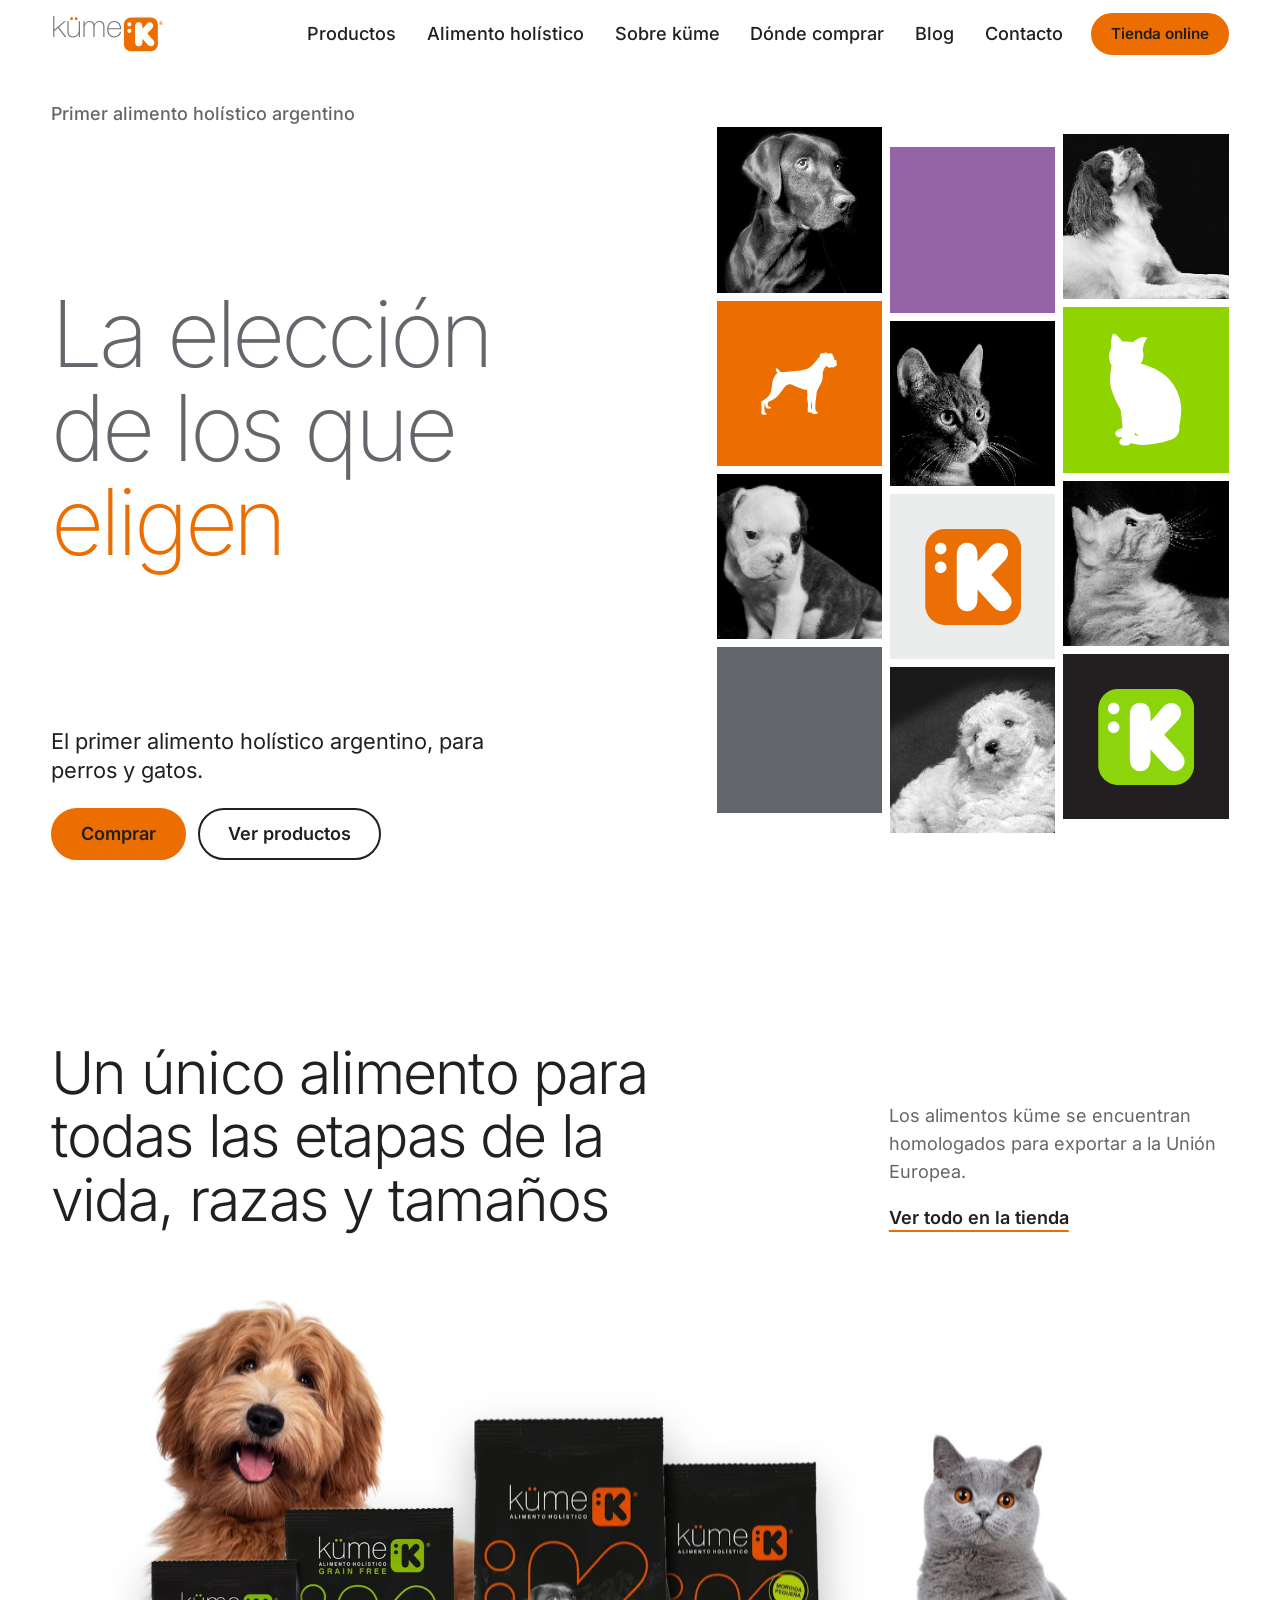
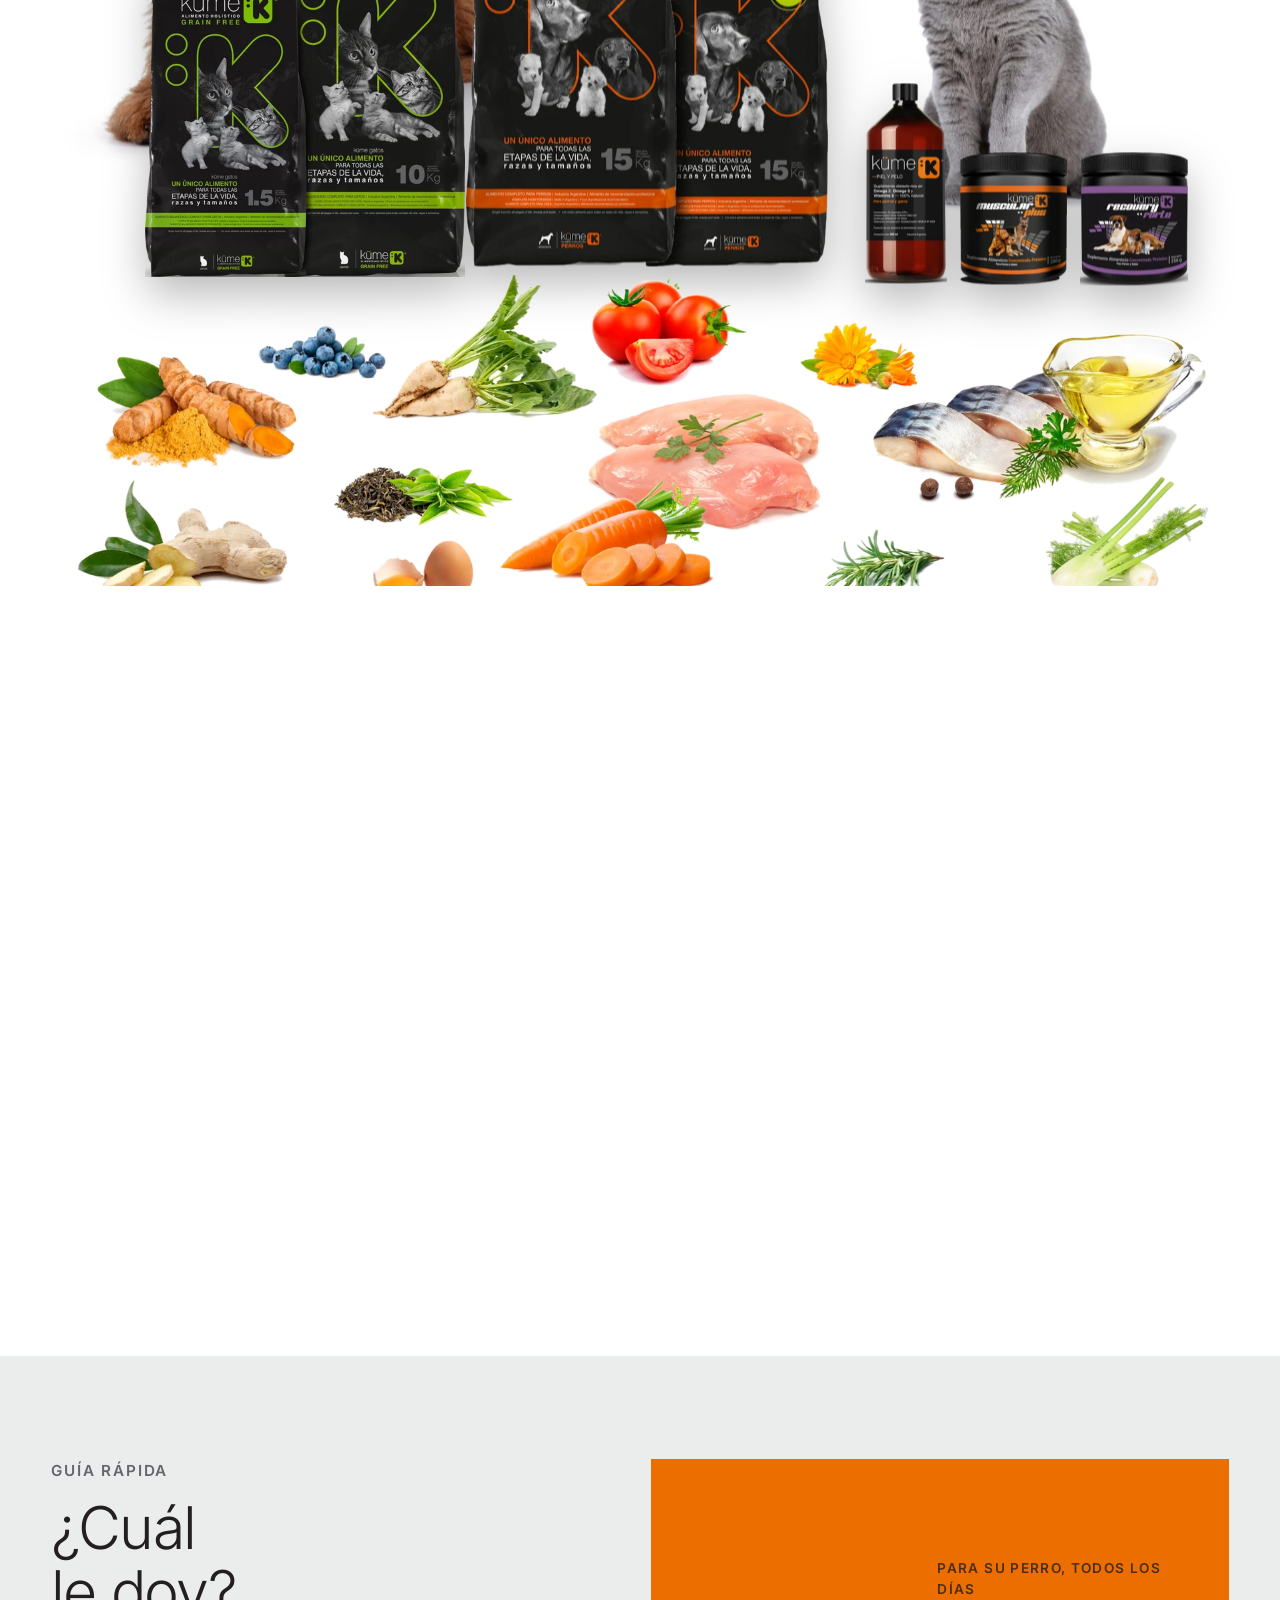
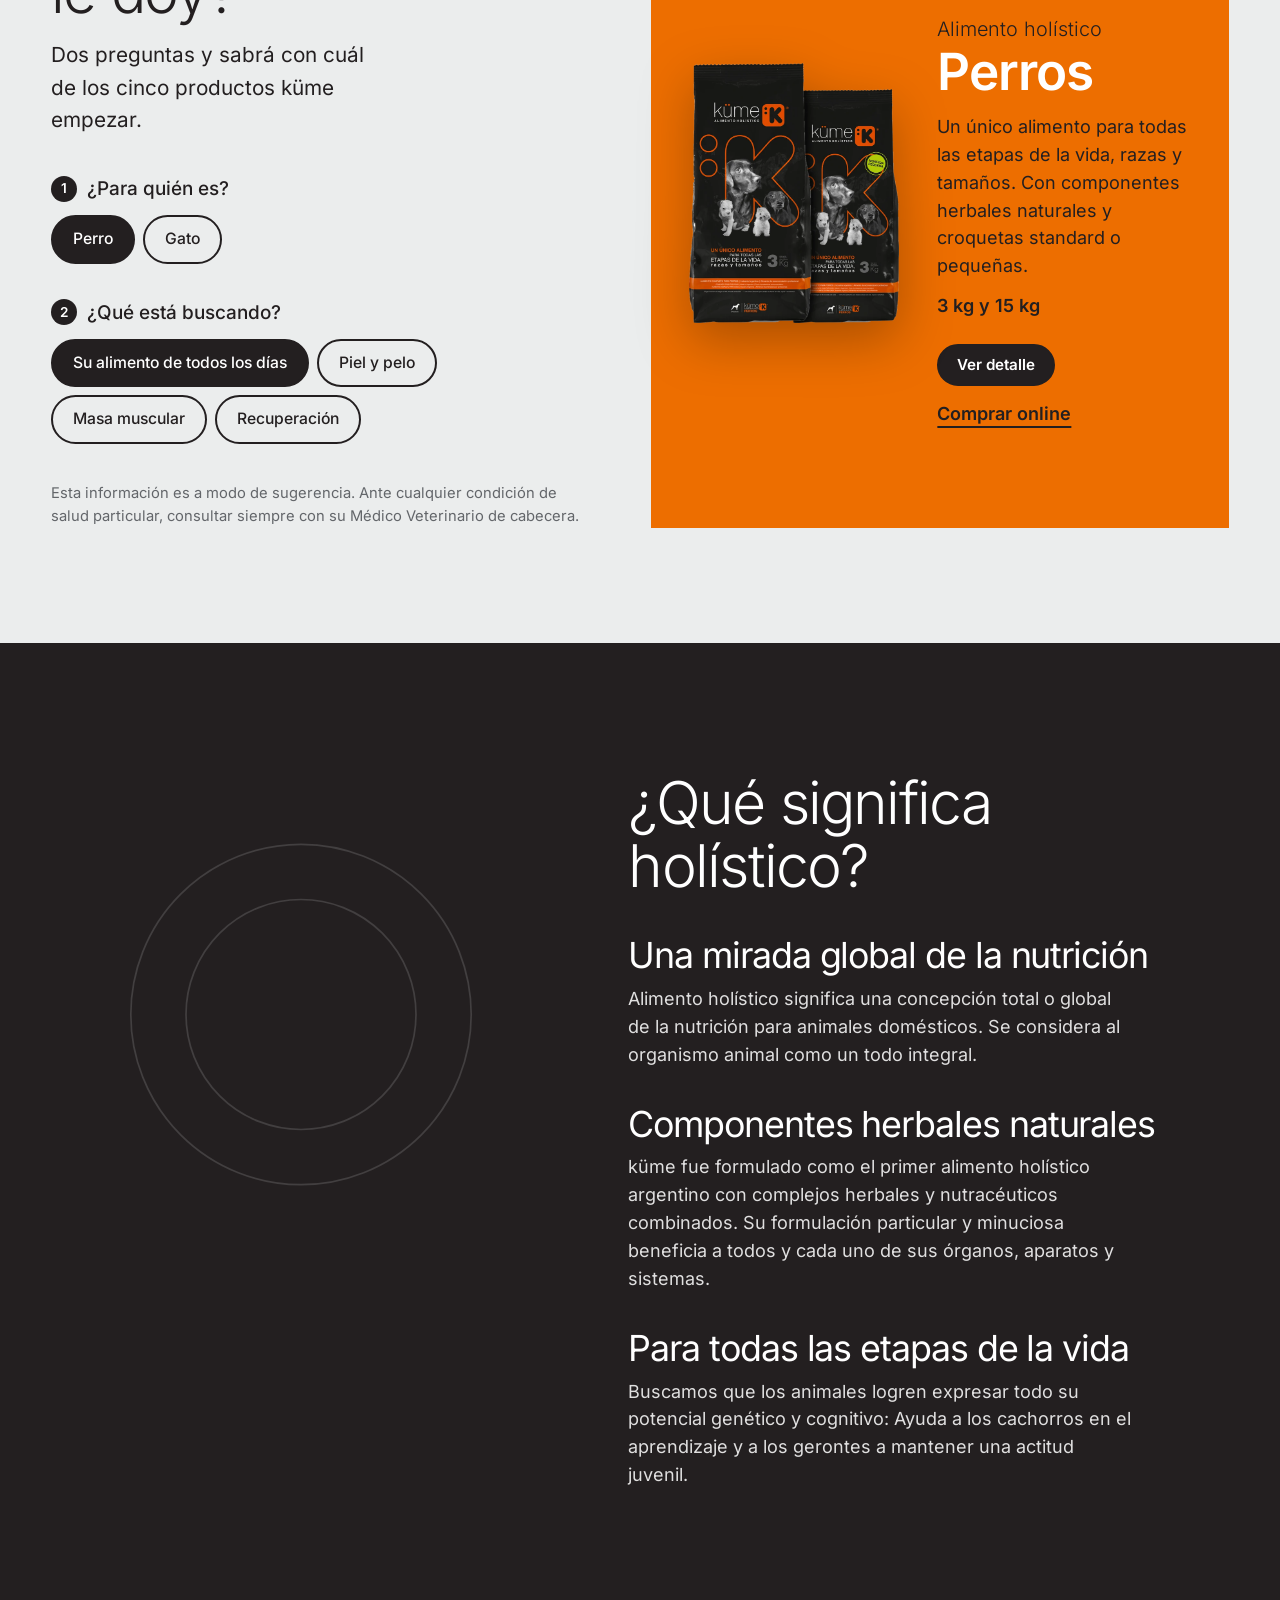
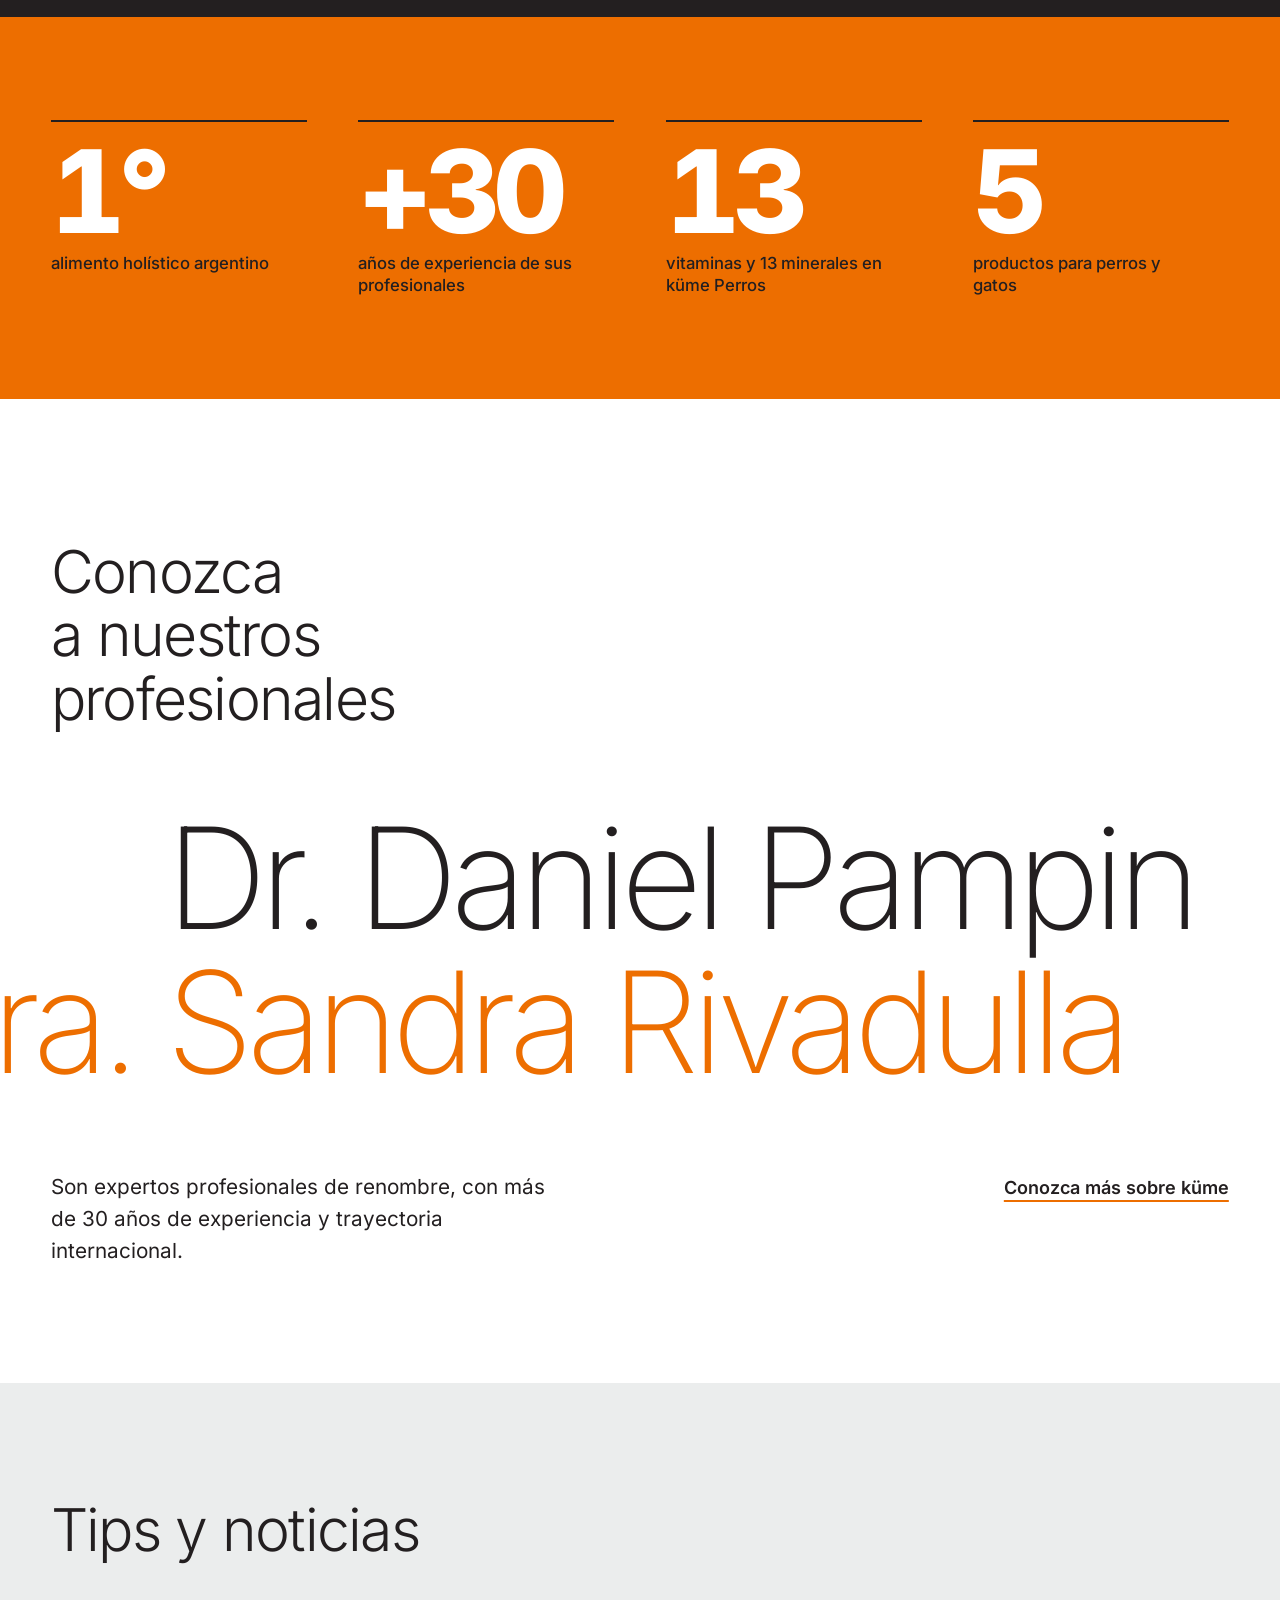
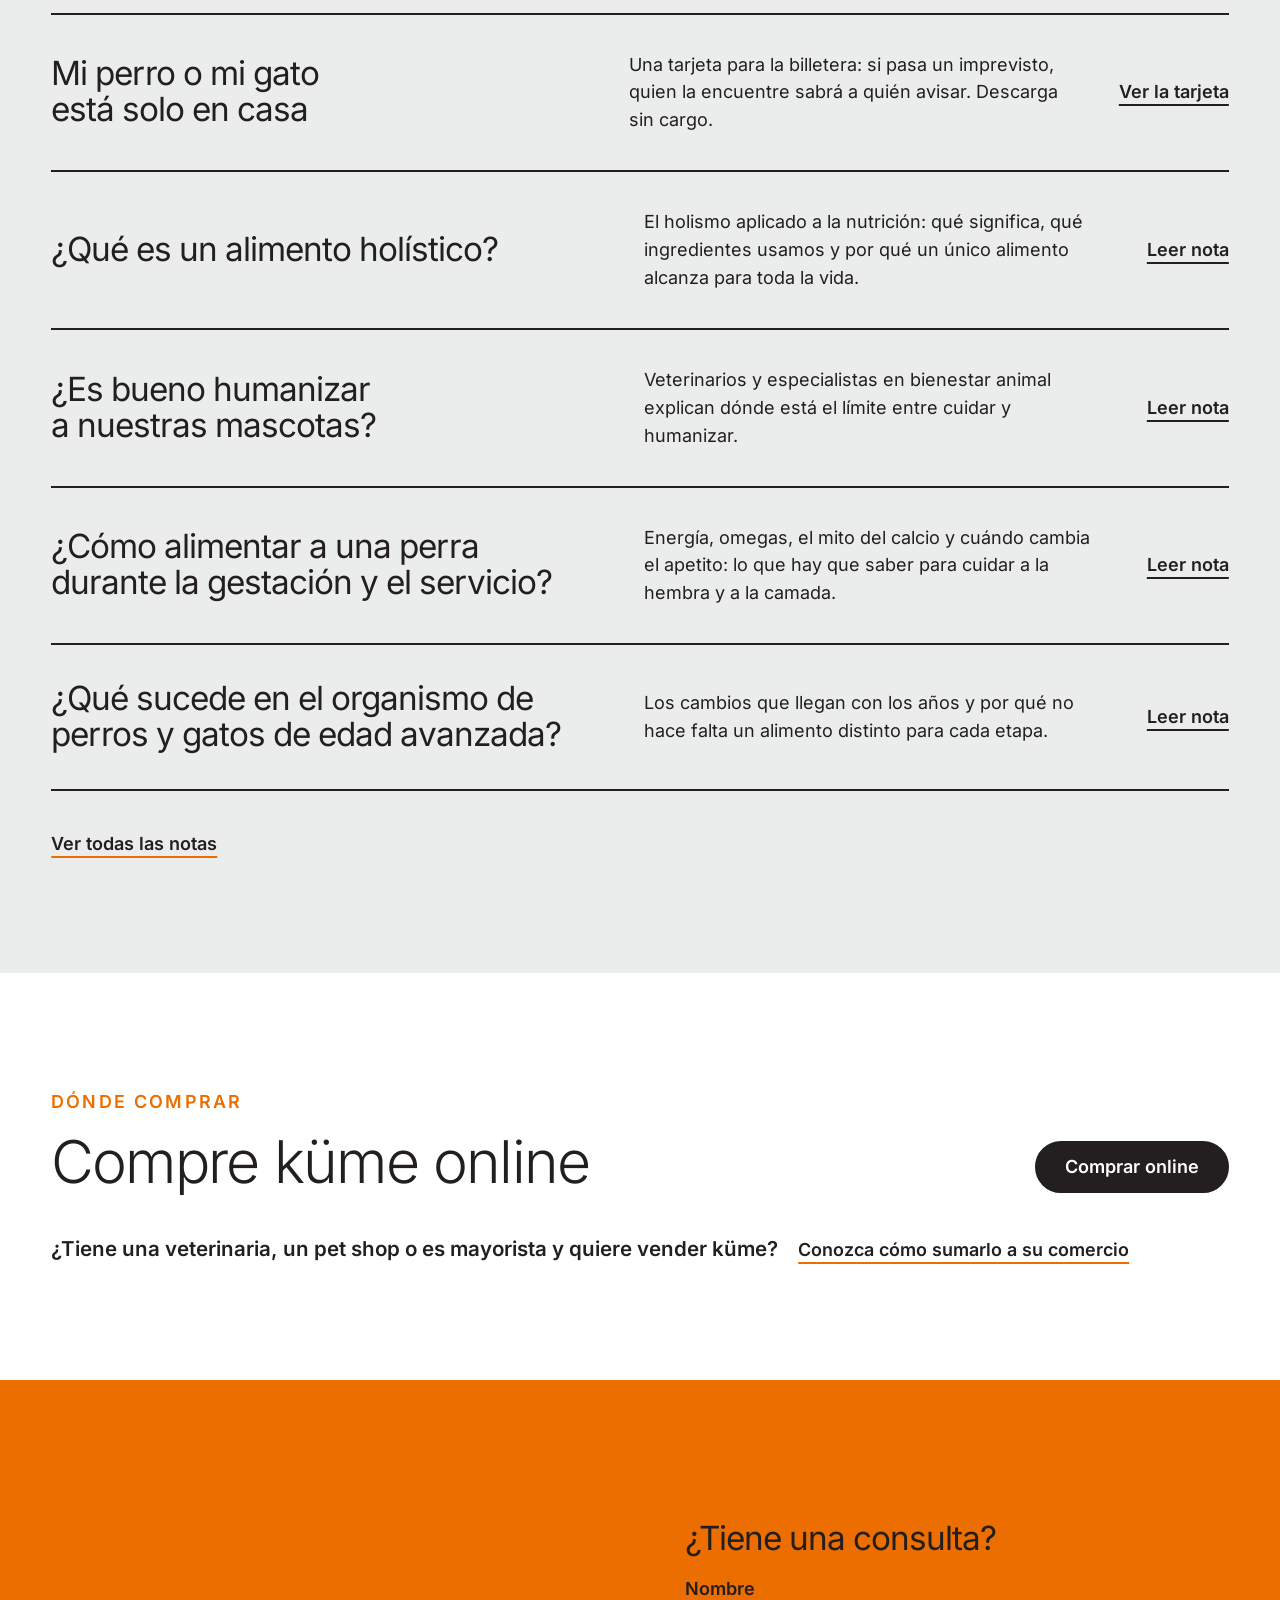
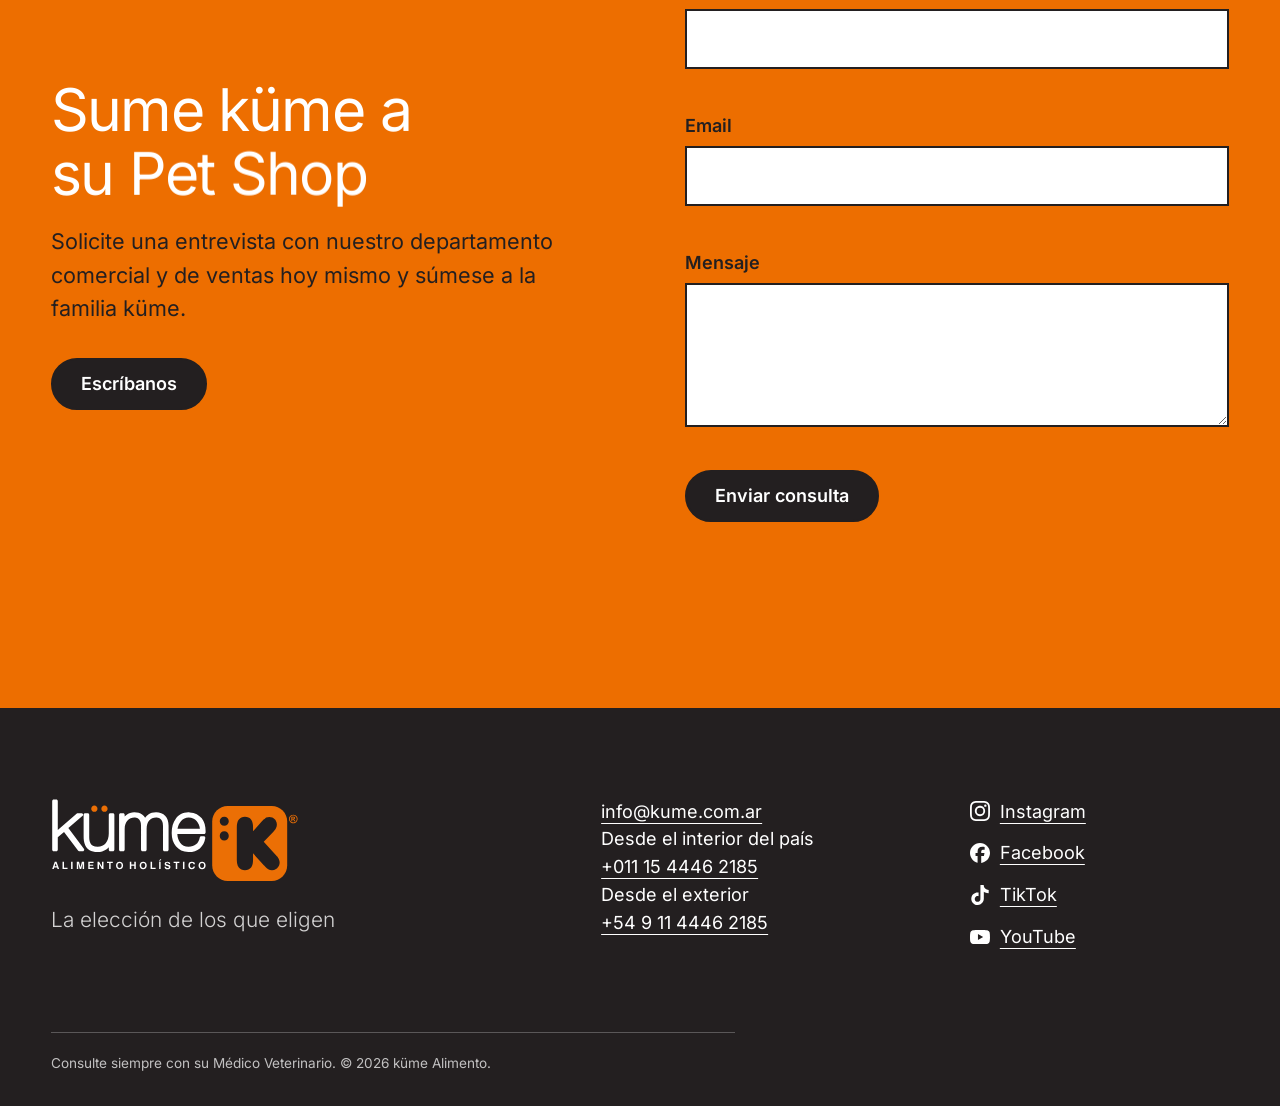
<file: index.html>
<!doctype html>
<html lang="es-AR">
<head>
  <meta charset="utf-8">
  <meta name="viewport" content="width=device-width, initial-scale=1">
  <title>küme | Alimento holístico para perros y gatos</title>
  <meta name="description" content="küme, el primer alimento holístico argentino para perros y gatos, con componentes herbales naturales. Conozca los productos y compre en la tienda online.">
  <link rel="canonical" href="https://kume.com.ar/">
  <meta property="og:url" content="https://kume.com.ar/">
  <meta property="og:image" content="https://kume.com.ar/assets/img/og.jpg">
  <meta property="og:image:width" content="1200">
  <meta property="og:image:height" content="630">
  <meta name="theme-color" content="#ffffff">

  <meta property="og:type" content="website">
  <meta property="og:site_name" content="küme Alimento">
  <meta property="og:title" content="küme | Alimento holístico para perros y gatos">
  <meta property="og:description" content="La elección de los que eligen. Primer alimento holístico argentino.">
  <meta property="og:locale" content="es_AR">
  <meta name="twitter:card" content="summary_large_image">

  <link rel="icon" href="assets/img/favicon.svg" type="image/svg+xml">
  <link rel="preload" href="assets/fonts/inter-latin-wght-normal.woff2" as="font" type="font/woff2" crossorigin>
  <link rel="stylesheet" href="assets/vendor/lenis.css">
  <link rel="stylesheet" href="assets/css/styles.css">

  <script>document.documentElement.classList.add('js');</script>
  <script type="application/ld+json">
  {
    "@context": "https://schema.org",
    "@type": "Organization",
    "name": "küme Alimento",
    "description": "Primer alimento holístico argentino para perros y gatos",
    "url": "https://kume.com.ar/",
    "email": "info@kume.com.ar",
    "telephone": "+54 9 11 4446-2185",
    "sameAs": ["https://www.instagram.com/kume.alimento/", "https://www.facebook.com/kume.alimento", "https://www.tiktok.com/@kume.alimento", "https://www.youtube.com/@kume.alimento"]
  }
  </script>
</head>
<body>
  <a class="skip" href="#contenido">Saltar al contenido</a>
  <div class="progress" aria-hidden="true"></div>

  <header class="site-header">
    <a class="brand" href="#inicio" aria-label="küme, ir al inicio">
      <img src="assets/img/logo-fino.svg" alt="küme" width="112" height="36">
    </a>

    <nav id="site-nav" class="site-nav" aria-label="Principal">
      <ul>
        <li><a href="#productos">Productos</a></li>
        <li><a href="#holistico">Alimento holístico</a></li>
        <li><a href="sobre-kume.html">Sobre küme</a></li>
        <li><a href="comprar.html">Dónde comprar</a></li>
        <li><a href="blog.html">Blog</a></li>
        <li><a href="#contacto">Contacto</a></li>
      </ul>
    </nav>

    <a class="btn btn--small" data-magnetic href="https://tienda.kume.com.ar/" target="_blank" rel="noopener">Tienda online</a>
    <button class="menu-btn" type="button" aria-expanded="false" aria-controls="site-nav">Menú</button>
  </header>

  <main id="contenido">

    <!-- HERO -->
    <section class="hero" id="inicio">
      <div class="hero__copy">
        <p class="hero__tag">Primer alimento holístico argentino</p>

        <h1 class="hero__slogan">
          <span class="hero__line">La elección</span>
          <span class="hero__line">de los que</span>
          <span class="hero__line hero__line--accent">eligen</span>
        </h1>

        <div class="hero__foot">
          <p class="hero__lead">El primer alimento holístico argentino, para perros y gatos.</p>
          <div class="hero__cta">
            <a class="btn" data-magnetic href="https://tienda.kume.com.ar/" target="_blank" rel="noopener">Comprar</a>
            <a class="btn btn--ghost" data-magnetic href="#productos">Ver productos</a>
          </div>
        </div>
      </div>

      <!-- Mosaico de tiles: guiño al folleto (fotos en blanco y negro + cuadrados de color) -->
      <div class="mosaic" aria-hidden="true">
        <div class="mosaic__col">
          <div class="tile tile--foto"><img src="assets/img/labrador.jpg" alt="" width="285" height="284"></div>
          <div class="tile tile--naranja"><img class="tile__icon" src="assets/img/silueta-perro.svg" alt=""></div>
          <div class="tile tile--foto"><img src="assets/img/bulldog.jpg" alt="" width="169" height="142"></div>
          <div class="tile tile--gris"></div>
        </div>
        <div class="mosaic__col">
          <div class="tile tile--violeta"></div>
          <div class="tile tile--foto"><img src="assets/img/gato.jpg" alt="" width="190" height="208"></div>
          <div class="tile tile--humo"><img class="tile__k" src="assets/img/k-naranja.svg" alt=""></div>
          <div class="tile tile--foto"><img src="assets/img/maltes.jpg" alt="" width="142" height="142"></div>
        </div>
        <div class="mosaic__col">
          <div class="tile tile--foto"><img src="assets/img/cavalier.jpg" alt="" width="190" height="192"></div>
          <div class="tile tile--verde"><img class="tile__icon" src="assets/img/silueta-gato.svg" alt=""></div>
          <div class="tile tile--foto"><img src="assets/img/gato-2.jpg" alt="" width="143" height="142"></div>
          <div class="tile tile--negro"><img class="tile__k" src="assets/img/k-verde.svg" alt=""></div>
        </div>
      </div>
    </section>


    <!-- PRODUCTOS -->
    <section class="products" id="productos" aria-labelledby="productos-titulo">
      <div class="products__intro">
        <h2 id="productos-titulo">Un único alimento para todas las etapas de la vida, razas y tamaños</h2>
        <div class="products__aside">
          <p class="products__note">Los alimentos küme se encuentran homologados para exportar a la Unión Europea.</p>
          <a class="link" href="https://tienda.kume.com.ar/" target="_blank" rel="noopener">Ver todo en la tienda</a>
        </div>
      </div>

      <div class="escena">
        <div class="escena__lienzo">
          <img class="escena__capa escena__animal escena__perro" src="assets/img/escena/perro.jpg" alt="" style="left:0.00%;top:0.00%;width:53.95%" data-depth="0.35" loading="lazy">
          <img class="escena__capa escena__animal escena__gato" src="assets/img/escena/gato.jpg" alt="" style="left:67.74%;top:12.37%;width:26.21%" data-depth="0.35" loading="lazy">
          <img class="escena__capa escena__prod" src="assets/img/escena/perros.webp" alt="küme Perros, bolsas de 15 kg de croqueta standard y mordida pequeña" style="left:35.97%;top:16.13%;width:29.23%" data-depth="0.15" loading="lazy">
          <img class="escena__capa escena__prod" src="assets/img/escena/gatos.webp" alt="küme Gatos, bolsas de 1,5 kg y 10 kg" style="left:10.08%;top:25.54%;width:25.81%" data-depth="0.2" loading="lazy">
          <img class="escena__capa escena__prod" src="assets/img/escena/omegas.webp" alt="küme Omegas 3 y 6" style="left:68.15%;top:44.35%;width:6.61%" data-depth="0.22" loading="lazy">
          <img class="escena__capa escena__prod" src="assets/img/escena/muscular.webp" alt="küme Muscular Plus, 250 g" style="left:75.81%;top:51.77%;width:8.63%" data-depth="0.22" loading="lazy">
          <img class="escena__capa escena__prod" src="assets/img/escena/recovery.webp" alt="küme Recovery Forte, 250 g" style="left:85.48%;top:51.77%;width:8.71%" data-depth="0.22" loading="lazy">
          <img class="escena__capa escena__ing" src="assets/img/escena/remolacha.webp" alt="" style="left:27.58%;top:61.88%;width:19.92%" data-depth="0.5" loading="lazy">
          <img class="escena__capa escena__ing" src="assets/img/escena/tomate.webp" alt="" style="left:44.48%;top:61.94%;width:14.88%" data-depth="0.5" loading="lazy">
          <img class="escena__capa escena__ing" src="assets/img/escena/pescado.webp" alt="" style="left:67.74%;top:65.48%;width:28.99%" data-depth="0.56" loading="lazy">
          <img class="escena__capa escena__ing" src="assets/img/escena/calendula.webp" alt="" style="left:61.57%;top:65.86%;width:12.02%" data-depth="0.56" loading="lazy">
          <img class="escena__capa escena__ing" src="assets/img/escena/arandanos.webp" alt="" style="left:18.67%;top:66.24%;width:11.41%" data-depth="0.57" loading="lazy">
          <img class="escena__capa escena__ing" src="assets/img/escena/curcuma.webp" alt="" style="left:4.84%;top:68.12%;width:18.99%" data-depth="0.6" loading="lazy">
          <img class="escena__capa escena__ing" src="assets/img/escena/pollo.webp" alt="" style="left:43.75%;top:71.29%;width:22.38%" data-depth="0.65" loading="lazy">
          <img class="escena__capa escena__ing" src="assets/img/escena/te.webp" alt="" style="left:23.83%;top:77.69%;width:17.30%" data-depth="0.75" loading="lazy">
          <img class="escena__capa escena__ing" src="assets/img/escena/hinojo.webp" alt="" style="left:80.81%;top:80.38%;width:16.29%" data-depth="0.8" loading="lazy">
          <img class="escena__capa escena__ing" src="assets/img/escena/zanahoria.webp" alt="" style="left:37.42%;top:80.97%;width:19.68%" data-depth="0.81" loading="lazy">
          <img class="escena__capa escena__ing" src="assets/img/escena/jengibre.webp" alt="" style="left:3.59%;top:81.40%;width:19.27%" data-depth="0.81" loading="lazy">
          <img class="escena__capa escena__ing" src="assets/img/escena/huevo.webp" alt="" style="left:26.94%;top:85.81%;width:11.29%" data-depth="0.88" loading="lazy">
          <img class="escena__capa escena__ing" src="assets/img/escena/romero.webp" alt="" style="left:62.54%;top:86.02%;width:13.06%" data-depth="0.89" loading="lazy">
        </div>
      </div>

      <ul class="panels" id="panels">
        <li class="panel panel--perros panel--naranja">
          <a class="panel__link" href="#producto-perros" data-detalle="perros" data-cursor aria-haspopup="dialog">
            <span class="panel__deco" aria-hidden="true"><img src="assets/img/silueta-perro.svg" alt=""></span>
            <span class="panel__pack"><img src="assets/img/pack-perros.webp" alt="" width="652" height="809" loading="lazy"></span>
            <span class="panel__body">
              <span class="panel__label">Alimento holístico</span>
              <span class="panel__title">Perros</span>
              <span class="panel__more"><span class="panel__more-in"><span class="panel__text">Con componentes herbales naturales. Croquetas standard y pequeñas.</span><span class="panel__pres">3 kg y 15 kg</span><span class="panel__go">Ver detalle</span></span></span>
            </span>
          </a>
        </li>
        <li class="panel panel--gatos panel--verde">
          <a class="panel__link" href="#producto-gatos" data-detalle="gatos" data-cursor aria-haspopup="dialog">
            <span class="panel__deco" aria-hidden="true"><img src="assets/img/silueta-gato.svg" alt=""></span>
            <span class="panel__pack"><img src="assets/img/pack-gatos.webp" alt="" width="761" height="880" loading="lazy"></span>
            <span class="panel__body">
              <span class="panel__label">Alimento holístico</span>
              <span class="panel__title">Gatos</span>
              <span class="panel__more"><span class="panel__more-in"><span class="panel__text">Grain free, libre de granos, con componentes herbales naturales.</span><span class="panel__pres">1,5 kg y 10 kg</span><span class="panel__go">Ver detalle</span></span></span>
            </span>
          </a>
        </li>
        <li class="panel panel--omegas panel--gris">
          <a class="panel__link" href="#producto-omegas" data-detalle="omegas" data-cursor aria-haspopup="dialog">
            <span class="panel__deco" aria-hidden="true"><img src="assets/img/silueta-perro.svg" alt=""><img src="assets/img/silueta-gato.svg" alt=""></span>
            <span class="panel__pack"><img src="assets/img/pack-omegas.webp" alt="" width="360" height="880" loading="lazy"></span>
            <span class="panel__body">
              <span class="panel__label">Suplemento dietario</span>
              <span class="panel__title">Omegas 3 y 6</span>
              <span class="panel__more"><span class="panel__more-in"><span class="panel__text">Con vitamina E, para perros y gatos.</span><span class="panel__pres">250 ml y 500 ml</span><span class="panel__go">Ver detalle</span></span></span>
            </span>
          </a>
        </li>
        <li class="panel panel--muscular-plus panel--violeta">
          <a class="panel__link" href="#producto-muscular-plus" data-detalle="muscular-plus" data-cursor aria-haspopup="dialog">
            <span class="panel__deco" aria-hidden="true"><img src="assets/img/silueta-perro.svg" alt=""><img src="assets/img/silueta-gato.svg" alt=""></span>
            <span class="panel__pack"><img src="assets/img/pack-muscular-plus.webp" alt="" width="333" height="412" loading="lazy"></span>
            <span class="panel__body">
              <span class="panel__label">Concentrado proteico en polvo</span>
              <span class="panel__title">Muscular Plus</span>
              <span class="panel__more"><span class="panel__more-in"><span class="panel__text">El suplemento proteico para el desarrollo y regeneración muscular - alta competencia -</span><span class="panel__pres">250 g</span><span class="panel__go">Ver detalle</span></span></span>
            </span>
          </a>
        </li>
        <li class="panel panel--recovery-forte panel--violeta">
          <a class="panel__link" href="#producto-recovery-forte" data-detalle="recovery-forte" data-cursor aria-haspopup="dialog">
            <span class="panel__deco" aria-hidden="true"><img src="assets/img/silueta-perro.svg" alt=""><img src="assets/img/silueta-gato.svg" alt=""></span>
            <span class="panel__pack"><img src="assets/img/pack-recovery-forte.webp" alt="" width="337" height="413" loading="lazy"></span>
            <span class="panel__body">
              <span class="panel__label">Concentrado proteico en polvo</span>
              <span class="panel__title">Recovery Forte</span>
              <span class="panel__more"><span class="panel__more-in"><span class="panel__text">Cuando hay razones específicas para reforzar la alimentación y la recuperación en adultos y cachorros.</span><span class="panel__pres">250 g</span><span class="panel__go">Ver detalle</span></span></span>
            </span>
          </a>
        </li>
      </ul>

      <!-- Controles del carrusel (celular y tablet) -->
      <div class="panels-nav" aria-hidden="true">
        <span class="panels-nav__count"><b>01</b> / 05</span>
        <span class="panels-nav__bar"><i></i></span>
        <span class="panels-nav__btns">
          <button type="button" class="panels-nav__btn" data-dir="-1" tabindex="-1" aria-label="Producto anterior">←</button>
          <button type="button" class="panels-nav__btn" data-dir="1" tabindex="-1" aria-label="Producto siguiente">→</button>
        </span>
      </div>
    </section>

    <!-- ALIMENTO HOLÍSTICO (scrollytelling) -->
    <!-- ===== Guía rápida: dos preguntas, un producto ===== -->
    <section class="guia" id="guia" aria-labelledby="guia-titulo">
      <div class="guia__head">
        <p class="eyebrow">Guía rápida</p>
        <h2 id="guia-titulo">¿Cuál le doy?</h2>
        <p class="guia__lead">Dos preguntas y sabrá con cuál de los cinco productos küme empezar.</p>
      </div>

      <div class="guia__form">
        <fieldset class="guia__group">
          <legend class="guia__legend"><b>1</b> ¿Para quién es?</legend>
          <div class="chips" role="radiogroup" aria-label="Tipo de mascota" data-grupo="mascota">
            <button class="chip" type="button" role="radio" aria-checked="true" data-valor="perro">Perro</button>
            <button class="chip" type="button" role="radio" aria-checked="false" data-valor="gato">Gato</button>
          </div>
        </fieldset>

        <fieldset class="guia__group">
          <legend class="guia__legend"><b>2</b> ¿Qué está buscando?</legend>
          <div class="chips" role="radiogroup" aria-label="Qué está buscando" data-grupo="objetivo">
            <button class="chip" type="button" role="radio" aria-checked="true" data-valor="diario">Su alimento de todos los días</button>
            <button class="chip" type="button" role="radio" aria-checked="false" data-valor="pelo">Piel y pelo</button>
            <button class="chip" type="button" role="radio" aria-checked="false" data-valor="muscular">Masa muscular</button>
            <button class="chip" type="button" role="radio" aria-checked="false" data-valor="recuperacion">Recuperación</button>
          </div>
        </fieldset>
      </div>

      <!-- Resultado: se renderiza ya resuelto (perro + diario) para que funcione sin JS -->
      <output class="guia__out guia__out--naranja" id="guia-resultado" aria-live="polite">
        <span class="guia__pack"><img id="guia-img" src="assets/img/pack-perros.webp" alt="" width="652" height="809" loading="lazy"></span>
        <span class="guia__info">
          <span class="guia__para">Para su perro, todos los días</span>
          <span class="guia__label" id="guia-label">Alimento holístico</span>
          <span class="guia__title" id="guia-title">Perros</span>
          <span class="guia__text" id="guia-text">Un único alimento para todas las etapas de la vida, razas y tamaños. Con componentes herbales naturales y croquetas standard o pequeñas.</span>
          <span class="guia__pres" id="guia-pres">3 kg y 15 kg</span>
          <span class="guia__actions">
            <a class="btn btn--dark btn--small" id="guia-detalle" href="#producto-perros" data-detalle="perros" aria-haspopup="dialog">Ver detalle</a>
            <a class="link" href="https://tienda.kume.com.ar/" target="_blank" rel="noopener">Comprar online</a>
          </span>
        </span>
      </output>

      <p class="guia__nota">Esta información es a modo de sugerencia. Ante cualquier condición de salud particular, consultar siempre con su Médico Veterinario de cabecera.</p>
    </section>

    <section class="story" id="holistico" aria-labelledby="holistico-titulo">
      <div class="story__inner">
        <div class="story__art">
          <svg class="flor" viewBox="0 0 400 500" role="img" aria-labelledby="flor-t">
            <title id="flor-t">Una flor que crece: en el centro, el animal como un todo integral; en sus pétalos, células, órganos, aparatos y sistemas, aspecto cognitivo y medio ambiente.</title>
            <g class="flor__rings" aria-hidden="true">
              <circle cx="200" cy="150" r="148"/>
              <circle cx="200" cy="150" r="100"/>
            </g>
            <path class="flor__stem" pathLength="1" d="M200 480C198 420 204 300 200 186"/>
            <path class="flor__leaf flor__leaf--l1" d="M200 430C150 425 105 395 90 345c55 0 100 35 110 85Z"/>
            <path class="flor__leaf flor__leaf--r1" d="M200 430c50-5 95-35 110-85-55 0-100 35-110 85Z"/>
            <path class="flor__leaf flor__leaf--l2" d="M200 350c-42-5-76-31-87-70 46 2 80 28 87 70Z"/>
            <path class="flor__leaf flor__leaf--r2" d="M200 350c42-5 76-31 87-70-46 2-80 28-87 70Z"/>
            <g class="flor__petals">
              <g class="flor__rot" transform="rotate(0 200 150)"><path class="petal" style="--i:0" d="M200 150C176 126 178 90 200 72C222 90 224 126 200 150Z"/></g><g class="flor__rot" transform="rotate(72 200 150)"><path class="petal petal--alt" style="--i:1" d="M200 150C176 126 178 90 200 72C222 90 224 126 200 150Z"/></g><g class="flor__rot" transform="rotate(144 200 150)"><path class="petal" style="--i:2" d="M200 150C176 126 178 90 200 72C222 90 224 126 200 150Z"/></g><g class="flor__rot" transform="rotate(216 200 150)"><path class="petal petal--alt" style="--i:3" d="M200 150C176 126 178 90 200 72C222 90 224 126 200 150Z"/></g><g class="flor__rot" transform="rotate(288 200 150)"><path class="petal" style="--i:4" d="M200 150C176 126 178 90 200 72C222 90 224 126 200 150Z"/></g>
            </g>
            <g class="flor__center">
              <circle cx="200" cy="150" r="36"/>
              <text x="200" y="146">Un todo</text>
              <text x="200" y="161">integral</text>
            </g>
            <g class="flor__labels" aria-hidden="true">
              <text class="flor__label" style="--i:0"><tspan x="200" y="42">Células</tspan></text><text class="flor__label" style="--i:1"><tspan x="307" y="119">Órganos</tspan></text><text class="flor__label" style="--i:2"><tspan x="266" y="238">Aparatos</tspan><tspan x="266" y="252">y sistemas</tspan></text><text class="flor__label" style="--i:3"><tspan x="134" y="238">Aspecto</tspan><tspan x="134" y="252">cognitivo</tspan></text><text class="flor__label" style="--i:4"><tspan x="93" y="112">Medio</tspan><tspan x="93" y="126">ambiente</tspan></text>
            </g>
          </svg>
        </div>

        <div class="story__copy">
          <h2 id="holistico-titulo">¿Qué significa holístico?</h2>
          <div class="story__steps">
            <div class="step">
              <h3>Una mirada global de la nutrición</h3>
              <p>Alimento holístico significa una concepción total o global de la nutrición para animales domésticos. Se considera al organismo animal como un todo integral.</p>
            </div>
            <div class="step">
              <h3>Componentes herbales naturales</h3>
              <p>küme fue formulado como el primer alimento holístico argentino con complejos herbales y nutracéuticos combinados. Su formulación particular y minuciosa beneficia a todos y cada uno de sus órganos, aparatos y sistemas.</p>
            </div>
            <div class="step">
              <h3>Para todas las etapas de la vida</h3>
              <p>Buscamos que los animales logren expresar todo su potencial genético y cognitivo: Ayuda a los cachorros en el aprendizaje y a los gerontes a mantener una actitud juvenil.</p>
            </div>
          </div>
        </div>
      </div>
    </section>

    <!-- küme en números (v3): conteo + peso variable -->
    <section class="stats" aria-labelledby="stats-titulo">
      <h2 id="stats-titulo" class="sr-only">küme en números</h2>
      <ul class="stats__list">
        <li class="stat"><b class="stat__n" data-count="1" data-suffix="°">1°</b><span class="stat__t">alimento holístico argentino</span></li>
        <li class="stat"><b class="stat__n" data-count="30" data-prefix="+">+30</b><span class="stat__t">años de experiencia de sus profesionales</span></li>
        <li class="stat"><b class="stat__n" data-count="13">13</b><span class="stat__t">vitaminas y 13 minerales en küme Perros</span></li>
        <li class="stat"><b class="stat__n" data-count="5">5</b><span class="stat__t">productos para perros y gatos</span></li>
      </ul>
    </section>

    <!-- PROFESIONALES -->
    <section class="pros" id="profesionales" aria-labelledby="profesionales-titulo">
      <h2 id="profesionales-titulo" class="pros__title">Conozca a nuestros profesionales</h2>
      <div class="pros__names">
        <p class="pros__line pros__line--a">Dr. Daniel Pampin</p>
        <p class="pros__line pros__line--b">Dra. Sandra Rivadulla</p>
      </div>
      <div class="pros__foot">
        <p>Son expertos profesionales de renombre, con más de 30 años de experiencia y trayectoria internacional.</p>
        <a class="link" href="sobre-kume.html">Conozca más sobre küme</a>
      </div>
    </section>

    <!-- BLOG -->

    <section class="news" id="novedades" aria-labelledby="novedades-titulo">
      <h2 id="novedades-titulo">Tips y noticias</h2>
      <ul class="news__list">
        <li>
          <a class="news__row" href="tarjeta.html" data-cursor>
            <h3>Mi perro o mi gato está solo en casa</h3>
            <p>Una tarjeta para la billetera: si pasa un imprevisto, quien la encuentre sabrá a quién avisar. Descarga sin cargo.</p>
            <span class="news__go">Ver la tarjeta</span>
          </a>
        </li>
        <li>
          <a class="news__row" href="nota-que-es-un-alimento-holistico.html" data-cursor>
            <h3>¿Qué es un alimento holístico?</h3>
            <p>El holismo aplicado a la nutrición: qué significa, qué ingredientes usamos y por qué un único alimento alcanza para toda la vida.</p>
            <span class="news__go">Leer nota</span>
          </a>
        </li>
        <li>
          <a class="news__row" href="nota-humanizar-mascotas.html" data-cursor>
            <h3>¿Es bueno humanizar a nuestras mascotas?</h3>
            <p>Veterinarios y especialistas en bienestar animal explican dónde está el límite entre cuidar y humanizar.</p>
            <span class="news__go">Leer nota</span>
          </a>
        </li>
        <li>
          <a class="news__row" href="nota-gestacion-y-servicio.html" data-cursor>
            <h3>¿Cómo alimentar a una perra durante la gestación y el servicio?</h3>
            <p>Energía, omegas, el mito del calcio y cuándo cambia el apetito: lo que hay que saber para cuidar a la hembra y a la camada.</p>
            <span class="news__go">Leer nota</span>
          </a>
        </li>
        <li>
          <a class="news__row" href="nota-edad-avanzada.html" data-cursor>
            <h3>¿Qué sucede en el organismo de perros y gatos de edad avanzada?</h3>
            <p>Los cambios que llegan con los años y por qué no hace falta un alimento distinto para cada etapa.</p>
            <span class="news__go">Leer nota</span>
          </a>
        </li>
      </ul>
      <p class="news__all"><a class="link" href="blog.html">Ver todas las notas</a></p>
    </section>

    <!-- CONTACTO -->
    <!-- ===== Dónde comprar ===== -->
    <section class="stores" id="donde-comprar" aria-labelledby="stores-titulo">
      <div class="stores__head">
        <div>
          <p class="eyebrow">Dónde comprar</p>
          <h2 id="stores-titulo">Compre küme online</h2>
        </div>
        <a class="btn btn--dark" href="https://tienda.kume.com.ar/" target="_blank" rel="noopener" data-magnetic>Comprar online</a>
      </div>

      <div class="stores__cta">
        <p>¿Tiene una veterinaria, un pet shop o es mayorista y quiere vender küme?</p>
        <a class="link" href="comprar.html#comercios">Conozca cómo sumarlo a su comercio</a>
      </div>
    </section>

    <section class="contact" id="contacto" aria-labelledby="contacto-titulo">
      <div class="contact__lead">
        <h2 id="contacto-titulo">Sume küme a su Pet Shop</h2>
        <p>Solicite una entrevista con nuestro departamento comercial y de ventas hoy mismo y súmese a la familia küme.</p>
        <a class="btn btn--dark" data-magnetic href="mailto:info@kume.com.ar">Escríbanos</a>
      </div>

      <form class="form" id="form-contacto" action="contacto.php" method="post" novalidate>
        <h3>¿Tiene una consulta?</h3>
        <div class="field">
          <label for="nombre">Nombre</label>
          <input id="nombre" name="nombre" type="text" autocomplete="name" required>
          <span class="field__error" data-error-for="nombre"></span>
        </div>
        <div class="field">
          <label for="email">Email</label>
          <input id="email" name="email" type="email" autocomplete="email" required>
          <span class="field__error" data-error-for="email"></span>
        </div>
        <div class="field">
          <label for="mensaje">Mensaje</label>
          <textarea id="mensaje" name="mensaje" rows="4" required></textarea>
          <span class="field__error" data-error-for="mensaje"></span>
        </div>
        <div class="field field--trampa" aria-hidden="true">
          <label for="web">No completar</label>
          <input id="web" name="web" type="text" tabindex="-1" autocomplete="off">
        </div>
        <button class="btn btn--dark" type="submit">Enviar consulta</button>
        <p class="form__status" role="status" aria-live="polite"></p>
      </form>
    </section>
  </main>

  <footer class="site-footer">
    <div class="site-footer__cols">
      <div>
        <img class="site-footer__logo" src="assets/img/logo-bold-blanco.svg" alt="küme, alimento holístico" width="250" height="86" loading="lazy">
        <p class="site-footer__slogan">La elección de los que eligen</p>
      </div>
      <address>
        <a href="mailto:info@kume.com.ar">info@kume.com.ar</a><br>
        Desde el interior del país<br>
        <a href="tel:+5491144462185">+011 15 4446 2185</a><br>
        Desde el exterior<br>
        <a href="tel:+5491144462185">+54 9 11 4446 2185</a>
      </address>
      <ul class="site-footer__social">
        <li><a href="https://www.instagram.com/kume.alimento/" target="_blank" rel="noopener"><svg class="soc-ic" viewBox="0 0 24 24" aria-hidden="true" focusable="false"><path d="M7.0301.084c-1.2768.0602-2.1487.264-2.911.5634-.7888.3075-1.4575.72-2.1228 1.3877-.6652.6677-1.075 1.3368-1.3802 2.127-.2954.7638-.4956 1.6365-.552 2.914-.0564 1.2775-.0689 1.6882-.0626 4.947.0062 3.2586.0206 3.6671.0825 4.9473.061 1.2765.264 2.1482.5635 2.9107.308.7889.72 1.4573 1.388 2.1228.6679.6655 1.3365 1.0743 2.1285 1.38.7632.295 1.6361.4961 2.9134.552 1.2773.056 1.6884.069 4.9462.0627 3.2578-.0062 3.668-.0207 4.9478-.0814 1.28-.0607 2.147-.2652 2.9098-.5633.7889-.3086 1.4578-.72 2.1228-1.3881.665-.6682 1.0745-1.3378 1.3795-2.1284.2957-.7632.4966-1.636.552-2.9124.056-1.2809.0692-1.6898.063-4.948-.0063-3.2583-.021-3.6668-.0817-4.9465-.0607-1.2797-.264-2.1487-.5633-2.9117-.3084-.7889-.72-1.4568-1.3876-2.1228C21.2982 1.33 20.628.9208 19.8378.6165 19.074.321 18.2017.1197 16.9244.0645 15.6471.0093 15.236-.005 11.977.0014 8.718.0076 8.31.0215 7.0301.0839m.1402 21.6932c-1.17-.0509-1.8053-.2453-2.2287-.408-.5606-.216-.96-.4771-1.3819-.895-.422-.4178-.6811-.8186-.9-1.378-.1644-.4234-.3624-1.058-.4171-2.228-.0595-1.2645-.072-1.6442-.079-4.848-.007-3.2037.0053-3.583.0607-4.848.05-1.169.2456-1.805.408-2.2282.216-.5613.4762-.96.895-1.3816.4188-.4217.8184-.6814 1.3783-.9003.423-.1651 1.0575-.3614 2.227-.4171 1.2655-.06 1.6447-.072 4.848-.079 3.2033-.007 3.5835.005 4.8495.0608 1.169.0508 1.8053.2445 2.228.408.5608.216.96.4754 1.3816.895.4217.4194.6816.8176.9005 1.3787.1653.4217.3617 1.056.4169 2.2263.0602 1.2655.0739 1.645.0796 4.848.0058 3.203-.0055 3.5834-.061 4.848-.051 1.17-.245 1.8055-.408 2.2294-.216.5604-.4763.96-.8954 1.3814-.419.4215-.8181.6811-1.3783.9-.4224.1649-1.0577.3617-2.2262.4174-1.2656.0595-1.6448.072-4.8493.079-3.2045.007-3.5825-.006-4.848-.0608M16.953 5.5864A1.44 1.44 0 1 0 18.39 4.144a1.44 1.44 0 0 0-1.437 1.4424M5.8385 12.012c.0067 3.4032 2.7706 6.1557 6.173 6.1493 3.4026-.0065 6.157-2.7701 6.1506-6.1733-.0065-3.4032-2.771-6.1565-6.174-6.1498-3.403.0067-6.156 2.771-6.1496 6.1738M8 12.0077a4 4 0 1 1 4.008 3.9921A3.9996 3.9996 0 0 1 8 12.0077"/></svg><span>Instagram</span></a></li>
        <li><a href="https://www.facebook.com/kume.alimento" target="_blank" rel="noopener"><svg class="soc-ic" viewBox="0 0 24 24" aria-hidden="true" focusable="false"><path d="M9.101 23.691v-7.98H6.627v-3.667h2.474v-1.58c0-4.085 1.848-5.978 5.858-5.978.401 0 .955.042 1.468.103a8.68 8.68 0 0 1 1.141.195v3.325a8.623 8.623 0 0 0-.653-.036 26.805 26.805 0 0 0-.733-.009c-.707 0-1.259.096-1.675.309a1.686 1.686 0 0 0-.679.622c-.258.42-.374.995-.374 1.752v1.297h3.919l-.386 2.103-.287 1.564h-3.246v8.245C19.396 23.238 24 18.179 24 12.044c0-6.627-5.373-12-12-12s-12 5.373-12 12c0 5.628 3.874 10.35 9.101 11.647Z"/></svg><span>Facebook</span></a></li>
        <li><a href="https://www.tiktok.com/@kume.alimento" target="_blank" rel="noopener"><svg class="soc-ic" viewBox="0 0 24 24" aria-hidden="true" focusable="false"><path d="M12.525.02c1.31-.02 2.61-.01 3.91-.02.08 1.53.63 3.09 1.75 4.17 1.12 1.11 2.7 1.62 4.24 1.79v4.03c-1.44-.05-2.89-.35-4.2-.97-.57-.26-1.1-.59-1.62-.93-.01 2.92.01 5.84-.02 8.75-.08 1.4-.54 2.79-1.35 3.94-1.31 1.92-3.58 3.17-5.91 3.21-1.43.08-2.86-.31-4.08-1.03-2.02-1.19-3.44-3.37-3.65-5.71-.02-.5-.03-1-.01-1.49.18-1.9 1.12-3.72 2.58-4.96 1.66-1.44 3.98-2.13 6.15-1.72.02 1.48-.04 2.96-.04 4.44-.99-.32-2.15-.23-3.02.37-.63.41-1.11 1.04-1.36 1.75-.21.51-.15 1.07-.14 1.61.24 1.64 1.82 3.02 3.5 2.87 1.12-.01 2.19-.66 2.77-1.61.19-.33.4-.67.41-1.06.1-1.79.06-3.57.07-5.36.01-4.03-.01-8.05.02-12.07z"/></svg><span>TikTok</span></a></li>
        <li><a href="https://www.youtube.com/@kume.alimento" target="_blank" rel="noopener"><svg class="soc-ic" viewBox="0 0 24 24" aria-hidden="true" focusable="false"><path d="M23.498 6.186a3.016 3.016 0 0 0-2.122-2.136C19.505 3.545 12 3.545 12 3.545s-7.505 0-9.377.505A3.017 3.017 0 0 0 .502 6.186C0 8.07 0 12 0 12s0 3.93.502 5.814a3.016 3.016 0 0 0 2.122 2.136c1.871.505 9.376.505 9.376.505s7.505 0 9.377-.505a3.015 3.015 0 0 0 2.122-2.136C24 15.93 24 12 24 12s0-3.93-.502-5.814zM9.545 15.568V8.432L15.818 12l-6.273 3.568z"/></svg><span>YouTube</span></a></li>
      </ul>
    </div>
    <p class="site-footer__legal">Consulte siempre con su Médico Veterinario. © 2026 küme Alimento.</p>
  </footer>

  <!-- DETALLE DE PRODUCTO (panel lateral) -->
  <dialog class="detail" id="detalle" aria-label="Detalle de producto">
    <div class="detail__scroll" data-lenis-prevent>
      <div class="detail__bar">
        <nav class="detail__nav" aria-label="Productos"><ul><li><button type="button" data-producto="perros">Perros</button></li><li><button type="button" data-producto="gatos">Gatos</button></li><li><button type="button" data-producto="omegas">Omegas 3 y 6</button></li><li><button type="button" data-producto="muscular-plus">Muscular Plus</button></li><li><button type="button" data-producto="recovery-forte">Recovery Forte</button></li></ul></nav>
        <button class="detail__close" type="button">Cerrar</button>
      </div>
      <article class="detail__item detail__item--naranja" id="det-perros" hidden aria-labelledby="det-perros-t">
        <header class="detail__hero">
          <span class="detail__deco" aria-hidden="true"><img src="assets/img/silueta-perro.svg" alt=""></span>
          <div class="detail__hero-text">
            <p class="detail__label">Alimento holístico</p>
            <h2 id="det-perros-t">Perros</h2>
            <p class="detail__lead">Con componentes herbales naturales.</p>
            <ul class="detail__chips"><li>3 kg y 15 kg</li><li>Croquetas standard y pequeñas</li></ul>
            <a class="btn btn--dark" href="https://tienda.kume.com.ar/" target="_blank" rel="noopener">Compre online</a>
          </div>
          <span class="detail__pack"><img src="assets/img/pack-perros.webp" alt="Bolsas de alimento küme Perros, croqueta standard y mordida pequeña" width="652" height="809"></span>
        </header>
        <div class="detail__body">
          <section class="detail__sec"><h3>Beneficios</h3><dl class="benefits"><div><dt>Alta digestibilidad</dt><dd>Formulado con materias primas cuidadosamente seleccionadas que cubren la totalidad de los requerimientos nutricionales del animal, con menor consumo y producción de heces más pequeñas.</dd></div><div><dt>Sabor natural</dt><dd>Con el sabor de los ingredientes que lo componen. Sin saborizantes ni colorantes artificiales. Altamente palatable.</dd></div><div><dt>Salud intestinal</dt><dd>La presencia de prebióticos (pulpa de remolacha), zeolita y una adecuada relación entre fibras solubles e insolubles (fructooliosacáridos – FOS y mananooligosacáridos – MOS), ayuda a regular el tránsito intestinal y contribuye a mantener saludable el ecosistema colónico (bifidobacter y lactobacilos).</dd></div><div><dt>Salud articular</dt><dd>Formulado con glucosamina, condroitin sulfato, vitamina C, ascorbato de manganeso y zinc que contribuyen a proteger la salud osteoarticular del animal.</dd></div><div><dt>Salud bucal</dt><dd>Con pirofosfato ácido de sodio que ayuda a prevenir la formación del sarro dental y la halitosis (mal aliento).</dd></div><div><dt>Salud inmunológica</dt><dd>Los nucleótidos de levadura actúan como estimulantes de las defensas que posibilitan una mayor tasa de anticuerpos post-vacunal, y una mayor y mejor respuesta inmunitaria ante el stress o enfermedad, éstos ayudan a reforzar la salud inmunológica.</dd></div><div><dt>Control de gases y olores</dt><dd>Posee componentes herbales y minerales (extracto de Yucca schidigera, hinojo y acetato de zinc) que ayudan a controlar la formación de gases en el tracto gastrointestinal y olores desagradables en las deposiciones.</dd></div><div><dt>Compuestos y antioxidantes naturales herbales</dt><dd>Captan los radicales libres responsables del envejecimiento celular. Extracto de caléndula, hinojo, jengibre, cúrcuma, marigold, polifenoles del té verde, licopeno, extracto de romero, moringa y canela.</dd></div><div><dt>Longevidad</dt><dd>Posee un pool de antioxidantes naturales que captan los radicales libres responsables del envejecimiento celular, ellos son: Antioxidantes hidrosolubles (marigold, polifenoles del té verde, taurina, vitamina C) y antioxidantes liposolubles (licopenos, extracto de romero, betacarotenos, vitamina E).</dd></div><div><dt>Vita Forte 13</dt><dd>Ayudan a mantener el correcto estado de la estructura y masa corporal del animal. 13 vitaminas y 13 minerales.</dd></div><div><dt>Salud dermatológica</dt><dd>Contiene en su composición: Biotina que favorece el mantenimiento de una piel bien humectada y con una correcta barrera lipídica. Zinc – metionina que contribuye a mantener la vitalidad del manto piloso. Omega 3 de reconocido efecto antiinflamatorio natural. Omega 6 que promueve la calidad del pelo y la elasticidad de la piel. Vitamina A que contribuye a mantener la salud epitelial óptima.</dd></div></dl></section>
          <section class="detail__sec"><h3>Análisis nutricional</h3><table class="analysis"><tbody><tr><th scope="row">Humedad (máx.)</th><td>10%</td></tr><tr><th scope="row">Proteína bruta (mín.)</th><td>28%</td></tr><tr><th scope="row">Extracto etéreo</th><td>16%</td></tr><tr><th scope="row">Fibras (máx.)</th><td>4%</td></tr><tr><th scope="row">Materia mineral (máx.)</th><td>10%</td></tr><tr><th scope="row">Calcio (mín. – máx.)</th><td>1,1% – 1,3%</td></tr><tr><th scope="row">Fósforo (mín. – máx.)</th><td>0,9% – 1,1%</td></tr><tr><th scope="row">Relación Omega 6 / Omega 3</th><td>4/1</td></tr><tr><th scope="row">Cenizas insolubles en ácido clorhídrico (máx. en materia seca)</th><td>2,2%</td></tr></tbody></table></section>
          <details class="detail__ingr"><summary>Ingredientes</summary><p>Harina de pollo (vísceras), arroz, gluten meal, aceite de pollo, pulpa de remolacha, mananooligosacáridos (MOS), aceite de pescado (fuente de ácidos grasos omega 3 de origen marino), nucleótidos de levadura, hidrolizado proteico de hígado de pollo, levadura de cerveza, aceite de girasol, huevo en polvo, sal iodada, cloruro de potasio, tocoferoles mixtos como fuente de vitamina E, metionina, taurina, cloruro de colina, extracto de Yucca schidigera, vitaminas (B1, B2, B6, B12, A, D, C, K, ácido pantoténico, biotina, ácido fólico, niacina), minerales (carbonato de calcio, sulfato ferroso, sulfato de cobre, zinc-metionina, óxido de magnesio, sulfato de manganeso, selenito de sodio, ioduro de potasio, carbonato de cobalto), marigold (fuente de luteína), polifenoles, licopenos, extracto de romero, pirofosfato ácido de sodio, glucosamina, condroitín sulfato, extracto de caléndula, hinojo, jengibre, cúrcuma, moringa, canela, ácido propionico y propionato de calcio, zeolita.</p><p class="detail__nota">No contiene colorantes ni saborizantes artificiales.</p></details>
        </div>
      </article>
      <article class="detail__item detail__item--verde" id="det-gatos" hidden aria-labelledby="det-gatos-t">
        <header class="detail__hero">
          <span class="detail__deco" aria-hidden="true"><img src="assets/img/silueta-gato.svg" alt=""></span>
          <div class="detail__hero-text">
            <p class="detail__label">Alimento holístico</p>
            <h2 id="det-gatos-t">Gatos</h2>
            <p class="detail__lead">Grain free, libre de granos, con componentes herbales naturales.</p>
            <ul class="detail__chips"><li>1,5 kg y 10 kg</li><li>Grain free</li></ul>
            <a class="btn btn--dark" href="https://tienda.kume.com.ar/" target="_blank" rel="noopener">Compre online</a>
          </div>
          <span class="detail__pack"><img src="assets/img/pack-gatos.webp" alt="Bolsas de alimento küme Gatos, 1,5 kg y 10 kg" width="761" height="880"></span>
        </header>
        <div class="detail__body">
          <section class="detail__sec"><h3>Beneficios</h3><dl class="benefits"><div><dt>Piel sana y pelo brillante</dt><dd>Contiene ácidos grasos Omega 3 y 6, zinc-metionina, cobre, biotina y vitamina A, que ayudan a mantener la piel saludable, el pelo suave y brillante. Mantiene el color del manto piloso.</dd></div><div><dt>Salud urinaria</dt><dd>Los bajos niveles de magnesio, los niveles controlados del pH urinario logrado (6,2 – 6,5) ayudan a minimizar la formación de todo tipo de urolitos (cálculos urinarios). La incorporación de arándanos, uva ursi y zarzaparrilla ayuda a mantener un tracto urinario saludable.</dd></div><div><dt>Salud intestinal</dt><dd>La presencia de prebióticos (pulpa de remolacha), zeolita y una adecuada relación entre fibras solubles e insolubles (fructooliosacáridos – FOS y mananooligosacáridos – MOS), ayudan a regular el tránsito intestinal y contribuyen a mantener saludable el ecosistema colónico (bifidobacter y lactobacilos). La Yucca schidigera contribuye a minimizar el olor de las deposiciones (orina y materia fecal).</dd></div><div><dt>Salud articular</dt><dd>La presencia de glucosamina, condroitín sulfato y manganeso previene y mejora la salud articular.</dd></div><div><dt>Alta palatabilidad</dt><dd>Sustentada en los aminoácidos de la hidrólisis de las proteínas y de los complejos herbales naturales.</dd></div><div><dt>Mayor y mejor calidad de vida</dt><dd>La presencia de antioxidantes naturales capta los radicales libres y retrasa los efectos del envejecimiento celular. Extracto de romero, licopeno, polifenoles del té verde, extracto de arándanos, uva ursi, zarzaparilla, Garcinia cambogia, moringa, graviola y canela.</dd></div><div><dt>Control de la grasa corporal</dt><dd>La presencia de Garcinia cambogia contribuye a evitar la formación y acumulación de grasa corporal excesiva.</dd></div><div><dt>Control de bolas de pelo (Hairball Control)</dt><dd>Minimiza la formación de bolas de pelo en el tracto gastrointestinal por efecto del lamido.</dd></div><div><dt>Salud bucal</dt><dd>La presencia de pirofosfato ácido de sodio minimiza la formación de sarro dental de manera natural.</dd></div><div><dt>Salud inmunológica</dt><dd>Los nucleótidos de levadura actúan como estimulantes de las defensas que posibilitan una mayor tasa de anticuerpos post-vacunal, y una mayor y mejor respuesta inmunitaria ante el stress o enfermedad, éstos ayudan a reforzar la salud inmunológica.</dd></div></dl></section>
          <section class="detail__sec"><h3>Análisis nutricional</h3><table class="analysis"><tbody><tr><th scope="row">Humedad (máx.)</th><td>10%</td></tr><tr><th scope="row">Proteína bruta (mín.)</th><td>35%</td></tr><tr><th scope="row">Grasas (mín.)</th><td>16%</td></tr><tr><th scope="row">Fibras (máx.)</th><td>4%</td></tr><tr><th scope="row">Materia mineral (máx.)</th><td>7%</td></tr><tr><th scope="row">Calcio (mín. – máx.)</th><td>0,9% – 1,0%</td></tr><tr><th scope="row">Fósforo (mín. – máx.)</th><td>0,7% – 0,8%</td></tr><tr><th scope="row">Magnesio (máx.)</th><td>0,09</td></tr><tr><th scope="row">Relación Omega 6 / Omega 3</th><td>5/1</td></tr><tr><th scope="row">Cenizas insolubles en ácido clorhídrico (máx. en materia seca)</th><td>2,1%</td></tr></tbody></table></section>
          <details class="detail__ingr"><summary>Ingredientes</summary><p>Harina de pollo-vísceras, huevo en polvo, almidón de mandioca, aceite de pollo, pulpa de remolacha como fuente de fructo-oligosacáridos (FOS), paredes de levadura fuente de mananooligosacáridos (MOS), aceite de pescado (ácidos grasos omega 3 de origen marino), hidrolizado proteico de hígado de pollo, levadura de cerveza, nucleótidos de levadura, aceite de girasol, celulosa en polvo, sal iodada, cloruro de potasio, tocoferoles mixtos como fuente de vitamina E, taurina, cloruro de colina, extracto de Yucca schidigera, metionina, arginina, lisina, vitaminas (B1, B2, B6, B12, A, D, C, K3, ácido pantoténico, biotina, ácido fólico, niacina), minerales (carbonato de calcio, sulfato ferroso, sulfato de cobre, zinc-metionina, óxido de magnesio, sulfato de manganeso, selenito de sodio, iodato de calcio, carbonato de cobalto), zeolita, pirofosfato ácido de sodio, glucosamina, condroitín sulfato, antioxidantes naturales: Extracto de romero, licopenos, polifenoles, complejo herbal (extracto de arándanos, Uva ursi, zarzaparrilla, Garcinia cambogia, moringa y graviola), canela, ácido propionico y propionato de calcio.</p><p class="detail__nota">No contiene colorantes ni saborizantes artificiales.</p></details>
        </div>
      </article>
      <article class="detail__item detail__item--gris" id="det-omegas" hidden aria-labelledby="det-omegas-t">
        <header class="detail__hero">
          <span class="detail__deco" aria-hidden="true"><img src="assets/img/silueta-perro.svg" alt=""><img src="assets/img/silueta-gato.svg" alt=""></span>
          <div class="detail__hero-text">
            <p class="detail__label">Suplemento dietario</p>
            <h2 id="det-omegas-t">Omegas 3 y 6</h2>
            <p class="detail__lead">Con vitamina E, para perros y gatos.</p>
            <ul class="detail__chips"><li>250 ml y 500 ml</li><li>Para perros y gatos</li></ul>
            <a class="btn btn--dark" href="https://tienda.kume.com.ar/" target="_blank" rel="noopener">Compre online</a>
          </div>
          <span class="detail__pack"><img src="assets/img/pack-omegas.webp" alt="Botella de küme Omegas 3 y 6, 250 ml" width="360" height="880"></span>
        </header>
        <div class="detail__body">
          <section class="detail__sec"><h3>Qué es</h3><p>Es una mezcla de aceite de pescados azules de mares fríos y profundos, aceites vegetales, aceite de girasol alto oleico (fuente de Omega 9) y vitamina E. Desarrollado especialmente para el mantenimiento de la salud de perros y gatos.</p></section>
          <section class="detail__sec"><h3>Beneficios</h3><dl class="benefits"><div><dt>Piel y pelo</dt><dd>Favorece el mantenimiento de una piel bien humectada y elástica, cubierta por un manto piloso suave y brillante. Ayuda a corregir la dieta, proporcionando una fuente natural de EPA (eicosapentaenoico) y DHA (docosahexaenoico), que ayuda a disminuir los efectos inflamatorios.</dd></div><div><dt>Fuente de energía cerebral</dt><dd>En animales gerontes, favorece la formación de cuerpos cetónicos (Beta-hidroxibutirato – BHB) que ayuda a mejorar la capacidad cognitiva de los perros mayores.</dd></div><div><dt>Gestación, lactancia y desarrollo cognitivo</dt><dd>El DHA es un constituyente esencial de las neuronas y células de la retina del ojo en formación, desde el feto hasta los primeros meses de vida del cachorro, ayudando a favorecer a un correcto desarrollo neurológico, visual y de aprendizaje.</dd></div><div><dt>Sistema cardiovascular y renal</dt><dd>El efecto antiinflamatorio de los omega 3 colabora con una mejor función de estos sistemas.</dd></div></dl></section>
          <section class="detail__sec"><h3>Análisis nutricional (cada ml contiene)</h3><table class="analysis"><tbody><tr><th scope="row">Ácidos grasos Omega 3 totales</th><td>79 mg</td></tr><tr><th scope="row">EPA (ác. eicosapentaenoico)</th><td>26 mg</td></tr><tr><th scope="row">DHA (ác. docosahexaenoico)</th><td>40,6 mg</td></tr><tr><th scope="row">Ácidos grasos Omega 6 totales</th><td>381 mg</td></tr><tr><th scope="row">Ácido linoléico</th><td>324 mg</td></tr><tr><th scope="row">Vitamina E</th><td>100 UI</td></tr></tbody></table></section>
        </div>
      </article>
      <article class="detail__item detail__item--violeta" id="det-muscular-plus" hidden aria-labelledby="det-muscular-plus-t">
        <header class="detail__hero">
          <span class="detail__deco" aria-hidden="true"><img src="assets/img/silueta-perro.svg" alt=""><img src="assets/img/silueta-gato.svg" alt=""></span>
          <div class="detail__hero-text">
            <p class="detail__label">Concentrado proteico en polvo</p>
            <h2 id="det-muscular-plus-t">Muscular Plus</h2>
            <p class="detail__lead">El suplemento proteico para el desarrollo y regeneración muscular - alta competencia -</p>
            <ul class="detail__chips"><li>250 g</li><li>Para perros y gatos</li></ul>
            <a class="btn btn--dark" href="https://tienda.kume.com.ar/" target="_blank" rel="noopener">Compre online</a>
          </div>
          <span class="detail__pack"><img src="assets/img/pack-muscular-plus.webp" alt="Pote de küme Muscular Plus, 250 g" width="333" height="412"></span>
        </header>
        <div class="detail__body">
          <section class="detail__sec"><h3>Beneficios y indicaciones</h3><p>Suplemento proteico para desarrollo muscular de la alta competencia. Soporte nutricional de elección en el manejo de pacientes oncológicos. Suplementación post cirugías traumatológicas. Por ser un polvo puede diluirse y ser suministrado por mamadera, sonda, papilla o bien seco, espolvoreado en la ración diaria.</p></section>
          <section class="detail__sec"><h3>Modo de empleo</h3><p>Puede administrarse mezclado con el alimento o diluido en agua a la densidad deseada. A modo de sugerencia y sujeto a cambio según criterio profesional se aconseja:</p><ul class="dosis"><li><span>Perros pequeños y gatos</span><strong>1 cucharada de té por día</strong></li><li><span>Perros hasta 20 kg</span><strong>2 a 3 cucharadas de postre por día</strong></li><li><span>Perros grandes</span><strong>3 cucharadas soperas por día</strong></li><li><span>Perros gigantes</span><strong>4 cucharadas soperas por día</strong></li></ul></section>
          <section class="detail__sec"><h3>Análisis nutricional</h3><table class="analysis"><tbody><tr><th scope="row">Proteína bruta (mín.)</th><td>62%</td></tr><tr><th scope="row">Extracto etéreo (mín.)</th><td>3%</td></tr><tr><th scope="row">Fibra cruda (máx.)</th><td>2%</td></tr><tr><th scope="row">Minerales totales (máx.)</th><td>9%</td></tr><tr><th scope="row">Humedad (máx.)</th><td>10%</td></tr><tr><th scope="row">Calcio (mín. – máx.)</th><td>0,6 – 0,7%</td></tr><tr><th scope="row">Fósforo (mín. – máx.)</th><td>0,4 – 0,5%</td></tr></tbody></table></section>
          <details class="detail__ingr"><summary>Ingredientes</summary><p>Huevo en polvo, plasma bovino, albumina de huevo, levadura de cerveza (Saccharomyces cereviciae), aceite de pescado, aceite de coco, lisina, treonina, metionina, valina, isoleucina, arginina, ácido guanidinoacético, glucosa, pulpa de achicoria, hinojo, cúrcuma, espirulina, carbonato de calcio, vitamina A, D3, E, K3, B1, B2, B6, B12, biotina, ácido fólico, niacina, pantotenato de calcio, sulfato de cobre, sulfato ferroso, iodato de calcio, óxido de manganeso, selenito de sodio, óxido de zinc.</p></details>
        </div>
      </article>
      <article class="detail__item detail__item--violeta" id="det-recovery-forte" hidden aria-labelledby="det-recovery-forte-t">
        <header class="detail__hero">
          <span class="detail__deco" aria-hidden="true"><img src="assets/img/silueta-perro.svg" alt=""><img src="assets/img/silueta-gato.svg" alt=""></span>
          <div class="detail__hero-text">
            <p class="detail__label">Concentrado proteico en polvo</p>
            <h2 id="det-recovery-forte-t">Recovery Forte</h2>
            <p class="detail__lead">Cuando hay razones específicas para reforzar la alimentación y la recuperación en adultos y cachorros.</p>
            <ul class="detail__chips"><li>250 g</li><li>Para perros y gatos</li></ul>
            <a class="btn btn--dark" href="https://tienda.kume.com.ar/" target="_blank" rel="noopener">Compre online</a>
          </div>
          <span class="detail__pack"><img src="assets/img/pack-recovery-forte.webp" alt="Pote de küme Recovery Forte, 250 g" width="337" height="413"></span>
        </header>
        <div class="detail__body">
          <section class="detail__sec"><h3>Beneficios y indicaciones</h3><p>Cuando hay razones específicas para reforzar la alimentación y la recuperación. Para la alimentación de cachorros huérfanos, suplementación de hembras lactantes. Post diarreas, alimentación en cirugías gastrointestinales. Caquexia y anorexia. Por ser un polvo puede diluirse y ser suministrado por mamadera, sonda, papilla o bien seco, espolvoreado en la ración diaria.</p></section>
          <section class="detail__sec"><h3>Modo de empleo</h3><p>Puede administrarse mezclado con el alimento o diluido en agua a la densidad deseada. A modo de sugerencia y sujeto a cambio según criterio profesional se aconseja:</p><ul class="dosis"><li><span>Perros pequeños y gatos</span><strong>1 cucharada de té por día</strong></li><li><span>Perros hasta 20 kg</span><strong>2 a 3 cucharadas de postre por día</strong></li><li><span>Perros grandes</span><strong>3 cucharadas soperas por día</strong></li><li><span>Perros gigantes</span><strong>4 cucharadas soperas por día</strong></li></ul></section>
          <section class="detail__sec"><h3>Análisis nutricional</h3><table class="analysis"><tbody><tr><th scope="row">Proteína bruta (mín.)</th><td>55%</td></tr><tr><th scope="row">Extracto etéreo (mín.)</th><td>18%</td></tr><tr><th scope="row">Fibra cruda (máx.)</th><td>2,5%</td></tr><tr><th scope="row">Minerales totales (máx.)</th><td>9%</td></tr><tr><th scope="row">Humedad (máx.)</th><td>10%</td></tr><tr><th scope="row">Calcio (mín. – máx.)</th><td>0,6 – 0,7%</td></tr><tr><th scope="row">Fósforo (mín. – máx.)</th><td>0,4 – 0,5%</td></tr></tbody></table></section>
          <details class="detail__ingr"><summary>Ingredientes</summary><p>Huevo en polvo, plasma bovino, albumina de huevo, levadura de cerveza (Saccharomyces cereviciae), aceite de pescado, aceite de coco, lisina, treonina, metionina, valina, isoleucina, arginina, ácido guanidinoacético, glucosa, pulpa de achicoria, hinojo, cúrcuma, espirulina, carbonato de calcio, vitamina A, D3, E, K3, B1, B2, B6, B12, biotina, ácido fólico, niacina, pantotenato de calcio, sulfato de cobre, sulfato ferroso, iodato de calcio, óxido de manganeso, selenito de sodio, óxido de zinc.</p></details>
        </div>
      </article>
      <p class="detail__legal">Consulte siempre con su Médico Veterinario. Los textos y datos técnicos provienen del sitio y del folleto de küme.</p>
    </div>
  </dialog>

  <script src="assets/vendor/gsap.min.js"></script>
  <script src="assets/vendor/ScrollTrigger.min.js"></script>
  <script src="assets/vendor/lenis.min.js"></script>
  <script src="assets/js/main.js"></script>
</body>
</html>
</file>
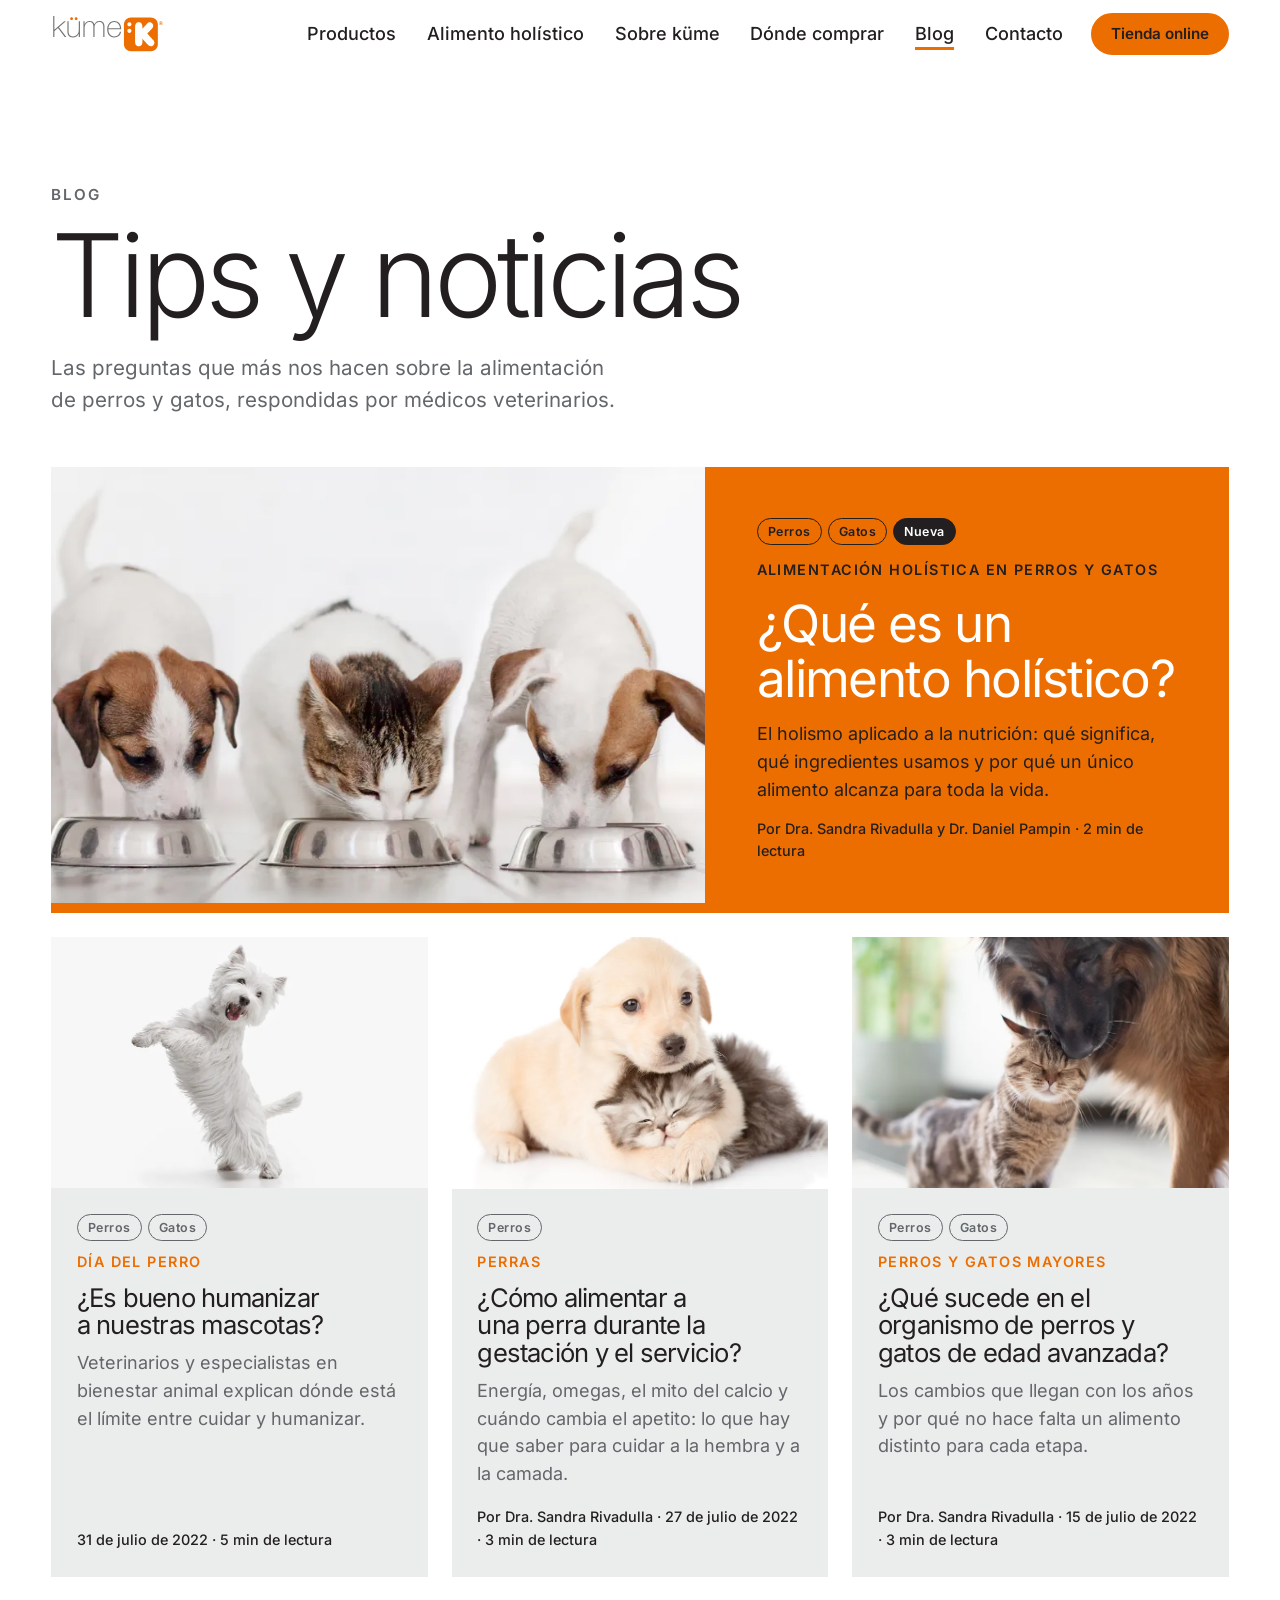
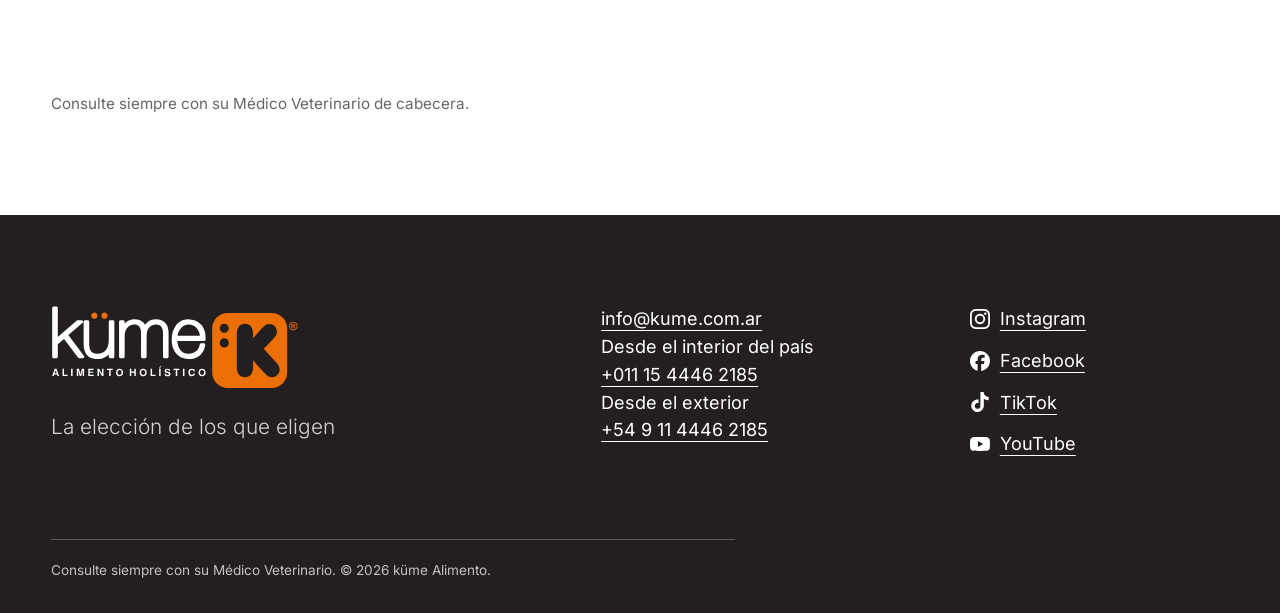
<file: blog.html>
<!doctype html>
<html lang="es-AR">
<head>
  <meta charset="utf-8">
  <meta name="viewport" content="width=device-width, initial-scale=1">
  <title>Blog | küme, el primer alimento holístico argentino</title>
  <meta name="description" content="Tips y notas sobre la alimentación de perros y gatos, respondidas por médicos veterinarios.">
  <link rel="canonical" href="https://kume.com.ar/blog.html">
  <meta property="og:url" content="https://kume.com.ar/blog.html">
  <meta property="og:image" content="https://kume.com.ar/assets/img/og.jpg">
  <meta property="og:image:width" content="1200">
  <meta property="og:image:height" content="630">
  <meta name="theme-color" content="#ffffff">
  <meta property="og:type" content="website">
  <meta property="og:site_name" content="küme Alimento">
  <meta property="og:title" content="Blog | küme, el primer alimento holístico argentino">
  <meta property="og:locale" content="es_AR">
  <link rel="icon" href="assets/img/favicon.svg" type="image/svg+xml">
  <link rel="preload" href="assets/fonts/inter-latin-wght-normal.woff2" as="font" type="font/woff2" crossorigin>
  <link rel="stylesheet" href="assets/vendor/lenis.css">
  <link rel="stylesheet" href="assets/css/styles.css">
  <script>document.documentElement.classList.add('js');</script>
</head>
<body class="page-blog">
  <a class="skip" href="#contenido">Saltar al contenido</a>
  <div class="progress" aria-hidden="true"></div>

  <header class="site-header">
    <a class="brand" href="index.html" aria-label="küme, volver al inicio">
      <img src="assets/img/logo-fino.svg" alt="küme" width="112" height="36">
    </a>

    <nav id="site-nav" class="site-nav" aria-label="Principal">
      <ul>
        <li><a href="index.html#productos">Productos</a></li>
        <li><a href="index.html#holistico">Alimento holístico</a></li>
        <li><a href="sobre-kume.html">Sobre küme</a></li>
        <li><a href="comprar.html">Dónde comprar</a></li>
        <li><a href="blog.html" aria-current="page">Blog</a></li>
        <li><a href="index.html#contacto">Contacto</a></li>
      </ul>
    </nav>

    <a class="btn btn--small" data-magnetic href="https://tienda.kume.com.ar/" target="_blank" rel="noopener">Tienda online</a>
    <button class="menu-btn" type="button" aria-expanded="false" aria-controls="site-nav">Menú</button>
  </header>

  <main id="contenido">
    <section class="blog-hero" aria-labelledby="blog-titulo">
      <p class="eyebrow">Blog</p>
      <h1 id="blog-titulo" class="blog-hero__title">Tips y noticias</h1>
      <p class="blog-hero__lead">Las preguntas que más nos hacen sobre la alimentación de perros y gatos, respondidas por médicos veterinarios.</p>
    </section>

    <section class="blog-list" aria-label="Notas">
      <ul class="bfeat">
        <li class="bfeat">
          <a class="bfeat__link" href="nota-que-es-un-alimento-holistico.html" data-cursor>
            <span class="bfeat__media"><img class="bfeat__img" src="assets/img/blog/que-es-un-alimento-holistico-1600.webp" srcset="assets/img/blog/que-es-un-alimento-holistico-800.webp 800w, assets/img/blog/que-es-un-alimento-holistico-1600.webp 1600w" sizes="(min-width: 900px) 50vw, 100vw" alt="Dos cachorros y un gatito comiendo de sus platos" width="1600" height="1067" loading="lazy"></span>
            <span class="bfeat__body">
              <ul class="tags"><li>Perros</li><li>Gatos</li><li class="tag--nueva">Nueva</li></ul>
              <span class="bfeat__kicker">Alimentación holística en perros y gatos</span>
              <h3 class="bfeat__title">¿Qué es un alimento holístico?</h3>
              <span class="bfeat__bajada">El holismo aplicado a la nutrición: qué significa, qué ingredientes usamos y por qué un único alimento alcanza para toda la vida.</span>
              <span class="bfeat__meta">Por Dra. Sandra Rivadulla y Dr. Daniel Pampin · 2 min de lectura</span>
            </span>
          </a>
        </li>
      </ul>
      <ul class="bgrid">
        <li class="bcard">
          <a class="bcard__link" href="nota-humanizar-mascotas.html" data-cursor>
            <span class="bcard__media"><img class="bcard__img" src="assets/img/blog/humanizar-mascotas-1600.webp" srcset="assets/img/blog/humanizar-mascotas-800.webp 800w, assets/img/blog/humanizar-mascotas-1600.webp 1600w" sizes="(min-width: 900px) 50vw, 100vw" alt="Un westie parado en dos patas, como si bailara" width="1600" height="1067" loading="lazy"></span>
            <span class="bcard__body">
              <ul class="tags"><li>Perros</li><li>Gatos</li></ul>
              <span class="bcard__kicker">Día del Perro</span>
              <h3 class="bcard__title">¿Es bueno humanizar a nuestras mascotas?</h3>
              <span class="bcard__bajada">Veterinarios y especialistas en bienestar animal explican dónde está el límite entre cuidar y humanizar.</span>
              <span class="bcard__meta">31 de julio de 2022 · 5 min de lectura</span>
            </span>
          </a>
        </li><li class="bcard">
          <a class="bcard__link" href="nota-gestacion-y-servicio.html" data-cursor>
            <span class="bcard__media"><img class="bcard__img" src="assets/img/blog/gestacion-y-servicio-1600.webp" srcset="assets/img/blog/gestacion-y-servicio-800.webp 800w, assets/img/blog/gestacion-y-servicio-1600.webp 1600w" sizes="(min-width: 900px) 50vw, 100vw" alt="Un cachorro abrazando a un gatito" width="1600" height="1067" loading="lazy"></span>
            <span class="bcard__body">
              <ul class="tags"><li>Perros</li></ul>
              <span class="bcard__kicker">Perras</span>
              <h3 class="bcard__title">¿Cómo alimentar a una perra durante la gestación y el servicio?</h3>
              <span class="bcard__bajada">Energía, omegas, el mito del calcio y cuándo cambia el apetito: lo que hay que saber para cuidar a la hembra y a la camada.</span>
              <span class="bcard__meta">Por Dra. Sandra Rivadulla · 27 de julio de 2022 · 3 min de lectura</span>
            </span>
          </a>
        </li><li class="bcard">
          <a class="bcard__link" href="nota-edad-avanzada.html" data-cursor>
            <span class="bcard__media"><img class="bcard__img" src="assets/img/blog/edad-avanzada-1600.webp" srcset="assets/img/blog/edad-avanzada-800.webp 800w, assets/img/blog/edad-avanzada-1600.webp 1600w" sizes="(min-width: 900px) 50vw, 100vw" alt="Un perro grande y un gato mayor dándose cariño" width="1600" height="1067" loading="lazy"></span>
            <span class="bcard__body">
              <ul class="tags"><li>Perros</li><li>Gatos</li></ul>
              <span class="bcard__kicker">Perros y gatos mayores</span>
              <h3 class="bcard__title">¿Qué sucede en el organismo de perros y gatos de edad avanzada?</h3>
              <span class="bcard__bajada">Los cambios que llegan con los años y por qué no hace falta un alimento distinto para cada etapa.</span>
              <span class="bcard__meta">Por Dra. Sandra Rivadulla · 15 de julio de 2022 · 3 min de lectura</span>
            </span>
          </a>
        </li>
      </ul>
    </section>

    <section class="nota-aviso nota-aviso--blog">
      <p>Consulte siempre con su Médico Veterinario de cabecera.</p>
    </section>
  </main>

  <footer class="site-footer">
    <div class="site-footer__cols">
      <div>
        <img class="site-footer__logo" src="assets/img/logo-bold-blanco.svg" alt="küme, alimento holístico" width="250" height="86" loading="lazy">
        <p class="site-footer__slogan">La elección de los que eligen</p>
      </div>
      <address>
        <a href="mailto:info@kume.com.ar">info@kume.com.ar</a><br>
        Desde el interior del país<br>
        <a href="tel:+5491144462185">+011 15 4446 2185</a><br>
        Desde el exterior<br>
        <a href="tel:+5491144462185">+54 9 11 4446 2185</a>
      </address>
      <ul class="site-footer__social">
        <li><a href="https://www.instagram.com/kume.alimento/" target="_blank" rel="noopener"><svg class="soc-ic" viewBox="0 0 24 24" aria-hidden="true" focusable="false"><path d="M7.0301.084c-1.2768.0602-2.1487.264-2.911.5634-.7888.3075-1.4575.72-2.1228 1.3877-.6652.6677-1.075 1.3368-1.3802 2.127-.2954.7638-.4956 1.6365-.552 2.914-.0564 1.2775-.0689 1.6882-.0626 4.947.0062 3.2586.0206 3.6671.0825 4.9473.061 1.2765.264 2.1482.5635 2.9107.308.7889.72 1.4573 1.388 2.1228.6679.6655 1.3365 1.0743 2.1285 1.38.7632.295 1.6361.4961 2.9134.552 1.2773.056 1.6884.069 4.9462.0627 3.2578-.0062 3.668-.0207 4.9478-.0814 1.28-.0607 2.147-.2652 2.9098-.5633.7889-.3086 1.4578-.72 2.1228-1.3881.665-.6682 1.0745-1.3378 1.3795-2.1284.2957-.7632.4966-1.636.552-2.9124.056-1.2809.0692-1.6898.063-4.948-.0063-3.2583-.021-3.6668-.0817-4.9465-.0607-1.2797-.264-2.1487-.5633-2.9117-.3084-.7889-.72-1.4568-1.3876-2.1228C21.2982 1.33 20.628.9208 19.8378.6165 19.074.321 18.2017.1197 16.9244.0645 15.6471.0093 15.236-.005 11.977.0014 8.718.0076 8.31.0215 7.0301.0839m.1402 21.6932c-1.17-.0509-1.8053-.2453-2.2287-.408-.5606-.216-.96-.4771-1.3819-.895-.422-.4178-.6811-.8186-.9-1.378-.1644-.4234-.3624-1.058-.4171-2.228-.0595-1.2645-.072-1.6442-.079-4.848-.007-3.2037.0053-3.583.0607-4.848.05-1.169.2456-1.805.408-2.2282.216-.5613.4762-.96.895-1.3816.4188-.4217.8184-.6814 1.3783-.9003.423-.1651 1.0575-.3614 2.227-.4171 1.2655-.06 1.6447-.072 4.848-.079 3.2033-.007 3.5835.005 4.8495.0608 1.169.0508 1.8053.2445 2.228.408.5608.216.96.4754 1.3816.895.4217.4194.6816.8176.9005 1.3787.1653.4217.3617 1.056.4169 2.2263.0602 1.2655.0739 1.645.0796 4.848.0058 3.203-.0055 3.5834-.061 4.848-.051 1.17-.245 1.8055-.408 2.2294-.216.5604-.4763.96-.8954 1.3814-.419.4215-.8181.6811-1.3783.9-.4224.1649-1.0577.3617-2.2262.4174-1.2656.0595-1.6448.072-4.8493.079-3.2045.007-3.5825-.006-4.848-.0608M16.953 5.5864A1.44 1.44 0 1 0 18.39 4.144a1.44 1.44 0 0 0-1.437 1.4424M5.8385 12.012c.0067 3.4032 2.7706 6.1557 6.173 6.1493 3.4026-.0065 6.157-2.7701 6.1506-6.1733-.0065-3.4032-2.771-6.1565-6.174-6.1498-3.403.0067-6.156 2.771-6.1496 6.1738M8 12.0077a4 4 0 1 1 4.008 3.9921A3.9996 3.9996 0 0 1 8 12.0077"/></svg><span>Instagram</span></a></li>
        <li><a href="https://www.facebook.com/kume.alimento" target="_blank" rel="noopener"><svg class="soc-ic" viewBox="0 0 24 24" aria-hidden="true" focusable="false"><path d="M9.101 23.691v-7.98H6.627v-3.667h2.474v-1.58c0-4.085 1.848-5.978 5.858-5.978.401 0 .955.042 1.468.103a8.68 8.68 0 0 1 1.141.195v3.325a8.623 8.623 0 0 0-.653-.036 26.805 26.805 0 0 0-.733-.009c-.707 0-1.259.096-1.675.309a1.686 1.686 0 0 0-.679.622c-.258.42-.374.995-.374 1.752v1.297h3.919l-.386 2.103-.287 1.564h-3.246v8.245C19.396 23.238 24 18.179 24 12.044c0-6.627-5.373-12-12-12s-12 5.373-12 12c0 5.628 3.874 10.35 9.101 11.647Z"/></svg><span>Facebook</span></a></li>
        <li><a href="https://www.tiktok.com/@kume.alimento" target="_blank" rel="noopener"><svg class="soc-ic" viewBox="0 0 24 24" aria-hidden="true" focusable="false"><path d="M12.525.02c1.31-.02 2.61-.01 3.91-.02.08 1.53.63 3.09 1.75 4.17 1.12 1.11 2.7 1.62 4.24 1.79v4.03c-1.44-.05-2.89-.35-4.2-.97-.57-.26-1.1-.59-1.62-.93-.01 2.92.01 5.84-.02 8.75-.08 1.4-.54 2.79-1.35 3.94-1.31 1.92-3.58 3.17-5.91 3.21-1.43.08-2.86-.31-4.08-1.03-2.02-1.19-3.44-3.37-3.65-5.71-.02-.5-.03-1-.01-1.49.18-1.9 1.12-3.72 2.58-4.96 1.66-1.44 3.98-2.13 6.15-1.72.02 1.48-.04 2.96-.04 4.44-.99-.32-2.15-.23-3.02.37-.63.41-1.11 1.04-1.36 1.75-.21.51-.15 1.07-.14 1.61.24 1.64 1.82 3.02 3.5 2.87 1.12-.01 2.19-.66 2.77-1.61.19-.33.4-.67.41-1.06.1-1.79.06-3.57.07-5.36.01-4.03-.01-8.05.02-12.07z"/></svg><span>TikTok</span></a></li>
        <li><a href="https://www.youtube.com/@kume.alimento" target="_blank" rel="noopener"><svg class="soc-ic" viewBox="0 0 24 24" aria-hidden="true" focusable="false"><path d="M23.498 6.186a3.016 3.016 0 0 0-2.122-2.136C19.505 3.545 12 3.545 12 3.545s-7.505 0-9.377.505A3.017 3.017 0 0 0 .502 6.186C0 8.07 0 12 0 12s0 3.93.502 5.814a3.016 3.016 0 0 0 2.122 2.136c1.871.505 9.376.505 9.376.505s7.505 0 9.377-.505a3.015 3.015 0 0 0 2.122-2.136C24 15.93 24 12 24 12s0-3.93-.502-5.814zM9.545 15.568V8.432L15.818 12l-6.273 3.568z"/></svg><span>YouTube</span></a></li>
      </ul>
    </div>
    <p class="site-footer__legal">Consulte siempre con su Médico Veterinario. © 2026 küme Alimento.</p>
  </footer>

  <script src="assets/vendor/gsap.min.js"></script>
  <script src="assets/vendor/ScrollTrigger.min.js"></script>
  <script src="assets/vendor/lenis.min.js"></script>
  <script src="assets/js/main.js"></script>
</body>
</html>
</file>
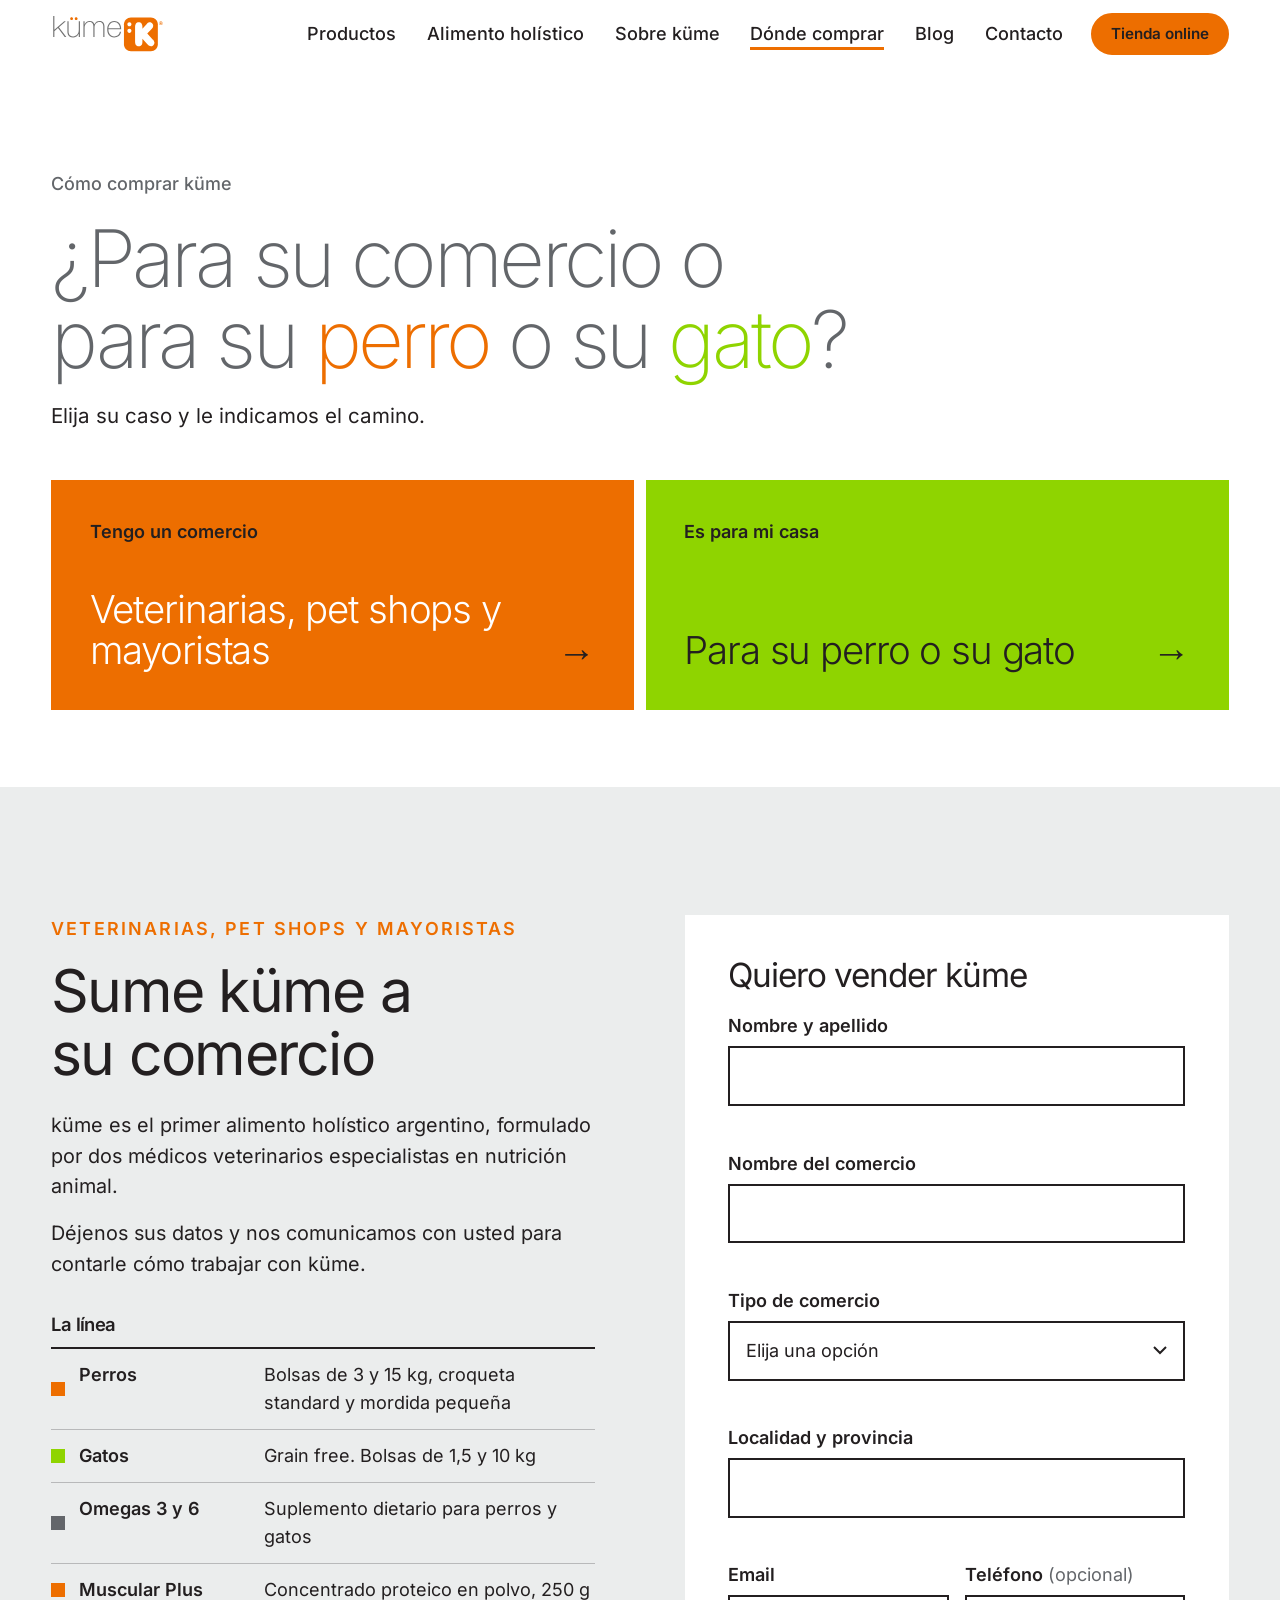
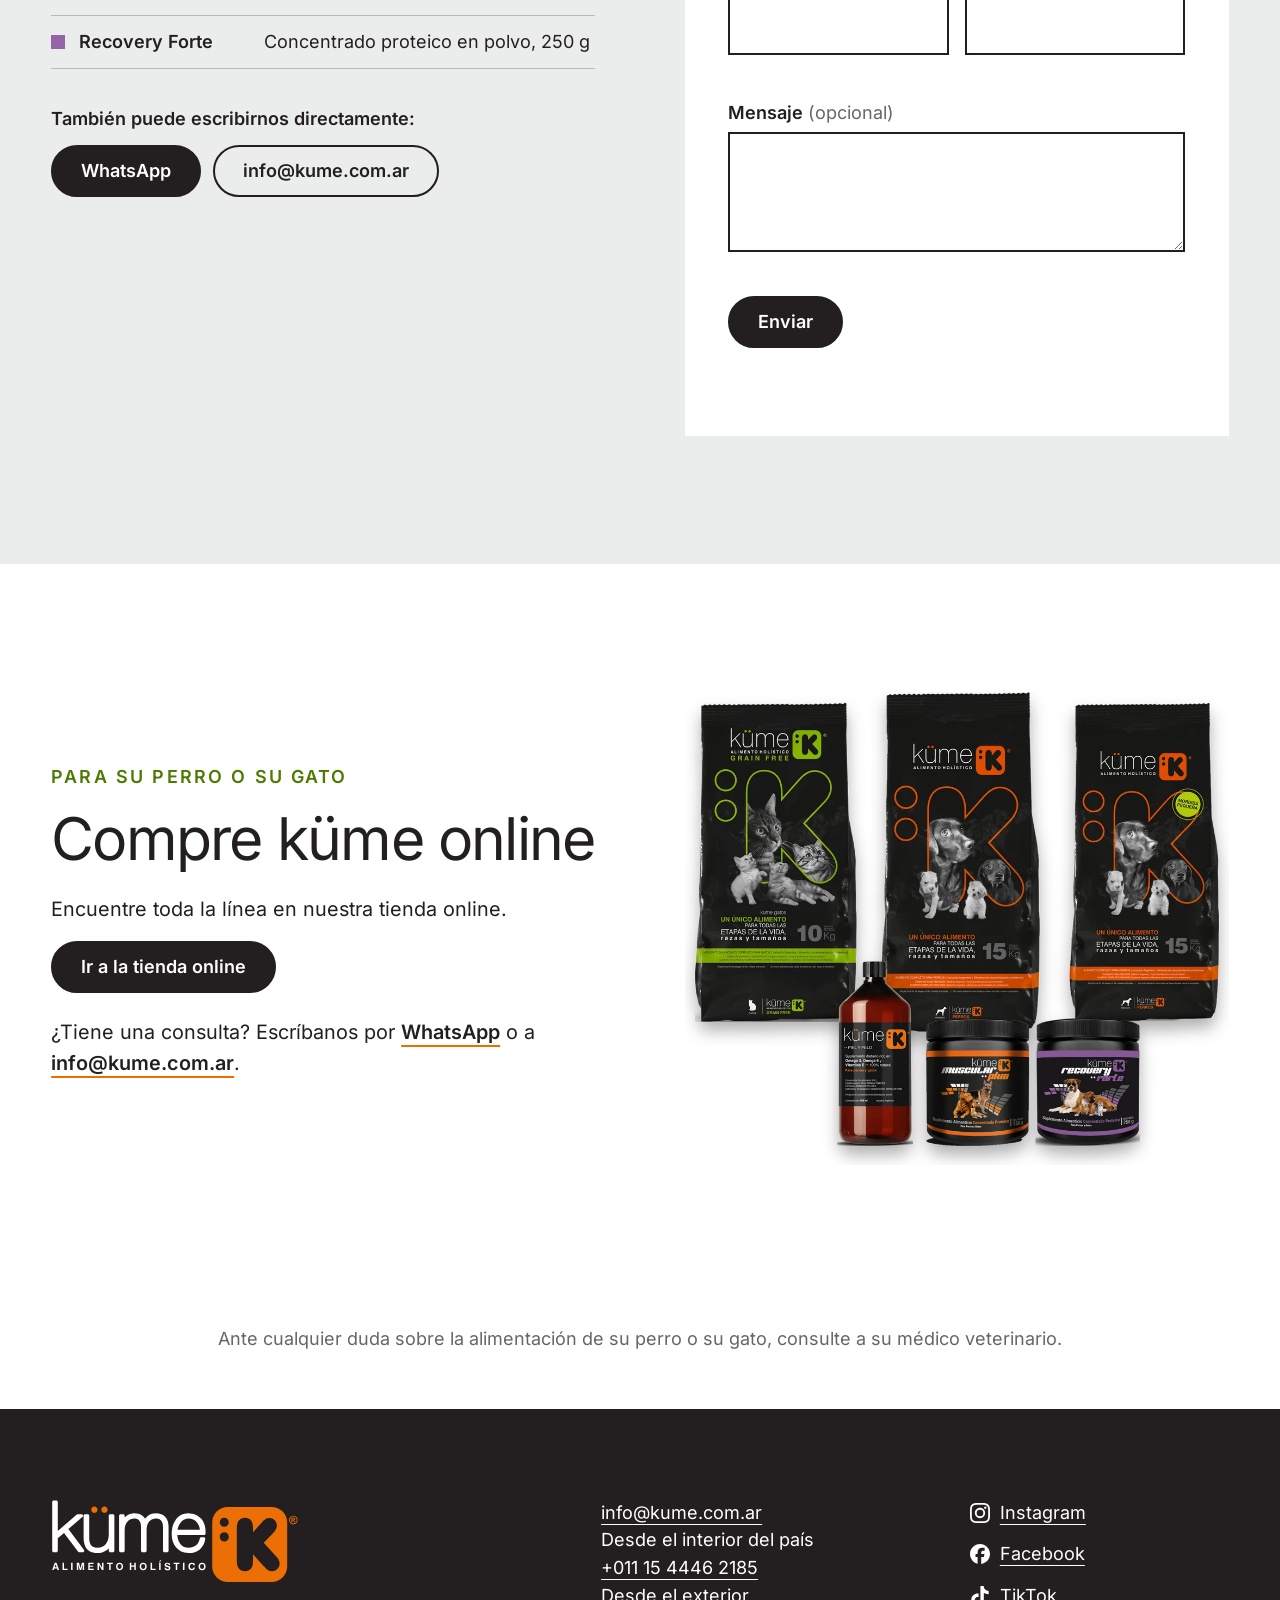
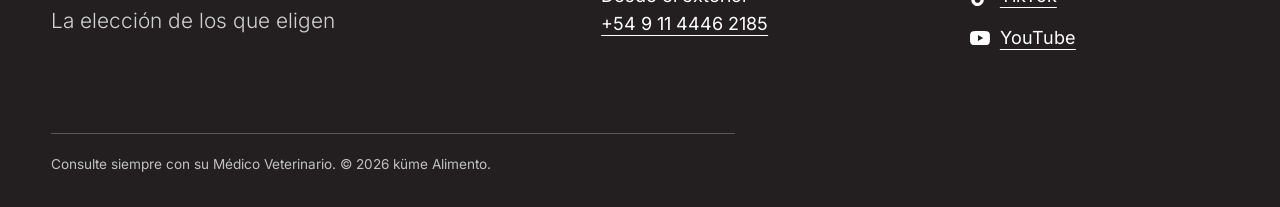
<file: comprar.html>
<!doctype html>
<html lang="es-AR">
<head>
  <meta charset="utf-8">
  <meta name="viewport" content="width=device-width, initial-scale=1">
  <title>Cómo comprar küme | Comercios y particulares</title>
  <meta name="description" content="Cómo conseguir küme: veterinarias, pet shops y mayoristas pueden sumarlo a su comercio, y los particulares pueden comprarlo en la tienda online.">
  <link rel="canonical" href="https://kume.com.ar/comprar.html">
  <meta property="og:url" content="https://kume.com.ar/comprar.html">
  <meta property="og:image" content="https://kume.com.ar/assets/img/og.jpg">
  <meta property="og:image:width" content="1200">
  <meta property="og:image:height" content="630">
  <meta name="theme-color" content="#ffffff">
  <meta property="og:type" content="website">
  <meta property="og:site_name" content="küme Alimento">
  <meta property="og:title" content="Cómo comprar küme | Comercios y particulares">
  <meta property="og:locale" content="es_AR">
  <link rel="icon" href="assets/img/favicon.svg" type="image/svg+xml">
  <link rel="preload" href="assets/fonts/inter-latin-wght-normal.woff2" as="font" type="font/woff2" crossorigin>
  <link rel="stylesheet" href="assets/vendor/lenis.css">
  <link rel="stylesheet" href="assets/css/styles.css">
  <script>document.documentElement.classList.add('js');</script>
</head>
<body class="page-about page-comprar">
  <a class="skip" href="#contenido">Saltar al contenido</a>
  <div class="progress" aria-hidden="true"></div>

  <header class="site-header">
    <a class="brand" href="index.html" aria-label="küme, volver al inicio">
      <img src="assets/img/logo-fino.svg" alt="küme" width="112" height="36">
    </a>

    <nav id="site-nav" class="site-nav" aria-label="Principal">
      <ul>
        <li><a href="index.html#productos">Productos</a></li>
        <li><a href="index.html#holistico">Alimento holístico</a></li>
        <li><a href="sobre-kume.html">Sobre küme</a></li>
        <li><a href="comprar.html" aria-current="page">Dónde comprar</a></li>
        <li><a href="blog.html">Blog</a></li>
        <li><a href="index.html#contacto">Contacto</a></li>
      </ul>
    </nav>

    <a class="btn btn--small" data-magnetic href="https://tienda.kume.com.ar/" target="_blank" rel="noopener">Tienda online</a>
    <button class="menu-btn" type="button" aria-expanded="false" aria-controls="site-nav">Menú</button>
  </header>

  <main id="contenido">

    <section class="buy-hero" aria-labelledby="comprar-titulo">
      <p class="hero__tag">Cómo comprar küme</p>
      <h1 id="comprar-titulo" class="about-hero__title">¿Para su comercio o para su <em>perro</em> o su <em class="em-verde">gato</em>?</h1>
      <p class="buy-hero__lead">Elija su caso y le indicamos el camino.</p>
      <div class="buy-paths">
        <a class="buy-path buy-path--naranja" href="#comercios">
          <span class="buy-path__tag">Tengo un comercio</span>
          <span class="buy-path__title">Veterinarias, pet shops y mayoristas</span>
          <span class="buy-path__go" aria-hidden="true">→</span>
        </a>
        <a class="buy-path buy-path--verde" href="#particulares">
          <span class="buy-path__tag">Es para mi casa</span>
          <span class="buy-path__title">Para su perro o su gato</span>
          <span class="buy-path__go" aria-hidden="true">→</span>
        </a>
      </div>
    </section>

    <section class="buy buy--comercios" id="comercios" aria-labelledby="comercios-titulo">
      <div class="buy__lead">
        <p class="eyebrow">Veterinarias, pet shops y mayoristas</p>
        <h2 id="comercios-titulo">Sume küme a su comercio</h2>
        <p>küme es el primer alimento holístico argentino, formulado por dos médicos veterinarios especialistas en nutrición animal.</p>
        <p>Déjenos sus datos y nos comunicamos con usted para contarle cómo trabajar con küme.</p>

        <h3 class="buy__sub">La línea</h3>
        <ul class="buy__line">
          <li><span class="sq sq--naranja"></span><b>Perros</b><span>Bolsas de 3 y 15 kg, croqueta standard y mordida pequeña</span></li>
          <li><span class="sq sq--verde"></span><b>Gatos</b><span>Grain free. Bolsas de 1,5 y 10 kg</span></li>
          <li><span class="sq sq--gris"></span><b>Omegas 3 y 6</b><span>Suplemento dietario para perros y gatos</span></li>
          <li><span class="sq sq--naranja"></span><b>Muscular Plus</b><span>Concentrado proteico en polvo, 250 g</span></li>
          <li><span class="sq sq--violeta"></span><b>Recovery Forte</b><span>Concentrado proteico en polvo, 250 g</span></li>
        </ul>

        <div class="buy__direct">
          <p>También puede escribirnos directamente:</p>
          <div class="buy__actions">
            <a class="btn btn--dark" data-magnetic href="https://wa.me/5491144462185?text=Hola%2C%20tengo%20un%20comercio%20y%20quiero%20informaci%C3%B3n%20para%20vender%20k%C3%BCme." target="_blank" rel="noopener">WhatsApp</a>
            <a class="btn btn--ghost" data-magnetic href="mailto:info@kume.com.ar?subject=Consulta%20de%20comercio">info@kume.com.ar</a>
          </div>
        </div>
      </div>

      <form class="form" id="form-comercio" action="contacto.php" method="post" novalidate>
        <h3>Quiero vender küme</h3>
        <input type="hidden" name="tipo_consulta" value="comercio">
        <div class="field">
          <label for="c-nombre">Nombre y apellido</label>
          <input id="c-nombre" name="nombre" type="text" autocomplete="name" required>
          <span class="field__error" data-error-for="nombre"></span>
        </div>
        <div class="field">
          <label for="c-comercio">Nombre del comercio</label>
          <input id="c-comercio" name="comercio" type="text" autocomplete="organization" required>
          <span class="field__error" data-error-for="comercio"></span>
        </div>
        <div class="field">
          <label for="c-rubro">Tipo de comercio</label>
          <select id="c-rubro" name="rubro" required>
            <option value="">Elija una opción</option>
            <option>Veterinaria</option>
            <option>Pet shop</option>
            <option>Mayorista</option>
            <option>Otro</option>
          </select>
          <span class="field__error" data-error-for="rubro"></span>
        </div>
        <div class="field">
          <label for="c-localidad">Localidad y provincia</label>
          <input id="c-localidad" name="localidad" type="text" autocomplete="address-level2" required>
          <span class="field__error" data-error-for="localidad"></span>
        </div>
        <div class="form__row">
          <div class="field">
            <label for="c-email">Email</label>
            <input id="c-email" name="email" type="email" autocomplete="email" required>
            <span class="field__error" data-error-for="email"></span>
          </div>
          <div class="field">
            <label for="c-telefono">Teléfono <span class="opt">(opcional)</span></label>
            <input id="c-telefono" name="telefono" type="tel" autocomplete="tel">
            <span class="field__error" data-error-for="telefono"></span>
          </div>
        </div>
        <div class="field">
          <label for="c-mensaje">Mensaje <span class="opt">(opcional)</span></label>
          <textarea id="c-mensaje" name="mensaje" rows="3"></textarea>
          <span class="field__error" data-error-for="mensaje"></span>
        </div>
        <div class="field field--trampa" aria-hidden="true">
          <label for="c-web">No completar</label>
          <input id="c-web" name="web" type="text" tabindex="-1" autocomplete="off">
        </div>
        <button class="btn btn--dark" type="submit">Enviar</button>
        <p class="form__status" role="status" aria-live="polite"></p>
      </form>
    </section>

    <section class="buy buy--particulares" id="particulares" aria-labelledby="particulares-titulo">
      <div class="buy__lead">
        <p class="eyebrow">Para su perro o su gato</p>
        <h2 id="particulares-titulo">Compre küme online</h2>
        <p>Encuentre toda la línea en nuestra tienda online.</p>
        <div class="buy__actions">
          <a class="btn btn--dark" data-magnetic href="https://tienda.kume.com.ar/" target="_blank" rel="noopener">Ir a la tienda online</a>
        </div>
        <p class="buy__note">¿Tiene una consulta? Escríbanos por <a class="link" href="https://wa.me/5491144462185?text=Hola%2C%20tengo%20una%20consulta%20sobre%20k%C3%BCme." target="_blank" rel="noopener">WhatsApp</a> o a <a class="link" href="mailto:info@kume.com.ar">info@kume.com.ar</a>.</p>
      </div>
      <figure class="buy__fig">
        <img src="assets/img/linea-grandes.webp" alt="Línea küme: Gatos 10 kg, Perros 15 kg standard y mordida pequeña, Omegas 3 y 6, Muscular Plus y Recovery Forte" width="1000" height="869" loading="lazy">
      </figure>
    </section>

    <p class="buy__vet">Ante cualquier duda sobre la alimentación de su perro o su gato, consulte a su médico veterinario.</p>
  </main>

  <footer class="site-footer">
    <div class="site-footer__cols">
      <div>
        <img class="site-footer__logo" src="assets/img/logo-bold-blanco.svg" alt="küme, alimento holístico" width="250" height="86" loading="lazy">
        <p class="site-footer__slogan">La elección de los que eligen</p>
      </div>
      <address>
        <a href="mailto:info@kume.com.ar">info@kume.com.ar</a><br>
        Desde el interior del país<br>
        <a href="tel:+5491144462185">+011 15 4446 2185</a><br>
        Desde el exterior<br>
        <a href="tel:+5491144462185">+54 9 11 4446 2185</a>
      </address>
      <ul class="site-footer__social">
        <li><a href="https://www.instagram.com/kume.alimento/" target="_blank" rel="noopener"><svg class="soc-ic" viewBox="0 0 24 24" aria-hidden="true" focusable="false"><path d="M7.0301.084c-1.2768.0602-2.1487.264-2.911.5634-.7888.3075-1.4575.72-2.1228 1.3877-.6652.6677-1.075 1.3368-1.3802 2.127-.2954.7638-.4956 1.6365-.552 2.914-.0564 1.2775-.0689 1.6882-.0626 4.947.0062 3.2586.0206 3.6671.0825 4.9473.061 1.2765.264 2.1482.5635 2.9107.308.7889.72 1.4573 1.388 2.1228.6679.6655 1.3365 1.0743 2.1285 1.38.7632.295 1.6361.4961 2.9134.552 1.2773.056 1.6884.069 4.9462.0627 3.2578-.0062 3.668-.0207 4.9478-.0814 1.28-.0607 2.147-.2652 2.9098-.5633.7889-.3086 1.4578-.72 2.1228-1.3881.665-.6682 1.0745-1.3378 1.3795-2.1284.2957-.7632.4966-1.636.552-2.9124.056-1.2809.0692-1.6898.063-4.948-.0063-3.2583-.021-3.6668-.0817-4.9465-.0607-1.2797-.264-2.1487-.5633-2.9117-.3084-.7889-.72-1.4568-1.3876-2.1228C21.2982 1.33 20.628.9208 19.8378.6165 19.074.321 18.2017.1197 16.9244.0645 15.6471.0093 15.236-.005 11.977.0014 8.718.0076 8.31.0215 7.0301.0839m.1402 21.6932c-1.17-.0509-1.8053-.2453-2.2287-.408-.5606-.216-.96-.4771-1.3819-.895-.422-.4178-.6811-.8186-.9-1.378-.1644-.4234-.3624-1.058-.4171-2.228-.0595-1.2645-.072-1.6442-.079-4.848-.007-3.2037.0053-3.583.0607-4.848.05-1.169.2456-1.805.408-2.2282.216-.5613.4762-.96.895-1.3816.4188-.4217.8184-.6814 1.3783-.9003.423-.1651 1.0575-.3614 2.227-.4171 1.2655-.06 1.6447-.072 4.848-.079 3.2033-.007 3.5835.005 4.8495.0608 1.169.0508 1.8053.2445 2.228.408.5608.216.96.4754 1.3816.895.4217.4194.6816.8176.9005 1.3787.1653.4217.3617 1.056.4169 2.2263.0602 1.2655.0739 1.645.0796 4.848.0058 3.203-.0055 3.5834-.061 4.848-.051 1.17-.245 1.8055-.408 2.2294-.216.5604-.4763.96-.8954 1.3814-.419.4215-.8181.6811-1.3783.9-.4224.1649-1.0577.3617-2.2262.4174-1.2656.0595-1.6448.072-4.8493.079-3.2045.007-3.5825-.006-4.848-.0608M16.953 5.5864A1.44 1.44 0 1 0 18.39 4.144a1.44 1.44 0 0 0-1.437 1.4424M5.8385 12.012c.0067 3.4032 2.7706 6.1557 6.173 6.1493 3.4026-.0065 6.157-2.7701 6.1506-6.1733-.0065-3.4032-2.771-6.1565-6.174-6.1498-3.403.0067-6.156 2.771-6.1496 6.1738M8 12.0077a4 4 0 1 1 4.008 3.9921A3.9996 3.9996 0 0 1 8 12.0077"/></svg><span>Instagram</span></a></li>
        <li><a href="https://www.facebook.com/kume.alimento" target="_blank" rel="noopener"><svg class="soc-ic" viewBox="0 0 24 24" aria-hidden="true" focusable="false"><path d="M9.101 23.691v-7.98H6.627v-3.667h2.474v-1.58c0-4.085 1.848-5.978 5.858-5.978.401 0 .955.042 1.468.103a8.68 8.68 0 0 1 1.141.195v3.325a8.623 8.623 0 0 0-.653-.036 26.805 26.805 0 0 0-.733-.009c-.707 0-1.259.096-1.675.309a1.686 1.686 0 0 0-.679.622c-.258.42-.374.995-.374 1.752v1.297h3.919l-.386 2.103-.287 1.564h-3.246v8.245C19.396 23.238 24 18.179 24 12.044c0-6.627-5.373-12-12-12s-12 5.373-12 12c0 5.628 3.874 10.35 9.101 11.647Z"/></svg><span>Facebook</span></a></li>
        <li><a href="https://www.tiktok.com/@kume.alimento" target="_blank" rel="noopener"><svg class="soc-ic" viewBox="0 0 24 24" aria-hidden="true" focusable="false"><path d="M12.525.02c1.31-.02 2.61-.01 3.91-.02.08 1.53.63 3.09 1.75 4.17 1.12 1.11 2.7 1.62 4.24 1.79v4.03c-1.44-.05-2.89-.35-4.2-.97-.57-.26-1.1-.59-1.62-.93-.01 2.92.01 5.84-.02 8.75-.08 1.4-.54 2.79-1.35 3.94-1.31 1.92-3.58 3.17-5.91 3.21-1.43.08-2.86-.31-4.08-1.03-2.02-1.19-3.44-3.37-3.65-5.71-.02-.5-.03-1-.01-1.49.18-1.9 1.12-3.72 2.58-4.96 1.66-1.44 3.98-2.13 6.15-1.72.02 1.48-.04 2.96-.04 4.44-.99-.32-2.15-.23-3.02.37-.63.41-1.11 1.04-1.36 1.75-.21.51-.15 1.07-.14 1.61.24 1.64 1.82 3.02 3.5 2.87 1.12-.01 2.19-.66 2.77-1.61.19-.33.4-.67.41-1.06.1-1.79.06-3.57.07-5.36.01-4.03-.01-8.05.02-12.07z"/></svg><span>TikTok</span></a></li>
        <li><a href="https://www.youtube.com/@kume.alimento" target="_blank" rel="noopener"><svg class="soc-ic" viewBox="0 0 24 24" aria-hidden="true" focusable="false"><path d="M23.498 6.186a3.016 3.016 0 0 0-2.122-2.136C19.505 3.545 12 3.545 12 3.545s-7.505 0-9.377.505A3.017 3.017 0 0 0 .502 6.186C0 8.07 0 12 0 12s0 3.93.502 5.814a3.016 3.016 0 0 0 2.122 2.136c1.871.505 9.376.505 9.376.505s7.505 0 9.377-.505a3.015 3.015 0 0 0 2.122-2.136C24 15.93 24 12 24 12s0-3.93-.502-5.814zM9.545 15.568V8.432L15.818 12l-6.273 3.568z"/></svg><span>YouTube</span></a></li>
      </ul>
    </div>
    <p class="site-footer__legal">Consulte siempre con su Médico Veterinario. © 2026 küme Alimento.</p>
  </footer>

  <script src="assets/vendor/gsap.min.js"></script>
  <script src="assets/vendor/ScrollTrigger.min.js"></script>
  <script src="assets/vendor/lenis.min.js"></script>
  <script src="assets/js/main.js"></script>
</body>
</html>
</file>
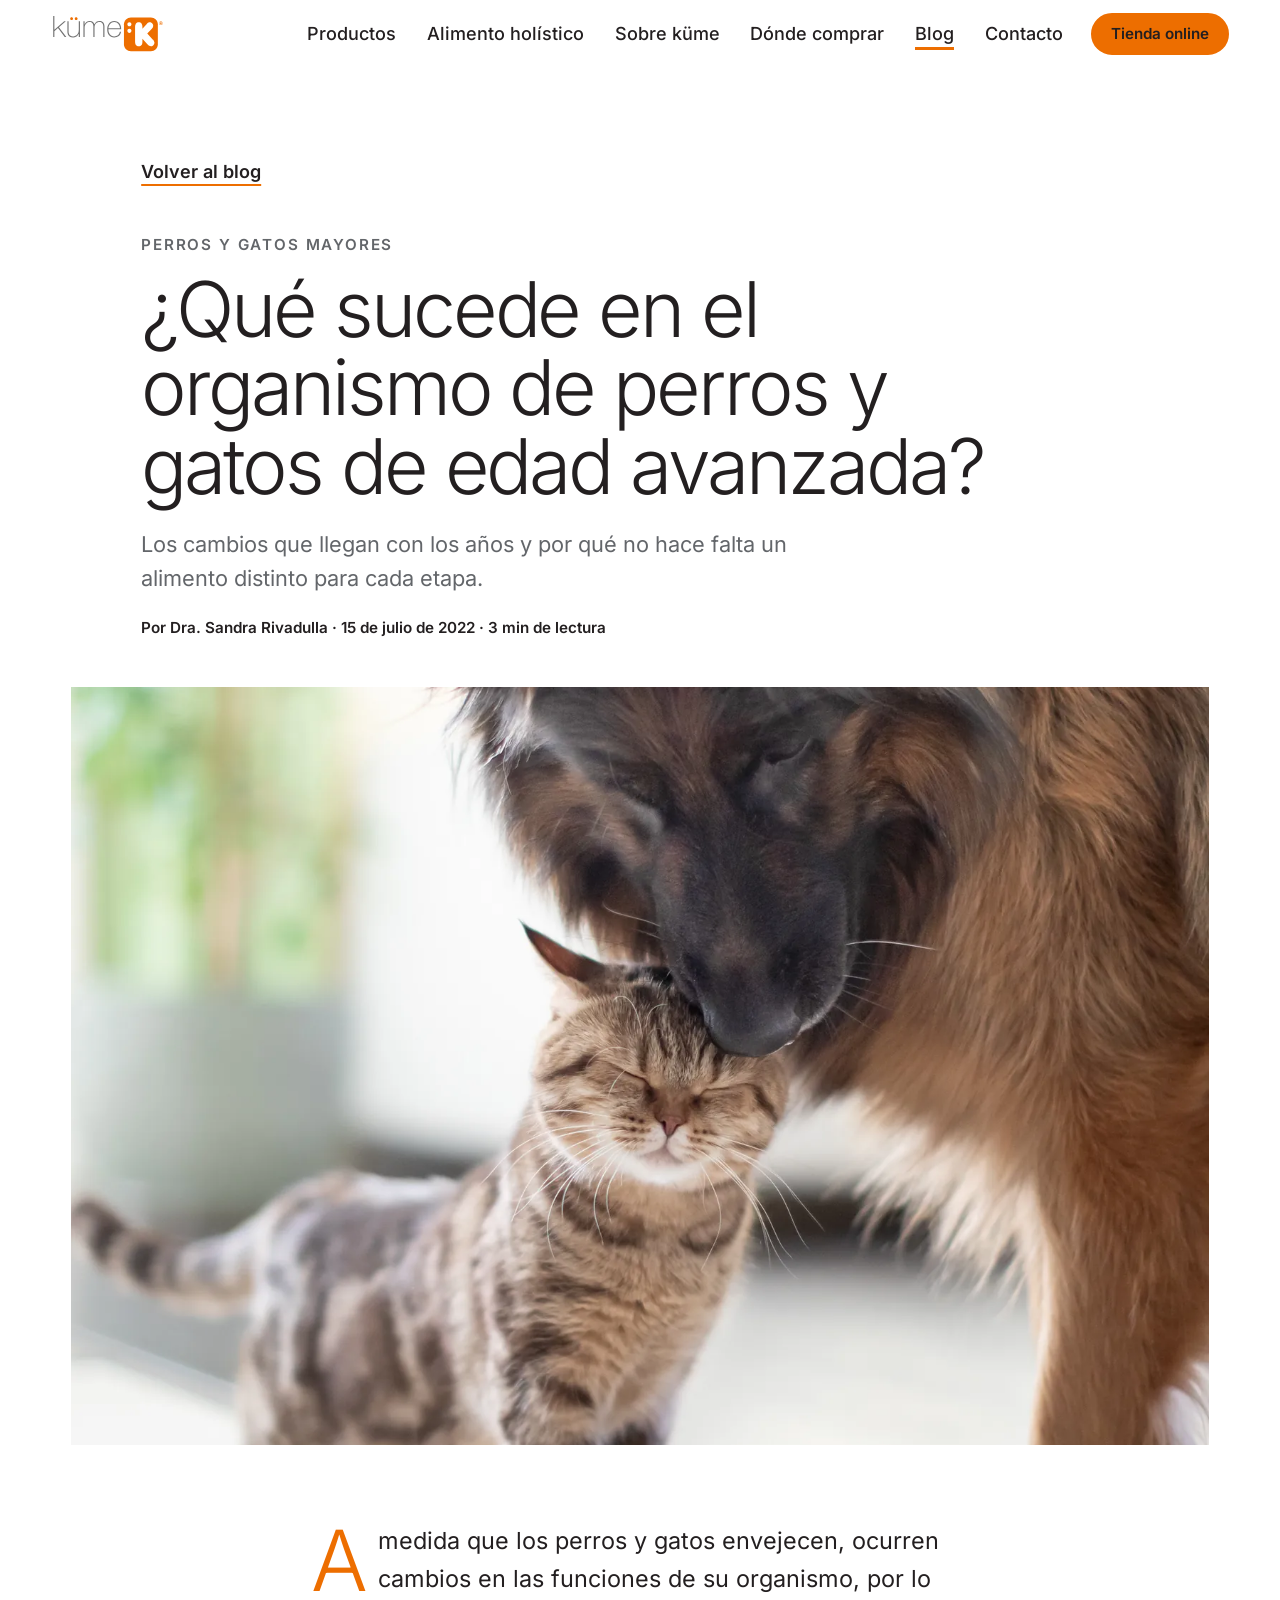
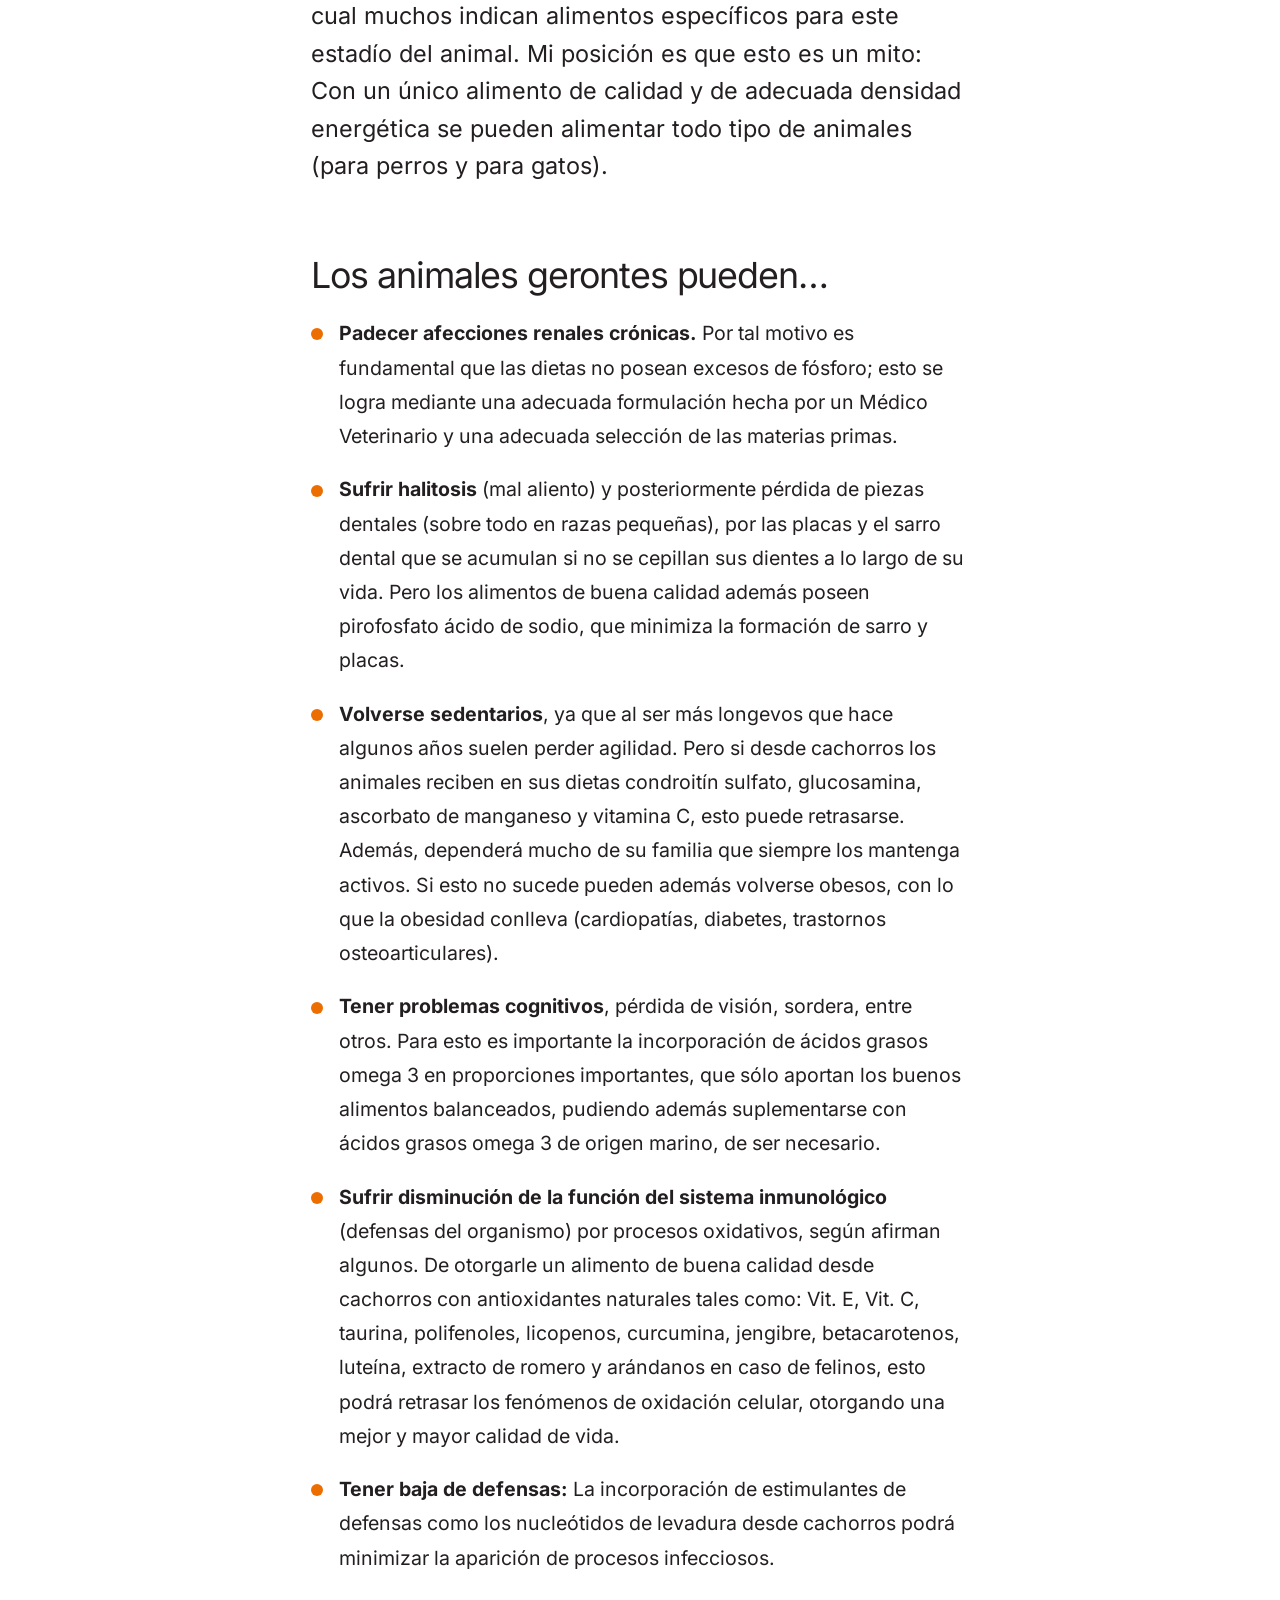
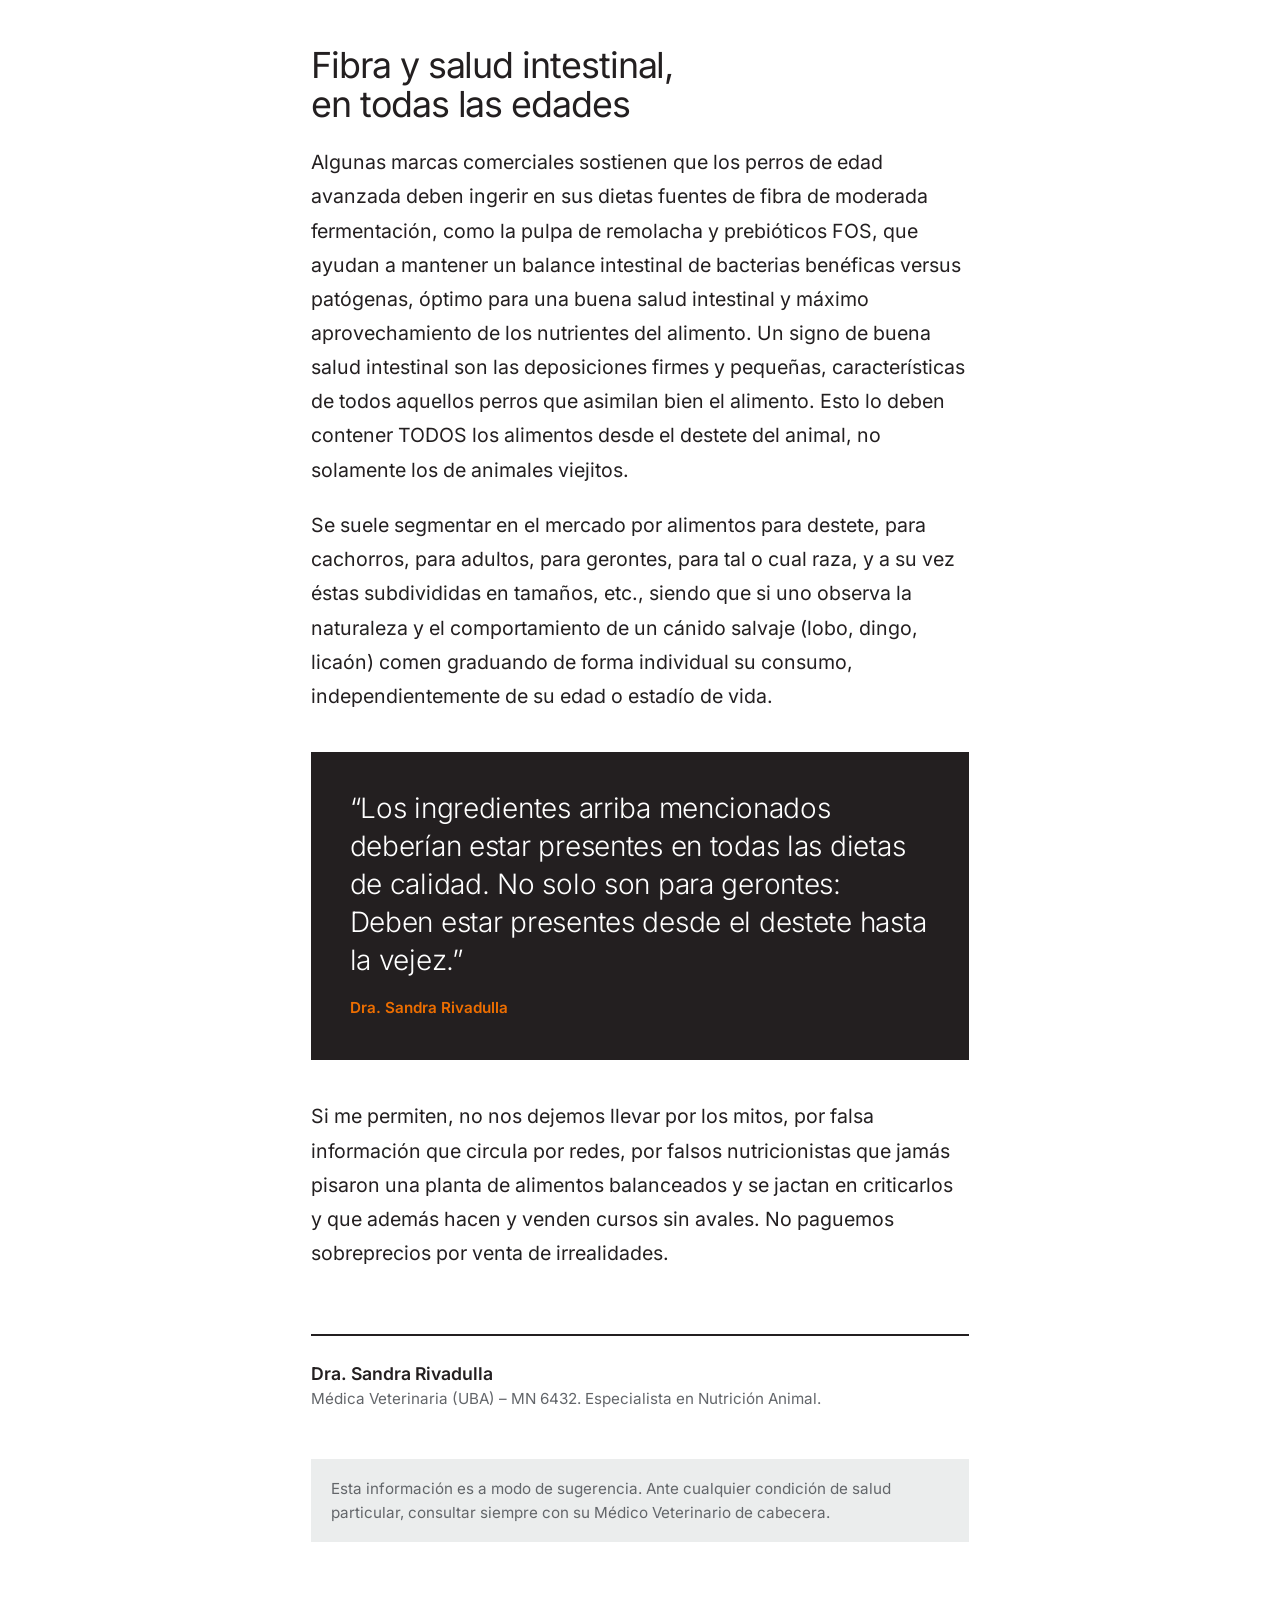
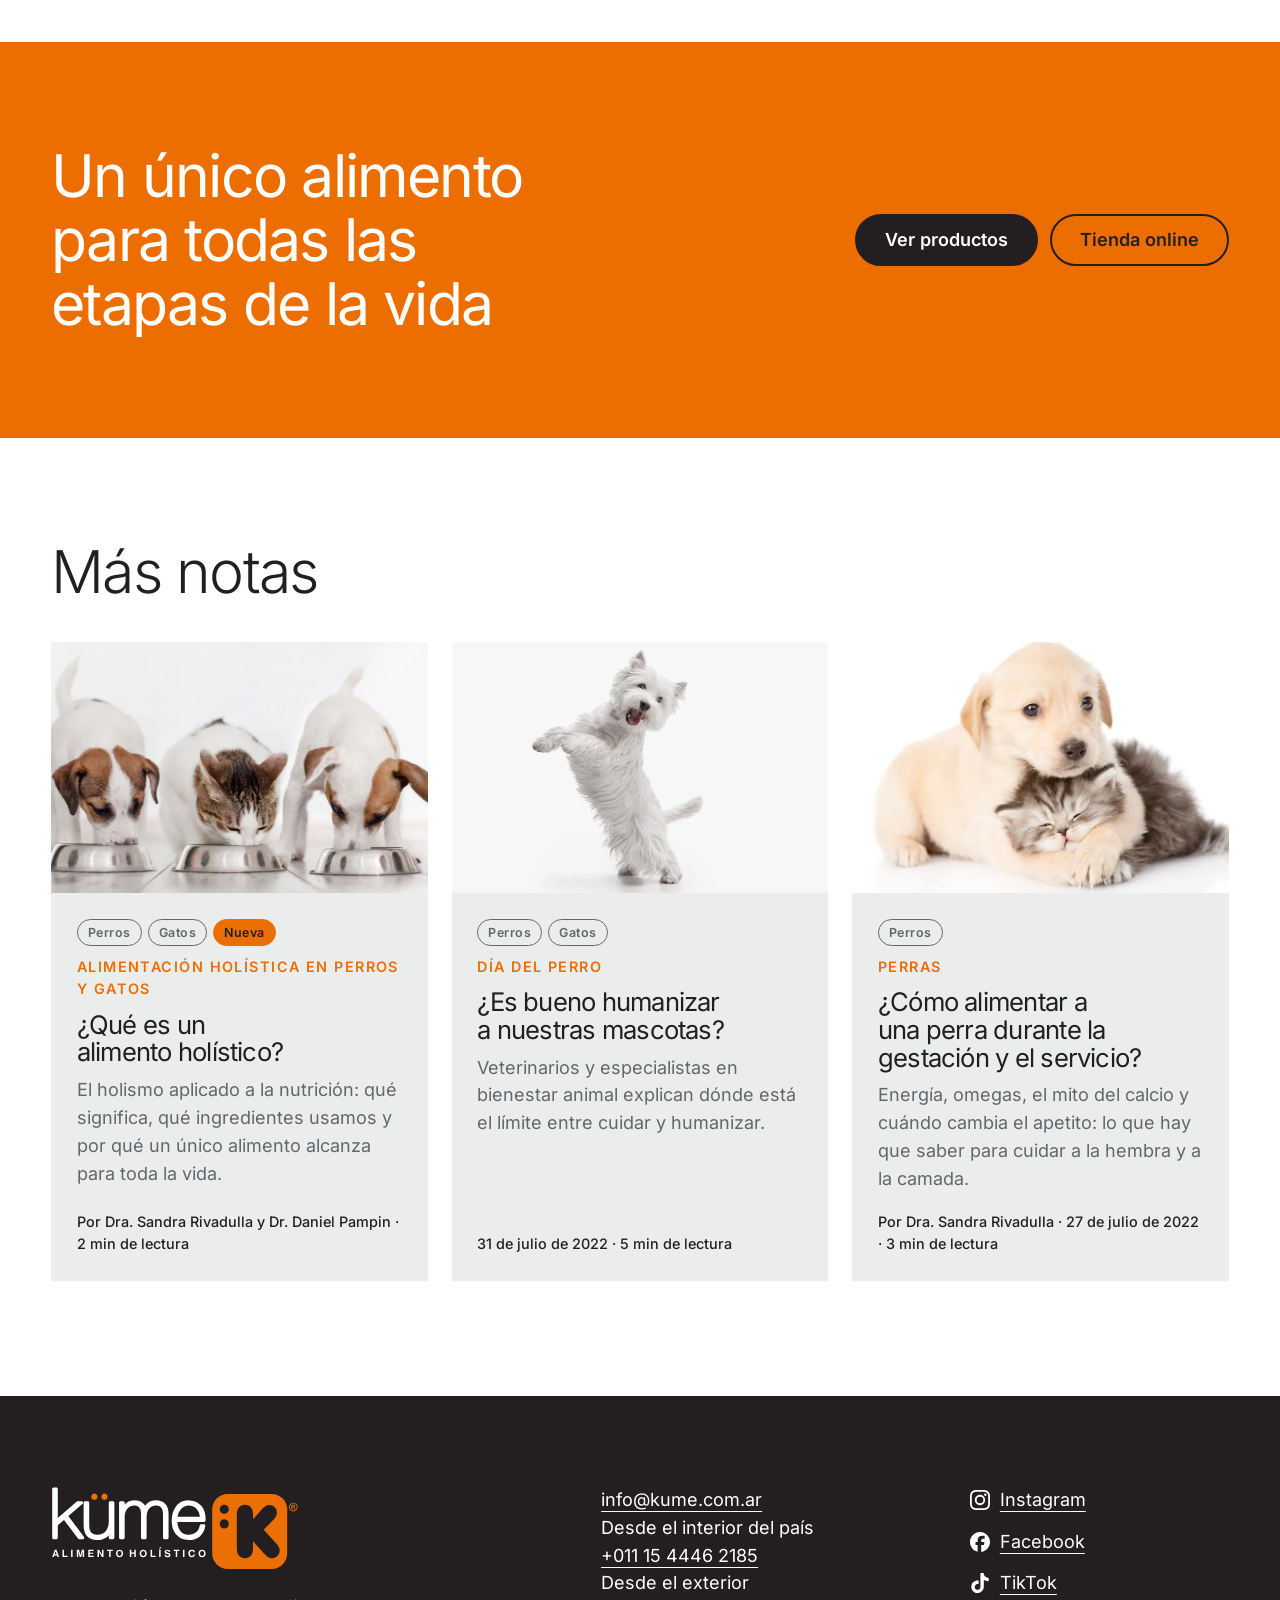
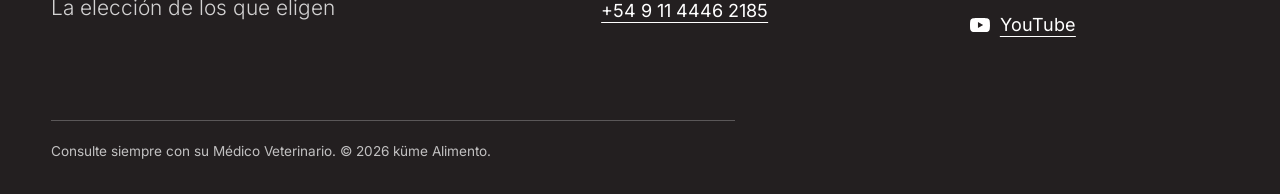
<file: nota-edad-avanzada.html>
<!doctype html>
<html lang="es-AR">
<head>
  <meta charset="utf-8">
  <meta name="viewport" content="width=device-width, initial-scale=1">
  <title>¿Qué sucede en el organismo de perros y gatos de edad avanzada? | Blog küme</title>
  <meta name="description" content="Los cambios que llegan con los años y por qué no hace falta un alimento distinto para cada etapa.">
  <link rel="canonical" href="https://kume.com.ar/nota-edad-avanzada.html">
  <meta property="og:url" content="https://kume.com.ar/nota-edad-avanzada.html">
  <meta property="og:image" content="https://kume.com.ar/assets/img/og.jpg">
  <meta property="og:image:width" content="1200">
  <meta property="og:image:height" content="630">
  <meta name="theme-color" content="#ffffff">
  <meta property="og:type" content="article">
  <meta property="og:site_name" content="küme Alimento">
  <meta property="og:title" content="¿Qué sucede en el organismo de perros y gatos de edad avanzada? | Blog küme">
  <meta property="og:locale" content="es_AR">
  <link rel="icon" href="assets/img/favicon.svg" type="image/svg+xml">
  <link rel="preload" href="assets/fonts/inter-latin-wght-normal.woff2" as="font" type="font/woff2" crossorigin>
  <link rel="stylesheet" href="assets/vendor/lenis.css">
  <link rel="stylesheet" href="assets/css/styles.css">
  <script>document.documentElement.classList.add('js');</script>
</head>
<body class="page-nota">
  <a class="skip" href="#contenido">Saltar al contenido</a>
  <div class="progress" aria-hidden="true"></div>

  <header class="site-header">
    <a class="brand" href="index.html" aria-label="küme, volver al inicio">
      <img src="assets/img/logo-fino.svg" alt="küme" width="112" height="36">
    </a>

    <nav id="site-nav" class="site-nav" aria-label="Principal">
      <ul>
        <li><a href="index.html#productos">Productos</a></li>
        <li><a href="index.html#holistico">Alimento holístico</a></li>
        <li><a href="sobre-kume.html">Sobre küme</a></li>
        <li><a href="comprar.html">Dónde comprar</a></li>
        <li><a href="blog.html" aria-current="page">Blog</a></li>
        <li><a href="index.html#contacto">Contacto</a></li>
      </ul>
    </nav>

    <a class="btn btn--small" data-magnetic href="https://tienda.kume.com.ar/" target="_blank" rel="noopener">Tienda online</a>
    <button class="menu-btn" type="button" aria-expanded="false" aria-controls="site-nav">Menú</button>
  </header>

  <main id="contenido">
    <article class="nota" aria-labelledby="nota-titulo">
      <header class="nota__head">
        <a class="nota__back link" href="blog.html">Volver al blog</a>
        <p class="eyebrow">Perros y gatos mayores</p>
        <h1 id="nota-titulo" class="nota__title">¿Qué sucede en el organismo de perros y gatos de edad avanzada?</h1>
        <p class="nota__bajada">Los cambios que llegan con los años y por qué no hace falta un alimento distinto para cada etapa.</p>
        <p class="nota__meta">Por Dra. Sandra Rivadulla · 15 de julio de 2022 · 3 min de lectura</p>
      </header>
      <figure class="nota__cover"><img class="nota__cover-img" src="assets/img/blog/edad-avanzada-1600.webp" srcset="assets/img/blog/edad-avanzada-800.webp 800w, assets/img/blog/edad-avanzada-1600.webp 1600w" sizes="(min-width: 1100px) 1100px, 100vw" alt="Un perro grande y un gato mayor dándose cariño" width="1600" height="1067"></figure>
      <div class="nota__wrap">
        <div class="nota__body">
          <p class="nota__lead">A medida que los perros y gatos envejecen, ocurren cambios en las funciones de su organismo, por lo cual muchos indican alimentos específicos para este estadío del animal. Mi posición es que esto es un mito: Con un único alimento de calidad y de adecuada densidad energética se pueden alimentar todo tipo de animales (para perros y para gatos).</p>
          <h2>Los animales gerontes pueden…</h2>
          <ul class="nota__lista"><li><b>Padecer afecciones renales crónicas.</b> Por tal motivo es fundamental que las dietas no posean excesos de fósforo; esto se logra mediante una adecuada formulación hecha por un Médico Veterinario y una adecuada selección de las materias primas.</li><li><b>Sufrir halitosis</b> (mal aliento) y posteriormente pérdida de piezas dentales (sobre todo en razas pequeñas), por las placas y el sarro dental que se acumulan si no se cepillan sus dientes a lo largo de su vida. Pero los alimentos de buena calidad además poseen pirofosfato ácido de sodio, que minimiza la formación de sarro y placas.</li><li><b>Volverse sedentarios</b>, ya que al ser más longevos que hace algunos años suelen perder agilidad. Pero si desde cachorros los animales reciben en sus dietas condroitín sulfato, glucosamina, ascorbato de manganeso y vitamina C, esto puede retrasarse. Además, dependerá mucho de su familia que siempre los mantenga activos. Si esto no sucede pueden además volverse obesos, con lo que la obesidad conlleva (cardiopatías, diabetes, trastornos osteoarticulares).</li><li><b>Tener problemas cognitivos</b>, pérdida de visión, sordera, entre otros. Para esto es importante la incorporación de ácidos grasos omega 3 en proporciones importantes, que sólo aportan los buenos alimentos balanceados, pudiendo además suplementarse con ácidos grasos omega 3 de origen marino, de ser necesario.</li><li><b>Sufrir disminución de la función del sistema inmunológico</b> (defensas del organismo) por procesos oxidativos, según afirman algunos. De otorgarle un alimento de buena calidad desde cachorros con antioxidantes naturales tales como: Vit. E, Vit. C, taurina, polifenoles, licopenos, curcumina, jengibre, betacarotenos, luteína, extracto de romero y arándanos en caso de felinos, esto podrá retrasar los fenómenos de oxidación celular, otorgando una mejor y mayor calidad de vida.</li><li><b>Tener baja de defensas:</b> La incorporación de estimulantes de defensas como los nucleótidos de levadura desde cachorros podrá minimizar la aparición de procesos infecciosos.</li></ul>
          <h2>Fibra y salud intestinal, en todas las edades</h2>
          <p>Algunas marcas comerciales sostienen que los perros de edad avanzada deben ingerir en sus dietas fuentes de fibra de moderada fermentación, como la pulpa de remolacha y prebióticos FOS, que ayudan a mantener un balance intestinal de bacterias benéficas versus patógenas, óptimo para una buena salud intestinal y máximo aprovechamiento de los nutrientes del alimento. Un signo de buena salud intestinal son las deposiciones firmes y pequeñas, características de todos aquellos perros que asimilan bien el alimento. Esto lo deben contener TODOS los alimentos desde el destete del animal, no solamente los de animales viejitos.</p>
          <p>Se suele segmentar en el mercado por alimentos para destete, para cachorros, para adultos, para gerontes, para tal o cual raza, y a su vez éstas subdivididas en tamaños, etc., siendo que si uno observa la naturaleza y el comportamiento de un cánido salvaje (lobo, dingo, licaón) comen graduando de forma individual su consumo, independientemente de su edad o estadío de vida.</p>
          <blockquote class="nota__cita"><p>“Los ingredientes arriba mencionados deberían estar presentes en todas las dietas de calidad. No solo son para gerontes: Deben estar presentes desde el destete hasta la vejez.”</p><footer>Dra. Sandra Rivadulla</footer></blockquote>
          <p>Si me permiten, no nos dejemos llevar por los mitos, por falsa información que circula por redes, por falsos nutricionistas que jamás pisaron una planta de alimentos balanceados y se jactan en criticarlos y que además hacen y venden cursos sin avales. No paguemos sobreprecios por venta de irrealidades.</p>
        </div>
        <aside class="nota__firmas" aria-label="Autores"><div class="nota__firma"><p class="nota__firma-n">Dra. Sandra Rivadulla</p><p>Médica Veterinaria (UBA) – MN 6432. Especialista en Nutrición Animal.</p></div></aside>
        <p class="nota-aviso">Esta información es a modo de sugerencia. Ante cualquier condición de salud particular, consultar siempre con su Médico Veterinario de cabecera.</p>
      </div>
    </article>

    <section class="nota-cta" aria-labelledby="cta-nota">
      <h2 id="cta-nota">Un único alimento para todas las etapas de la vida</h2>
      <div class="cta__actions">
        <a class="btn btn--dark" data-magnetic href="index.html#productos">Ver productos</a>
        <a class="btn btn--ghost btn--onorange" data-magnetic href="https://tienda.kume.com.ar/" target="_blank" rel="noopener">Tienda online</a>
      </div>
    </section>

    <section class="blog-list blog-list--mas" aria-labelledby="mas-notas">
      <h2 id="mas-notas" class="blog-list__title">Más notas</h2>
      <ul class="bgrid">
        <li class="bcard">
          <a class="bcard__link" href="nota-que-es-un-alimento-holistico.html" data-cursor>
            <span class="bcard__media"><img class="bcard__img" src="assets/img/blog/que-es-un-alimento-holistico-1600.webp" srcset="assets/img/blog/que-es-un-alimento-holistico-800.webp 800w, assets/img/blog/que-es-un-alimento-holistico-1600.webp 1600w" sizes="(min-width: 900px) 50vw, 100vw" alt="Dos cachorros y un gatito comiendo de sus platos" width="1600" height="1067" loading="lazy"></span>
            <span class="bcard__body">
              <ul class="tags"><li>Perros</li><li>Gatos</li><li class="tag--nueva">Nueva</li></ul>
              <span class="bcard__kicker">Alimentación holística en perros y gatos</span>
              <h3 class="bcard__title">¿Qué es un alimento holístico?</h3>
              <span class="bcard__bajada">El holismo aplicado a la nutrición: qué significa, qué ingredientes usamos y por qué un único alimento alcanza para toda la vida.</span>
              <span class="bcard__meta">Por Dra. Sandra Rivadulla y Dr. Daniel Pampin · 2 min de lectura</span>
            </span>
          </a>
        </li><li class="bcard">
          <a class="bcard__link" href="nota-humanizar-mascotas.html" data-cursor>
            <span class="bcard__media"><img class="bcard__img" src="assets/img/blog/humanizar-mascotas-1600.webp" srcset="assets/img/blog/humanizar-mascotas-800.webp 800w, assets/img/blog/humanizar-mascotas-1600.webp 1600w" sizes="(min-width: 900px) 50vw, 100vw" alt="Un westie parado en dos patas, como si bailara" width="1600" height="1067" loading="lazy"></span>
            <span class="bcard__body">
              <ul class="tags"><li>Perros</li><li>Gatos</li></ul>
              <span class="bcard__kicker">Día del Perro</span>
              <h3 class="bcard__title">¿Es bueno humanizar a nuestras mascotas?</h3>
              <span class="bcard__bajada">Veterinarios y especialistas en bienestar animal explican dónde está el límite entre cuidar y humanizar.</span>
              <span class="bcard__meta">31 de julio de 2022 · 5 min de lectura</span>
            </span>
          </a>
        </li><li class="bcard">
          <a class="bcard__link" href="nota-gestacion-y-servicio.html" data-cursor>
            <span class="bcard__media"><img class="bcard__img" src="assets/img/blog/gestacion-y-servicio-1600.webp" srcset="assets/img/blog/gestacion-y-servicio-800.webp 800w, assets/img/blog/gestacion-y-servicio-1600.webp 1600w" sizes="(min-width: 900px) 50vw, 100vw" alt="Un cachorro abrazando a un gatito" width="1600" height="1067" loading="lazy"></span>
            <span class="bcard__body">
              <ul class="tags"><li>Perros</li></ul>
              <span class="bcard__kicker">Perras</span>
              <h3 class="bcard__title">¿Cómo alimentar a una perra durante la gestación y el servicio?</h3>
              <span class="bcard__bajada">Energía, omegas, el mito del calcio y cuándo cambia el apetito: lo que hay que saber para cuidar a la hembra y a la camada.</span>
              <span class="bcard__meta">Por Dra. Sandra Rivadulla · 27 de julio de 2022 · 3 min de lectura</span>
            </span>
          </a>
        </li>
      </ul>
    </section>
  </main>

  <footer class="site-footer">
    <div class="site-footer__cols">
      <div>
        <img class="site-footer__logo" src="assets/img/logo-bold-blanco.svg" alt="küme, alimento holístico" width="250" height="86" loading="lazy">
        <p class="site-footer__slogan">La elección de los que eligen</p>
      </div>
      <address>
        <a href="mailto:info@kume.com.ar">info@kume.com.ar</a><br>
        Desde el interior del país<br>
        <a href="tel:+5491144462185">+011 15 4446 2185</a><br>
        Desde el exterior<br>
        <a href="tel:+5491144462185">+54 9 11 4446 2185</a>
      </address>
      <ul class="site-footer__social">
        <li><a href="https://www.instagram.com/kume.alimento/" target="_blank" rel="noopener"><svg class="soc-ic" viewBox="0 0 24 24" aria-hidden="true" focusable="false"><path d="M7.0301.084c-1.2768.0602-2.1487.264-2.911.5634-.7888.3075-1.4575.72-2.1228 1.3877-.6652.6677-1.075 1.3368-1.3802 2.127-.2954.7638-.4956 1.6365-.552 2.914-.0564 1.2775-.0689 1.6882-.0626 4.947.0062 3.2586.0206 3.6671.0825 4.9473.061 1.2765.264 2.1482.5635 2.9107.308.7889.72 1.4573 1.388 2.1228.6679.6655 1.3365 1.0743 2.1285 1.38.7632.295 1.6361.4961 2.9134.552 1.2773.056 1.6884.069 4.9462.0627 3.2578-.0062 3.668-.0207 4.9478-.0814 1.28-.0607 2.147-.2652 2.9098-.5633.7889-.3086 1.4578-.72 2.1228-1.3881.665-.6682 1.0745-1.3378 1.3795-2.1284.2957-.7632.4966-1.636.552-2.9124.056-1.2809.0692-1.6898.063-4.948-.0063-3.2583-.021-3.6668-.0817-4.9465-.0607-1.2797-.264-2.1487-.5633-2.9117-.3084-.7889-.72-1.4568-1.3876-2.1228C21.2982 1.33 20.628.9208 19.8378.6165 19.074.321 18.2017.1197 16.9244.0645 15.6471.0093 15.236-.005 11.977.0014 8.718.0076 8.31.0215 7.0301.0839m.1402 21.6932c-1.17-.0509-1.8053-.2453-2.2287-.408-.5606-.216-.96-.4771-1.3819-.895-.422-.4178-.6811-.8186-.9-1.378-.1644-.4234-.3624-1.058-.4171-2.228-.0595-1.2645-.072-1.6442-.079-4.848-.007-3.2037.0053-3.583.0607-4.848.05-1.169.2456-1.805.408-2.2282.216-.5613.4762-.96.895-1.3816.4188-.4217.8184-.6814 1.3783-.9003.423-.1651 1.0575-.3614 2.227-.4171 1.2655-.06 1.6447-.072 4.848-.079 3.2033-.007 3.5835.005 4.8495.0608 1.169.0508 1.8053.2445 2.228.408.5608.216.96.4754 1.3816.895.4217.4194.6816.8176.9005 1.3787.1653.4217.3617 1.056.4169 2.2263.0602 1.2655.0739 1.645.0796 4.848.0058 3.203-.0055 3.5834-.061 4.848-.051 1.17-.245 1.8055-.408 2.2294-.216.5604-.4763.96-.8954 1.3814-.419.4215-.8181.6811-1.3783.9-.4224.1649-1.0577.3617-2.2262.4174-1.2656.0595-1.6448.072-4.8493.079-3.2045.007-3.5825-.006-4.848-.0608M16.953 5.5864A1.44 1.44 0 1 0 18.39 4.144a1.44 1.44 0 0 0-1.437 1.4424M5.8385 12.012c.0067 3.4032 2.7706 6.1557 6.173 6.1493 3.4026-.0065 6.157-2.7701 6.1506-6.1733-.0065-3.4032-2.771-6.1565-6.174-6.1498-3.403.0067-6.156 2.771-6.1496 6.1738M8 12.0077a4 4 0 1 1 4.008 3.9921A3.9996 3.9996 0 0 1 8 12.0077"/></svg><span>Instagram</span></a></li>
        <li><a href="https://www.facebook.com/kume.alimento" target="_blank" rel="noopener"><svg class="soc-ic" viewBox="0 0 24 24" aria-hidden="true" focusable="false"><path d="M9.101 23.691v-7.98H6.627v-3.667h2.474v-1.58c0-4.085 1.848-5.978 5.858-5.978.401 0 .955.042 1.468.103a8.68 8.68 0 0 1 1.141.195v3.325a8.623 8.623 0 0 0-.653-.036 26.805 26.805 0 0 0-.733-.009c-.707 0-1.259.096-1.675.309a1.686 1.686 0 0 0-.679.622c-.258.42-.374.995-.374 1.752v1.297h3.919l-.386 2.103-.287 1.564h-3.246v8.245C19.396 23.238 24 18.179 24 12.044c0-6.627-5.373-12-12-12s-12 5.373-12 12c0 5.628 3.874 10.35 9.101 11.647Z"/></svg><span>Facebook</span></a></li>
        <li><a href="https://www.tiktok.com/@kume.alimento" target="_blank" rel="noopener"><svg class="soc-ic" viewBox="0 0 24 24" aria-hidden="true" focusable="false"><path d="M12.525.02c1.31-.02 2.61-.01 3.91-.02.08 1.53.63 3.09 1.75 4.17 1.12 1.11 2.7 1.62 4.24 1.79v4.03c-1.44-.05-2.89-.35-4.2-.97-.57-.26-1.1-.59-1.62-.93-.01 2.92.01 5.84-.02 8.75-.08 1.4-.54 2.79-1.35 3.94-1.31 1.92-3.58 3.17-5.91 3.21-1.43.08-2.86-.31-4.08-1.03-2.02-1.19-3.44-3.37-3.65-5.71-.02-.5-.03-1-.01-1.49.18-1.9 1.12-3.72 2.58-4.96 1.66-1.44 3.98-2.13 6.15-1.72.02 1.48-.04 2.96-.04 4.44-.99-.32-2.15-.23-3.02.37-.63.41-1.11 1.04-1.36 1.75-.21.51-.15 1.07-.14 1.61.24 1.64 1.82 3.02 3.5 2.87 1.12-.01 2.19-.66 2.77-1.61.19-.33.4-.67.41-1.06.1-1.79.06-3.57.07-5.36.01-4.03-.01-8.05.02-12.07z"/></svg><span>TikTok</span></a></li>
        <li><a href="https://www.youtube.com/@kume.alimento" target="_blank" rel="noopener"><svg class="soc-ic" viewBox="0 0 24 24" aria-hidden="true" focusable="false"><path d="M23.498 6.186a3.016 3.016 0 0 0-2.122-2.136C19.505 3.545 12 3.545 12 3.545s-7.505 0-9.377.505A3.017 3.017 0 0 0 .502 6.186C0 8.07 0 12 0 12s0 3.93.502 5.814a3.016 3.016 0 0 0 2.122 2.136c1.871.505 9.376.505 9.376.505s7.505 0 9.377-.505a3.015 3.015 0 0 0 2.122-2.136C24 15.93 24 12 24 12s0-3.93-.502-5.814zM9.545 15.568V8.432L15.818 12l-6.273 3.568z"/></svg><span>YouTube</span></a></li>
      </ul>
    </div>
    <p class="site-footer__legal">Consulte siempre con su Médico Veterinario. © 2026 küme Alimento.</p>
  </footer>

  <script src="assets/vendor/gsap.min.js"></script>
  <script src="assets/vendor/ScrollTrigger.min.js"></script>
  <script src="assets/vendor/lenis.min.js"></script>
  <script src="assets/js/main.js"></script>
</body>
</html>
</file>
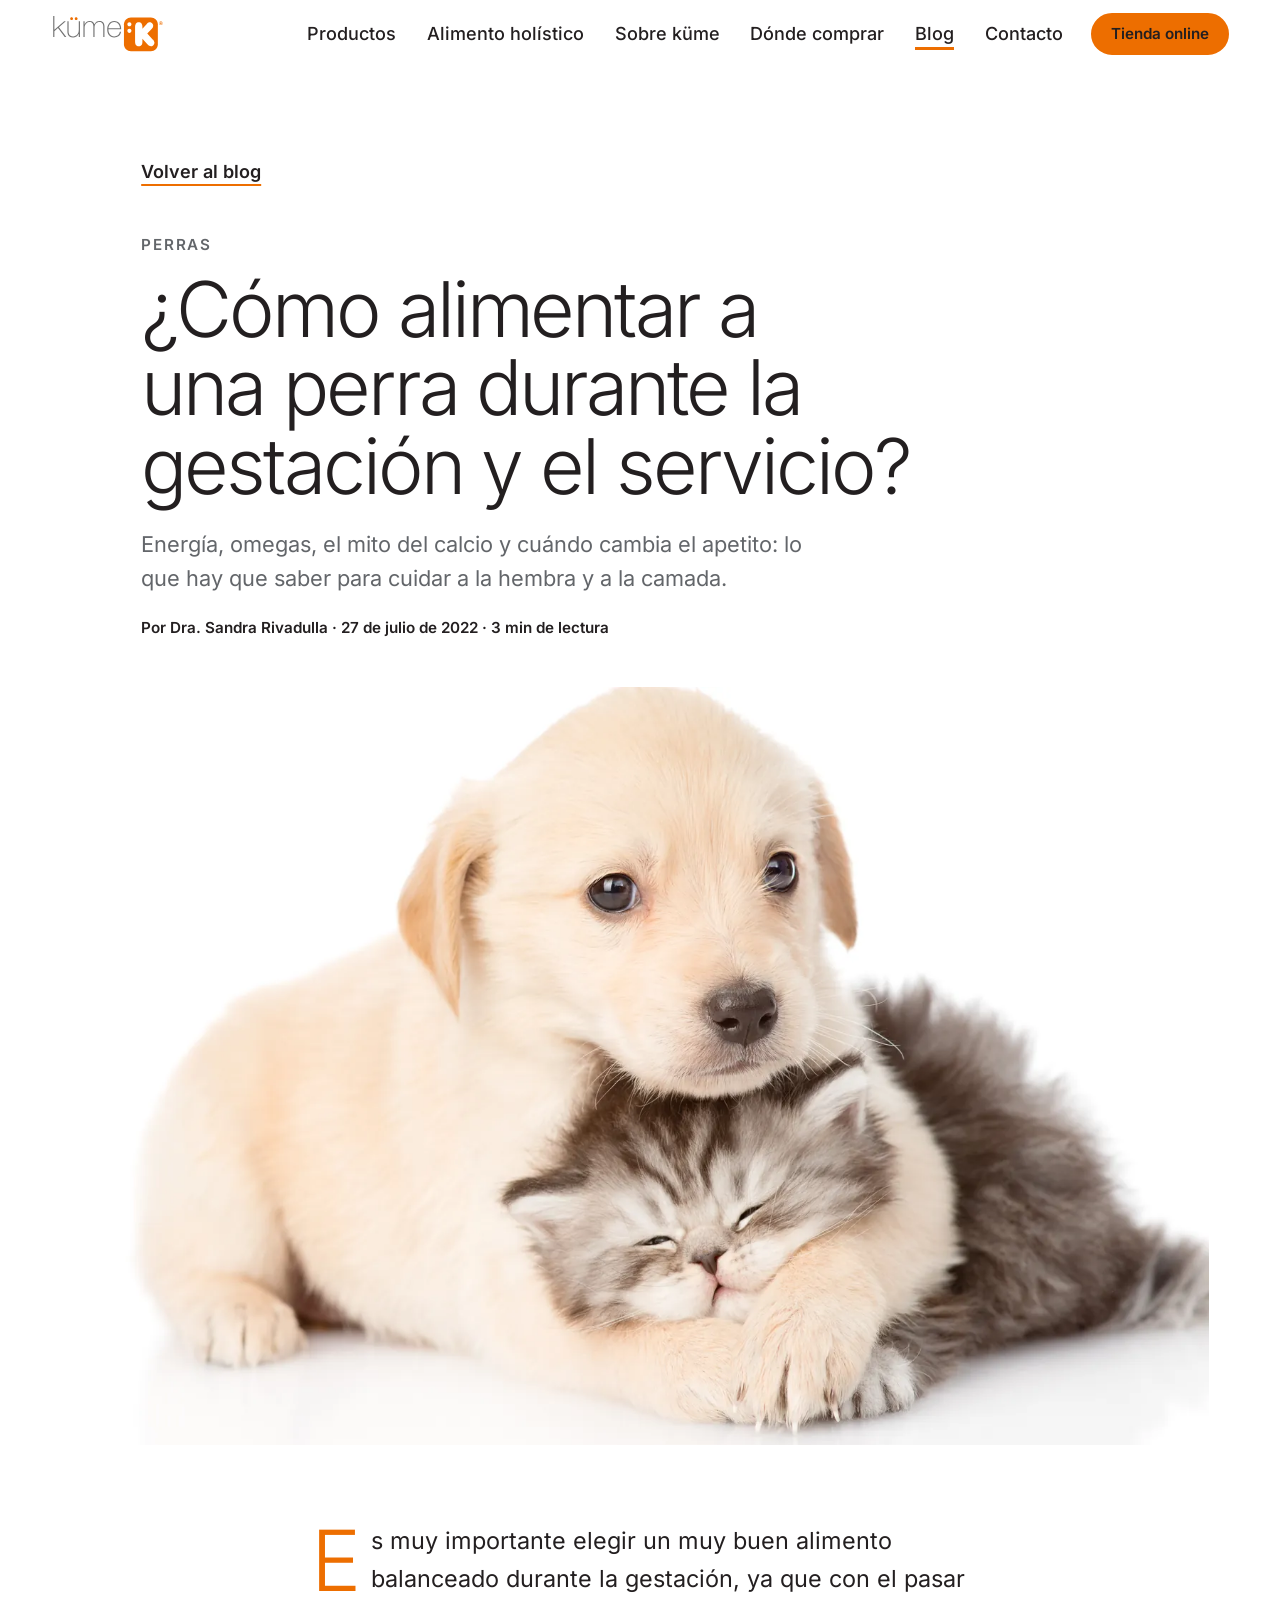
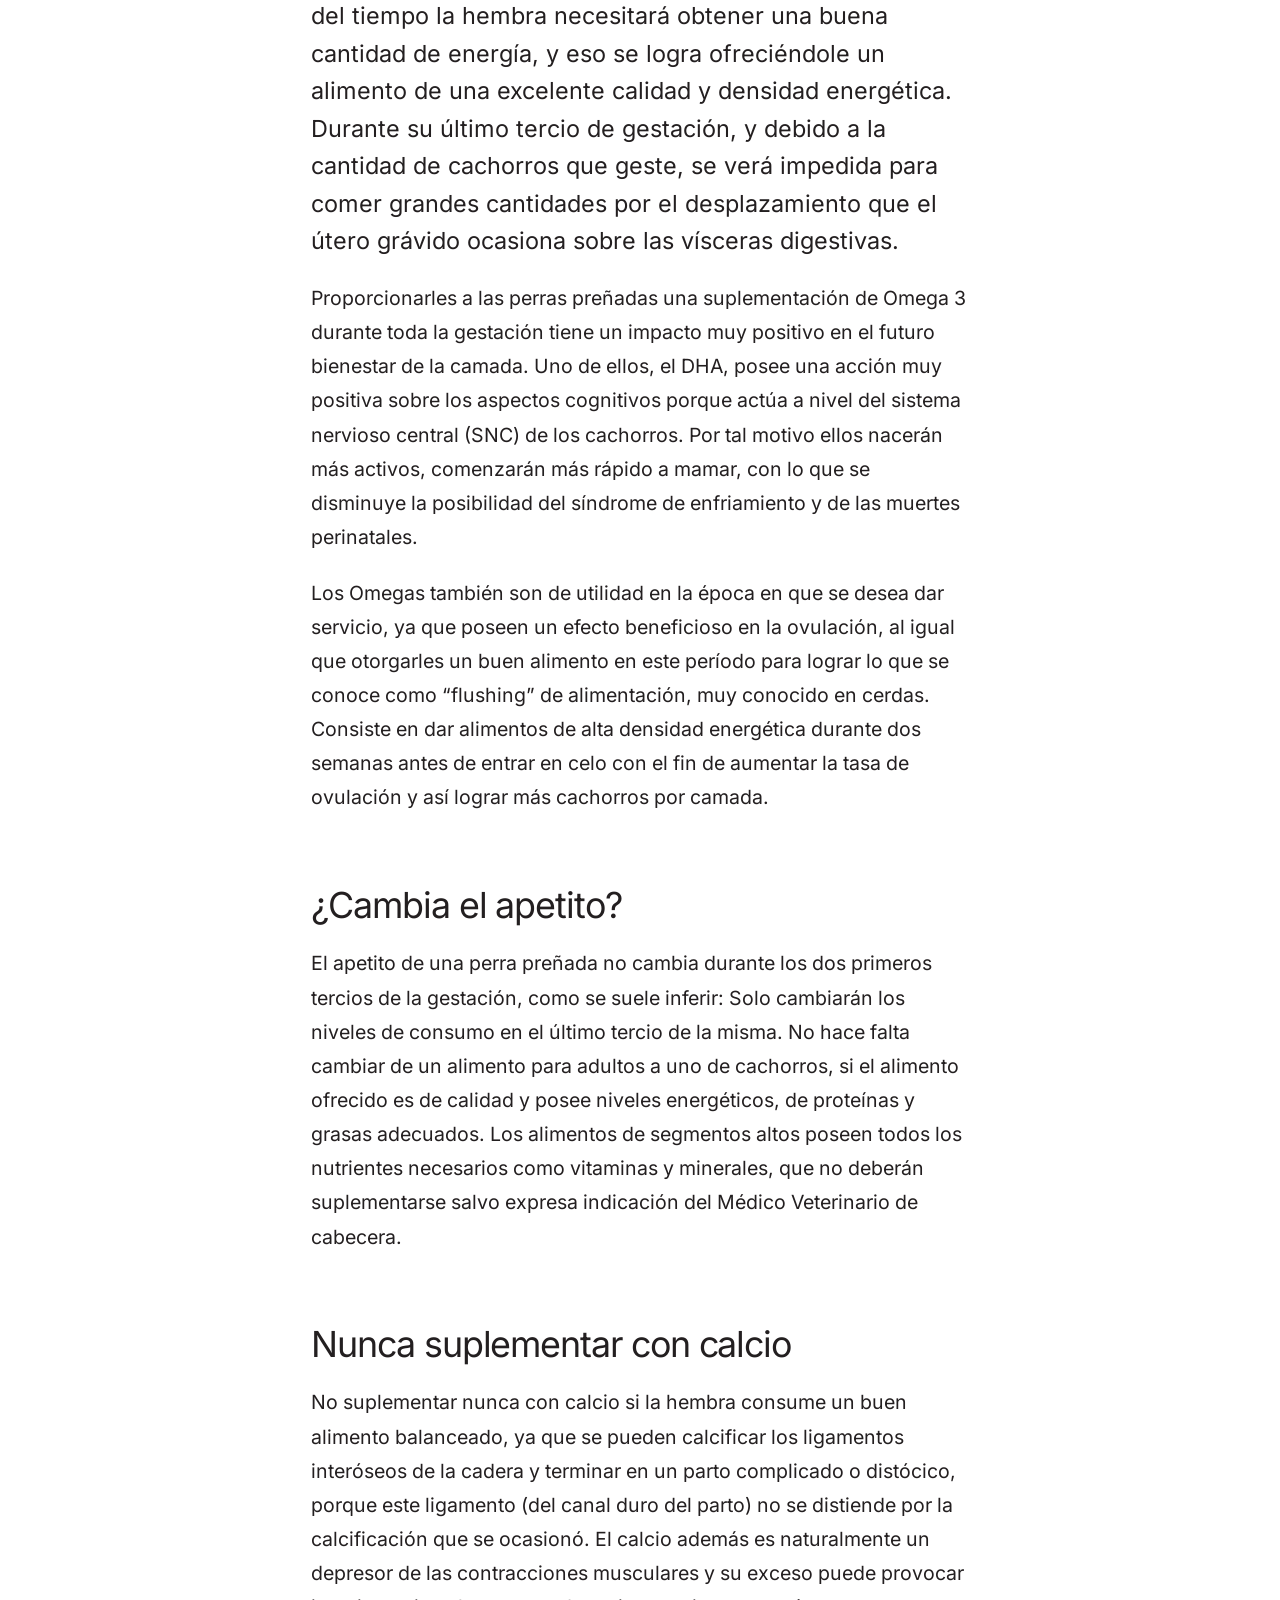
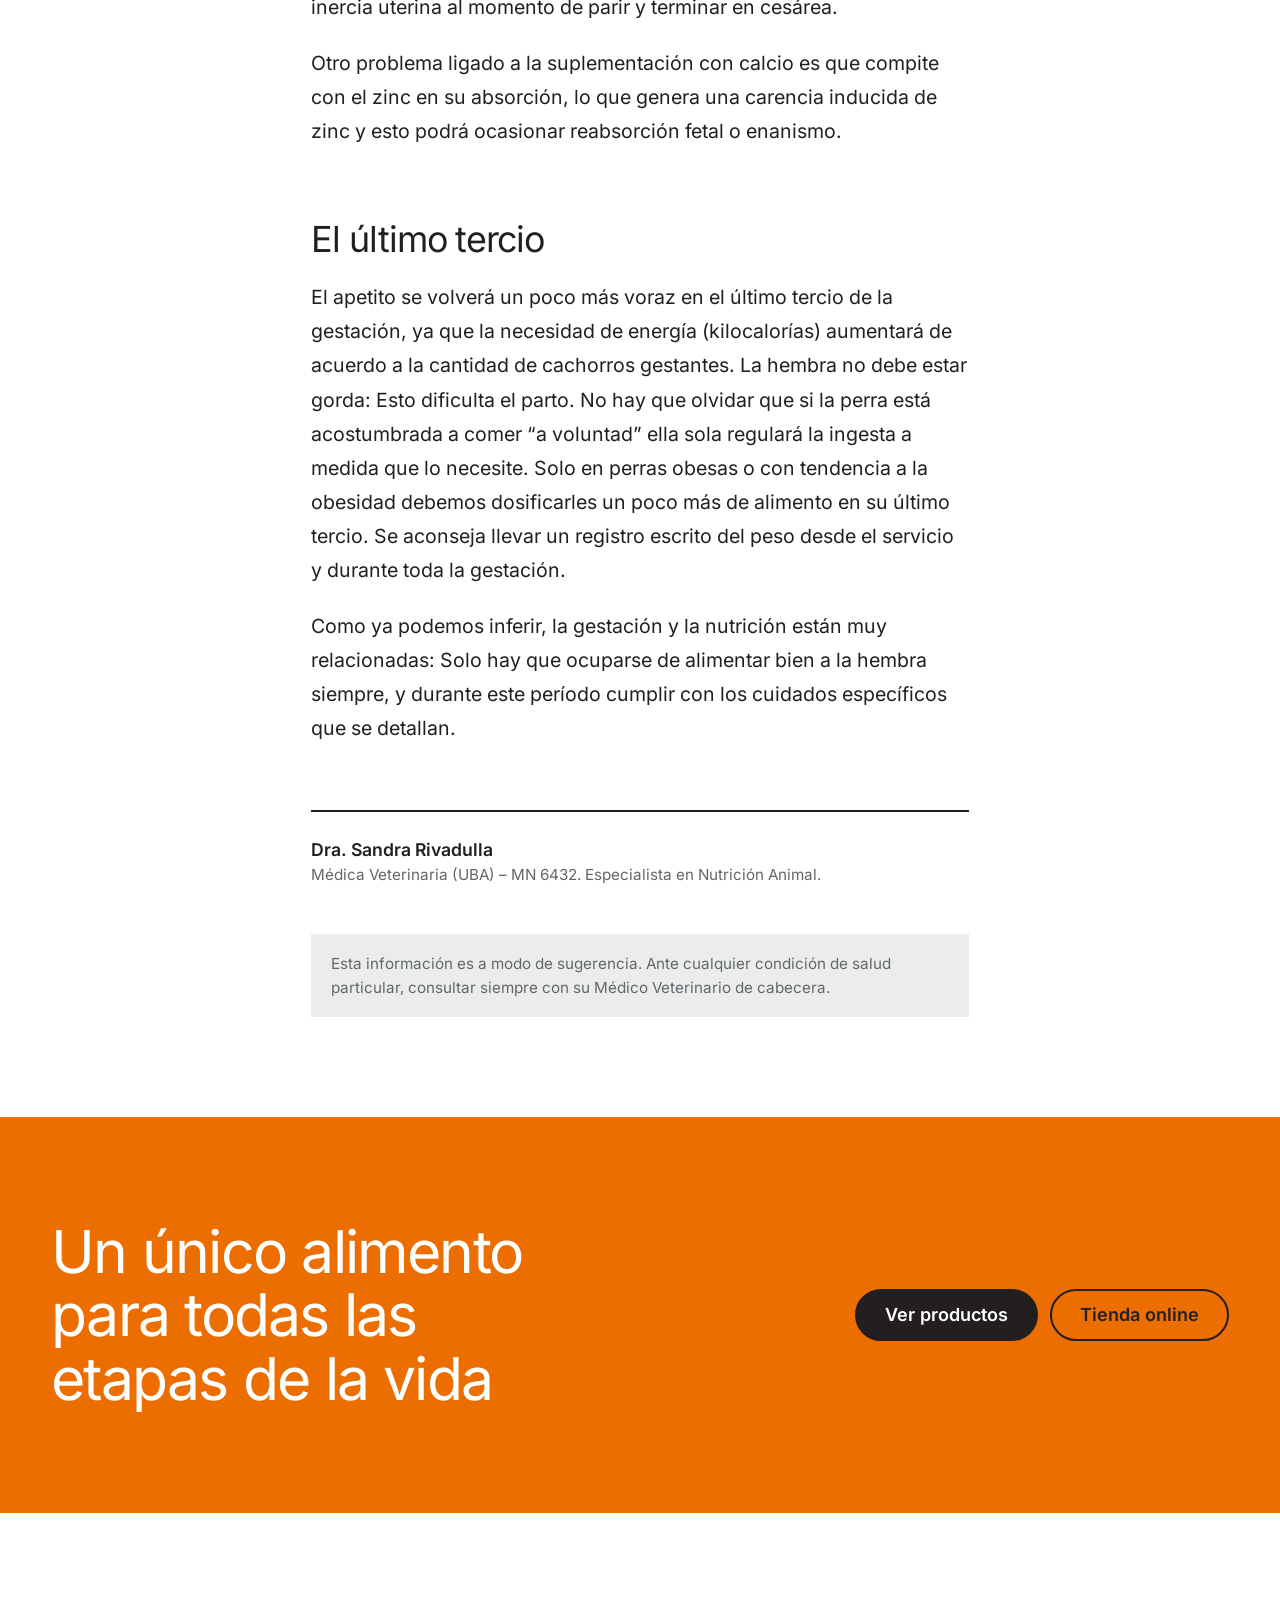
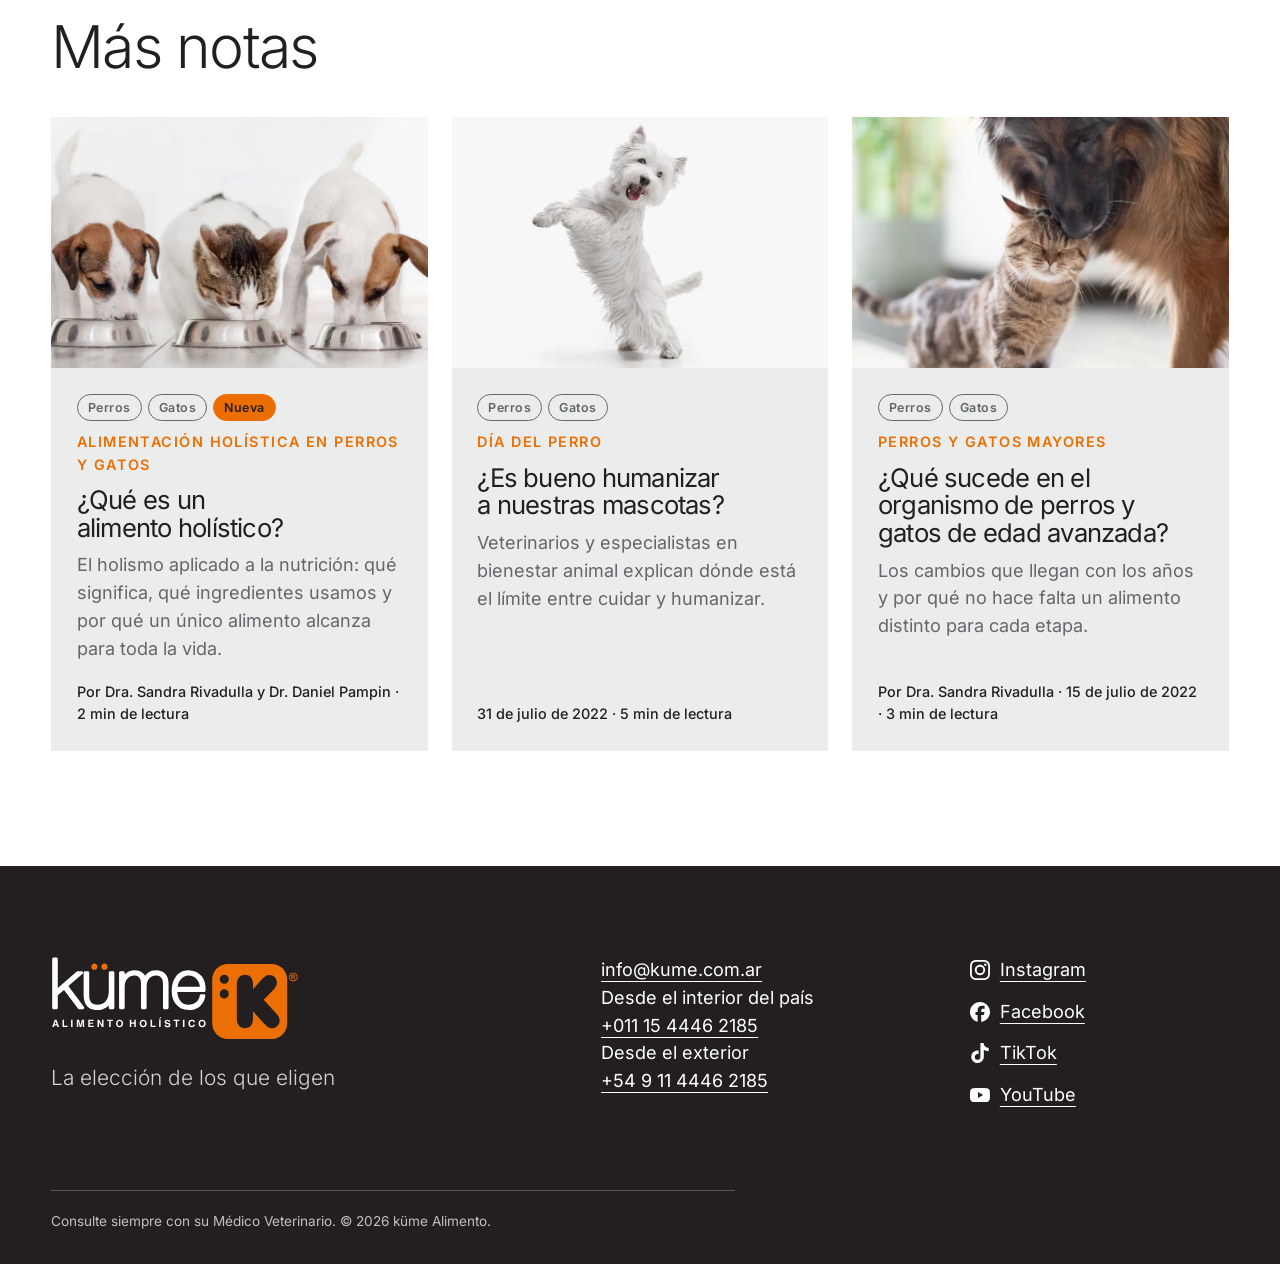
<file: nota-gestacion-y-servicio.html>
<!doctype html>
<html lang="es-AR">
<head>
  <meta charset="utf-8">
  <meta name="viewport" content="width=device-width, initial-scale=1">
  <title>¿Cómo alimentar a una perra durante la gestación y el servicio? | Blog küme</title>
  <meta name="description" content="Energía, omegas, el mito del calcio y cuándo cambia el apetito: lo que hay que saber para cuidar a la hembra y a la camada.">
  <link rel="canonical" href="https://kume.com.ar/nota-gestacion-y-servicio.html">
  <meta property="og:url" content="https://kume.com.ar/nota-gestacion-y-servicio.html">
  <meta property="og:image" content="https://kume.com.ar/assets/img/og.jpg">
  <meta property="og:image:width" content="1200">
  <meta property="og:image:height" content="630">
  <meta name="theme-color" content="#ffffff">
  <meta property="og:type" content="article">
  <meta property="og:site_name" content="küme Alimento">
  <meta property="og:title" content="¿Cómo alimentar a una perra durante la gestación y el servicio? | Blog küme">
  <meta property="og:locale" content="es_AR">
  <link rel="icon" href="assets/img/favicon.svg" type="image/svg+xml">
  <link rel="preload" href="assets/fonts/inter-latin-wght-normal.woff2" as="font" type="font/woff2" crossorigin>
  <link rel="stylesheet" href="assets/vendor/lenis.css">
  <link rel="stylesheet" href="assets/css/styles.css">
  <script>document.documentElement.classList.add('js');</script>
</head>
<body class="page-nota">
  <a class="skip" href="#contenido">Saltar al contenido</a>
  <div class="progress" aria-hidden="true"></div>

  <header class="site-header">
    <a class="brand" href="index.html" aria-label="küme, volver al inicio">
      <img src="assets/img/logo-fino.svg" alt="küme" width="112" height="36">
    </a>

    <nav id="site-nav" class="site-nav" aria-label="Principal">
      <ul>
        <li><a href="index.html#productos">Productos</a></li>
        <li><a href="index.html#holistico">Alimento holístico</a></li>
        <li><a href="sobre-kume.html">Sobre küme</a></li>
        <li><a href="comprar.html">Dónde comprar</a></li>
        <li><a href="blog.html" aria-current="page">Blog</a></li>
        <li><a href="index.html#contacto">Contacto</a></li>
      </ul>
    </nav>

    <a class="btn btn--small" data-magnetic href="https://tienda.kume.com.ar/" target="_blank" rel="noopener">Tienda online</a>
    <button class="menu-btn" type="button" aria-expanded="false" aria-controls="site-nav">Menú</button>
  </header>

  <main id="contenido">
    <article class="nota" aria-labelledby="nota-titulo">
      <header class="nota__head">
        <a class="nota__back link" href="blog.html">Volver al blog</a>
        <p class="eyebrow">Perras</p>
        <h1 id="nota-titulo" class="nota__title">¿Cómo alimentar a una perra durante la gestación y el servicio?</h1>
        <p class="nota__bajada">Energía, omegas, el mito del calcio y cuándo cambia el apetito: lo que hay que saber para cuidar a la hembra y a la camada.</p>
        <p class="nota__meta">Por Dra. Sandra Rivadulla · 27 de julio de 2022 · 3 min de lectura</p>
      </header>
      <figure class="nota__cover"><img class="nota__cover-img" src="assets/img/blog/gestacion-y-servicio-1600.webp" srcset="assets/img/blog/gestacion-y-servicio-800.webp 800w, assets/img/blog/gestacion-y-servicio-1600.webp 1600w" sizes="(min-width: 1100px) 1100px, 100vw" alt="Un cachorro abrazando a un gatito" width="1600" height="1067"></figure>
      <div class="nota__wrap">
        <div class="nota__body">
          <p class="nota__lead">Es muy importante elegir un muy buen alimento balanceado durante la gestación, ya que con el pasar del tiempo la hembra necesitará obtener una buena cantidad de energía, y eso se logra ofreciéndole un alimento de una excelente calidad y densidad energética. Durante su último tercio de gestación, y debido a la cantidad de cachorros que geste, se verá impedida para comer grandes cantidades por el desplazamiento que el útero grávido ocasiona sobre las vísceras digestivas.</p>
          <p>Proporcionarles a las perras preñadas una suplementación de Omega 3 durante toda la gestación tiene un impacto muy positivo en el futuro bienestar de la camada. Uno de ellos, el DHA, posee una acción muy positiva sobre los aspectos cognitivos porque actúa a nivel del sistema nervioso central (SNC) de los cachorros. Por tal motivo ellos nacerán más activos, comenzarán más rápido a mamar, con lo que se disminuye la posibilidad del síndrome de enfriamiento y de las muertes perinatales.</p>
          <p>Los Omegas también son de utilidad en la época en que se desea dar servicio, ya que poseen un efecto beneficioso en la ovulación, al igual que otorgarles un buen alimento en este período para lograr lo que se conoce como “flushing” de alimentación, muy conocido en cerdas. Consiste en dar alimentos de alta densidad energética durante dos semanas antes de entrar en celo con el fin de aumentar la tasa de ovulación y así lograr más cachorros por camada.</p>
          <h2>¿Cambia el apetito?</h2>
          <p>El apetito de una perra preñada no cambia durante los dos primeros tercios de la gestación, como se suele inferir: Solo cambiarán los niveles de consumo en el último tercio de la misma. No hace falta cambiar de un alimento para adultos a uno de cachorros, si el alimento ofrecido es de calidad y posee niveles energéticos, de proteínas y grasas adecuados. Los alimentos de segmentos altos poseen todos los nutrientes necesarios como vitaminas y minerales, que no deberán suplementarse salvo expresa indicación del Médico Veterinario de cabecera.</p>
          <h2>Nunca suplementar con calcio</h2>
          <p>No suplementar nunca con calcio si la hembra consume un buen alimento balanceado, ya que se pueden calcificar los ligamentos interóseos de la cadera y terminar en un parto complicado o distócico, porque este ligamento (del canal duro del parto) no se distiende por la calcificación que se ocasionó. El calcio además es naturalmente un depresor de las contracciones musculares y su exceso puede provocar inercia uterina al momento de parir y terminar en cesárea.</p>
          <p>Otro problema ligado a la suplementación con calcio es que compite con el zinc en su absorción, lo que genera una carencia inducida de zinc y esto podrá ocasionar reabsorción fetal o enanismo.</p>
          <h2>El último tercio</h2>
          <p>El apetito se volverá un poco más voraz en el último tercio de la gestación, ya que la necesidad de energía (kilocalorías) aumentará de acuerdo a la cantidad de cachorros gestantes. La hembra no debe estar gorda: Esto dificulta el parto. No hay que olvidar que si la perra está acostumbrada a comer “a voluntad” ella sola regulará la ingesta a medida que lo necesite. Solo en perras obesas o con tendencia a la obesidad debemos dosificarles un poco más de alimento en su último tercio. Se aconseja llevar un registro escrito del peso desde el servicio y durante toda la gestación.</p>
          <p>Como ya podemos inferir, la gestación y la nutrición están muy relacionadas: Solo hay que ocuparse de alimentar bien a la hembra siempre, y durante este período cumplir con los cuidados específicos que se detallan.</p>
        </div>
        <aside class="nota__firmas" aria-label="Autores"><div class="nota__firma"><p class="nota__firma-n">Dra. Sandra Rivadulla</p><p>Médica Veterinaria (UBA) – MN 6432. Especialista en Nutrición Animal.</p></div></aside>
        <p class="nota-aviso">Esta información es a modo de sugerencia. Ante cualquier condición de salud particular, consultar siempre con su Médico Veterinario de cabecera.</p>
      </div>
    </article>

    <section class="nota-cta" aria-labelledby="cta-nota">
      <h2 id="cta-nota">Un único alimento para todas las etapas de la vida</h2>
      <div class="cta__actions">
        <a class="btn btn--dark" data-magnetic href="index.html#productos">Ver productos</a>
        <a class="btn btn--ghost btn--onorange" data-magnetic href="https://tienda.kume.com.ar/" target="_blank" rel="noopener">Tienda online</a>
      </div>
    </section>

    <section class="blog-list blog-list--mas" aria-labelledby="mas-notas">
      <h2 id="mas-notas" class="blog-list__title">Más notas</h2>
      <ul class="bgrid">
        <li class="bcard">
          <a class="bcard__link" href="nota-que-es-un-alimento-holistico.html" data-cursor>
            <span class="bcard__media"><img class="bcard__img" src="assets/img/blog/que-es-un-alimento-holistico-1600.webp" srcset="assets/img/blog/que-es-un-alimento-holistico-800.webp 800w, assets/img/blog/que-es-un-alimento-holistico-1600.webp 1600w" sizes="(min-width: 900px) 50vw, 100vw" alt="Dos cachorros y un gatito comiendo de sus platos" width="1600" height="1067" loading="lazy"></span>
            <span class="bcard__body">
              <ul class="tags"><li>Perros</li><li>Gatos</li><li class="tag--nueva">Nueva</li></ul>
              <span class="bcard__kicker">Alimentación holística en perros y gatos</span>
              <h3 class="bcard__title">¿Qué es un alimento holístico?</h3>
              <span class="bcard__bajada">El holismo aplicado a la nutrición: qué significa, qué ingredientes usamos y por qué un único alimento alcanza para toda la vida.</span>
              <span class="bcard__meta">Por Dra. Sandra Rivadulla y Dr. Daniel Pampin · 2 min de lectura</span>
            </span>
          </a>
        </li><li class="bcard">
          <a class="bcard__link" href="nota-humanizar-mascotas.html" data-cursor>
            <span class="bcard__media"><img class="bcard__img" src="assets/img/blog/humanizar-mascotas-1600.webp" srcset="assets/img/blog/humanizar-mascotas-800.webp 800w, assets/img/blog/humanizar-mascotas-1600.webp 1600w" sizes="(min-width: 900px) 50vw, 100vw" alt="Un westie parado en dos patas, como si bailara" width="1600" height="1067" loading="lazy"></span>
            <span class="bcard__body">
              <ul class="tags"><li>Perros</li><li>Gatos</li></ul>
              <span class="bcard__kicker">Día del Perro</span>
              <h3 class="bcard__title">¿Es bueno humanizar a nuestras mascotas?</h3>
              <span class="bcard__bajada">Veterinarios y especialistas en bienestar animal explican dónde está el límite entre cuidar y humanizar.</span>
              <span class="bcard__meta">31 de julio de 2022 · 5 min de lectura</span>
            </span>
          </a>
        </li><li class="bcard">
          <a class="bcard__link" href="nota-edad-avanzada.html" data-cursor>
            <span class="bcard__media"><img class="bcard__img" src="assets/img/blog/edad-avanzada-1600.webp" srcset="assets/img/blog/edad-avanzada-800.webp 800w, assets/img/blog/edad-avanzada-1600.webp 1600w" sizes="(min-width: 900px) 50vw, 100vw" alt="Un perro grande y un gato mayor dándose cariño" width="1600" height="1067" loading="lazy"></span>
            <span class="bcard__body">
              <ul class="tags"><li>Perros</li><li>Gatos</li></ul>
              <span class="bcard__kicker">Perros y gatos mayores</span>
              <h3 class="bcard__title">¿Qué sucede en el organismo de perros y gatos de edad avanzada?</h3>
              <span class="bcard__bajada">Los cambios que llegan con los años y por qué no hace falta un alimento distinto para cada etapa.</span>
              <span class="bcard__meta">Por Dra. Sandra Rivadulla · 15 de julio de 2022 · 3 min de lectura</span>
            </span>
          </a>
        </li>
      </ul>
    </section>
  </main>

  <footer class="site-footer">
    <div class="site-footer__cols">
      <div>
        <img class="site-footer__logo" src="assets/img/logo-bold-blanco.svg" alt="küme, alimento holístico" width="250" height="86" loading="lazy">
        <p class="site-footer__slogan">La elección de los que eligen</p>
      </div>
      <address>
        <a href="mailto:info@kume.com.ar">info@kume.com.ar</a><br>
        Desde el interior del país<br>
        <a href="tel:+5491144462185">+011 15 4446 2185</a><br>
        Desde el exterior<br>
        <a href="tel:+5491144462185">+54 9 11 4446 2185</a>
      </address>
      <ul class="site-footer__social">
        <li><a href="https://www.instagram.com/kume.alimento/" target="_blank" rel="noopener"><svg class="soc-ic" viewBox="0 0 24 24" aria-hidden="true" focusable="false"><path d="M7.0301.084c-1.2768.0602-2.1487.264-2.911.5634-.7888.3075-1.4575.72-2.1228 1.3877-.6652.6677-1.075 1.3368-1.3802 2.127-.2954.7638-.4956 1.6365-.552 2.914-.0564 1.2775-.0689 1.6882-.0626 4.947.0062 3.2586.0206 3.6671.0825 4.9473.061 1.2765.264 2.1482.5635 2.9107.308.7889.72 1.4573 1.388 2.1228.6679.6655 1.3365 1.0743 2.1285 1.38.7632.295 1.6361.4961 2.9134.552 1.2773.056 1.6884.069 4.9462.0627 3.2578-.0062 3.668-.0207 4.9478-.0814 1.28-.0607 2.147-.2652 2.9098-.5633.7889-.3086 1.4578-.72 2.1228-1.3881.665-.6682 1.0745-1.3378 1.3795-2.1284.2957-.7632.4966-1.636.552-2.9124.056-1.2809.0692-1.6898.063-4.948-.0063-3.2583-.021-3.6668-.0817-4.9465-.0607-1.2797-.264-2.1487-.5633-2.9117-.3084-.7889-.72-1.4568-1.3876-2.1228C21.2982 1.33 20.628.9208 19.8378.6165 19.074.321 18.2017.1197 16.9244.0645 15.6471.0093 15.236-.005 11.977.0014 8.718.0076 8.31.0215 7.0301.0839m.1402 21.6932c-1.17-.0509-1.8053-.2453-2.2287-.408-.5606-.216-.96-.4771-1.3819-.895-.422-.4178-.6811-.8186-.9-1.378-.1644-.4234-.3624-1.058-.4171-2.228-.0595-1.2645-.072-1.6442-.079-4.848-.007-3.2037.0053-3.583.0607-4.848.05-1.169.2456-1.805.408-2.2282.216-.5613.4762-.96.895-1.3816.4188-.4217.8184-.6814 1.3783-.9003.423-.1651 1.0575-.3614 2.227-.4171 1.2655-.06 1.6447-.072 4.848-.079 3.2033-.007 3.5835.005 4.8495.0608 1.169.0508 1.8053.2445 2.228.408.5608.216.96.4754 1.3816.895.4217.4194.6816.8176.9005 1.3787.1653.4217.3617 1.056.4169 2.2263.0602 1.2655.0739 1.645.0796 4.848.0058 3.203-.0055 3.5834-.061 4.848-.051 1.17-.245 1.8055-.408 2.2294-.216.5604-.4763.96-.8954 1.3814-.419.4215-.8181.6811-1.3783.9-.4224.1649-1.0577.3617-2.2262.4174-1.2656.0595-1.6448.072-4.8493.079-3.2045.007-3.5825-.006-4.848-.0608M16.953 5.5864A1.44 1.44 0 1 0 18.39 4.144a1.44 1.44 0 0 0-1.437 1.4424M5.8385 12.012c.0067 3.4032 2.7706 6.1557 6.173 6.1493 3.4026-.0065 6.157-2.7701 6.1506-6.1733-.0065-3.4032-2.771-6.1565-6.174-6.1498-3.403.0067-6.156 2.771-6.1496 6.1738M8 12.0077a4 4 0 1 1 4.008 3.9921A3.9996 3.9996 0 0 1 8 12.0077"/></svg><span>Instagram</span></a></li>
        <li><a href="https://www.facebook.com/kume.alimento" target="_blank" rel="noopener"><svg class="soc-ic" viewBox="0 0 24 24" aria-hidden="true" focusable="false"><path d="M9.101 23.691v-7.98H6.627v-3.667h2.474v-1.58c0-4.085 1.848-5.978 5.858-5.978.401 0 .955.042 1.468.103a8.68 8.68 0 0 1 1.141.195v3.325a8.623 8.623 0 0 0-.653-.036 26.805 26.805 0 0 0-.733-.009c-.707 0-1.259.096-1.675.309a1.686 1.686 0 0 0-.679.622c-.258.42-.374.995-.374 1.752v1.297h3.919l-.386 2.103-.287 1.564h-3.246v8.245C19.396 23.238 24 18.179 24 12.044c0-6.627-5.373-12-12-12s-12 5.373-12 12c0 5.628 3.874 10.35 9.101 11.647Z"/></svg><span>Facebook</span></a></li>
        <li><a href="https://www.tiktok.com/@kume.alimento" target="_blank" rel="noopener"><svg class="soc-ic" viewBox="0 0 24 24" aria-hidden="true" focusable="false"><path d="M12.525.02c1.31-.02 2.61-.01 3.91-.02.08 1.53.63 3.09 1.75 4.17 1.12 1.11 2.7 1.62 4.24 1.79v4.03c-1.44-.05-2.89-.35-4.2-.97-.57-.26-1.1-.59-1.62-.93-.01 2.92.01 5.84-.02 8.75-.08 1.4-.54 2.79-1.35 3.94-1.31 1.92-3.58 3.17-5.91 3.21-1.43.08-2.86-.31-4.08-1.03-2.02-1.19-3.44-3.37-3.65-5.71-.02-.5-.03-1-.01-1.49.18-1.9 1.12-3.72 2.58-4.96 1.66-1.44 3.98-2.13 6.15-1.72.02 1.48-.04 2.96-.04 4.44-.99-.32-2.15-.23-3.02.37-.63.41-1.11 1.04-1.36 1.75-.21.51-.15 1.07-.14 1.61.24 1.64 1.82 3.02 3.5 2.87 1.12-.01 2.19-.66 2.77-1.61.19-.33.4-.67.41-1.06.1-1.79.06-3.57.07-5.36.01-4.03-.01-8.05.02-12.07z"/></svg><span>TikTok</span></a></li>
        <li><a href="https://www.youtube.com/@kume.alimento" target="_blank" rel="noopener"><svg class="soc-ic" viewBox="0 0 24 24" aria-hidden="true" focusable="false"><path d="M23.498 6.186a3.016 3.016 0 0 0-2.122-2.136C19.505 3.545 12 3.545 12 3.545s-7.505 0-9.377.505A3.017 3.017 0 0 0 .502 6.186C0 8.07 0 12 0 12s0 3.93.502 5.814a3.016 3.016 0 0 0 2.122 2.136c1.871.505 9.376.505 9.376.505s7.505 0 9.377-.505a3.015 3.015 0 0 0 2.122-2.136C24 15.93 24 12 24 12s0-3.93-.502-5.814zM9.545 15.568V8.432L15.818 12l-6.273 3.568z"/></svg><span>YouTube</span></a></li>
      </ul>
    </div>
    <p class="site-footer__legal">Consulte siempre con su Médico Veterinario. © 2026 küme Alimento.</p>
  </footer>

  <script src="assets/vendor/gsap.min.js"></script>
  <script src="assets/vendor/ScrollTrigger.min.js"></script>
  <script src="assets/vendor/lenis.min.js"></script>
  <script src="assets/js/main.js"></script>
</body>
</html>
</file>
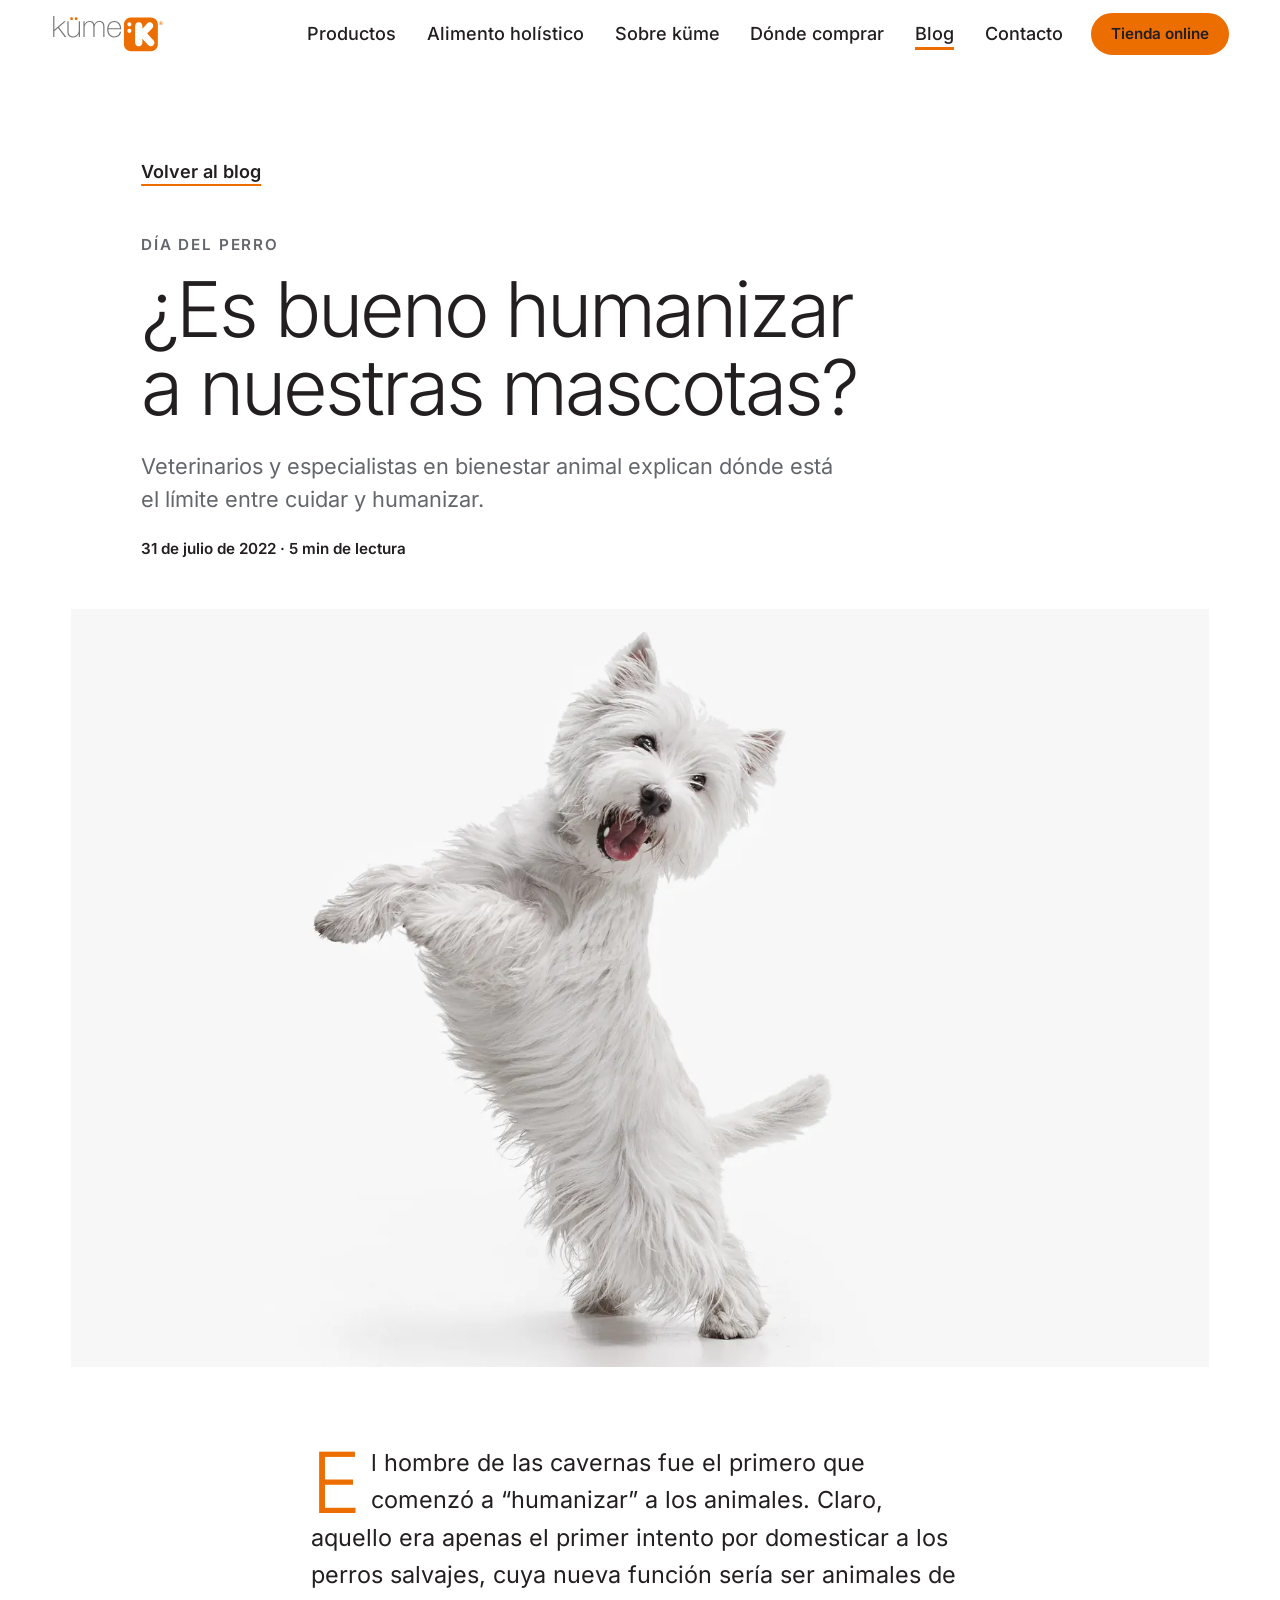
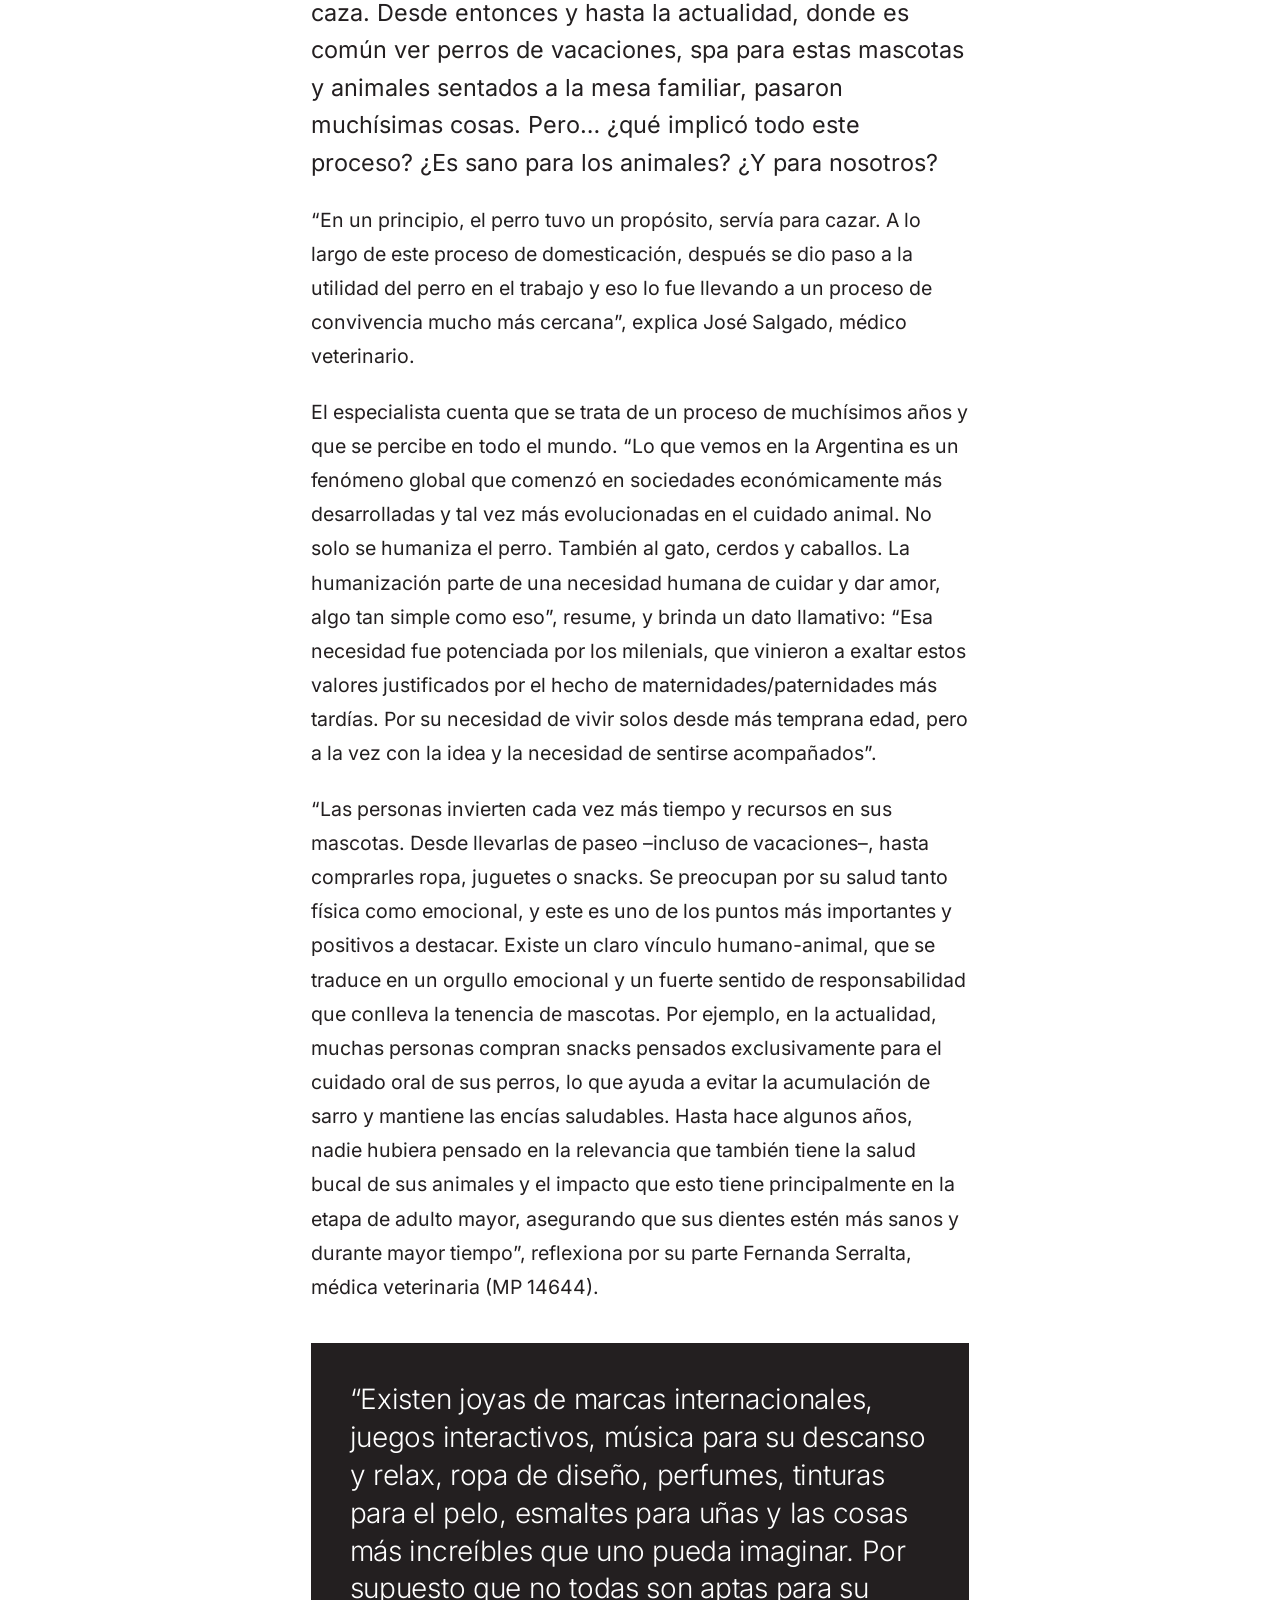
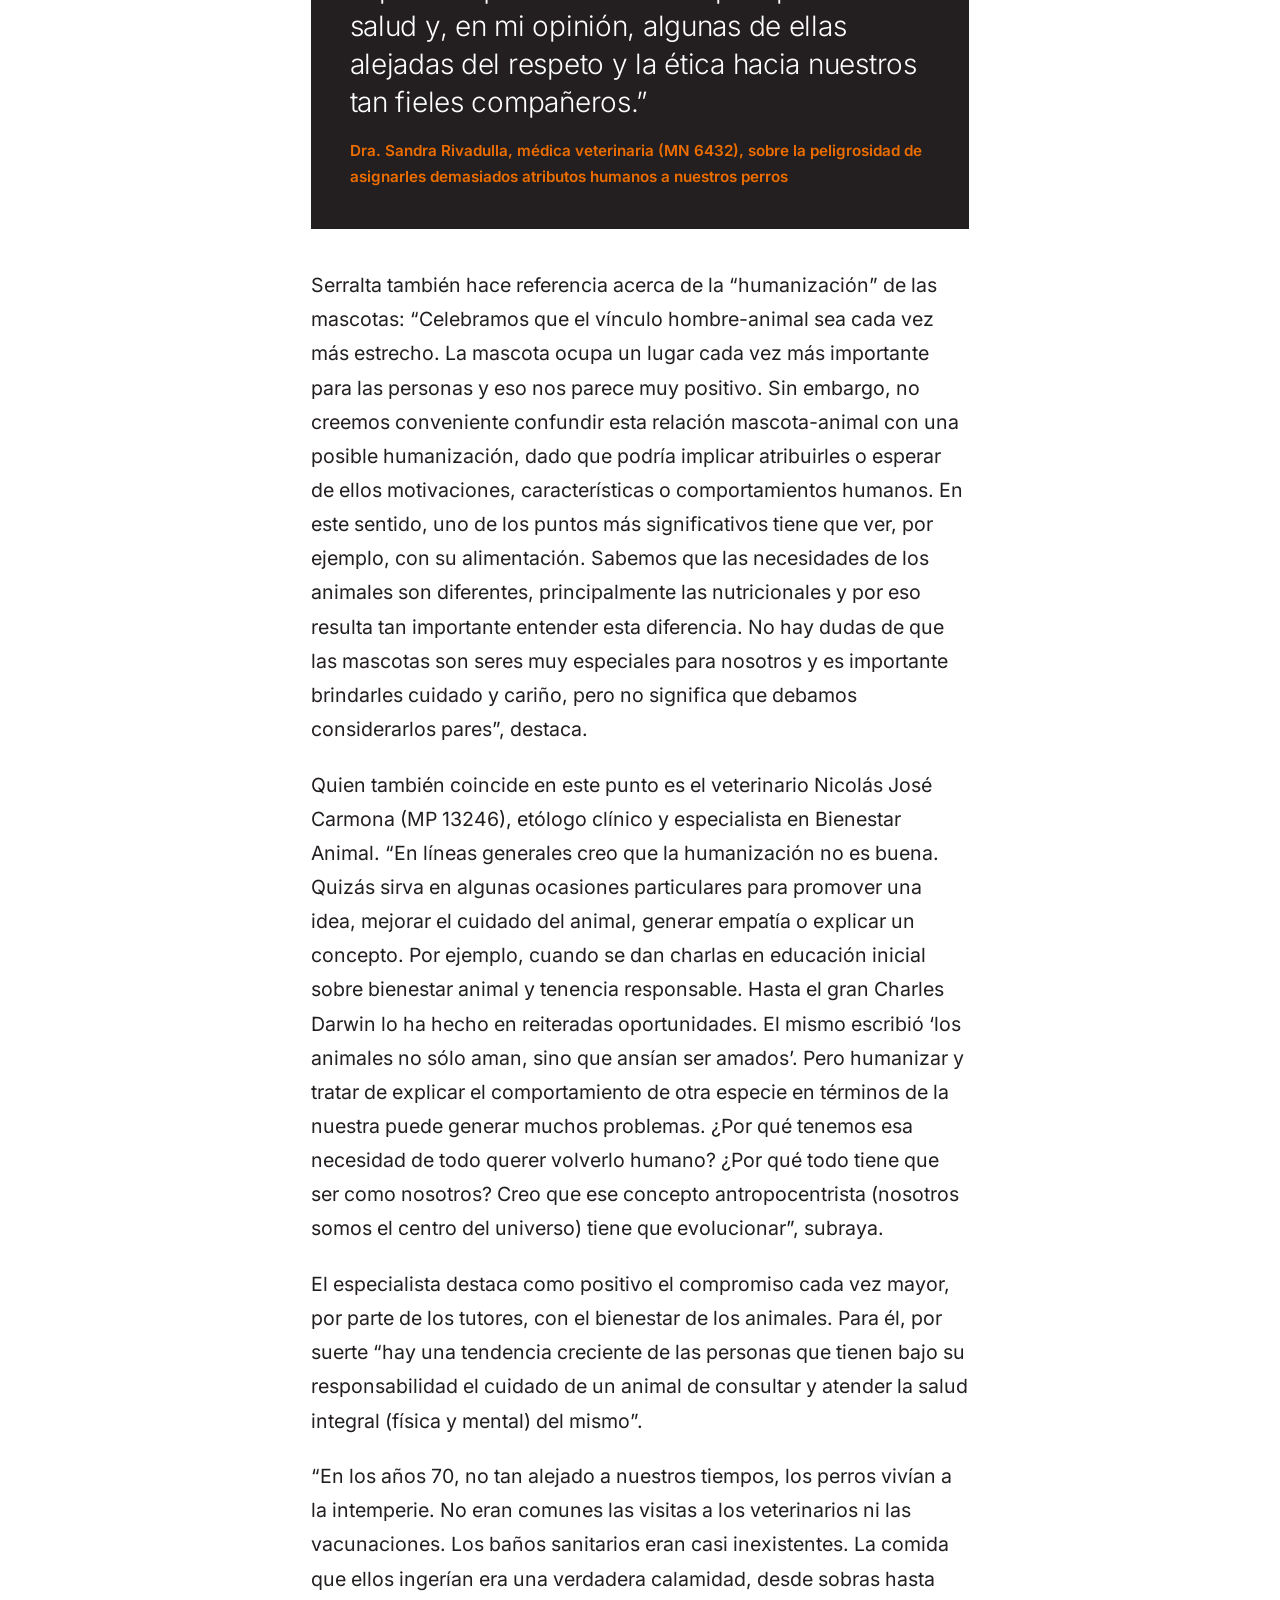
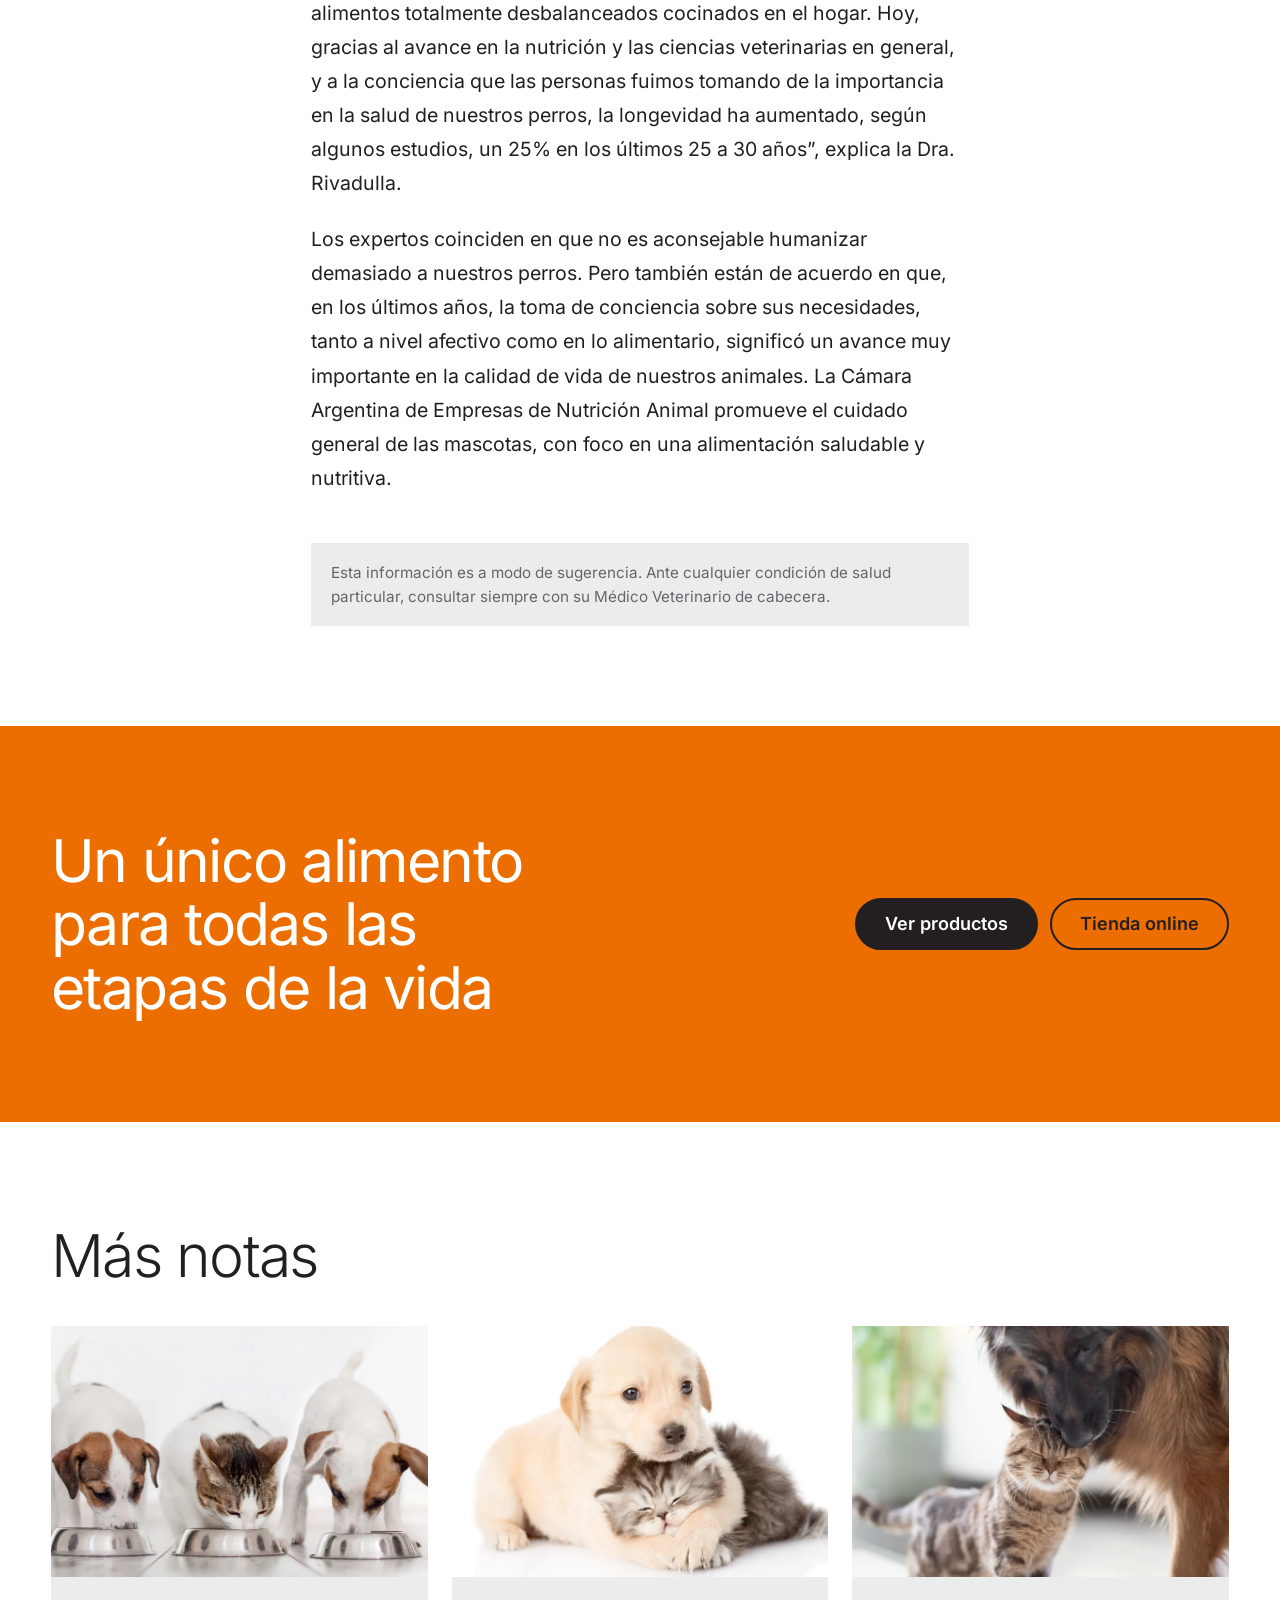
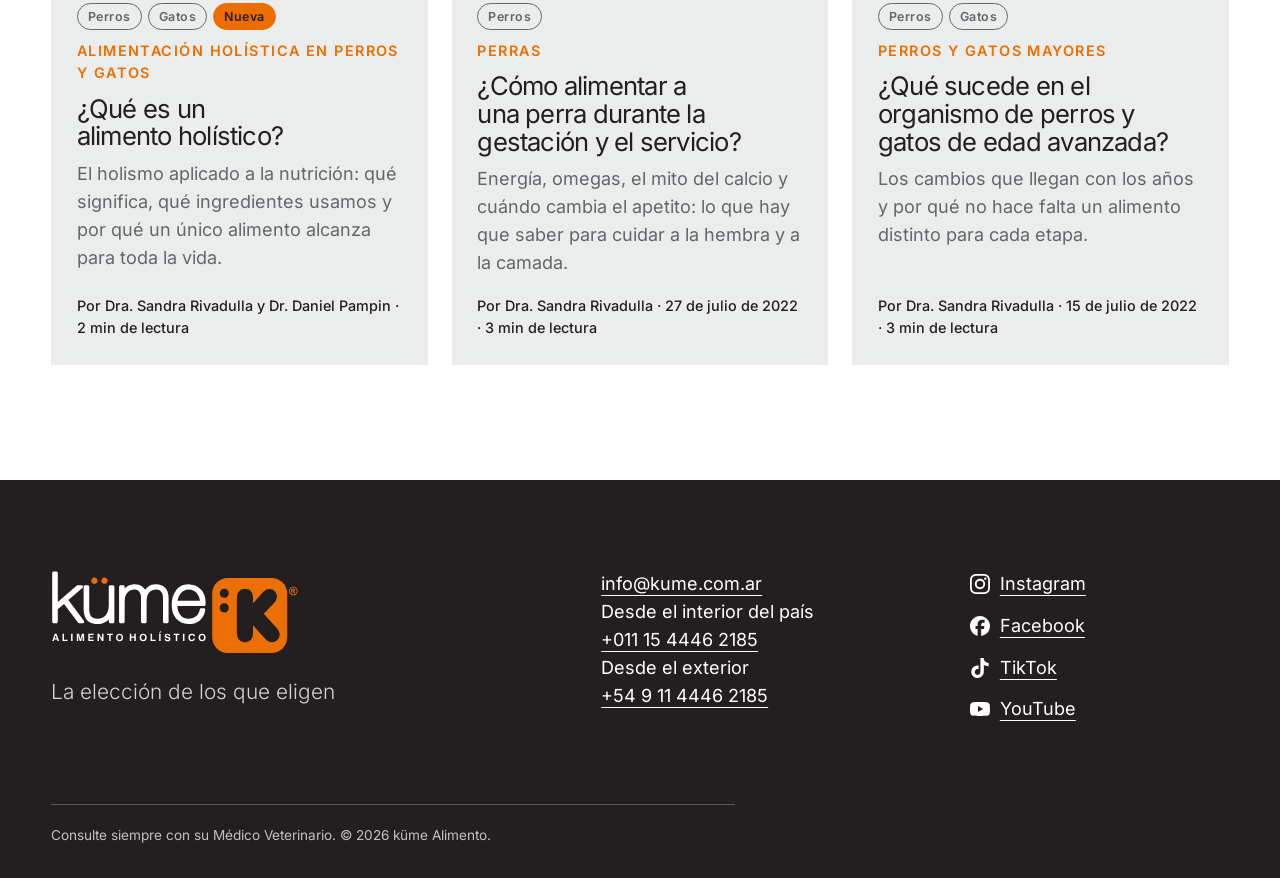
<file: nota-humanizar-mascotas.html>
<!doctype html>
<html lang="es-AR">
<head>
  <meta charset="utf-8">
  <meta name="viewport" content="width=device-width, initial-scale=1">
  <title>¿Es bueno humanizar a nuestras mascotas? | Blog küme</title>
  <meta name="description" content="Veterinarios y especialistas en bienestar animal explican dónde está el límite entre cuidar y humanizar.">
  <link rel="canonical" href="https://kume.com.ar/nota-humanizar-mascotas.html">
  <meta property="og:url" content="https://kume.com.ar/nota-humanizar-mascotas.html">
  <meta property="og:image" content="https://kume.com.ar/assets/img/og.jpg">
  <meta property="og:image:width" content="1200">
  <meta property="og:image:height" content="630">
  <meta name="theme-color" content="#ffffff">
  <meta property="og:type" content="article">
  <meta property="og:site_name" content="küme Alimento">
  <meta property="og:title" content="¿Es bueno humanizar a nuestras mascotas? | Blog küme">
  <meta property="og:locale" content="es_AR">
  <link rel="icon" href="assets/img/favicon.svg" type="image/svg+xml">
  <link rel="preload" href="assets/fonts/inter-latin-wght-normal.woff2" as="font" type="font/woff2" crossorigin>
  <link rel="stylesheet" href="assets/vendor/lenis.css">
  <link rel="stylesheet" href="assets/css/styles.css">
  <script>document.documentElement.classList.add('js');</script>
</head>
<body class="page-nota">
  <a class="skip" href="#contenido">Saltar al contenido</a>
  <div class="progress" aria-hidden="true"></div>

  <header class="site-header">
    <a class="brand" href="index.html" aria-label="küme, volver al inicio">
      <img src="assets/img/logo-fino.svg" alt="küme" width="112" height="36">
    </a>

    <nav id="site-nav" class="site-nav" aria-label="Principal">
      <ul>
        <li><a href="index.html#productos">Productos</a></li>
        <li><a href="index.html#holistico">Alimento holístico</a></li>
        <li><a href="sobre-kume.html">Sobre küme</a></li>
        <li><a href="comprar.html">Dónde comprar</a></li>
        <li><a href="blog.html" aria-current="page">Blog</a></li>
        <li><a href="index.html#contacto">Contacto</a></li>
      </ul>
    </nav>

    <a class="btn btn--small" data-magnetic href="https://tienda.kume.com.ar/" target="_blank" rel="noopener">Tienda online</a>
    <button class="menu-btn" type="button" aria-expanded="false" aria-controls="site-nav">Menú</button>
  </header>

  <main id="contenido">
    <article class="nota" aria-labelledby="nota-titulo">
      <header class="nota__head">
        <a class="nota__back link" href="blog.html">Volver al blog</a>
        <p class="eyebrow">Día del Perro</p>
        <h1 id="nota-titulo" class="nota__title">¿Es bueno humanizar a nuestras mascotas?</h1>
        <p class="nota__bajada">Veterinarios y especialistas en bienestar animal explican dónde está el límite entre cuidar y humanizar.</p>
        <p class="nota__meta">31 de julio de 2022 · 5 min de lectura</p>
      </header>
      <figure class="nota__cover"><img class="nota__cover-img" src="assets/img/blog/humanizar-mascotas-1600.webp" srcset="assets/img/blog/humanizar-mascotas-800.webp 800w, assets/img/blog/humanizar-mascotas-1600.webp 1600w" sizes="(min-width: 1100px) 1100px, 100vw" alt="Un westie parado en dos patas, como si bailara" width="1600" height="1067"></figure>
      <div class="nota__wrap">
        <div class="nota__body">
          <p class="nota__lead">El hombre de las cavernas fue el primero que comenzó a “humanizar” a los animales. Claro, aquello era apenas el primer intento por domesticar a los perros salvajes, cuya nueva función sería ser animales de caza. Desde entonces y hasta la actualidad, donde es común ver perros de vacaciones, spa para estas mascotas y animales sentados a la mesa familiar, pasaron muchísimas cosas. Pero… ¿qué implicó todo este proceso? ¿Es sano para los animales? ¿Y para nosotros?</p>
          <p>“En un principio, el perro tuvo un propósito, servía para cazar. A lo largo de este proceso de domesticación, después se dio paso a la utilidad del perro en el trabajo y eso lo fue llevando a un proceso de convivencia mucho más cercana”, explica José Salgado, médico veterinario.</p>
          <p>El especialista cuenta que se trata de un proceso de muchísimos años y que se percibe en todo el mundo. “Lo que vemos en la Argentina es un fenómeno global que comenzó en sociedades económicamente más desarrolladas y tal vez más evolucionadas en el cuidado animal. No solo se humaniza el perro. También al gato, cerdos y caballos. La humanización parte de una necesidad humana de cuidar y dar amor, algo tan simple como eso”, resume, y brinda un dato llamativo: “Esa necesidad fue potenciada por los milenials, que vinieron a exaltar estos valores justificados por el hecho de maternidades/paternidades más tardías. Por su necesidad de vivir solos desde más temprana edad, pero a la vez con la idea y la necesidad de sentirse acompañados”.</p>
          <p>“Las personas invierten cada vez más tiempo y recursos en sus mascotas. Desde llevarlas de paseo –incluso de vacaciones–, hasta comprarles ropa, juguetes o snacks. Se preocupan por su salud tanto física como emocional, y este es uno de los puntos más importantes y positivos a destacar. Existe un claro vínculo humano-animal, que se traduce en un orgullo emocional y un fuerte sentido de responsabilidad que conlleva la tenencia de mascotas. Por ejemplo, en la actualidad, muchas personas compran snacks pensados exclusivamente para el cuidado oral de sus perros, lo que ayuda a evitar la acumulación de sarro y mantiene las encías saludables. Hasta hace algunos años, nadie hubiera pensado en la relevancia que también tiene la salud bucal de sus animales y el impacto que esto tiene principalmente en la etapa de adulto mayor, asegurando que sus dientes estén más sanos y durante mayor tiempo”, reflexiona por su parte Fernanda Serralta, médica veterinaria (MP 14644).</p>
          <blockquote class="nota__cita"><p>“Existen joyas de marcas internacionales, juegos interactivos, música para su descanso y relax, ropa de diseño, perfumes, tinturas para el pelo, esmaltes para uñas y las cosas más increíbles que uno pueda imaginar. Por supuesto que no todas son aptas para su salud y, en mi opinión, algunas de ellas alejadas del respeto y la ética hacia nuestros tan fieles compañeros.”</p><footer>Dra. Sandra Rivadulla, médica veterinaria (MN 6432), sobre la peligrosidad de asignarles demasiados atributos humanos a nuestros perros</footer></blockquote>
          <p>Serralta también hace referencia acerca de la “humanización” de las mascotas: “Celebramos que el vínculo hombre-animal sea cada vez más estrecho. La mascota ocupa un lugar cada vez más importante para las personas y eso nos parece muy positivo. Sin embargo, no creemos conveniente confundir esta relación mascota-animal con una posible humanización, dado que podría implicar atribuirles o esperar de ellos motivaciones, características o comportamientos humanos. En este sentido, uno de los puntos más significativos tiene que ver, por ejemplo, con su alimentación. Sabemos que las necesidades de los animales son diferentes, principalmente las nutricionales y por eso resulta tan importante entender esta diferencia. No hay dudas de que las mascotas son seres muy especiales para nosotros y es importante brindarles cuidado y cariño, pero no significa que debamos considerarlos pares”, destaca.</p>
          <p>Quien también coincide en este punto es el veterinario Nicolás José Carmona (MP 13246), etólogo clínico y especialista en Bienestar Animal. “En líneas generales creo que la humanización no es buena. Quizás sirva en algunas ocasiones particulares para promover una idea, mejorar el cuidado del animal, generar empatía o explicar un concepto. Por ejemplo, cuando se dan charlas en educación inicial sobre bienestar animal y tenencia responsable. Hasta el gran Charles Darwin lo ha hecho en reiteradas oportunidades. El mismo escribió ‘los animales no sólo aman, sino que ansían ser amados’. Pero humanizar y tratar de explicar el comportamiento de otra especie en términos de la nuestra puede generar muchos problemas. ¿Por qué tenemos esa necesidad de todo querer volverlo humano? ¿Por qué todo tiene que ser como nosotros? Creo que ese concepto antropocentrista (nosotros somos el centro del universo) tiene que evolucionar”, subraya.</p>
          <p>El especialista destaca como positivo el compromiso cada vez mayor, por parte de los tutores, con el bienestar de los animales. Para él, por suerte “hay una tendencia creciente de las personas que tienen bajo su responsabilidad el cuidado de un animal de consultar y atender la salud integral (física y mental) del mismo”.</p>
          <p>“En los años 70, no tan alejado a nuestros tiempos, los perros vivían a la intemperie. No eran comunes las visitas a los veterinarios ni las vacunaciones. Los baños sanitarios eran casi inexistentes. La comida que ellos ingerían era una verdadera calamidad, desde sobras hasta alimentos totalmente desbalanceados cocinados en el hogar. Hoy, gracias al avance en la nutrición y las ciencias veterinarias en general, y a la conciencia que las personas fuimos tomando de la importancia en la salud de nuestros perros, la longevidad ha aumentado, según algunos estudios, un 25% en los últimos 25 a 30 años”, explica la Dra. Rivadulla.</p>
          <p>Los expertos coinciden en que no es aconsejable humanizar demasiado a nuestros perros. Pero también están de acuerdo en que, en los últimos años, la toma de conciencia sobre sus necesidades, tanto a nivel afectivo como en lo alimentario, significó un avance muy importante en la calidad de vida de nuestros animales. La Cámara Argentina de Empresas de Nutrición Animal promueve el cuidado general de las mascotas, con foco en una alimentación saludable y nutritiva.</p>
        </div>
        
        <p class="nota-aviso">Esta información es a modo de sugerencia. Ante cualquier condición de salud particular, consultar siempre con su Médico Veterinario de cabecera.</p>
      </div>
    </article>

    <section class="nota-cta" aria-labelledby="cta-nota">
      <h2 id="cta-nota">Un único alimento para todas las etapas de la vida</h2>
      <div class="cta__actions">
        <a class="btn btn--dark" data-magnetic href="index.html#productos">Ver productos</a>
        <a class="btn btn--ghost btn--onorange" data-magnetic href="https://tienda.kume.com.ar/" target="_blank" rel="noopener">Tienda online</a>
      </div>
    </section>

    <section class="blog-list blog-list--mas" aria-labelledby="mas-notas">
      <h2 id="mas-notas" class="blog-list__title">Más notas</h2>
      <ul class="bgrid">
        <li class="bcard">
          <a class="bcard__link" href="nota-que-es-un-alimento-holistico.html" data-cursor>
            <span class="bcard__media"><img class="bcard__img" src="assets/img/blog/que-es-un-alimento-holistico-1600.webp" srcset="assets/img/blog/que-es-un-alimento-holistico-800.webp 800w, assets/img/blog/que-es-un-alimento-holistico-1600.webp 1600w" sizes="(min-width: 900px) 50vw, 100vw" alt="Dos cachorros y un gatito comiendo de sus platos" width="1600" height="1067" loading="lazy"></span>
            <span class="bcard__body">
              <ul class="tags"><li>Perros</li><li>Gatos</li><li class="tag--nueva">Nueva</li></ul>
              <span class="bcard__kicker">Alimentación holística en perros y gatos</span>
              <h3 class="bcard__title">¿Qué es un alimento holístico?</h3>
              <span class="bcard__bajada">El holismo aplicado a la nutrición: qué significa, qué ingredientes usamos y por qué un único alimento alcanza para toda la vida.</span>
              <span class="bcard__meta">Por Dra. Sandra Rivadulla y Dr. Daniel Pampin · 2 min de lectura</span>
            </span>
          </a>
        </li><li class="bcard">
          <a class="bcard__link" href="nota-gestacion-y-servicio.html" data-cursor>
            <span class="bcard__media"><img class="bcard__img" src="assets/img/blog/gestacion-y-servicio-1600.webp" srcset="assets/img/blog/gestacion-y-servicio-800.webp 800w, assets/img/blog/gestacion-y-servicio-1600.webp 1600w" sizes="(min-width: 900px) 50vw, 100vw" alt="Un cachorro abrazando a un gatito" width="1600" height="1067" loading="lazy"></span>
            <span class="bcard__body">
              <ul class="tags"><li>Perros</li></ul>
              <span class="bcard__kicker">Perras</span>
              <h3 class="bcard__title">¿Cómo alimentar a una perra durante la gestación y el servicio?</h3>
              <span class="bcard__bajada">Energía, omegas, el mito del calcio y cuándo cambia el apetito: lo que hay que saber para cuidar a la hembra y a la camada.</span>
              <span class="bcard__meta">Por Dra. Sandra Rivadulla · 27 de julio de 2022 · 3 min de lectura</span>
            </span>
          </a>
        </li><li class="bcard">
          <a class="bcard__link" href="nota-edad-avanzada.html" data-cursor>
            <span class="bcard__media"><img class="bcard__img" src="assets/img/blog/edad-avanzada-1600.webp" srcset="assets/img/blog/edad-avanzada-800.webp 800w, assets/img/blog/edad-avanzada-1600.webp 1600w" sizes="(min-width: 900px) 50vw, 100vw" alt="Un perro grande y un gato mayor dándose cariño" width="1600" height="1067" loading="lazy"></span>
            <span class="bcard__body">
              <ul class="tags"><li>Perros</li><li>Gatos</li></ul>
              <span class="bcard__kicker">Perros y gatos mayores</span>
              <h3 class="bcard__title">¿Qué sucede en el organismo de perros y gatos de edad avanzada?</h3>
              <span class="bcard__bajada">Los cambios que llegan con los años y por qué no hace falta un alimento distinto para cada etapa.</span>
              <span class="bcard__meta">Por Dra. Sandra Rivadulla · 15 de julio de 2022 · 3 min de lectura</span>
            </span>
          </a>
        </li>
      </ul>
    </section>
  </main>

  <footer class="site-footer">
    <div class="site-footer__cols">
      <div>
        <img class="site-footer__logo" src="assets/img/logo-bold-blanco.svg" alt="küme, alimento holístico" width="250" height="86" loading="lazy">
        <p class="site-footer__slogan">La elección de los que eligen</p>
      </div>
      <address>
        <a href="mailto:info@kume.com.ar">info@kume.com.ar</a><br>
        Desde el interior del país<br>
        <a href="tel:+5491144462185">+011 15 4446 2185</a><br>
        Desde el exterior<br>
        <a href="tel:+5491144462185">+54 9 11 4446 2185</a>
      </address>
      <ul class="site-footer__social">
        <li><a href="https://www.instagram.com/kume.alimento/" target="_blank" rel="noopener"><svg class="soc-ic" viewBox="0 0 24 24" aria-hidden="true" focusable="false"><path d="M7.0301.084c-1.2768.0602-2.1487.264-2.911.5634-.7888.3075-1.4575.72-2.1228 1.3877-.6652.6677-1.075 1.3368-1.3802 2.127-.2954.7638-.4956 1.6365-.552 2.914-.0564 1.2775-.0689 1.6882-.0626 4.947.0062 3.2586.0206 3.6671.0825 4.9473.061 1.2765.264 2.1482.5635 2.9107.308.7889.72 1.4573 1.388 2.1228.6679.6655 1.3365 1.0743 2.1285 1.38.7632.295 1.6361.4961 2.9134.552 1.2773.056 1.6884.069 4.9462.0627 3.2578-.0062 3.668-.0207 4.9478-.0814 1.28-.0607 2.147-.2652 2.9098-.5633.7889-.3086 1.4578-.72 2.1228-1.3881.665-.6682 1.0745-1.3378 1.3795-2.1284.2957-.7632.4966-1.636.552-2.9124.056-1.2809.0692-1.6898.063-4.948-.0063-3.2583-.021-3.6668-.0817-4.9465-.0607-1.2797-.264-2.1487-.5633-2.9117-.3084-.7889-.72-1.4568-1.3876-2.1228C21.2982 1.33 20.628.9208 19.8378.6165 19.074.321 18.2017.1197 16.9244.0645 15.6471.0093 15.236-.005 11.977.0014 8.718.0076 8.31.0215 7.0301.0839m.1402 21.6932c-1.17-.0509-1.8053-.2453-2.2287-.408-.5606-.216-.96-.4771-1.3819-.895-.422-.4178-.6811-.8186-.9-1.378-.1644-.4234-.3624-1.058-.4171-2.228-.0595-1.2645-.072-1.6442-.079-4.848-.007-3.2037.0053-3.583.0607-4.848.05-1.169.2456-1.805.408-2.2282.216-.5613.4762-.96.895-1.3816.4188-.4217.8184-.6814 1.3783-.9003.423-.1651 1.0575-.3614 2.227-.4171 1.2655-.06 1.6447-.072 4.848-.079 3.2033-.007 3.5835.005 4.8495.0608 1.169.0508 1.8053.2445 2.228.408.5608.216.96.4754 1.3816.895.4217.4194.6816.8176.9005 1.3787.1653.4217.3617 1.056.4169 2.2263.0602 1.2655.0739 1.645.0796 4.848.0058 3.203-.0055 3.5834-.061 4.848-.051 1.17-.245 1.8055-.408 2.2294-.216.5604-.4763.96-.8954 1.3814-.419.4215-.8181.6811-1.3783.9-.4224.1649-1.0577.3617-2.2262.4174-1.2656.0595-1.6448.072-4.8493.079-3.2045.007-3.5825-.006-4.848-.0608M16.953 5.5864A1.44 1.44 0 1 0 18.39 4.144a1.44 1.44 0 0 0-1.437 1.4424M5.8385 12.012c.0067 3.4032 2.7706 6.1557 6.173 6.1493 3.4026-.0065 6.157-2.7701 6.1506-6.1733-.0065-3.4032-2.771-6.1565-6.174-6.1498-3.403.0067-6.156 2.771-6.1496 6.1738M8 12.0077a4 4 0 1 1 4.008 3.9921A3.9996 3.9996 0 0 1 8 12.0077"/></svg><span>Instagram</span></a></li>
        <li><a href="https://www.facebook.com/kume.alimento" target="_blank" rel="noopener"><svg class="soc-ic" viewBox="0 0 24 24" aria-hidden="true" focusable="false"><path d="M9.101 23.691v-7.98H6.627v-3.667h2.474v-1.58c0-4.085 1.848-5.978 5.858-5.978.401 0 .955.042 1.468.103a8.68 8.68 0 0 1 1.141.195v3.325a8.623 8.623 0 0 0-.653-.036 26.805 26.805 0 0 0-.733-.009c-.707 0-1.259.096-1.675.309a1.686 1.686 0 0 0-.679.622c-.258.42-.374.995-.374 1.752v1.297h3.919l-.386 2.103-.287 1.564h-3.246v8.245C19.396 23.238 24 18.179 24 12.044c0-6.627-5.373-12-12-12s-12 5.373-12 12c0 5.628 3.874 10.35 9.101 11.647Z"/></svg><span>Facebook</span></a></li>
        <li><a href="https://www.tiktok.com/@kume.alimento" target="_blank" rel="noopener"><svg class="soc-ic" viewBox="0 0 24 24" aria-hidden="true" focusable="false"><path d="M12.525.02c1.31-.02 2.61-.01 3.91-.02.08 1.53.63 3.09 1.75 4.17 1.12 1.11 2.7 1.62 4.24 1.79v4.03c-1.44-.05-2.89-.35-4.2-.97-.57-.26-1.1-.59-1.62-.93-.01 2.92.01 5.84-.02 8.75-.08 1.4-.54 2.79-1.35 3.94-1.31 1.92-3.58 3.17-5.91 3.21-1.43.08-2.86-.31-4.08-1.03-2.02-1.19-3.44-3.37-3.65-5.71-.02-.5-.03-1-.01-1.49.18-1.9 1.12-3.72 2.58-4.96 1.66-1.44 3.98-2.13 6.15-1.72.02 1.48-.04 2.96-.04 4.44-.99-.32-2.15-.23-3.02.37-.63.41-1.11 1.04-1.36 1.75-.21.51-.15 1.07-.14 1.61.24 1.64 1.82 3.02 3.5 2.87 1.12-.01 2.19-.66 2.77-1.61.19-.33.4-.67.41-1.06.1-1.79.06-3.57.07-5.36.01-4.03-.01-8.05.02-12.07z"/></svg><span>TikTok</span></a></li>
        <li><a href="https://www.youtube.com/@kume.alimento" target="_blank" rel="noopener"><svg class="soc-ic" viewBox="0 0 24 24" aria-hidden="true" focusable="false"><path d="M23.498 6.186a3.016 3.016 0 0 0-2.122-2.136C19.505 3.545 12 3.545 12 3.545s-7.505 0-9.377.505A3.017 3.017 0 0 0 .502 6.186C0 8.07 0 12 0 12s0 3.93.502 5.814a3.016 3.016 0 0 0 2.122 2.136c1.871.505 9.376.505 9.376.505s7.505 0 9.377-.505a3.015 3.015 0 0 0 2.122-2.136C24 15.93 24 12 24 12s0-3.93-.502-5.814zM9.545 15.568V8.432L15.818 12l-6.273 3.568z"/></svg><span>YouTube</span></a></li>
      </ul>
    </div>
    <p class="site-footer__legal">Consulte siempre con su Médico Veterinario. © 2026 küme Alimento.</p>
  </footer>

  <script src="assets/vendor/gsap.min.js"></script>
  <script src="assets/vendor/ScrollTrigger.min.js"></script>
  <script src="assets/vendor/lenis.min.js"></script>
  <script src="assets/js/main.js"></script>
</body>
</html>
</file>
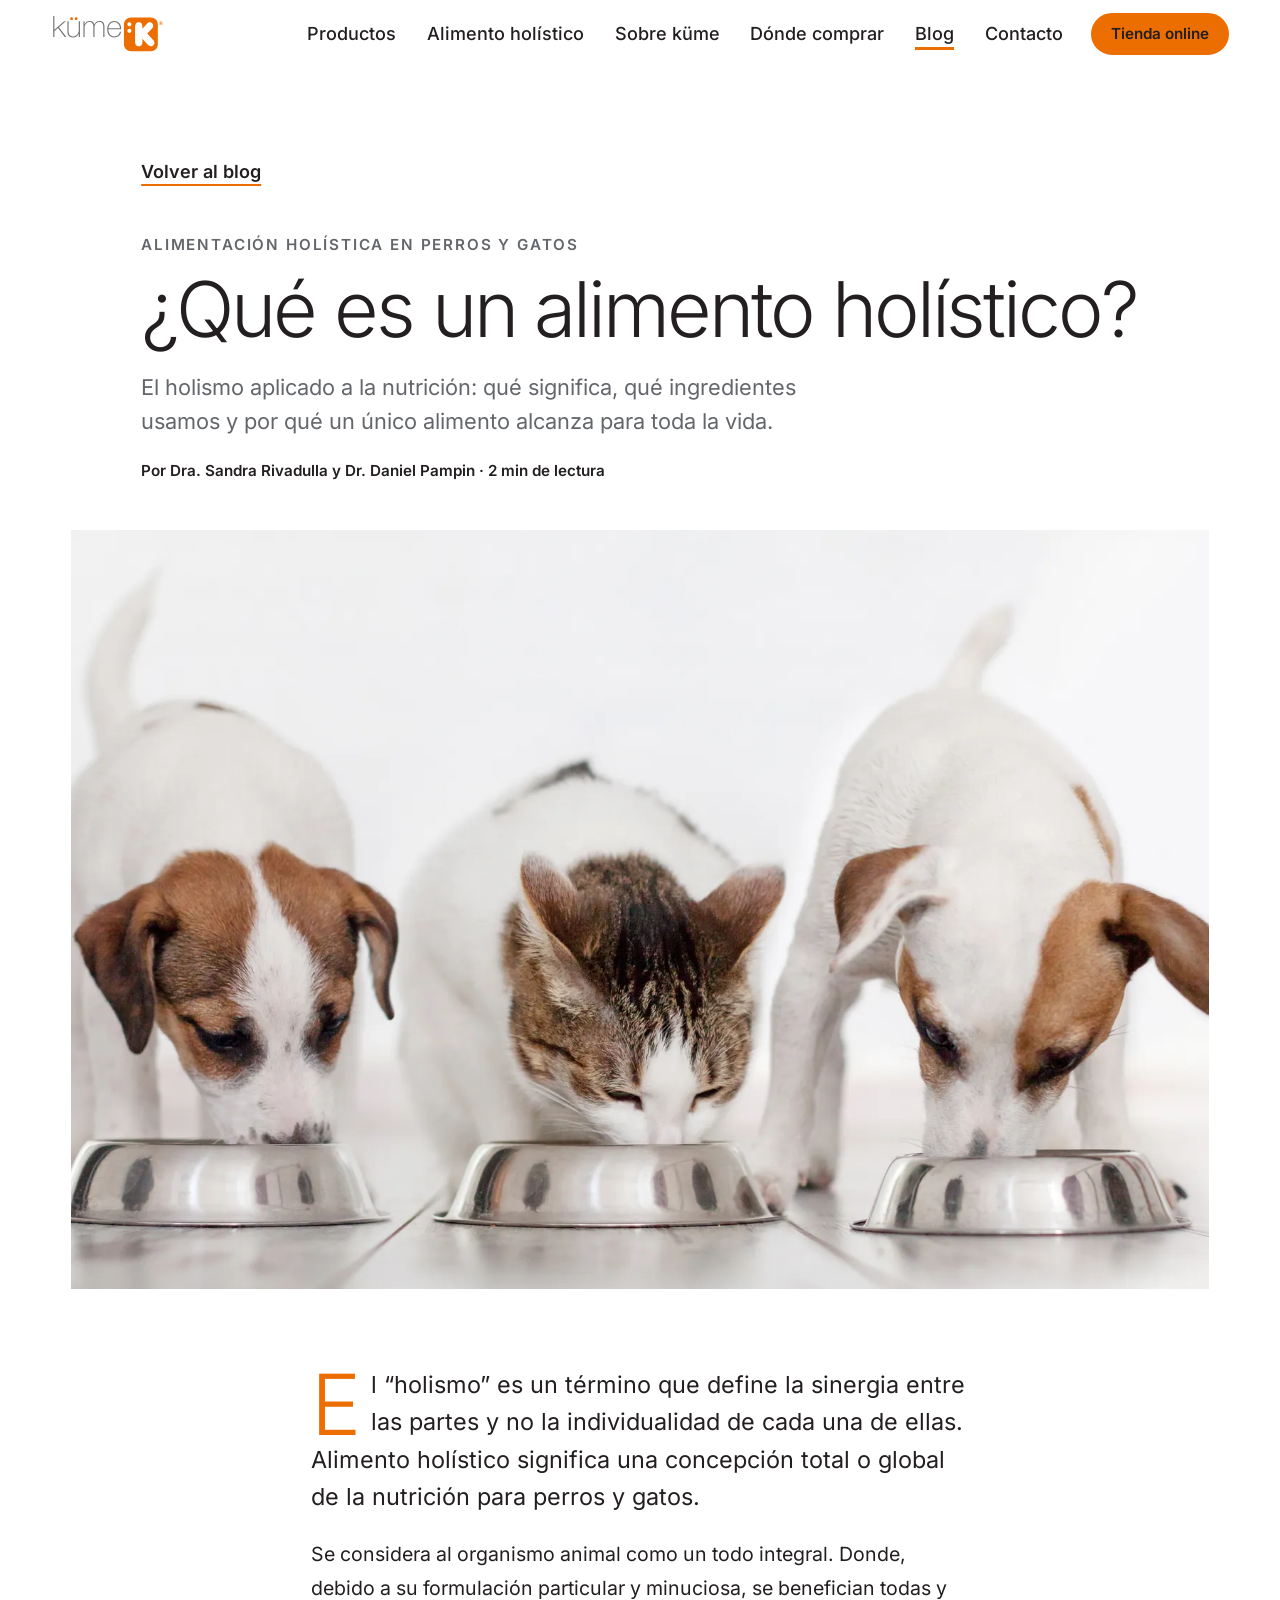
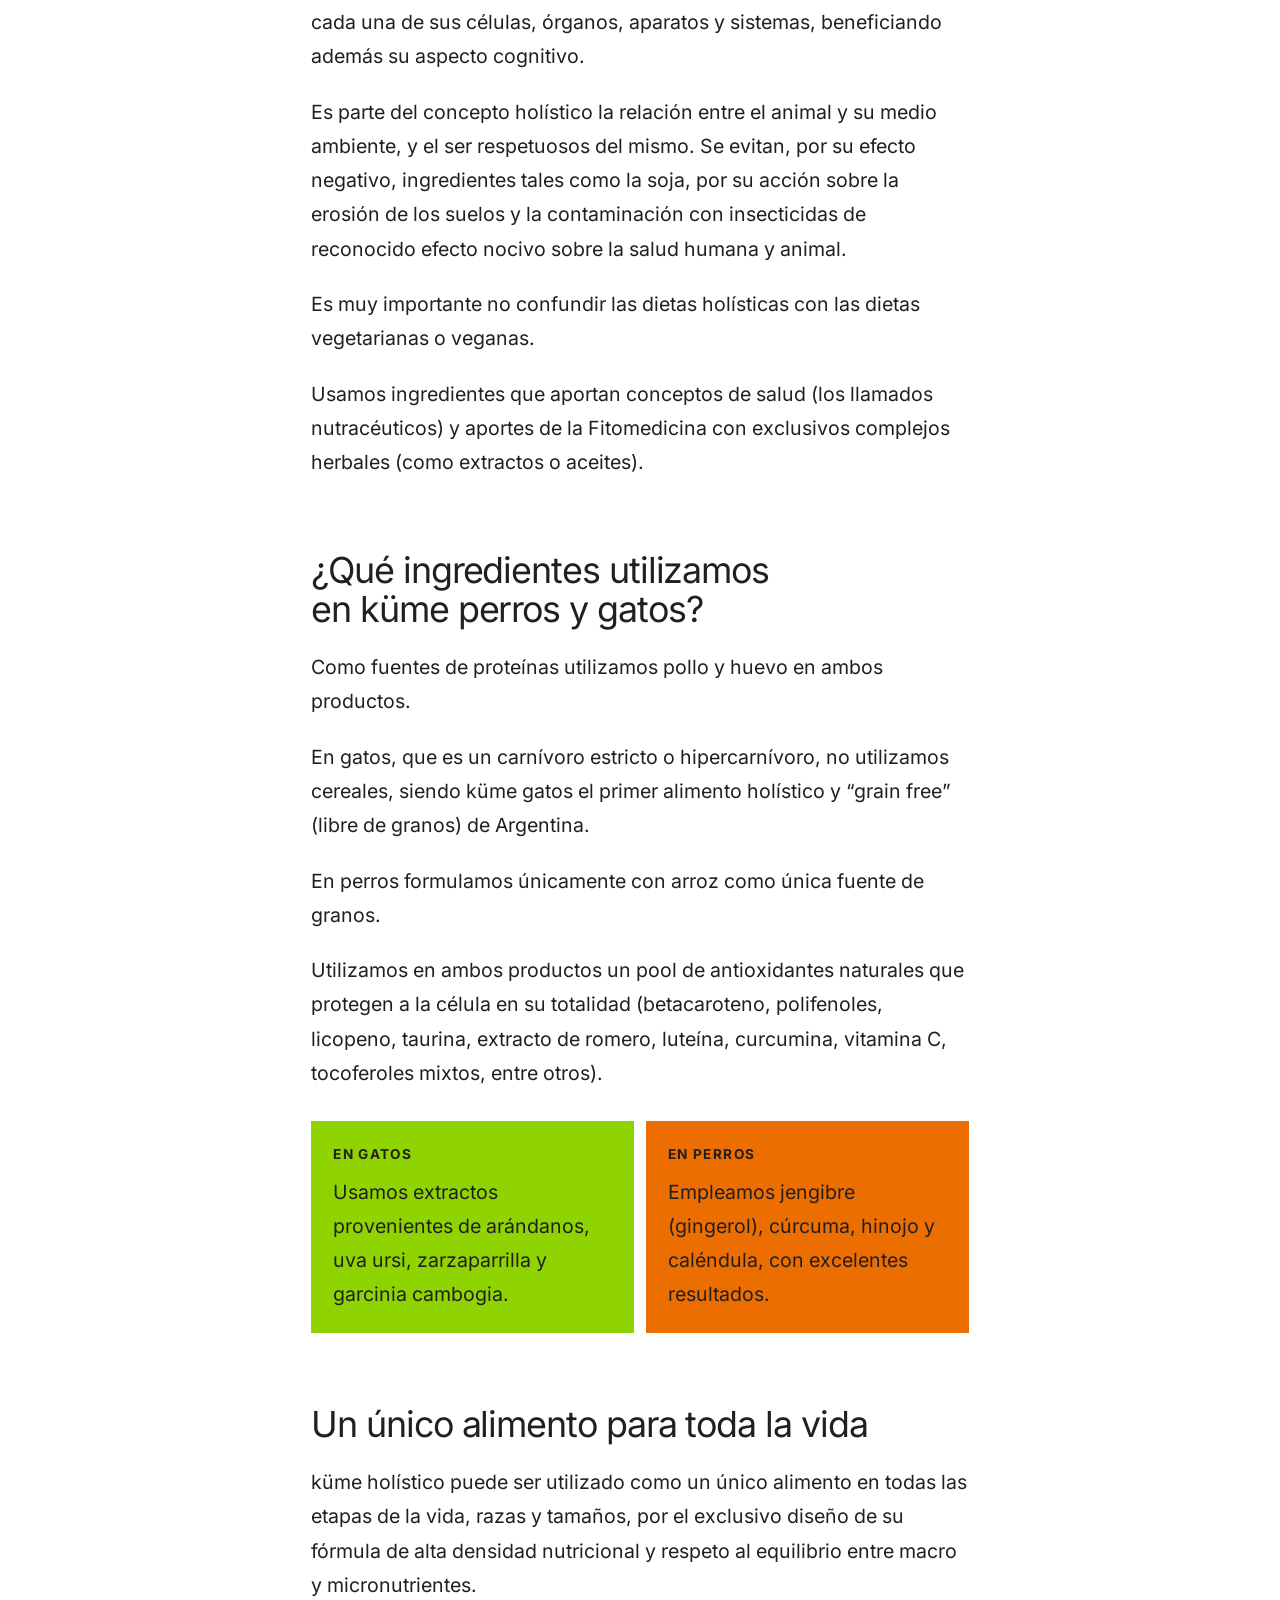
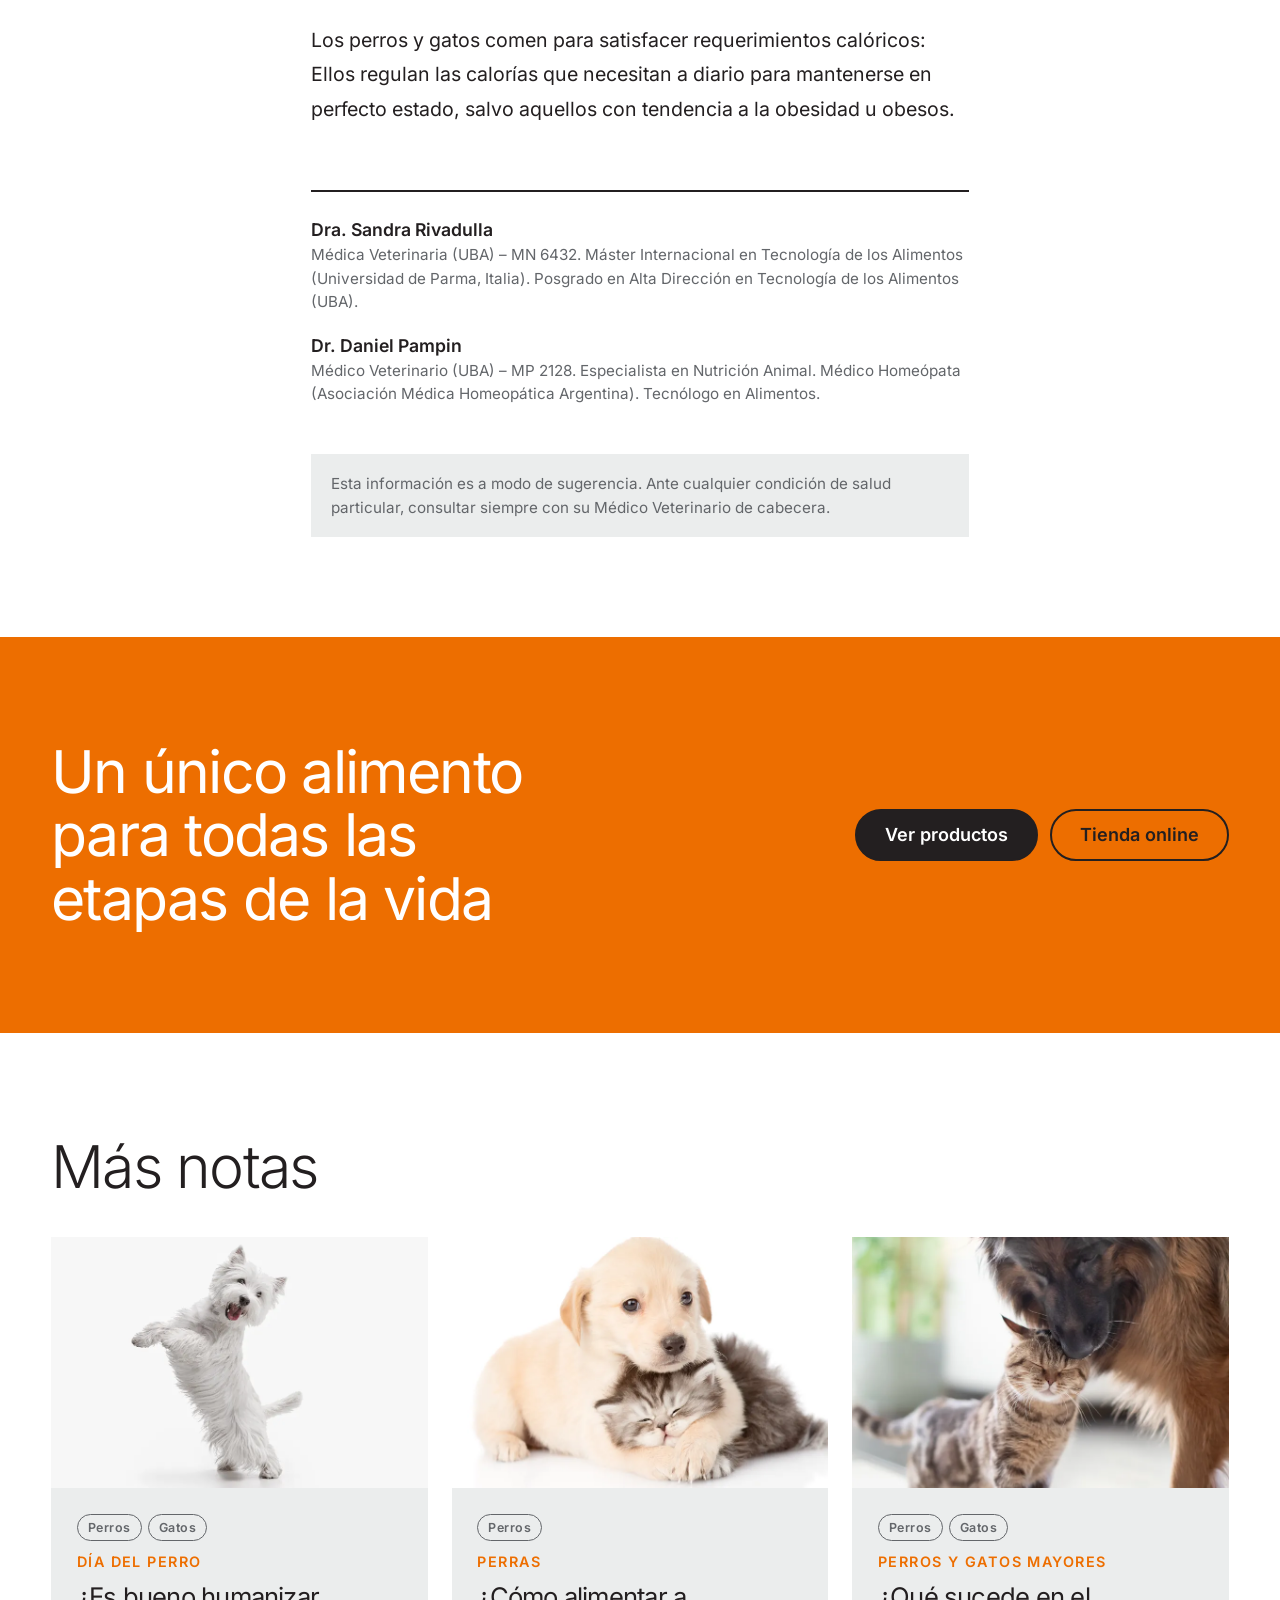
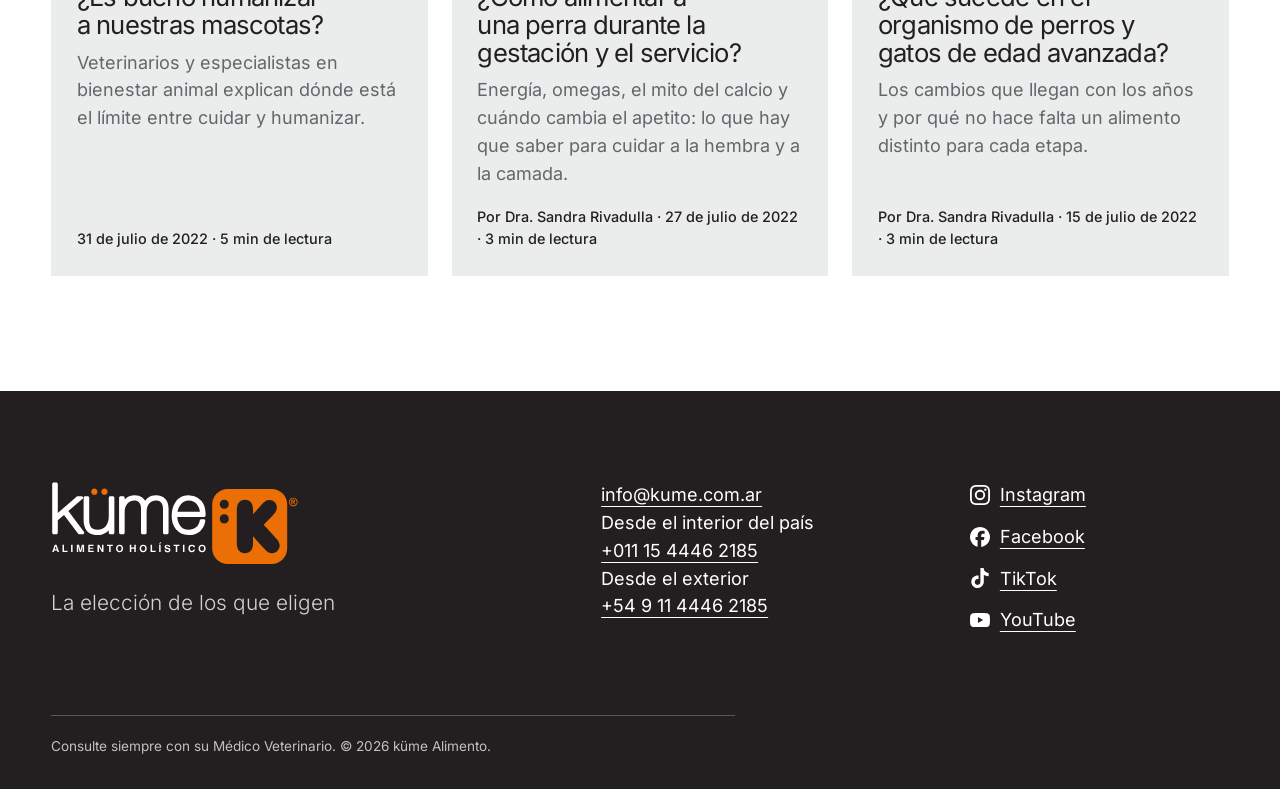
<file: nota-que-es-un-alimento-holistico.html>
<!doctype html>
<html lang="es-AR">
<head>
  <meta charset="utf-8">
  <meta name="viewport" content="width=device-width, initial-scale=1">
  <title>¿Qué es un alimento holístico? | Blog küme</title>
  <meta name="description" content="El holismo aplicado a la nutrición: qué significa, qué ingredientes usamos y por qué un único alimento alcanza para toda la vida.">
  <link rel="canonical" href="https://kume.com.ar/nota-que-es-un-alimento-holistico.html">
  <meta property="og:url" content="https://kume.com.ar/nota-que-es-un-alimento-holistico.html">
  <meta property="og:image" content="https://kume.com.ar/assets/img/og.jpg">
  <meta property="og:image:width" content="1200">
  <meta property="og:image:height" content="630">
  <meta name="theme-color" content="#ffffff">
  <meta property="og:type" content="article">
  <meta property="og:site_name" content="küme Alimento">
  <meta property="og:title" content="¿Qué es un alimento holístico? | Blog küme">
  <meta property="og:locale" content="es_AR">
  <link rel="icon" href="assets/img/favicon.svg" type="image/svg+xml">
  <link rel="preload" href="assets/fonts/inter-latin-wght-normal.woff2" as="font" type="font/woff2" crossorigin>
  <link rel="stylesheet" href="assets/vendor/lenis.css">
  <link rel="stylesheet" href="assets/css/styles.css">
  <script>document.documentElement.classList.add('js');</script>
</head>
<body class="page-nota">
  <a class="skip" href="#contenido">Saltar al contenido</a>
  <div class="progress" aria-hidden="true"></div>

  <header class="site-header">
    <a class="brand" href="index.html" aria-label="küme, volver al inicio">
      <img src="assets/img/logo-fino.svg" alt="küme" width="112" height="36">
    </a>

    <nav id="site-nav" class="site-nav" aria-label="Principal">
      <ul>
        <li><a href="index.html#productos">Productos</a></li>
        <li><a href="index.html#holistico">Alimento holístico</a></li>
        <li><a href="sobre-kume.html">Sobre küme</a></li>
        <li><a href="comprar.html">Dónde comprar</a></li>
        <li><a href="blog.html" aria-current="page">Blog</a></li>
        <li><a href="index.html#contacto">Contacto</a></li>
      </ul>
    </nav>

    <a class="btn btn--small" data-magnetic href="https://tienda.kume.com.ar/" target="_blank" rel="noopener">Tienda online</a>
    <button class="menu-btn" type="button" aria-expanded="false" aria-controls="site-nav">Menú</button>
  </header>

  <main id="contenido">
    <article class="nota" aria-labelledby="nota-titulo">
      <header class="nota__head">
        <a class="nota__back link" href="blog.html">Volver al blog</a>
        <p class="eyebrow">Alimentación holística en perros y gatos</p>
        <h1 id="nota-titulo" class="nota__title">¿Qué es un alimento holístico?</h1>
        <p class="nota__bajada">El holismo aplicado a la nutrición: qué significa, qué ingredientes usamos y por qué un único alimento alcanza para toda la vida.</p>
        <p class="nota__meta">Por Dra. Sandra Rivadulla y Dr. Daniel Pampin · 2 min de lectura</p>
      </header>
      <figure class="nota__cover"><img class="nota__cover-img" src="assets/img/blog/que-es-un-alimento-holistico-1600.webp" srcset="assets/img/blog/que-es-un-alimento-holistico-800.webp 800w, assets/img/blog/que-es-un-alimento-holistico-1600.webp 1600w" sizes="(min-width: 1100px) 1100px, 100vw" alt="Dos cachorros y un gatito comiendo de sus platos" width="1600" height="1067"></figure>
      <div class="nota__wrap">
        <div class="nota__body">
          <p class="nota__lead">El “holismo” es un término que define la sinergia entre las partes y no la individualidad de cada una de ellas. Alimento holístico significa una concepción total o global de la nutrición para perros y gatos.</p>
          <p>Se considera al organismo animal como un todo integral. Donde, debido a su formulación particular y minuciosa, se benefician todas y cada una de sus células, órganos, aparatos y sistemas, beneficiando además su aspecto cognitivo.</p>
          <p>Es parte del concepto holístico la relación entre el animal y su medio ambiente, y el ser respetuosos del mismo. Se evitan, por su efecto negativo, ingredientes tales como la soja, por su acción sobre la erosión de los suelos y la contaminación con insecticidas de reconocido efecto nocivo sobre la salud humana y animal.</p>
          <p>Es muy importante no confundir las dietas holísticas con las dietas vegetarianas o veganas.</p>
          <p>Usamos ingredientes que aportan conceptos de salud (los llamados nutracéuticos) y aportes de la Fitomedicina con exclusivos complejos herbales (como extractos o aceites).</p>
          <h2>¿Qué ingredientes utilizamos en küme perros y gatos?</h2>
          <p>Como fuentes de proteínas utilizamos pollo y huevo en ambos productos.</p>
          <p>En gatos, que es un carnívoro estricto o hipercarnívoro, no utilizamos cereales, siendo küme gatos el primer alimento holístico y “grain free” (libre de granos) de Argentina.</p>
          <p>En perros formulamos únicamente con arroz como única fuente de granos.</p>
          <p>Utilizamos en ambos productos un pool de antioxidantes naturales que protegen a la célula en su totalidad (betacaroteno, polifenoles, licopeno, taurina, extracto de romero, luteína, curcumina, vitamina C, tocoferoles mixtos, entre otros).</p>
          <div class="nota__split"><div class="nota__split-col nota__split-col--gatos"><p class="nota__split-t">En gatos</p><p>Usamos extractos provenientes de arándanos, uva ursi, zarzaparrilla y garcinia cambogia.</p></div><div class="nota__split-col nota__split-col--perros"><p class="nota__split-t">En perros</p><p>Empleamos jengibre (gingerol), cúrcuma, hinojo y caléndula, con excelentes resultados.</p></div></div>
          <h2>Un único alimento para toda la vida</h2>
          <p>küme holístico puede ser utilizado como un único alimento en todas las etapas de la vida, razas y tamaños, por el exclusivo diseño de su fórmula de alta densidad nutricional y respeto al equilibrio entre macro y micronutrientes.</p>
          <p>Los perros y gatos comen para satisfacer requerimientos calóricos: Ellos regulan las calorías que necesitan a diario para mantenerse en perfecto estado, salvo aquellos con tendencia a la obesidad u obesos.</p>
        </div>
        <aside class="nota__firmas" aria-label="Autores"><div class="nota__firma"><p class="nota__firma-n">Dra. Sandra Rivadulla</p><p>Médica Veterinaria (UBA) – MN 6432. Máster Internacional en Tecnología de los Alimentos (Universidad de Parma, Italia). Posgrado en Alta Dirección en Tecnología de los Alimentos (UBA).</p></div><div class="nota__firma"><p class="nota__firma-n">Dr. Daniel Pampin</p><p>Médico Veterinario (UBA) – MP 2128. Especialista en Nutrición Animal. Médico Homeópata (Asociación Médica Homeopática Argentina). Tecnólogo en Alimentos.</p></div></aside>
        <p class="nota-aviso">Esta información es a modo de sugerencia. Ante cualquier condición de salud particular, consultar siempre con su Médico Veterinario de cabecera.</p>
      </div>
    </article>

    <section class="nota-cta" aria-labelledby="cta-nota">
      <h2 id="cta-nota">Un único alimento para todas las etapas de la vida</h2>
      <div class="cta__actions">
        <a class="btn btn--dark" data-magnetic href="index.html#productos">Ver productos</a>
        <a class="btn btn--ghost btn--onorange" data-magnetic href="https://tienda.kume.com.ar/" target="_blank" rel="noopener">Tienda online</a>
      </div>
    </section>

    <section class="blog-list blog-list--mas" aria-labelledby="mas-notas">
      <h2 id="mas-notas" class="blog-list__title">Más notas</h2>
      <ul class="bgrid">
        <li class="bcard">
          <a class="bcard__link" href="nota-humanizar-mascotas.html" data-cursor>
            <span class="bcard__media"><img class="bcard__img" src="assets/img/blog/humanizar-mascotas-1600.webp" srcset="assets/img/blog/humanizar-mascotas-800.webp 800w, assets/img/blog/humanizar-mascotas-1600.webp 1600w" sizes="(min-width: 900px) 50vw, 100vw" alt="Un westie parado en dos patas, como si bailara" width="1600" height="1067" loading="lazy"></span>
            <span class="bcard__body">
              <ul class="tags"><li>Perros</li><li>Gatos</li></ul>
              <span class="bcard__kicker">Día del Perro</span>
              <h3 class="bcard__title">¿Es bueno humanizar a nuestras mascotas?</h3>
              <span class="bcard__bajada">Veterinarios y especialistas en bienestar animal explican dónde está el límite entre cuidar y humanizar.</span>
              <span class="bcard__meta">31 de julio de 2022 · 5 min de lectura</span>
            </span>
          </a>
        </li><li class="bcard">
          <a class="bcard__link" href="nota-gestacion-y-servicio.html" data-cursor>
            <span class="bcard__media"><img class="bcard__img" src="assets/img/blog/gestacion-y-servicio-1600.webp" srcset="assets/img/blog/gestacion-y-servicio-800.webp 800w, assets/img/blog/gestacion-y-servicio-1600.webp 1600w" sizes="(min-width: 900px) 50vw, 100vw" alt="Un cachorro abrazando a un gatito" width="1600" height="1067" loading="lazy"></span>
            <span class="bcard__body">
              <ul class="tags"><li>Perros</li></ul>
              <span class="bcard__kicker">Perras</span>
              <h3 class="bcard__title">¿Cómo alimentar a una perra durante la gestación y el servicio?</h3>
              <span class="bcard__bajada">Energía, omegas, el mito del calcio y cuándo cambia el apetito: lo que hay que saber para cuidar a la hembra y a la camada.</span>
              <span class="bcard__meta">Por Dra. Sandra Rivadulla · 27 de julio de 2022 · 3 min de lectura</span>
            </span>
          </a>
        </li><li class="bcard">
          <a class="bcard__link" href="nota-edad-avanzada.html" data-cursor>
            <span class="bcard__media"><img class="bcard__img" src="assets/img/blog/edad-avanzada-1600.webp" srcset="assets/img/blog/edad-avanzada-800.webp 800w, assets/img/blog/edad-avanzada-1600.webp 1600w" sizes="(min-width: 900px) 50vw, 100vw" alt="Un perro grande y un gato mayor dándose cariño" width="1600" height="1067" loading="lazy"></span>
            <span class="bcard__body">
              <ul class="tags"><li>Perros</li><li>Gatos</li></ul>
              <span class="bcard__kicker">Perros y gatos mayores</span>
              <h3 class="bcard__title">¿Qué sucede en el organismo de perros y gatos de edad avanzada?</h3>
              <span class="bcard__bajada">Los cambios que llegan con los años y por qué no hace falta un alimento distinto para cada etapa.</span>
              <span class="bcard__meta">Por Dra. Sandra Rivadulla · 15 de julio de 2022 · 3 min de lectura</span>
            </span>
          </a>
        </li>
      </ul>
    </section>
  </main>

  <footer class="site-footer">
    <div class="site-footer__cols">
      <div>
        <img class="site-footer__logo" src="assets/img/logo-bold-blanco.svg" alt="küme, alimento holístico" width="250" height="86" loading="lazy">
        <p class="site-footer__slogan">La elección de los que eligen</p>
      </div>
      <address>
        <a href="mailto:info@kume.com.ar">info@kume.com.ar</a><br>
        Desde el interior del país<br>
        <a href="tel:+5491144462185">+011 15 4446 2185</a><br>
        Desde el exterior<br>
        <a href="tel:+5491144462185">+54 9 11 4446 2185</a>
      </address>
      <ul class="site-footer__social">
        <li><a href="https://www.instagram.com/kume.alimento/" target="_blank" rel="noopener"><svg class="soc-ic" viewBox="0 0 24 24" aria-hidden="true" focusable="false"><path d="M7.0301.084c-1.2768.0602-2.1487.264-2.911.5634-.7888.3075-1.4575.72-2.1228 1.3877-.6652.6677-1.075 1.3368-1.3802 2.127-.2954.7638-.4956 1.6365-.552 2.914-.0564 1.2775-.0689 1.6882-.0626 4.947.0062 3.2586.0206 3.6671.0825 4.9473.061 1.2765.264 2.1482.5635 2.9107.308.7889.72 1.4573 1.388 2.1228.6679.6655 1.3365 1.0743 2.1285 1.38.7632.295 1.6361.4961 2.9134.552 1.2773.056 1.6884.069 4.9462.0627 3.2578-.0062 3.668-.0207 4.9478-.0814 1.28-.0607 2.147-.2652 2.9098-.5633.7889-.3086 1.4578-.72 2.1228-1.3881.665-.6682 1.0745-1.3378 1.3795-2.1284.2957-.7632.4966-1.636.552-2.9124.056-1.2809.0692-1.6898.063-4.948-.0063-3.2583-.021-3.6668-.0817-4.9465-.0607-1.2797-.264-2.1487-.5633-2.9117-.3084-.7889-.72-1.4568-1.3876-2.1228C21.2982 1.33 20.628.9208 19.8378.6165 19.074.321 18.2017.1197 16.9244.0645 15.6471.0093 15.236-.005 11.977.0014 8.718.0076 8.31.0215 7.0301.0839m.1402 21.6932c-1.17-.0509-1.8053-.2453-2.2287-.408-.5606-.216-.96-.4771-1.3819-.895-.422-.4178-.6811-.8186-.9-1.378-.1644-.4234-.3624-1.058-.4171-2.228-.0595-1.2645-.072-1.6442-.079-4.848-.007-3.2037.0053-3.583.0607-4.848.05-1.169.2456-1.805.408-2.2282.216-.5613.4762-.96.895-1.3816.4188-.4217.8184-.6814 1.3783-.9003.423-.1651 1.0575-.3614 2.227-.4171 1.2655-.06 1.6447-.072 4.848-.079 3.2033-.007 3.5835.005 4.8495.0608 1.169.0508 1.8053.2445 2.228.408.5608.216.96.4754 1.3816.895.4217.4194.6816.8176.9005 1.3787.1653.4217.3617 1.056.4169 2.2263.0602 1.2655.0739 1.645.0796 4.848.0058 3.203-.0055 3.5834-.061 4.848-.051 1.17-.245 1.8055-.408 2.2294-.216.5604-.4763.96-.8954 1.3814-.419.4215-.8181.6811-1.3783.9-.4224.1649-1.0577.3617-2.2262.4174-1.2656.0595-1.6448.072-4.8493.079-3.2045.007-3.5825-.006-4.848-.0608M16.953 5.5864A1.44 1.44 0 1 0 18.39 4.144a1.44 1.44 0 0 0-1.437 1.4424M5.8385 12.012c.0067 3.4032 2.7706 6.1557 6.173 6.1493 3.4026-.0065 6.157-2.7701 6.1506-6.1733-.0065-3.4032-2.771-6.1565-6.174-6.1498-3.403.0067-6.156 2.771-6.1496 6.1738M8 12.0077a4 4 0 1 1 4.008 3.9921A3.9996 3.9996 0 0 1 8 12.0077"/></svg><span>Instagram</span></a></li>
        <li><a href="https://www.facebook.com/kume.alimento" target="_blank" rel="noopener"><svg class="soc-ic" viewBox="0 0 24 24" aria-hidden="true" focusable="false"><path d="M9.101 23.691v-7.98H6.627v-3.667h2.474v-1.58c0-4.085 1.848-5.978 5.858-5.978.401 0 .955.042 1.468.103a8.68 8.68 0 0 1 1.141.195v3.325a8.623 8.623 0 0 0-.653-.036 26.805 26.805 0 0 0-.733-.009c-.707 0-1.259.096-1.675.309a1.686 1.686 0 0 0-.679.622c-.258.42-.374.995-.374 1.752v1.297h3.919l-.386 2.103-.287 1.564h-3.246v8.245C19.396 23.238 24 18.179 24 12.044c0-6.627-5.373-12-12-12s-12 5.373-12 12c0 5.628 3.874 10.35 9.101 11.647Z"/></svg><span>Facebook</span></a></li>
        <li><a href="https://www.tiktok.com/@kume.alimento" target="_blank" rel="noopener"><svg class="soc-ic" viewBox="0 0 24 24" aria-hidden="true" focusable="false"><path d="M12.525.02c1.31-.02 2.61-.01 3.91-.02.08 1.53.63 3.09 1.75 4.17 1.12 1.11 2.7 1.62 4.24 1.79v4.03c-1.44-.05-2.89-.35-4.2-.97-.57-.26-1.1-.59-1.62-.93-.01 2.92.01 5.84-.02 8.75-.08 1.4-.54 2.79-1.35 3.94-1.31 1.92-3.58 3.17-5.91 3.21-1.43.08-2.86-.31-4.08-1.03-2.02-1.19-3.44-3.37-3.65-5.71-.02-.5-.03-1-.01-1.49.18-1.9 1.12-3.72 2.58-4.96 1.66-1.44 3.98-2.13 6.15-1.72.02 1.48-.04 2.96-.04 4.44-.99-.32-2.15-.23-3.02.37-.63.41-1.11 1.04-1.36 1.75-.21.51-.15 1.07-.14 1.61.24 1.64 1.82 3.02 3.5 2.87 1.12-.01 2.19-.66 2.77-1.61.19-.33.4-.67.41-1.06.1-1.79.06-3.57.07-5.36.01-4.03-.01-8.05.02-12.07z"/></svg><span>TikTok</span></a></li>
        <li><a href="https://www.youtube.com/@kume.alimento" target="_blank" rel="noopener"><svg class="soc-ic" viewBox="0 0 24 24" aria-hidden="true" focusable="false"><path d="M23.498 6.186a3.016 3.016 0 0 0-2.122-2.136C19.505 3.545 12 3.545 12 3.545s-7.505 0-9.377.505A3.017 3.017 0 0 0 .502 6.186C0 8.07 0 12 0 12s0 3.93.502 5.814a3.016 3.016 0 0 0 2.122 2.136c1.871.505 9.376.505 9.376.505s7.505 0 9.377-.505a3.015 3.015 0 0 0 2.122-2.136C24 15.93 24 12 24 12s0-3.93-.502-5.814zM9.545 15.568V8.432L15.818 12l-6.273 3.568z"/></svg><span>YouTube</span></a></li>
      </ul>
    </div>
    <p class="site-footer__legal">Consulte siempre con su Médico Veterinario. © 2026 küme Alimento.</p>
  </footer>

  <script src="assets/vendor/gsap.min.js"></script>
  <script src="assets/vendor/ScrollTrigger.min.js"></script>
  <script src="assets/vendor/lenis.min.js"></script>
  <script src="assets/js/main.js"></script>
</body>
</html>
</file>
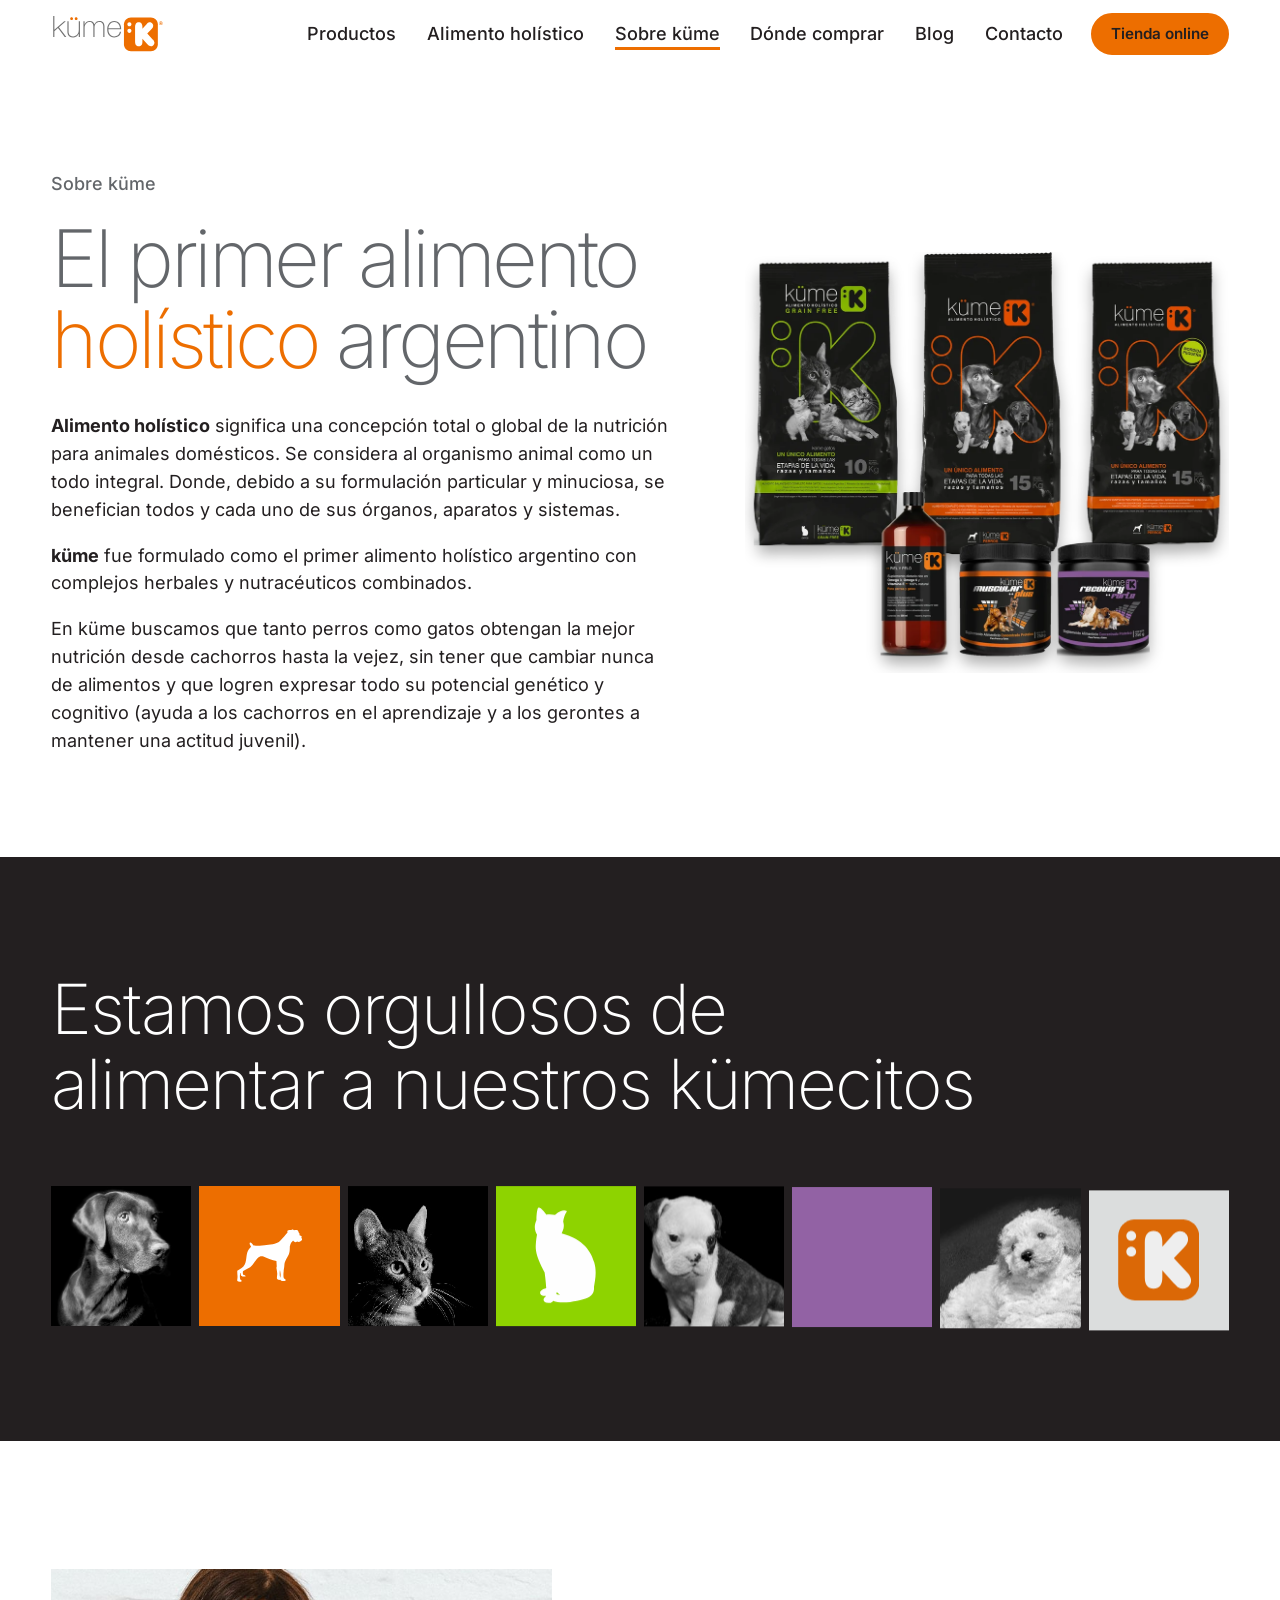
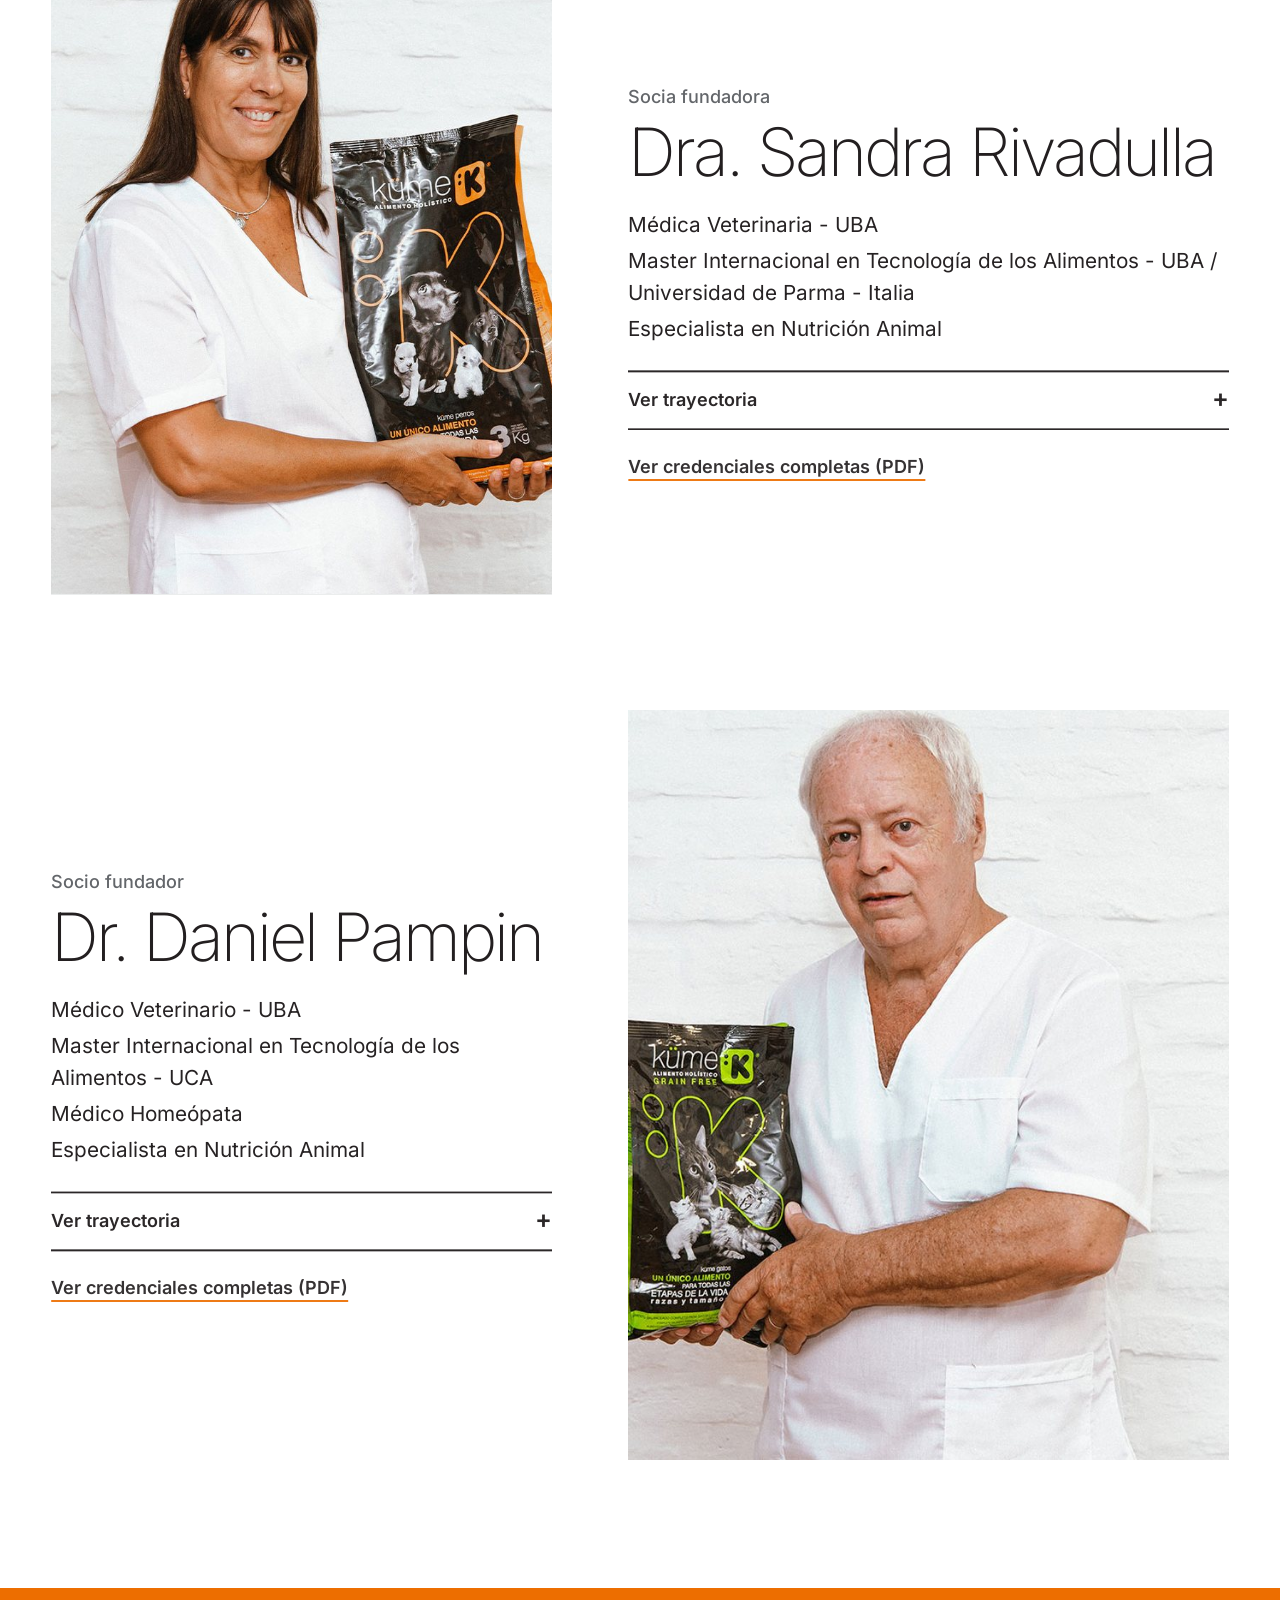
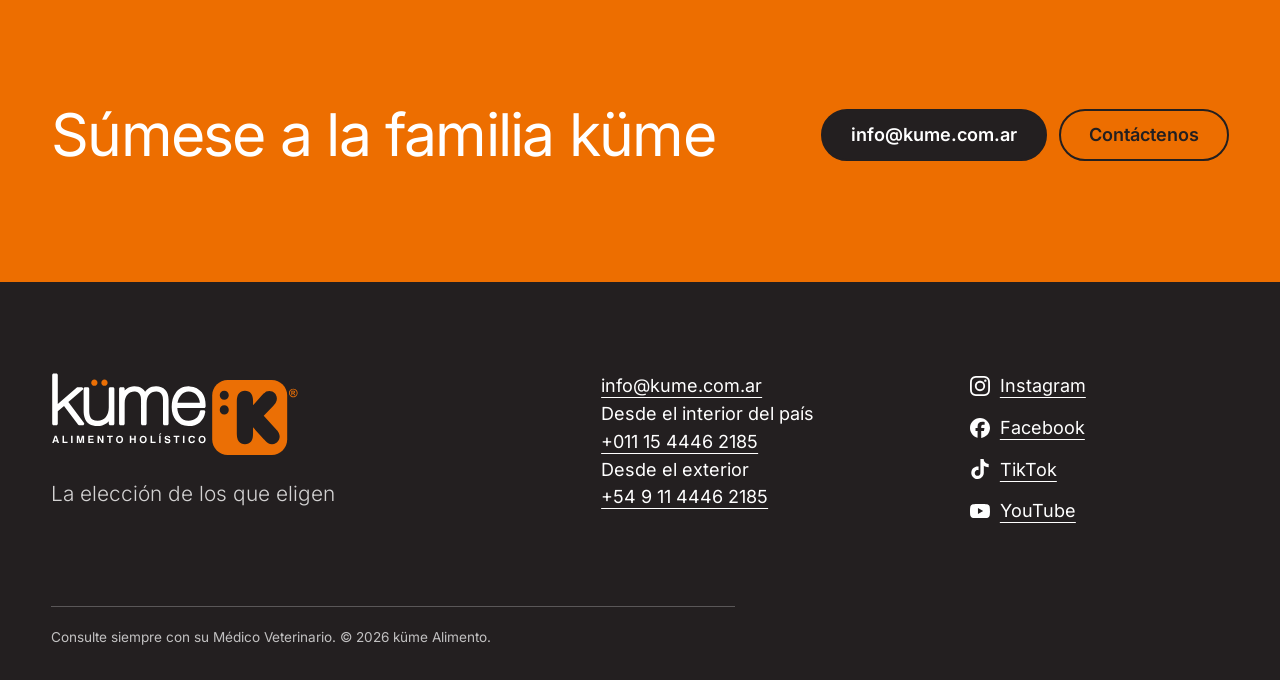
<file: sobre-kume.html>
<!doctype html>
<html lang="es-AR">
<head>
  <meta charset="utf-8">
  <meta name="viewport" content="width=device-width, initial-scale=1">
  <title>Sobre küme | El primer alimento holístico argentino</title>
  <meta name="description" content="Alimento holístico significa una concepción total o global de la nutrición para animales domésticos. Conozca küme y a sus fundadores, Sandra Rivadulla y Daniel Pampin.">
  <link rel="canonical" href="https://kume.com.ar/sobre-kume.html">
  <meta property="og:url" content="https://kume.com.ar/sobre-kume.html">
  <meta property="og:image" content="https://kume.com.ar/assets/img/og.jpg">
  <meta property="og:image:width" content="1200">
  <meta property="og:image:height" content="630">
  <meta name="theme-color" content="#ffffff">
  <meta property="og:type" content="article">
  <meta property="og:site_name" content="küme Alimento">
  <meta property="og:title" content="Sobre küme | El primer alimento holístico argentino">
  <meta property="og:locale" content="es_AR">
  <link rel="icon" href="assets/img/favicon.svg" type="image/svg+xml">
  <link rel="preload" href="assets/fonts/inter-latin-wght-normal.woff2" as="font" type="font/woff2" crossorigin>
  <link rel="stylesheet" href="assets/vendor/lenis.css">
  <link rel="stylesheet" href="assets/css/styles.css">
  <script>document.documentElement.classList.add('js');</script>
</head>
<body class="page-about">
  <a class="skip" href="#contenido">Saltar al contenido</a>
  <div class="progress" aria-hidden="true"></div>

  <header class="site-header">
    <a class="brand" href="index.html" aria-label="küme, volver al inicio">
      <img src="assets/img/logo-fino.svg" alt="küme" width="112" height="36">
    </a>

    <nav id="site-nav" class="site-nav" aria-label="Principal">
      <ul>
        <li><a href="index.html#productos">Productos</a></li>
        <li><a href="index.html#holistico">Alimento holístico</a></li>
        <li><a href="sobre-kume.html" aria-current="page">Sobre küme</a></li>
        <li><a href="comprar.html">Dónde comprar</a></li>
        <li><a href="blog.html">Blog</a></li>
        <li><a href="index.html#contacto">Contacto</a></li>
      </ul>
    </nav>

    <a class="btn btn--small" data-magnetic href="https://tienda.kume.com.ar/" target="_blank" rel="noopener">Tienda online</a>
    <button class="menu-btn" type="button" aria-expanded="false" aria-controls="site-nav">Menú</button>
  </header>

  <main id="contenido">

    <section class="about-hero" aria-labelledby="sobre-titulo">
      <div class="about-hero__copy">
        <p class="hero__tag">Sobre küme</p>
        <h1 id="sobre-titulo" class="about-hero__title">El primer alimento <em>holístico</em> argentino</h1>
        <div class="about-hero__text">
          <p><strong>Alimento holístico</strong> significa una concepción total o global de la nutrición para animales domésticos. Se considera al organismo animal como un todo integral. Donde, debido a su formulación particular y minuciosa, se benefician todos y cada uno de sus órganos, aparatos y sistemas.</p>
          <p><strong>küme</strong> fue formulado como el primer alimento holístico argentino con complejos herbales y nutracéuticos combinados.</p>
          <p>En küme buscamos que tanto perros como gatos obtengan la mejor nutrición desde cachorros hasta la vejez, sin tener que cambiar nunca de alimentos y que logren expresar todo su potencial genético y cognitivo (ayuda a los cachorros en el aprendizaje y a los gerontes a mantener una actitud juvenil).</p>
        </div>
      </div>
      <figure class="about-hero__fig">
        <img src="assets/img/linea-grandes.webp" alt="Línea küme: Gatos 10 kg, Perros 15 kg standard y mordida pequeña, Omegas 3 y 6 de 500 ml, Muscular Plus y Recovery Forte de 250 g" width="1000" height="869">
      </figure>
    </section>

    <section class="proud" aria-labelledby="orgullo-titulo">
      <h2 id="orgullo-titulo">Estamos orgullosos de alimentar a nuestros kümecitos</h2>
      <div class="strip" aria-hidden="true">
        <div class="tile tile--foto"><img src="assets/img/labrador.jpg" alt="" width="285" height="284" loading="lazy"></div>
        <div class="tile tile--naranja"><img class="tile__icon" src="assets/img/silueta-perro.svg" alt=""></div>
        <div class="tile tile--foto"><img src="assets/img/gato.jpg" alt="" width="190" height="208" loading="lazy"></div>
        <div class="tile tile--verde"><img class="tile__icon" src="assets/img/silueta-gato.svg" alt=""></div>
        <div class="tile tile--foto"><img src="assets/img/bulldog.jpg" alt="" width="169" height="142" loading="lazy"></div>
        <div class="tile tile--violeta"></div>
        <div class="tile tile--foto"><img src="assets/img/maltes.jpg" alt="" width="142" height="142" loading="lazy"></div>
        <div class="tile tile--humo"><img class="tile__k" src="assets/img/k-naranja.svg" alt=""></div>
      </div>
    </section>

    <section class="team" aria-labelledby="equipo-titulo">
      <h2 id="equipo-titulo" class="sr-only">Nuestros fundadores</h2>
      <article class="person" id="sandra-rivadulla">
        <div class="person__photo person__photo--naranja">
          <img src="assets/img/sandra-rivadulla.jpg" alt="Dra. Sandra Rivadulla" width="800" height="1000" loading="lazy">
        </div>
        <div class="person__info">
          <p class="person__role">Socia fundadora</p>
          <h2>Dra. Sandra Rivadulla</h2>
          <ul class="person__creds"><li>Médica Veterinaria - UBA</li><li>Master Internacional en Tecnología de los Alimentos - UBA / Universidad de Parma - Italia</li><li>Especialista en Nutrición Animal</li></ul>
          <details class="person__more">
            <summary>Ver trayectoria</summary>
            <ul><li>Médica Veterinaria, Universidad de Buenos Aires (1989).</li><li>Master Internacional en Tecnología de Alimentos (Università degli Studi di Parma, Italia, y Facultad de Agronomía de la UBA).</li><li>Máster de segundo nivel de la Unión Europea y posgrado en Alta Dirección en Tecnología de Alimentos (FAUBA).</li><li>Posgrados en Management General y en Marketing, y Master en Dirección de Empresa (Universidad de Palermo).</li><li>Curso de Nutracéuticos y Alimentos Funcionales (Universidad Maimónides, 2012).</li><li>Co-directora de RP/Asociados S.R.L. y socia fundadora de küme.</li><li>Jefa Regional de Ralston Purina y luego de Nestlé (1993–2006) para Argentina, Uruguay, Paraguay y Bolivia.</li><li>Líder de proyecto de las dietas de prescripción MV de Holliday Scott (2006–2011) y directora técnica de Kerry Ingredients Argentina (2008–2018).</li><li>Docente de la Facultad de Ciencias Veterinarias de la UBA. Dictó cursos de nutrición animal y marketing en Argentina, Uruguay, Paraguay, Colombia, Ecuador, Costa Rica y Bolivia.</li></ul>
          </details>
          <a class="link" href="assets/docs/cv-sandra-rivadulla.pdf" target="_blank" rel="noopener">Ver credenciales completas (PDF)</a>
        </div>
      </article>
      <article class="person person--flip" id="daniel-pampin">
        <div class="person__photo person__photo--verde">
          <img src="assets/img/daniel-pampin.jpg" alt="Dr. Daniel Pampin" width="800" height="1000" loading="lazy">
        </div>
        <div class="person__info">
          <p class="person__role">Socio fundador</p>
          <h2>Dr. Daniel Pampin</h2>
          <ul class="person__creds"><li>Médico Veterinario - UBA</li><li>Master Internacional en Tecnología de los Alimentos - UCA</li><li>Médico Homeópata</li><li>Especialista en Nutrición Animal</li></ul>
          <details class="person__more">
            <summary>Ver trayectoria</summary>
            <ul><li>Médico Veterinario, Universidad de Buenos Aires (1975).</li><li>Magíster en Tecnología de Alimentos (UCA, 1982).</li><li>Médico Veterinario Homeópata (Asociación Médica Homeopática Argentina, 1988).</li><li>Posgrado en Nutracéuticos y Alimentos Funcionales (Facultad de Medicina, Universidad Maimónides, 2012).</li><li>Desde 1978, director técnico de empresas de alimentos para mascotas. Fue nutricionista en Cargill, Mars, Sagemüller y Lawler.</li><li>Desarrolló la primera línea nacional de alimentos de prescripción (tercera a nivel mundial) para Holliday y el primer alimento holístico argentino, küme.</li><li>Consultor de empresas desde 2006 (Rp/Nutrición) en Argentina, Uruguay, Bolivia, Chile, Perú, Ecuador, Colombia, Paraguay, Guatemala y México.</li><li>Ex presidente de CAENA (2003–2005) y miembro del Comité Científico de COAPA.</li><li>Más de 200 conferencias sobre nutrición de pequeños animales en 12 países. Profesor invitado en facultades de veterinaria de Argentina y de la región.</li><li>Responsable de la Maestría en Nutrición Animal (área Menores) de la Facultad de Ciencias Veterinarias de La Plata (2013). Publicó trabajos en revistas de Argentina, Colombia, Ecuador y España.</li></ul>
          </details>
          <a class="link" href="assets/docs/cv-daniel-pampin.pdf" target="_blank" rel="noopener">Ver credenciales completas (PDF)</a>
        </div>
      </article>
    </section>

    <section class="cta" aria-labelledby="cta-titulo">
      <h2 id="cta-titulo">Súmese a la familia küme</h2>
      <div class="cta__actions">
        <a class="btn btn--dark" data-magnetic href="mailto:info@kume.com.ar">info@kume.com.ar</a>
        <a class="btn btn--ghost btn--onorange" data-magnetic href="index.html#contacto">Contáctenos</a>
      </div>
    </section>
  </main>

  <footer class="site-footer">
    <div class="site-footer__cols">
      <div>
        <img class="site-footer__logo" src="assets/img/logo-bold-blanco.svg" alt="küme, alimento holístico" width="250" height="86" loading="lazy">
        <p class="site-footer__slogan">La elección de los que eligen</p>
      </div>
      <address>
        <a href="mailto:info@kume.com.ar">info@kume.com.ar</a><br>
        Desde el interior del país<br>
        <a href="tel:+5491144462185">+011 15 4446 2185</a><br>
        Desde el exterior<br>
        <a href="tel:+5491144462185">+54 9 11 4446 2185</a>
      </address>
      <ul class="site-footer__social">
        <li><a href="https://www.instagram.com/kume.alimento/" target="_blank" rel="noopener"><svg class="soc-ic" viewBox="0 0 24 24" aria-hidden="true" focusable="false"><path d="M7.0301.084c-1.2768.0602-2.1487.264-2.911.5634-.7888.3075-1.4575.72-2.1228 1.3877-.6652.6677-1.075 1.3368-1.3802 2.127-.2954.7638-.4956 1.6365-.552 2.914-.0564 1.2775-.0689 1.6882-.0626 4.947.0062 3.2586.0206 3.6671.0825 4.9473.061 1.2765.264 2.1482.5635 2.9107.308.7889.72 1.4573 1.388 2.1228.6679.6655 1.3365 1.0743 2.1285 1.38.7632.295 1.6361.4961 2.9134.552 1.2773.056 1.6884.069 4.9462.0627 3.2578-.0062 3.668-.0207 4.9478-.0814 1.28-.0607 2.147-.2652 2.9098-.5633.7889-.3086 1.4578-.72 2.1228-1.3881.665-.6682 1.0745-1.3378 1.3795-2.1284.2957-.7632.4966-1.636.552-2.9124.056-1.2809.0692-1.6898.063-4.948-.0063-3.2583-.021-3.6668-.0817-4.9465-.0607-1.2797-.264-2.1487-.5633-2.9117-.3084-.7889-.72-1.4568-1.3876-2.1228C21.2982 1.33 20.628.9208 19.8378.6165 19.074.321 18.2017.1197 16.9244.0645 15.6471.0093 15.236-.005 11.977.0014 8.718.0076 8.31.0215 7.0301.0839m.1402 21.6932c-1.17-.0509-1.8053-.2453-2.2287-.408-.5606-.216-.96-.4771-1.3819-.895-.422-.4178-.6811-.8186-.9-1.378-.1644-.4234-.3624-1.058-.4171-2.228-.0595-1.2645-.072-1.6442-.079-4.848-.007-3.2037.0053-3.583.0607-4.848.05-1.169.2456-1.805.408-2.2282.216-.5613.4762-.96.895-1.3816.4188-.4217.8184-.6814 1.3783-.9003.423-.1651 1.0575-.3614 2.227-.4171 1.2655-.06 1.6447-.072 4.848-.079 3.2033-.007 3.5835.005 4.8495.0608 1.169.0508 1.8053.2445 2.228.408.5608.216.96.4754 1.3816.895.4217.4194.6816.8176.9005 1.3787.1653.4217.3617 1.056.4169 2.2263.0602 1.2655.0739 1.645.0796 4.848.0058 3.203-.0055 3.5834-.061 4.848-.051 1.17-.245 1.8055-.408 2.2294-.216.5604-.4763.96-.8954 1.3814-.419.4215-.8181.6811-1.3783.9-.4224.1649-1.0577.3617-2.2262.4174-1.2656.0595-1.6448.072-4.8493.079-3.2045.007-3.5825-.006-4.848-.0608M16.953 5.5864A1.44 1.44 0 1 0 18.39 4.144a1.44 1.44 0 0 0-1.437 1.4424M5.8385 12.012c.0067 3.4032 2.7706 6.1557 6.173 6.1493 3.4026-.0065 6.157-2.7701 6.1506-6.1733-.0065-3.4032-2.771-6.1565-6.174-6.1498-3.403.0067-6.156 2.771-6.1496 6.1738M8 12.0077a4 4 0 1 1 4.008 3.9921A3.9996 3.9996 0 0 1 8 12.0077"/></svg><span>Instagram</span></a></li>
        <li><a href="https://www.facebook.com/kume.alimento" target="_blank" rel="noopener"><svg class="soc-ic" viewBox="0 0 24 24" aria-hidden="true" focusable="false"><path d="M9.101 23.691v-7.98H6.627v-3.667h2.474v-1.58c0-4.085 1.848-5.978 5.858-5.978.401 0 .955.042 1.468.103a8.68 8.68 0 0 1 1.141.195v3.325a8.623 8.623 0 0 0-.653-.036 26.805 26.805 0 0 0-.733-.009c-.707 0-1.259.096-1.675.309a1.686 1.686 0 0 0-.679.622c-.258.42-.374.995-.374 1.752v1.297h3.919l-.386 2.103-.287 1.564h-3.246v8.245C19.396 23.238 24 18.179 24 12.044c0-6.627-5.373-12-12-12s-12 5.373-12 12c0 5.628 3.874 10.35 9.101 11.647Z"/></svg><span>Facebook</span></a></li>
        <li><a href="https://www.tiktok.com/@kume.alimento" target="_blank" rel="noopener"><svg class="soc-ic" viewBox="0 0 24 24" aria-hidden="true" focusable="false"><path d="M12.525.02c1.31-.02 2.61-.01 3.91-.02.08 1.53.63 3.09 1.75 4.17 1.12 1.11 2.7 1.62 4.24 1.79v4.03c-1.44-.05-2.89-.35-4.2-.97-.57-.26-1.1-.59-1.62-.93-.01 2.92.01 5.84-.02 8.75-.08 1.4-.54 2.79-1.35 3.94-1.31 1.92-3.58 3.17-5.91 3.21-1.43.08-2.86-.31-4.08-1.03-2.02-1.19-3.44-3.37-3.65-5.71-.02-.5-.03-1-.01-1.49.18-1.9 1.12-3.72 2.58-4.96 1.66-1.44 3.98-2.13 6.15-1.72.02 1.48-.04 2.96-.04 4.44-.99-.32-2.15-.23-3.02.37-.63.41-1.11 1.04-1.36 1.75-.21.51-.15 1.07-.14 1.61.24 1.64 1.82 3.02 3.5 2.87 1.12-.01 2.19-.66 2.77-1.61.19-.33.4-.67.41-1.06.1-1.79.06-3.57.07-5.36.01-4.03-.01-8.05.02-12.07z"/></svg><span>TikTok</span></a></li>
        <li><a href="https://www.youtube.com/@kume.alimento" target="_blank" rel="noopener"><svg class="soc-ic" viewBox="0 0 24 24" aria-hidden="true" focusable="false"><path d="M23.498 6.186a3.016 3.016 0 0 0-2.122-2.136C19.505 3.545 12 3.545 12 3.545s-7.505 0-9.377.505A3.017 3.017 0 0 0 .502 6.186C0 8.07 0 12 0 12s0 3.93.502 5.814a3.016 3.016 0 0 0 2.122 2.136c1.871.505 9.376.505 9.376.505s7.505 0 9.377-.505a3.015 3.015 0 0 0 2.122-2.136C24 15.93 24 12 24 12s0-3.93-.502-5.814zM9.545 15.568V8.432L15.818 12l-6.273 3.568z"/></svg><span>YouTube</span></a></li>
      </ul>
    </div>
    <p class="site-footer__legal">Consulte siempre con su Médico Veterinario. © 2026 küme Alimento.</p>
  </footer>

  <script src="assets/vendor/gsap.min.js"></script>
  <script src="assets/vendor/ScrollTrigger.min.js"></script>
  <script src="assets/vendor/lenis.min.js"></script>
  <script src="assets/js/main.js"></script>
</body>
</html>
</file>
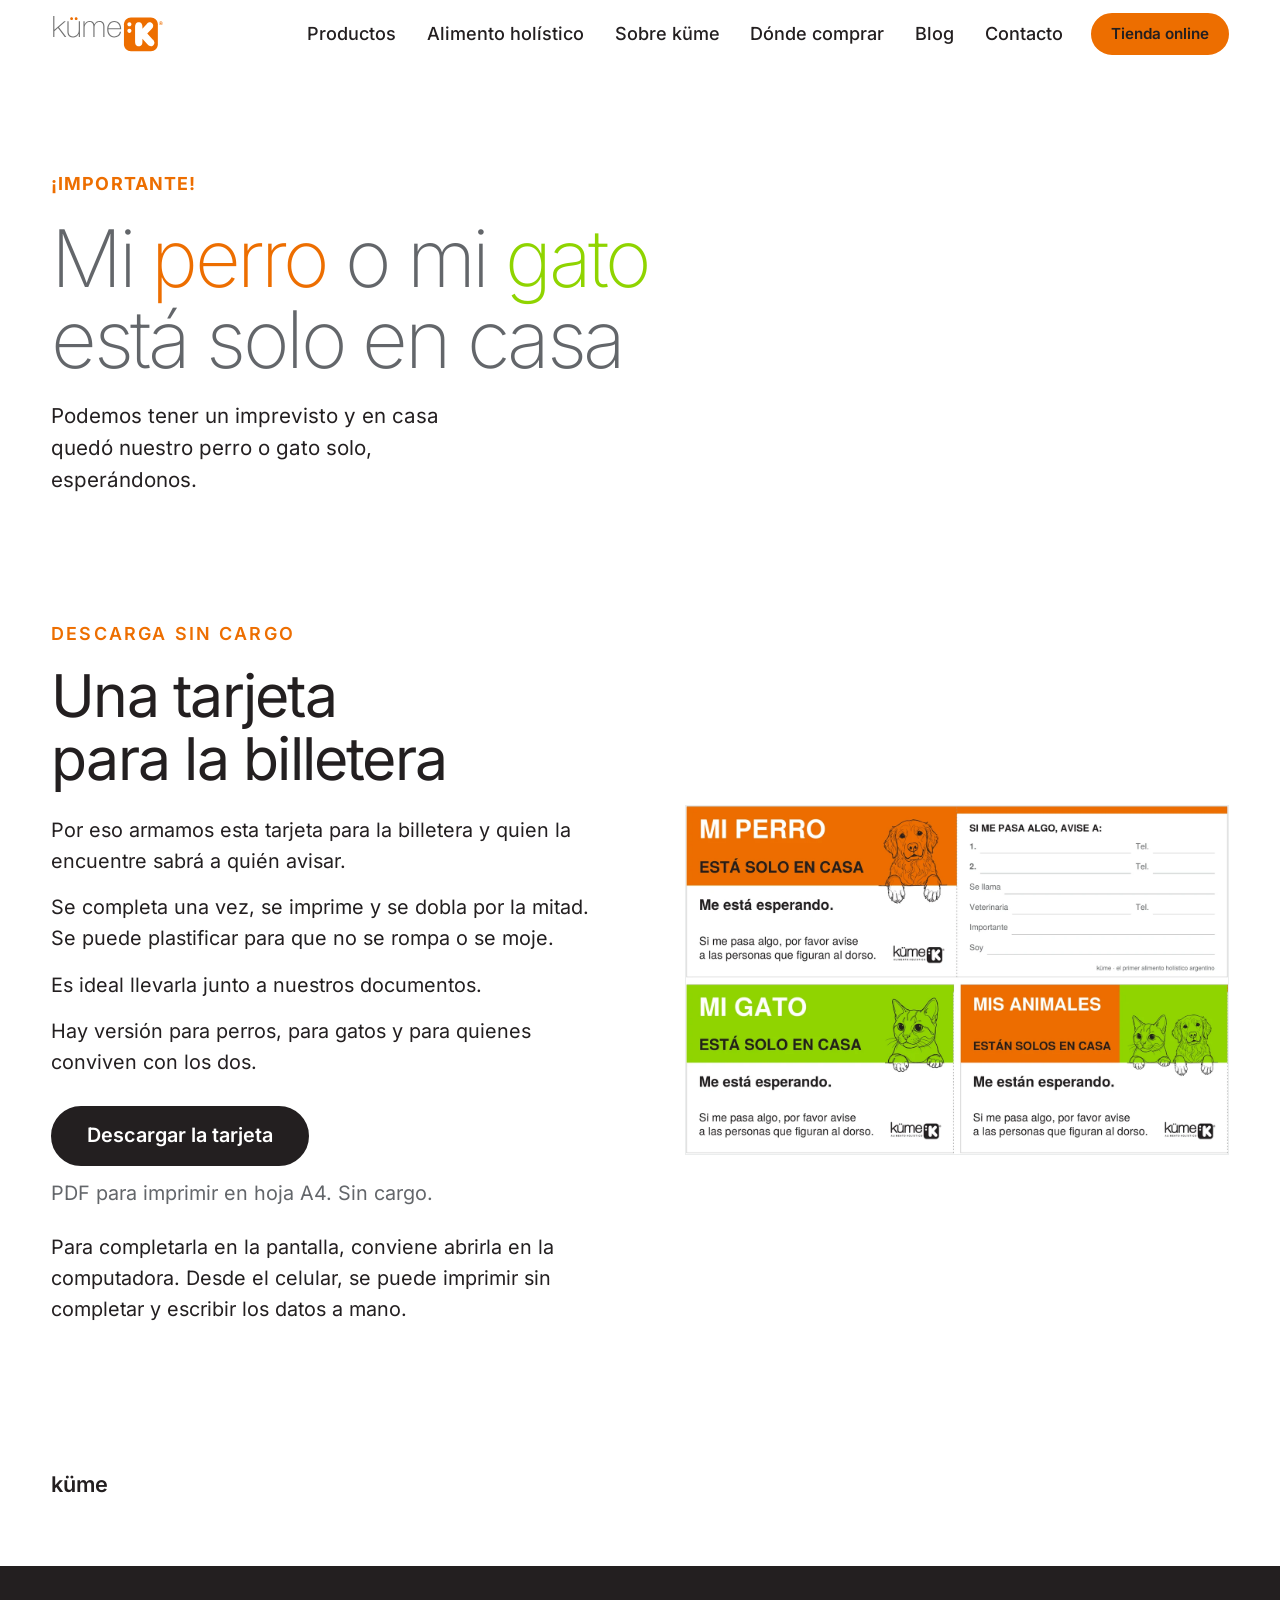
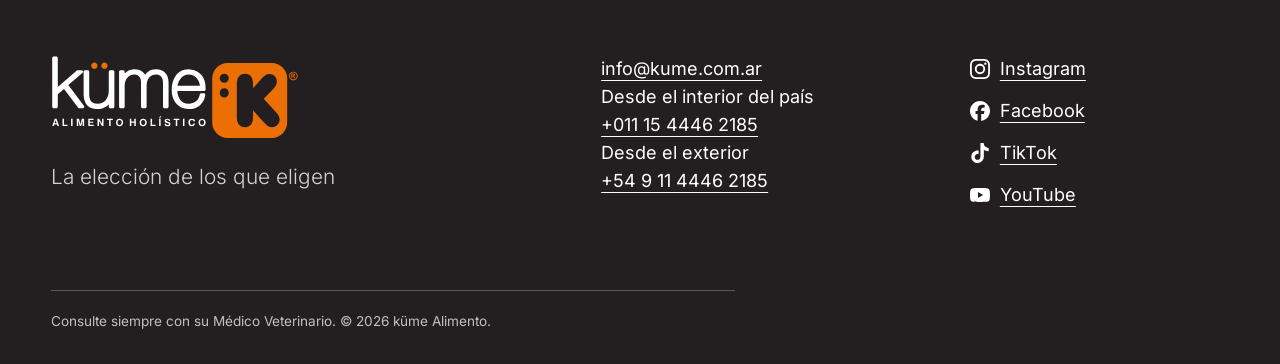
<file: tarjeta.html>
<!doctype html>
<html lang="es-AR">
<head>
  <meta charset="utf-8">
  <meta name="viewport" content="width=device-width, initial-scale=1">
  <title>Tarjeta "Mi perro o mi gato está solo en casa" | Descarga sin cargo | küme</title>
  <meta name="description" content="Tarjeta para la billetera: si pasa un imprevisto, quien la encuentre sabrá a quién avisar que en casa quedó un perro o un gato solo. Se completa, se imprime y se dobla. Descarga sin cargo.">
  <link rel="canonical" href="https://kume.com.ar/tarjeta.html">
  <meta property="og:url" content="https://kume.com.ar/tarjeta.html">
  <meta property="og:image" content="https://kume.com.ar/assets/img/og.jpg">
  <meta property="og:image:width" content="1200">
  <meta property="og:image:height" content="630">
  <meta name="theme-color" content="#ffffff">
  <meta property="og:type" content="website">
  <meta property="og:site_name" content="küme Alimento">
  <meta property="og:title" content="Tarjeta &quot;Mi perro o mi gato está solo en casa&quot; | Descarga sin cargo">
  <meta property="og:description" content="Una tarjeta para la billetera, para que quien la encuentre sepa a quién avisar. Descarga sin cargo.">
  <meta property="og:locale" content="es_AR">
  <link rel="icon" href="assets/img/favicon.svg" type="image/svg+xml">
  <link rel="preload" href="assets/fonts/inter-latin-wght-normal.woff2" as="font" type="font/woff2" crossorigin>
  <link rel="stylesheet" href="assets/vendor/lenis.css">
  <link rel="stylesheet" href="assets/css/styles.css">
  <style>
    /* Solo de esta página: va acá para no depender de la caché de styles.css */
    .page-tarjeta .buy-hero { padding-bottom: clamp(24px, 4vw, 48px); }
    .page-tarjeta .buy-hero .about-hero__title { max-width: 16ch; }
    .page-tarjeta .buy-hero__lead { max-width: 34ch; margin-bottom: 0; }
    .page-tarjeta .hero__tag { font-weight: 700; color: var(--naranja); letter-spacing: .06em; text-transform: uppercase; }
    .page-tarjeta .buy { padding-top: clamp(40px, 6vw, 80px); align-items: center; }
    .page-tarjeta .buy .eyebrow { color: var(--naranja); }
    .page-tarjeta .buy__actions { margin-top: 28px; }
    .page-tarjeta .btn--descarga { min-height: 60px; padding: 0 34px; font-size: 1.1em; }
    .tarjeta__file { margin-top: 12px; color: var(--gris); font-size: .95em; }
    .tarjeta__fig img { width: 100%; height: auto; border: 1px solid var(--humo); }
    .tarjeta__firma { padding: 0 var(--gutter) 64px; font-weight: 600; font-size: 1.2em; }
    @media (max-width: 899px) {
      .page-tarjeta .buy__fig { max-width: none; order: -1; }
    }
  </style>
  <script>document.documentElement.classList.add('js');</script>
</head>
<body class="page-about page-tarjeta">
  <a class="skip" href="#contenido">Saltar al contenido</a>
  <div class="progress" aria-hidden="true"></div>

  <header class="site-header">
    <a class="brand" href="index.html" aria-label="küme, volver al inicio">
      <img src="assets/img/logo-fino.svg" alt="küme" width="112" height="36">
    </a>

    <nav id="site-nav" class="site-nav" aria-label="Principal">
      <ul>
        <li><a href="index.html#productos">Productos</a></li>
        <li><a href="index.html#holistico">Alimento holístico</a></li>
        <li><a href="sobre-kume.html">Sobre küme</a></li>
        <li><a href="comprar.html">Dónde comprar</a></li>
        <li><a href="blog.html">Blog</a></li>
        <li><a href="index.html#contacto">Contacto</a></li>
      </ul>
    </nav>

    <a class="btn btn--small" data-magnetic href="https://tienda.kume.com.ar/" target="_blank" rel="noopener">Tienda online</a>
    <button class="menu-btn" type="button" aria-expanded="false" aria-controls="site-nav">Menú</button>
  </header>

  <main id="contenido">

    <section class="buy-hero" aria-labelledby="tarjeta-titulo">
      <p class="hero__tag">¡Importante!</p>
      <h1 id="tarjeta-titulo" class="about-hero__title">Mi <em>perro</em> o mi <em class="em-verde">gato</em> está solo en casa</h1>
      <p class="buy-hero__lead">Podemos tener un imprevisto y en casa quedó nuestro perro o gato solo, esperándonos.</p>
    </section>

    <section class="buy" aria-labelledby="descarga-titulo">
      <div class="buy__lead">
        <p class="eyebrow">Descarga sin cargo</p>
        <h2 id="descarga-titulo">Una tarjeta para la billetera</h2>
        <p>Por eso armamos esta tarjeta para la billetera y quien la encuentre sabrá a quién avisar.</p>
        <p>Se completa una vez, se imprime y se dobla por la mitad. Se puede plastificar para que no se rompa o se moje.</p>
        <p>Es ideal llevarla junto a nuestros documentos.</p>
        <p>Hay versión para perros, para gatos y para quienes conviven con los dos.</p>
        <div class="buy__actions">
          <a class="btn btn--dark btn--descarga" data-magnetic href="assets/docs/kume-tarjeta-solo-en-casa.pdf" download="kume-tarjeta-solo-en-casa.pdf">Descargar la tarjeta</a>
        </div>
        <p class="tarjeta__file">PDF para imprimir en hoja A4. Sin cargo.</p>
        <p class="buy__note">Para completarla en la pantalla, conviene abrirla en la computadora. Desde el celular, se puede imprimir sin completar y escribir los datos a mano.</p>
      </div>
      <figure class="buy__fig tarjeta__fig">
        <img src="assets/img/tarjeta-solo-en-casa.webp" alt="La tarjeta de küme: el frente dice «Mi perro está solo en casa. Me está esperando.» y el dorso tiene lugar para dos contactos, el nombre del animal y la veterinaria. También hay versión para gatos y para quienes tienen perros y gatos." width="1400" height="898">
      </figure>
    </section>

    <p class="tarjeta__firma">küme</p>
  </main>

  <footer class="site-footer">
    <div class="site-footer__cols">
      <div>
        <img class="site-footer__logo" src="assets/img/logo-bold-blanco.svg" alt="küme, alimento holístico" width="250" height="86" loading="lazy">
        <p class="site-footer__slogan">La elección de los que eligen</p>
      </div>
      <address>
        <a href="mailto:info@kume.com.ar">info@kume.com.ar</a><br>
        Desde el interior del país<br>
        <a href="tel:+5491144462185">+011 15 4446 2185</a><br>
        Desde el exterior<br>
        <a href="tel:+5491144462185">+54 9 11 4446 2185</a>
      </address>
      <ul class="site-footer__social">
        <li><a href="https://www.instagram.com/kume.alimento/" target="_blank" rel="noopener"><svg class="soc-ic" viewBox="0 0 24 24" aria-hidden="true" focusable="false"><path d="M7.0301.084c-1.2768.0602-2.1487.264-2.911.5634-.7888.3075-1.4575.72-2.1228 1.3877-.6652.6677-1.075 1.3368-1.3802 2.127-.2954.7638-.4956 1.6365-.552 2.914-.0564 1.2775-.0689 1.6882-.0626 4.947.0062 3.2586.0206 3.6671.0825 4.9473.061 1.2765.264 2.1482.5635 2.9107.308.7889.72 1.4573 1.388 2.1228.6679.6655 1.3365 1.0743 2.1285 1.38.7632.295 1.6361.4961 2.9134.552 1.2773.056 1.6884.069 4.9462.0627 3.2578-.0062 3.668-.0207 4.9478-.0814 1.28-.0607 2.147-.2652 2.9098-.5633.7889-.3086 1.4578-.72 2.1228-1.3881.665-.6682 1.0745-1.3378 1.3795-2.1284.2957-.7632.4966-1.636.552-2.9124.056-1.2809.0692-1.6898.063-4.948-.0063-3.2583-.021-3.6668-.0817-4.9465-.0607-1.2797-.264-2.1487-.5633-2.9117-.3084-.7889-.72-1.4568-1.3876-2.1228C21.2982 1.33 20.628.9208 19.8378.6165 19.074.321 18.2017.1197 16.9244.0645 15.6471.0093 15.236-.005 11.977.0014 8.718.0076 8.31.0215 7.0301.0839m.1402 21.6932c-1.17-.0509-1.8053-.2453-2.2287-.408-.5606-.216-.96-.4771-1.3819-.895-.422-.4178-.6811-.8186-.9-1.378-.1644-.4234-.3624-1.058-.4171-2.228-.0595-1.2645-.072-1.6442-.079-4.848-.007-3.2037.0053-3.583.0607-4.848.05-1.169.2456-1.805.408-2.2282.216-.5613.4762-.96.895-1.3816.4188-.4217.8184-.6814 1.3783-.9003.423-.1651 1.0575-.3614 2.227-.4171 1.2655-.06 1.6447-.072 4.848-.079 3.2033-.007 3.5835.005 4.8495.0608 1.169.0508 1.8053.2445 2.228.408.5608.216.96.4754 1.3816.895.4217.4194.6816.8176.9005 1.3787.1653.4217.3617 1.056.4169 2.2263.0602 1.2655.0739 1.645.0796 4.848.0058 3.203-.0055 3.5834-.061 4.848-.051 1.17-.245 1.8055-.408 2.2294-.216.5604-.4763.96-.8954 1.3814-.419.4215-.8181.6811-1.3783.9-.4224.1649-1.0577.3617-2.2262.4174-1.2656.0595-1.6448.072-4.8493.079-3.2045.007-3.5825-.006-4.848-.0608M16.953 5.5864A1.44 1.44 0 1 0 18.39 4.144a1.44 1.44 0 0 0-1.437 1.4424M5.8385 12.012c.0067 3.4032 2.7706 6.1557 6.173 6.1493 3.4026-.0065 6.157-2.7701 6.1506-6.1733-.0065-3.4032-2.771-6.1565-6.174-6.1498-3.403.0067-6.156 2.771-6.1496 6.1738M8 12.0077a4 4 0 1 1 4.008 3.9921A3.9996 3.9996 0 0 1 8 12.0077"/></svg><span>Instagram</span></a></li>
        <li><a href="https://www.facebook.com/kume.alimento" target="_blank" rel="noopener"><svg class="soc-ic" viewBox="0 0 24 24" aria-hidden="true" focusable="false"><path d="M9.101 23.691v-7.98H6.627v-3.667h2.474v-1.58c0-4.085 1.848-5.978 5.858-5.978.401 0 .955.042 1.468.103a8.68 8.68 0 0 1 1.141.195v3.325a8.623 8.623 0 0 0-.653-.036 26.805 26.805 0 0 0-.733-.009c-.707 0-1.259.096-1.675.309a1.686 1.686 0 0 0-.679.622c-.258.42-.374.995-.374 1.752v1.297h3.919l-.386 2.103-.287 1.564h-3.246v8.245C19.396 23.238 24 18.179 24 12.044c0-6.627-5.373-12-12-12s-12 5.373-12 12c0 5.628 3.874 10.35 9.101 11.647Z"/></svg><span>Facebook</span></a></li>
        <li><a href="https://www.tiktok.com/@kume.alimento" target="_blank" rel="noopener"><svg class="soc-ic" viewBox="0 0 24 24" aria-hidden="true" focusable="false"><path d="M12.525.02c1.31-.02 2.61-.01 3.91-.02.08 1.53.63 3.09 1.75 4.17 1.12 1.11 2.7 1.62 4.24 1.79v4.03c-1.44-.05-2.89-.35-4.2-.97-.57-.26-1.1-.59-1.62-.93-.01 2.92.01 5.84-.02 8.75-.08 1.4-.54 2.79-1.35 3.94-1.31 1.92-3.58 3.17-5.91 3.21-1.43.08-2.86-.31-4.08-1.03-2.02-1.19-3.44-3.37-3.65-5.71-.02-.5-.03-1-.01-1.49.18-1.9 1.12-3.72 2.58-4.96 1.66-1.44 3.98-2.13 6.15-1.72.02 1.48-.04 2.96-.04 4.44-.99-.32-2.15-.23-3.02.37-.63.41-1.11 1.04-1.36 1.75-.21.51-.15 1.07-.14 1.61.24 1.64 1.82 3.02 3.5 2.87 1.12-.01 2.19-.66 2.77-1.61.19-.33.4-.67.41-1.06.1-1.79.06-3.57.07-5.36.01-4.03-.01-8.05.02-12.07z"/></svg><span>TikTok</span></a></li>
        <li><a href="https://www.youtube.com/@kume.alimento" target="_blank" rel="noopener"><svg class="soc-ic" viewBox="0 0 24 24" aria-hidden="true" focusable="false"><path d="M23.498 6.186a3.016 3.016 0 0 0-2.122-2.136C19.505 3.545 12 3.545 12 3.545s-7.505 0-9.377.505A3.017 3.017 0 0 0 .502 6.186C0 8.07 0 12 0 12s0 3.93.502 5.814a3.016 3.016 0 0 0 2.122 2.136c1.871.505 9.376.505 9.376.505s7.505 0 9.377-.505a3.015 3.015 0 0 0 2.122-2.136C24 15.93 24 12 24 12s0-3.93-.502-5.814zM9.545 15.568V8.432L15.818 12l-6.273 3.568z"/></svg><span>YouTube</span></a></li>
      </ul>
    </div>
    <p class="site-footer__legal">Consulte siempre con su Médico Veterinario. © 2026 küme Alimento.</p>
  </footer>

  <script src="assets/vendor/gsap.min.js"></script>
  <script src="assets/vendor/ScrollTrigger.min.js"></script>
  <script src="assets/vendor/lenis.min.js"></script>
  <script src="assets/js/main.js"></script>
</body>
</html>
</file>
<file: assets/vendor/lenis.css>
html.lenis,
html.lenis body {
  height: auto;
}

.lenis:not(.lenis-autoToggle).lenis-stopped {
  overflow: clip;
}

.lenis [data-lenis-prevent],
.lenis [data-lenis-prevent-wheel],
.lenis [data-lenis-prevent-touch],
.lenis [data-lenis-prevent-vertical],
.lenis [data-lenis-prevent-horizontal] {
  overscroll-behavior: contain;
}

.lenis.lenis-smooth iframe {
  pointer-events: none;
}

.lenis.lenis-autoToggle {
  transition-property: overflow;
  transition-duration: 1ms;
  transition-behavior: allow-discrete;
}
</file>
<file: assets/css/styles.css>
/* ==========================================================================
   Küme — demo de rediseño
   Basado en el manual normativo y el folleto 2023:
   - Naranja #ED6E00 (Pantone Orange 021 C), para perros
   - Verde #8FD400 (Pantone 375), para gatos
   - Gris Pantone Cool Gray 10 C, negro del logo #231F20
   - Violeta y gris claro del folleto para concentrados proteicos y mosaico
   - Tipografía: Helvetica Neue Thin (manual). En la web se usa Inter, su
     equivalente abierto y variable (pesos 100–900).
   ========================================================================== */

@font-face {
  font-family: "Inter";
  src: url("../fonts/inter-latin-wght-normal.woff2") format("woff2");
  font-weight: 100 900;
  font-style: normal;
  font-display: swap;
}

:root {
  --naranja: #ed6e00;
  --verde: #8fd400;
  --gris: #63666a;
  --violeta: #9464a6;
  --humo: #ebeded;
  --negro: #231f20;
  --blanco: #ffffff;

  --ff: "Inter", "Helvetica Neue", Helvetica, Arial, sans-serif;
  --gutter: clamp(20px, 4vw, 56px);
  --header-h: 68px;
  --ease: cubic-bezier(.2, .8, .2, 1);
}

*, *::before, *::after { box-sizing: border-box; }

html {
  scroll-padding-top: calc(var(--header-h) + 8px);
  -webkit-text-size-adjust: 100%;
}

body {
  margin: 0;
  background: var(--blanco);
  color: var(--negro);
  font-family: var(--ff);
  font-size: clamp(1rem, .95rem + .25vw, 1.125rem);
  font-weight: 400;
  line-height: 1.55;
  -webkit-font-smoothing: antialiased;
  overflow-x: clip;
}

h1, h2, h3, p, ul, figure, address { margin: 0; }
ul { padding: 0; list-style: none; }
address { font-style: normal; }
a { color: inherit; }
img, svg { display: block; max-width: 100%; }

h2, h3 {
  font-weight: 300;
  line-height: 1.08;
  letter-spacing: -.03em;
  text-wrap: balance;
}
h2 { font-size: clamp(2rem, 4.6vw, 4rem); }

:focus-visible {
  outline: 3px solid var(--naranja);
  outline-offset: 3px;
  border-radius: 4px;
}

.sr-only {
  position: absolute;
  width: 1px; height: 1px;
  margin: -1px; padding: 0;
  overflow: hidden;
  clip: rect(0 0 0 0);
  white-space: nowrap;
  border: 0;
}

.skip {
  position: fixed;
  left: 12px; top: -60px;
  z-index: 200;
  background: var(--negro);
  color: var(--blanco);
  padding: 10px 16px;
  border-radius: 8px;
  transition: top .2s;
}
.skip:focus { top: 12px; }

html.is-locked { overflow: hidden; }

/* ---------- Botones y enlaces ---------- */

.btn {
  display: inline-flex;
  align-items: center;
  justify-content: center;
  min-height: 52px;
  padding: 0 28px;
  border: 2px solid var(--naranja);
  border-radius: 999px;
  background: var(--naranja);
  color: var(--negro);
  font: inherit;
  font-weight: 600;
  text-decoration: none;
  cursor: pointer;
  transition: background-color .25s, color .25s, border-color .25s;
}
.btn:hover { background: var(--negro); border-color: var(--negro); color: var(--blanco); }
.btn--ghost { background: transparent; border-color: var(--negro); color: var(--negro); }
.btn--ghost:hover { background: var(--negro); color: var(--blanco); }
.btn--small { min-height: 42px; padding: 0 18px; font-size: .95rem; white-space: nowrap; }
.btn--dark { background: var(--negro); border-color: var(--negro); color: var(--blanco); }
.btn--dark:hover { background: var(--blanco); border-color: var(--blanco); color: var(--negro); }

.link {
  font-weight: 600;
  text-decoration: underline;
  text-decoration-thickness: 2px;
  text-underline-offset: 6px;
  text-decoration-color: var(--naranja);
  transition: text-decoration-color .2s;
}
.link:hover { text-decoration-color: currentColor; }

/* ---------- Progreso de scroll (CSS puro, scroll-driven animations) ---------- */

.progress {
  position: fixed;
  inset: 0 0 auto 0;
  height: 4px;
  background: var(--naranja);
  transform: scaleX(0);
  transform-origin: 0 50%;
  z-index: 120;
  pointer-events: none;
}
@supports (animation-timeline: scroll()) {
  .progress {
    animation: progress-grow linear both;
    animation-timeline: scroll(root block);
  }
  @keyframes progress-grow { to { transform: scaleX(1); } }
}

/* ---------- Cursor personalizado (solo mouse) ---------- */

.cursor {
  position: fixed;
  left: 0; top: 0;
  width: 38px; height: 38px;
  margin: -19px 0 0 -19px;
  z-index: 150;
  pointer-events: none;
  opacity: 0;
  transition: opacity .3s;
}
.cursor.is-visible { opacity: 1; }
.cursor i {
  display: block;
  width: 100%; height: 100%;
  border: 2px solid #fff;
  border-radius: 50%;
  box-shadow: 0 0 0 1.5px var(--negro), inset 0 0 0 1.5px var(--negro);
  transition: transform .3s var(--ease);
}
.cursor.is-active i { transform: scale(1.6); }

/* ---------- Header ---------- */

.site-header {
  position: fixed;
  inset: 0 0 auto 0;
  z-index: 100;
  height: var(--header-h);
  display: flex;
  align-items: center;
  gap: 28px;
  padding: 0 var(--gutter);
  background: rgb(255 255 255 / .92);
  -webkit-backdrop-filter: blur(10px);
  backdrop-filter: blur(10px);
  transition: transform .45s var(--ease);
}
.site-header.is-hidden { transform: translateY(-100%); }

.brand { display: block; margin-right: auto; line-height: 0; }
.brand img { height: 36px; width: auto; }

.site-nav ul { display: flex; gap: clamp(16px, 2.4vw, 36px); }
.site-nav a {
  text-decoration: none;
  font-weight: 500;
  padding: 6px 0;
  background: linear-gradient(var(--naranja), var(--naranja)) 0 100% / 0 3px no-repeat;
  transition: background-size .3s var(--ease);
}
.site-nav a:hover,
.site-nav a[aria-current="page"] { background-size: 100% 3px; }

.menu-btn {
  display: none;
  min-height: 42px;
  padding: 0 18px;
  border: 2px solid var(--negro);
  border-radius: 999px;
  background: transparent;
  color: var(--negro);
  font: inherit;
  font-weight: 600;
  cursor: pointer;
}

/* ---------- Hero ---------- */

.hero {
  min-height: 100svh;
  padding: calc(var(--header-h) + 32px) var(--gutter) 40px;
  display: grid;
  grid-template-columns: minmax(0, 1.2fr) minmax(0, 1fr);
  gap: clamp(24px, 4vw, 64px);
  align-items: stretch;
  overflow: clip;
}

.hero__copy {
  display: grid;
  grid-template-rows: auto 1fr auto;
  min-width: 0;
}

.hero__tag {
  font-weight: 500;
  font-size: clamp(1rem, 1.4vw, 1.2rem);
  color: var(--gris);
}

.hero__slogan {
  align-self: center;
  font-size: clamp(2.8rem, 7.2vw, 8.4rem);
  font-weight: 200;
  line-height: 1.02;
  letter-spacing: -.045em;
  color: var(--gris);
  user-select: none;
}
.hero__line {
  display: block;
  white-space: nowrap;
  overflow: hidden;
  padding-bottom: .16em;
  margin-bottom: -.16em;
}
.hero__line--accent { color: var(--naranja); }

.l {
  display: inline-block;
  --w: 200;
  font-weight: var(--w);
}

.hero__foot { display: grid; gap: 24px; justify-items: start; }
.hero__lead {
  max-width: 34ch;
  font-size: clamp(1.1rem, 1.7vw, 1.4rem);
  font-weight: 400;
  line-height: 1.3;
}
.hero__cta { display: flex; flex-wrap: wrap; gap: 12px; }

/* Mosaico */

.mosaic {
  display: grid;
  grid-template-columns: repeat(3, minmax(0, 1fr));
  gap: 8px;
  align-self: center;
  min-width: 0;
}
.mosaic__col { display: grid; gap: 8px; align-content: start; }
.mosaic__col:nth-child(2) { padding-top: 12%; }
.mosaic__col:nth-child(3) { padding-top: 4%; }

.tile {
  position: relative;
  aspect-ratio: 1;
  overflow: hidden;
  display: grid;
  place-items: center;
}
.tile img { width: 100%; height: 100%; object-fit: cover; transition: transform .7s var(--ease); }
.tile--foto { background: var(--negro); }
.tile--foto:hover img { transform: scale(1.08); }
.tile--naranja { background: var(--naranja); }
.tile--verde { background: var(--verde); }
.tile--violeta { background: var(--violeta); }
.tile--gris { background: var(--gris); }
.tile--humo { background: var(--humo); }
.tile--negro { background: var(--negro); }
.tile .tile__icon { width: 46%; height: auto; object-fit: contain; }
.tile .tile__k { width: 58%; height: auto; object-fit: contain; }

/* ---------- Productos ---------- */

.products { padding: clamp(72px, 11vw, 150px) var(--gutter) clamp(52px, 6vw, 88px); }

.products__intro {
  display: grid;
  grid-template-columns: minmax(0, 1fr) minmax(0, 340px);
  gap: clamp(20px, 5vw, 80px);
  align-items: end;
  margin-bottom: clamp(8px, 2vw, 24px);
}
.products__intro h2 { max-width: 20ch; }
.products__note { max-width: 40ch; margin: 0 0 18px; color: var(--gris); }

/* Escena de la línea: capas del folleto (perro, gato, ingredientes) + envases.
   Las fotos con fondo blanco se funden con mix-blend-mode: multiply, por eso la escena va sobre blanco. */
.escena {
  position: relative;
  isolation: isolate;
  background: #fff;
  overflow: hidden;
  margin: 0 calc(var(--gutter) * -1) clamp(36px, 5vw, 72px);
}
.escena__lienzo {
  position: relative;
  width: min(100%, 1240px);
  margin: 0 auto;
  aspect-ratio: 2480 / 1860;
}
.escena__capa {
  position: absolute;
  height: auto;
  user-select: none;
  -webkit-user-drag: none;
  will-change: transform;
}
.escena__animal { mix-blend-mode: multiply; }
.escena__prod { filter: drop-shadow(0 18px 22px rgb(0 0 0 / .28)); z-index: 2; }
.escena__ing { z-index: 3; }

@media (max-width: 700px) {
  /* en el celular la escena se agranda y se recorta a los costados, para que los envases se lean */
  .escena__lienzo { width: 110%; margin-left: -5%; }
}

.panels { display: flex; flex-direction: column; gap: 8px; }

.panel {
  position: relative;
  min-height: 300px;
  overflow: hidden;
}
.panel--naranja { background: var(--naranja); --panel-fg: var(--negro); --panel-title: var(--blanco); }
.panel--verde { background: var(--verde); --panel-fg: var(--negro); --panel-title: var(--negro); }
.panel--violeta { background: var(--violeta); --panel-fg: var(--blanco); --panel-title: var(--blanco); }
.panel--gris { background: var(--gris); --panel-fg: var(--blanco); --panel-title: var(--blanco); }

.panel__link {
  position: relative;
  display: flex;
  flex-direction: column;
  gap: 24px;
  justify-content: space-between;
  height: 100%;
  min-height: inherit;
  padding: clamp(20px, 2.2vw, 32px);
  color: var(--panel-fg);
  text-decoration: none;
  overflow: hidden;
}
.panel__link:focus-visible { outline-offset: -6px; outline-color: var(--negro); }
.panel--violeta .panel__link:focus-visible,
.panel--gris .panel__link:focus-visible { outline-color: var(--blanco); }

.panel__pack {
  position: relative;
  flex: none;
  height: clamp(240px, 64vw, 340px);
}
/* La imagen va posicionada en absoluto: su tamaño nunca depende del alto del contenedor,
   así no puede crecer ni tapar el texto (se ajusta con max-width / max-height) */
.panel__pack img {
  position: absolute;
  inset: 0;
  margin: auto;
  width: auto;
  height: auto;
  max-width: 100%;
  max-height: 100%;
  filter: drop-shadow(0 16px 22px rgb(0 0 0 / .32));
  transition: transform .9s var(--ease);
}

.panel__deco {
  position: absolute;
  right: -4%;
  bottom: -6%;
  display: flex;
  align-items: flex-end;
  gap: 4%;
  width: 52%;
  opacity: .16;
  pointer-events: none;
}
.panel__deco img { width: 100%; height: auto; }
.panel__deco img + img { width: 56%; }

.panel__body { position: relative; display: block; max-width: 34ch; }
.panel__label { display: block; font-weight: 300; font-size: 1.1em; }
.panel__title {
  display: block;
  margin-top: 4px;
  color: var(--panel-title);
  font-size: clamp(2rem, 3.2vw, 3.2rem);
  font-weight: 700;
  line-height: 1;
  letter-spacing: -.035em;
}
.panel__more { display: grid; grid-template-rows: 1fr; }
.panel__more-in { display: block; min-height: 0; overflow: hidden; }
.panel__text { display: block; margin-top: 14px; max-width: 30ch; }
.panel__pres { display: block; margin-top: 12px; font-weight: 600; }
.panel__go {
  display: inline-block;
  margin-top: 18px;
  font-weight: 600;
  text-decoration: underline;
  text-decoration-thickness: 2px;
  text-underline-offset: 6px;
}

@media (hover: hover) and (min-width: 1200px) {
  .panels {
    flex-direction: row;
    height: clamp(500px, 70svh, 660px);
  }
  .panel {
    flex: 1 1 0;
    min-width: 0;
    transition: flex-grow .8s var(--ease);
  }
  .panels:hover .panel,
  .panels:focus-within .panel { flex-grow: .8; }
  .panels .panel:hover,
  .panels .panel:focus-within { flex-grow: 1.9; }

  .panel__title { font-size: clamp(1.35rem, 1.9vw, 2.2rem); }
  .panel__pack { flex: 1 1 0; min-height: 170px; height: auto; margin-bottom: 8px; }
  .panel:hover .panel__pack img,
  .panel:focus-within .panel__pack img { transform: translateY(-10px) scale(1.04); }
  .panel__more {
    grid-template-rows: 0fr;
    opacity: 0;
    transition: grid-template-rows .7s var(--ease), opacity .4s;
  }
  .panel:hover .panel__more,
  .panel:focus-within .panel__more {
    grid-template-rows: 1fr;
    opacity: 1;
  }
}

/* ---------- Scrollytelling: alimento holístico ---------- */

.story { background: var(--negro); color: var(--blanco); }

.story__inner {
  display: grid;
  grid-template-columns: minmax(0, 5fr) minmax(0, 6fr);
  gap: clamp(24px, 6vw, 96px);
  align-items: center;
  padding: clamp(72px, 10vw, 140px) var(--gutter);
  max-width: 1440px;
  margin: 0 auto;
}

.story__art { justify-self: center; width: min(100%, 460px); }
.story__copy h2 { margin-bottom: clamp(24px, 3vw, 44px); }
.story__steps { display: grid; gap: clamp(24px, 3vw, 36px); }
.step h3 { font-size: clamp(1.5rem, 2.8vw, 2.4rem); font-weight: 400; margin-bottom: 10px; }
.step p { max-width: 46ch; color: rgb(255 255 255 / .86); }

/* Flor holística: crece, abre sus pétalos (células, órganos, aparatos y sistemas,
   aspecto cognitivo, medio ambiente) alrededor del "todo integral", y vuelve a empezar */
.flor { width: 100%; height: auto; overflow: visible; --dur: 11s; }
.flor__rings circle, .flor__leaf, .petal, .flor__center, .flor__label { transform-box: fill-box; }
.flor__rings circle { fill: none; stroke: var(--blanco); stroke-opacity: .14; stroke-width: 1.5; transform-origin: center; animation: flor-ring var(--dur) ease-in-out infinite; }
.flor__rings circle + circle { animation-delay: -.6s; }
.flor__stem { fill: none; stroke: var(--verde); stroke-width: 3; stroke-linecap: round; stroke-dasharray: 1; stroke-dashoffset: 1; animation: flor-stem var(--dur) ease-in-out infinite; }
.flor__leaf { fill: var(--verde); opacity: .92; transform: scale(0); animation: flor-leaf var(--dur) cubic-bezier(.2,.8,.2,1) infinite; }
.flor__leaf--l1, .flor__leaf--l2 { transform-origin: 100% 100%; }
.flor__leaf--r1, .flor__leaf--r2 { transform-origin: 0% 100%; }
.flor__leaf--l2, .flor__leaf--r2 { animation-delay: .45s; }
.petal { fill: var(--verde); transform-origin: 50% 100%; transform: scale(0); animation: flor-petal var(--dur) cubic-bezier(.2,.9,.25,1.2) infinite; animation-delay: calc(var(--i) * .35s); }
.petal--alt { fill: #b5e84d; }
.flor__center circle { fill: var(--naranja); }
.flor__center { transform-origin: center; transform: scale(0); animation: flor-center var(--dur) cubic-bezier(.2,.9,.25,1.3) infinite; }
.flor__center text { fill: var(--negro); font-size: 12.5px; font-weight: 700; text-anchor: middle; letter-spacing: -.01em; }
.flor__label { fill: var(--blanco); font-size: 13px; font-weight: 600; text-anchor: middle; opacity: 0; animation: flor-label var(--dur) ease-out infinite; animation-delay: calc(var(--i) * .35s); }

@keyframes flor-stem { 0% { stroke-dashoffset: 1; opacity: 1; } 18% { stroke-dashoffset: 0; } 86% { stroke-dashoffset: 0; opacity: 1; } 95%, 100% { stroke-dashoffset: 0; opacity: 0; } }
@keyframes flor-leaf { 0%, 12% { transform: scale(0); opacity: 0; } 24% { transform: scale(1); opacity: .92; } 86% { transform: scale(1); opacity: .92; } 95%, 100% { transform: scale(.9); opacity: 0; } }
@keyframes flor-center { 0%, 26% { transform: scale(0); } 32% { transform: scale(1); } 86% { transform: scale(1); opacity: 1; } 95%, 100% { transform: scale(.6); opacity: 0; } }
@keyframes flor-petal { 0%, 30% { transform: scale(0); opacity: 0; } 38% { transform: scale(1); opacity: 1; } 84% { transform: scale(1); opacity: 1; } 92%, 100% { transform: scale(.4); opacity: 0; } }
@keyframes flor-label { 0%, 36% { opacity: 0; transform: translateY(6px); } 42% { opacity: 1; transform: none; } 82% { opacity: 1; } 88%, 100% { opacity: 0; } }
@keyframes flor-ring { 0%, 30% { transform: scale(.94); opacity: .5; } 50% { transform: scale(1); opacity: 1; } 86% { transform: scale(1.02); opacity: 1; } 100% { transform: scale(.94); opacity: .5; } }

@media (prefers-reduced-motion: reduce) {
  .flor * { animation: none !important; }
  .flor__stem { stroke-dashoffset: 0; }
  .flor__leaf, .petal, .flor__center { transform: none; }
  .flor__label { opacity: 1; }
}

@media (max-width: 800px) {
  .story__inner { grid-template-columns: 1fr; gap: 20px; }
  .story__art { width: min(78vw, 340px); }
}

/* ---------- Profesionales ---------- */

.pros {
  padding: clamp(72px, 11vw, 150px) 0 clamp(64px, 9vw, 120px);
  overflow: clip;
}
.pros__title { padding: 0 var(--gutter); max-width: 16ch; }

.pros__names { margin: clamp(32px, 6vw, 88px) 0; }
.pros__line {
  padding: 0 var(--gutter);
  font-size: clamp(2.4rem, 11vw, 12rem);
  font-weight: 200;
  line-height: 1.02;
  letter-spacing: -.05em;
  white-space: nowrap;
}
.pros__line--b { color: var(--naranja); }

.pros__foot {
  padding: 0 var(--gutter);
  display: flex;
  flex-wrap: wrap;
  gap: 20px 48px;
  align-items: baseline;
  justify-content: space-between;
}
.pros__foot p { max-width: 40ch; font-size: 1.15em; }

@media (max-width: 799px) {
  .pros__line { white-space: normal; font-size: clamp(2.4rem, 13vw, 4.2rem); }
}

/* ---------- Blog: filas con barrido al pasar el mouse ---------- */

.news {
  padding: clamp(64px, 9vw, 120px) var(--gutter);
  background: var(--humo);
}
.news h2 { margin-bottom: clamp(28px, 4vw, 56px); }

.news__list { border-top: 2px solid var(--negro); }
.news__list li { border-bottom: 2px solid var(--negro); }

.news__row {
  position: relative;
  display: grid;
  grid-template-columns: minmax(0, 1.2fr) minmax(0, 1fr) auto;
  gap: 8px clamp(20px, 4vw, 64px);
  align-items: center;
  padding: clamp(22px, 3vw, 36px) 0;
  text-decoration: none;
  isolation: isolate;
  transition: padding .5s var(--ease);
}
.news__row::before {
  content: "";
  position: absolute;
  inset: 0 calc(var(--gutter) * -1);
  z-index: -1;
  background: var(--naranja);
  transform: scaleY(0);
  transform-origin: 50% 100%;
  transition: transform .45s var(--ease);
}
.news__row h3 { font-size: clamp(1.4rem, 2.6vw, 2.2rem); font-weight: 400; }
.news__go { font-weight: 600; text-decoration: underline; text-decoration-thickness: 2px; text-underline-offset: 6px; }

@media (hover: hover) {
  .news__row:hover { padding-left: clamp(8px, 2vw, 28px); }
  .news__row:hover::before { transform: scaleY(1); }
}
.news__row:focus-visible { outline-color: var(--negro); outline-offset: -4px; }
.news__row:focus-visible::before { transform: scaleY(1); }

@media (max-width: 800px) {
  .news__row { grid-template-columns: 1fr; }
  .news__go { justify-self: start; margin-top: 6px; }
}

/* ---------- Contacto ---------- */

.contact {
  padding: clamp(72px, 11vw, 150px) var(--gutter);
  background: var(--naranja);
  display: grid;
  grid-template-columns: minmax(0, 1fr) minmax(0, 1fr);
  gap: clamp(40px, 7vw, 120px);
  align-items: center;
}
.contact :focus-visible { outline-color: var(--negro); }
.contact__lead h2 { margin-bottom: 20px; color: var(--blanco); font-weight: 400; }
.contact__lead p { max-width: 36ch; font-size: 1.2em; margin-bottom: 32px; }

.form { display: grid; gap: 18px; }
.form h3 { font-size: clamp(1.5rem, 2.6vw, 2.1rem); font-weight: 400; }
.field { display: grid; gap: 6px; }
.field label { font-weight: 600; }
.field input,
.field textarea {
  width: 100%;
  padding: 14px 16px;
  border: 2px solid var(--negro);
  border-radius: 0;
  background: var(--blanco);
  color: var(--negro);
  font: inherit;
}
.field textarea { resize: vertical; min-height: 120px; }
.field input[aria-invalid="true"],
.field textarea[aria-invalid="true"] { border-color: #8f1010; }
.field__error { min-height: 1.2em; font-size: .9em; font-weight: 600; color: var(--negro); }
.form .btn { justify-self: start; }
.form__status { min-height: 1.5em; font-weight: 600; }

@media (max-width: 800px) {
  .contact { grid-template-columns: 1fr; }
}

/* ---------- Footer ---------- */

.site-footer {
  background: var(--negro);
  color: var(--blanco);
  padding: clamp(48px, 7vw, 96px) var(--gutter) 32px;
}
.site-footer__cols {
  display: grid;
  grid-template-columns: 2fr 1.3fr 1fr;
  gap: 32px;
  align-items: start;
}
.site-footer__logo { width: min(100%, 250px); height: auto; margin-bottom: 20px; }
.site-footer__slogan { font-weight: 300; font-size: 1.3rem; color: rgb(255 255 255 / .8); }
.site-footer li + li { margin-top: 4px; }
.site-footer a { text-underline-offset: 5px; }
.site-footer :focus-visible { outline-color: var(--verde); }
.site-footer__legal {
  margin-top: clamp(40px, 6vw, 80px);
  padding-top: 20px;
  border-top: 1px solid rgb(255 255 255 / .25);
  max-width: 76ch;
  font-size: .85rem;
  color: rgb(255 255 255 / .72);
}

@media (max-width: 800px) {
  .site-footer__cols { grid-template-columns: 1fr; }
}


/* ---------- Panel lateral de detalle de producto ---------- */

.detail {
  position: fixed;
  inset: 0 0 0 auto;
  margin: 0;
  padding: 0;
  width: min(780px, 100vw);
  max-width: none;
  height: 100dvh;
  max-height: none;
  border: 0;
  background: var(--blanco);
  color: var(--negro);
  overflow: hidden;
}
.detail:not([open]) { display: none; }
.detail[open] { animation: drawer-in .55s var(--ease) both; }
.detail.is-closing { animation: drawer-out .38s cubic-bezier(.5, 0, .75, 0) both; }
.detail::backdrop { background: rgb(35 31 32 / .6); }
.detail[open]::backdrop { animation: fade-in .4s both; }
.detail.is-closing::backdrop { animation: fade-out .38s both; }
@keyframes drawer-in { from { transform: translateX(100%); } to { transform: none; } }
@keyframes drawer-out { from { transform: none; } to { transform: translateX(100%); } }
@keyframes fade-in { from { opacity: 0; } to { opacity: 1; } }
@keyframes fade-out { from { opacity: 1; } to { opacity: 0; } }

.detail__scroll { height: 100%; overflow-y: auto; overscroll-behavior: contain; }

.detail__bar {
  position: sticky;
  top: 0;
  z-index: 5;
  display: flex;
  align-items: center;
  gap: 12px;
  padding: 12px clamp(16px, 3vw, 28px);
  background: var(--blanco);
  border-bottom: 2px solid var(--negro);
}
.detail__nav { flex: 1; min-width: 0; overflow-x: auto; scrollbar-width: none; }
.detail__nav::-webkit-scrollbar { display: none; }
.detail__nav ul { display: flex; gap: 6px; width: max-content; }
.detail__nav button,
.detail__close {
  min-height: 40px;
  padding: 0 16px;
  border: 2px solid var(--negro);
  border-radius: 999px;
  background: transparent;
  color: var(--negro);
  font: inherit;
  font-size: .92rem;
  font-weight: 600;
  white-space: nowrap;
  cursor: pointer;
  transition: background-color .2s, color .2s;
}
.detail__nav button:hover,
.detail__close:hover { background: var(--humo); }
.detail__nav button[aria-current="true"] { background: var(--negro); color: var(--blanco); }
.detail__close { background: var(--negro); color: var(--blanco); }
.detail__close:hover { background: var(--naranja); border-color: var(--naranja); color: var(--negro); }

.detail__item { --hero-bg: var(--naranja); --hero-fg: var(--negro); --hero-title: var(--blanco); }
.detail__item--verde { --hero-bg: var(--verde); --hero-title: var(--negro); }
.detail__item--violeta { --hero-bg: var(--violeta); --hero-fg: var(--blanco); --hero-title: var(--blanco); }
.detail__item--gris { --hero-bg: var(--gris); --hero-fg: var(--blanco); --hero-title: var(--blanco); }

.detail__hero {
  position: relative;
  display: grid;
  grid-template-columns: minmax(0, 1fr) auto;
  gap: 24px;
  padding: clamp(24px, 4vw, 48px);
  background: var(--hero-bg);
  color: var(--hero-fg);
  overflow: hidden;
}
.detail__hero-text { position: relative; display: grid; gap: 14px; justify-items: start; }
.detail__label { font-weight: 300; font-size: 1.15em; }
.detail__hero h2 {
  color: var(--hero-title);
  font-size: clamp(2.6rem, 7vw, 4.8rem);
  font-weight: 700;
  line-height: .95;
  letter-spacing: -.04em;
}
.detail__lead { max-width: 34ch; font-size: 1.15em; }
.detail__chips { display: flex; flex-wrap: wrap; gap: 8px; }
.detail__chips li {
  padding: 6px 14px;
  border: 2px solid currentColor;
  border-radius: 999px;
  font-weight: 600;
  font-size: .92rem;
}
.detail__hero .btn { margin-top: 8px; }
.detail__pack {
  position: relative;
  align-self: center;
  justify-self: center;
  width: clamp(150px, 30vw, 250px);
}
.detail__pack img {
  width: auto;
  height: auto;
  max-width: 100%;
  max-height: 440px;
  margin-inline: auto;
  filter: drop-shadow(0 18px 24px rgb(0 0 0 / .35));
}
.detail__deco {
  position: absolute;
  right: -3%;
  bottom: -8%;
  display: flex;
  align-items: flex-end;
  gap: 4%;
  width: 46%;
  opacity: .16;
  pointer-events: none;
}
.detail__deco img { width: 100%; height: auto; }
.detail__deco img + img { width: 56%; }

.detail__body { display: grid; gap: 40px; padding: clamp(24px, 4vw, 48px); }
.detail__sec h3 { font-size: 1.7rem; font-weight: 400; margin-bottom: 16px; }
.detail__sec > p { max-width: 62ch; }

.benefits { display: grid; grid-template-columns: repeat(2, minmax(0, 1fr)); gap: 24px 32px; margin: 0; }
.benefits div { border-top: 2px solid var(--negro); padding-top: 12px; }
.benefits dt { font-weight: 700; margin-bottom: 6px; }
.benefits dd { margin: 0; font-size: .95em; color: #3b3738; }

.dosis { margin-top: 16px; max-width: 62ch; }
.dosis li { display: flex; justify-content: space-between; gap: 16px; padding: 10px 0; border-bottom: 1px solid #cfcfcf; }
.dosis span { color: var(--gris); }

.analysis { width: 100%; max-width: 62ch; border-collapse: collapse; }
.analysis th,
.analysis td { padding: 10px 0; border-bottom: 1px solid #cfcfcf; vertical-align: top; }
.analysis th { text-align: left; font-weight: 400; padding-right: 16px; }
.analysis td { text-align: right; font-weight: 700; white-space: nowrap; }

.detail__ingr { border-top: 2px solid var(--negro); border-bottom: 2px solid var(--negro); }
.detail__ingr summary { cursor: pointer; font-weight: 600; padding: 14px 0; }
.detail__ingr p { padding-bottom: 12px; font-size: .92em; color: #3b3738; }
.detail__ingr .detail__nota { font-weight: 600; color: var(--negro); padding-bottom: 16px; }
.detail__legal { padding: 0 clamp(24px, 4vw, 48px) 40px; font-size: .85rem; color: var(--gris); }

.detail :focus-visible { outline-color: var(--negro); }

@media (max-width: 700px) {
  .benefits { grid-template-columns: 1fr; }
  .detail__hero { grid-template-columns: 1fr; }
  .detail__pack { order: -1; width: min(60%, 220px); }
  .detail__pack img { max-height: 320px; }
}

/* ---------- Sobre Küme ---------- */

.page-about main { padding-top: var(--header-h); }

.about-hero {
  display: grid;
  grid-template-columns: minmax(0, 1.3fr) minmax(0, 1fr);
  gap: clamp(24px, 5vw, 80px);
  align-items: center;
  padding: clamp(48px, 8vw, 110px) var(--gutter) clamp(56px, 8vw, 120px);
}
.about-hero__title {
  margin: 20px 0 32px;
  font-size: clamp(2.6rem, 6.2vw, 6.4rem);
  font-weight: 200;
  line-height: 1.02;
  letter-spacing: -.045em;
  color: var(--gris);
  text-wrap: balance;
}
.about-hero__title em { font-style: normal; color: var(--naranja); }
.about-hero__text { display: grid; gap: 18px; max-width: 58ch; }
.about-hero__fig img { width: 100%; height: auto; }

.proud {
  background: var(--negro);
  color: var(--blanco);
  padding: clamp(64px, 9vw, 120px) var(--gutter);
}
.proud h2 { max-width: 22ch; font-size: clamp(2.2rem, 5.4vw, 5rem); font-weight: 200; }
.strip {
  display: grid;
  grid-template-columns: repeat(8, minmax(0, 1fr));
  gap: 8px;
  margin-top: clamp(32px, 5vw, 64px);
}

.team {
  display: grid;
  gap: clamp(64px, 9vw, 128px);
  padding: clamp(72px, 10vw, 140px) var(--gutter);
}
.person {
  display: grid;
  grid-template-columns: minmax(0, 5fr) minmax(0, 6fr);
  gap: clamp(24px, 6vw, 96px);
  align-items: center;
}
.person--flip .person__photo { order: 2; }
.person__photo { position: relative; aspect-ratio: 4 / 5; overflow: hidden; background: var(--humo); }
.person__photo img { width: 100%; height: 100%; object-fit: cover; object-position: 50% 20%; }
.photo-fallback {
  display: grid;
  place-items: center;
  width: 100%;
  height: 100%;
  font-size: clamp(5rem, 14vw, 11rem);
  font-weight: 200;
  letter-spacing: -.05em;
  color: var(--blanco);
}
.person__photo--naranja .photo-fallback { background: var(--naranja); }
.person__photo--verde .photo-fallback { background: var(--verde); color: var(--negro); }

.person__role { font-weight: 500; color: var(--gris); }
.person h2 { margin: 6px 0 20px; font-size: clamp(2.4rem, 5.2vw, 4.6rem); font-weight: 200; letter-spacing: -.045em; }
.person__creds { display: grid; gap: 4px; margin-bottom: 24px; font-size: 1.15em; }
.person__more { margin-bottom: 24px; border-top: 2px solid var(--negro); border-bottom: 2px solid var(--negro); }
.person__more summary {
  display: flex;
  justify-content: space-between;
  gap: 16px;
  padding: 14px 0;
  font-weight: 600;
  cursor: pointer;
  list-style: none;
}
.person__more summary::-webkit-details-marker { display: none; }
.person__more summary::after { content: "+"; font-size: 1.4em; line-height: 1; }
.person__more[open] summary::after { content: "–"; }
.person__more ul { display: grid; gap: 12px; padding: 4px 0 20px; }
.person__more li { padding-left: 16px; border-left: 3px solid var(--naranja); font-size: .95em; }

.cta {
  display: flex;
  flex-wrap: wrap;
  gap: 24px 48px;
  align-items: center;
  justify-content: space-between;
  padding: clamp(64px, 9vw, 120px) var(--gutter);
  background: var(--naranja);
}
.cta h2 { color: var(--blanco); font-weight: 400; }
.cta__actions { display: flex; flex-wrap: wrap; gap: 12px; }
.cta :focus-visible { outline-color: var(--negro); }
.btn--onorange { border-color: var(--negro); color: var(--negro); background: transparent; }
.btn--onorange:hover { background: var(--negro); color: var(--blanco); }

@media (max-width: 899px) {
  .about-hero { grid-template-columns: 1fr; }
  .about-hero__fig { max-width: 420px; }
  .person { grid-template-columns: 1fr; }
  .person--flip .person__photo { order: 0; }
  .person__photo { max-width: 420px; }
  .strip { grid-template-columns: repeat(4, minmax(0, 1fr)); }
}

/* ---------- Adaptación a pantallas chicas ---------- */

@media (max-width: 899px) {
  .hero { grid-template-columns: 1fr; min-height: auto; padding-bottom: 32px; }
  .hero__slogan { margin: 28px 0 32px; font-size: clamp(2.8rem, 13.5vw, 5.5rem); }
  .mosaic { margin-top: 12px; }
  .products__intro { grid-template-columns: 1fr; }
}

/* ---------- Navegación móvil ---------- */

@media (max-width: 800px) {
  .menu-btn { display: inline-flex; align-items: center; }
  .site-header { gap: 12px; }

  .site-nav {
    position: absolute;
    top: 100%;
    left: 0;
    right: 0;
    height: calc(100svh - var(--header-h));
    background: var(--negro);
    color: var(--blanco);
    padding: 32px var(--gutter);
    transform: translateY(-8px);
    opacity: 0;
    visibility: hidden;
    transition: opacity .3s, transform .4s var(--ease), visibility 0s .4s;
  }
  .site-nav.is-open {
    opacity: 1;
    transform: none;
    visibility: visible;
    transition: opacity .3s, transform .4s var(--ease);
  }
  .site-nav ul { flex-direction: column; gap: 8px; }
  .site-nav a {
    display: block;
    font-size: clamp(2rem, 9vw, 3rem);
    font-weight: 200;
    padding: 6px 0;
    background: none;
  }
  .site-nav :focus-visible { outline-color: var(--verde); }
}

/* ---------- Movimiento reducido ---------- */

@media (prefers-reduced-motion: reduce) {
  *, *::before, *::after {
    animation-duration: .01ms !important;
    animation-iteration-count: 1 !important;
    transition-duration: .01ms !important;
    scroll-behavior: auto !important;
  }
  .cursor { display: none; }
}


/* ==========================================================================
   Secciones agregadas en la 2.ª versión del demo
   - .guia    guía rápida (2 preguntas → 1 producto)
   - .voces   prueba social
   - .stores  dónde comprar
   ========================================================================== */

.eyebrow {
  font-size: .95rem;
  font-weight: 600;
  letter-spacing: .12em;
  text-transform: uppercase;
  color: var(--gris);
  margin-bottom: 14px;
}

/* Marca visible de contenido de relleno (se saca al publicar) */
.demo-tag {
  display: inline-block;
  font-size: .82rem;
  font-weight: 600;
  letter-spacing: .04em;
  color: var(--negro);
  background: var(--humo);
  border-left: 4px solid var(--naranja);
  padding: 7px 12px;
}

/* ---------- Chips de selección (guía y zonas) ---------- */

.chips { display: flex; flex-wrap: wrap; gap: 8px; }

.chip {
  appearance: none;
  font: inherit;
  font-size: .98rem;
  font-weight: 500;
  color: var(--negro);
  background: transparent;
  border: 2px solid var(--negro);
  border-radius: 999px;
  padding: 10px 20px;
  min-height: 44px;
  cursor: pointer;
  transition: background .25s var(--ease), color .25s var(--ease), border-color .25s var(--ease);
}
.chip:hover { background: var(--humo); }
.chip[aria-checked="true"] {
  background: var(--negro);
  border-color: var(--negro);
  color: var(--blanco);
}
.chip:focus-visible { outline: 2px solid var(--naranja); outline-offset: 3px; }

/* ---------- Guía rápida ---------- */

.guia {
  padding: clamp(56px, 8vw, 110px) var(--gutter) clamp(64px, 9vw, 120px);
  background: var(--humo);
  display: grid;
  gap: clamp(28px, 4vw, 40px);
  max-width: 1440px;
  margin: 0 auto;
}

@media (min-width: 940px) {
  .guia {
    grid-template-columns: minmax(0, 1fr) minmax(0, 1.08fr);
    grid-template-areas:
      "head out"
      "form out"
      "nota out";
    align-content: start;
    column-gap: clamp(36px, 5vw, 88px);
    row-gap: clamp(24px, 3vw, 40px);
  }
  .guia__head { grid-area: head; }
  .guia__form { grid-area: form; align-self: start; }
  .guia__out  { grid-area: out; align-self: stretch; }
  .guia__nota { grid-area: nota; align-self: end; }
}
.guia__head { max-width: 30ch; }
.guia__lead { margin-top: 16px; font-size: 1.15em; max-width: 44ch; }

.guia__form { display: grid; gap: clamp(20px, 3vw, 34px); }
.guia__group { border: 0; padding: 0; margin: 0; min-width: 0; }
.guia__legend {
  display: flex;
  align-items: center;
  gap: 10px;
  padding: 0 0 12px;
  font-weight: 500;
  font-size: 1.05em;
}
.guia__legend b {
  display: grid;
  place-items: center;
  width: 26px; height: 26px;
  border-radius: 50%;
  background: var(--negro);
  color: var(--blanco);
  font-size: .85rem;
  font-weight: 600;
}

.guia__out {
  display: grid;
  grid-template-columns: minmax(0, 210px) minmax(0, 1fr);
  gap: clamp(18px, 3vw, 40px);
  align-items: center;
  align-content: center;
  padding: clamp(24px, 3vw, 40px);
  background: var(--naranja);
  color: var(--panel-fg, var(--negro));
  transition: background .45s var(--ease);
}
.guia__out--naranja { background: var(--naranja); --panel-fg: var(--negro); --panel-title: var(--blanco); }
.guia__out--verde   { background: var(--verde);   --panel-fg: var(--negro); --panel-title: var(--negro); }
.guia__out--gris    { background: var(--gris);    --panel-fg: var(--blanco); --panel-title: var(--blanco); }
.guia__out--violeta { background: var(--violeta); --panel-fg: var(--blanco); --panel-title: var(--blanco); }

.guia__pack { display: block; }
.guia__pack img {
  width: 100%; height: auto;
  max-height: 300px;
  object-fit: contain;
  margin: 0 auto;
  filter: drop-shadow(0 18px 26px rgb(0 0 0 / .28));
}
.guia__info { display: block; }
.guia__para {
  display: block;
  font-size: .85rem;
  font-weight: 600;
  letter-spacing: .1em;
  text-transform: uppercase;
  opacity: .8;
  margin-bottom: 14px;
}
.guia__label { display: block; font-weight: 300; font-size: 1.1em; }
.guia__title {
  display: block;
  font-size: clamp(1.9rem, 4vw, 3.2rem);
  font-weight: 600;
  line-height: 1.05;
  letter-spacing: -.02em;
  color: var(--panel-title);
  margin-bottom: 14px;
}
.guia__text { display: block; max-width: 46ch; }
.guia__pres { display: block; margin-top: 12px; font-weight: 600; }
.guia__actions { display: flex; flex-wrap: wrap; align-items: center; gap: 14px 24px; margin-top: 24px; }
.guia__out .link { text-decoration-color: currentColor; }
.guia__out:focus-visible { outline: 2px solid var(--negro); outline-offset: 4px; }

.guia__nota { font-size: .92rem; color: var(--gris); max-width: 60ch; }

@media (max-width: 780px) {
  .guia__out { grid-template-columns: 1fr; }
  .guia__pack img { max-height: 210px; }
}

/* ---------- Prueba social ---------- */

.voces { padding: clamp(64px, 9vw, 120px) var(--gutter); max-width: 1440px; margin: 0 auto; }
.voces__head { display: grid; gap: 18px; justify-items: start; margin-bottom: clamp(32px, 4vw, 56px); }

.voces__list {
  display: grid;
  grid-template-columns: repeat(auto-fit, minmax(260px, 1fr));
  gap: clamp(32px, 4vw, 64px);
}
.voce {
  display: grid;
  gap: 22px;
  align-content: start;
  border-top: 2px solid var(--negro);
  padding-top: 22px;
}
.voce__quote { margin: 0; }
.voce__quote p {
  font-size: clamp(1.15rem, 1.6vw, 1.5rem);
  font-weight: 300;
  line-height: 1.4;
  letter-spacing: -.01em;
  text-wrap: pretty;
}
.voce__quote p::before { content: "\201C"; }
.voce__quote p::after  { content: "\201D"; }

.voce__who { display: flex; align-items: center; gap: 14px; }
.voce__ph {
  width: 64px; height: 64px;
  flex: none;
  object-fit: cover;
  filter: grayscale(1) contrast(1.05);
}
.voce__who p { font-size: .98rem; line-height: 1.4; }
.voce__who b { font-weight: 600; }
.voce__who span { display: block; color: var(--gris); }

/* ---------- Dónde comprar ---------- */

.stores {
  padding: clamp(64px, 9vw, 120px) var(--gutter);
  max-width: 1440px;
  margin: 0 auto;
  display: grid;
  gap: clamp(20px, 3vw, 32px);
}
.stores__head {
  display: flex;
  flex-wrap: wrap;
  gap: 20px 32px;
  align-items: end;
  justify-content: space-between;
}
.chips--zonas { margin-top: 6px; }

.stores__list { border-top: 2px solid var(--negro); }
.store {
  display: grid;
  grid-template-columns: minmax(0, 1.1fr) minmax(0, 1.4fr) auto;
  gap: 6px clamp(20px, 4vw, 64px);
  align-items: baseline;
  padding: clamp(16px, 2.2vw, 26px) 0;
  border-bottom: 2px solid var(--negro);
}
.store h3 { font-size: clamp(1.1rem, 1.7vw, 1.45rem); font-weight: 500; }
.store address { color: var(--gris); }
.store[hidden] { display: none; }

.stores__empty { padding: 28px 0; color: var(--gris); }

.stores__cta {
  display: flex;
  flex-wrap: wrap;
  align-items: baseline;
  gap: 8px 20px;
  padding-top: 8px;
}
.stores__cta p { font-weight: 600; font-size: clamp(1.15rem, 1.6vw, 1.4rem); }
.stores__cta .link { font-size: clamp(1.05rem, 1.4vw, 1.25rem); }
.stores__head .eyebrow { font-size: clamp(1rem, 1.4vw, 1.2rem); color: var(--naranja); }

@media (max-width: 720px) {
  .store { grid-template-columns: 1fr; }
  .stores__head { align-items: start; }
}


/* ==========================================================================
   3.ª versión del demo: más ritmo
   - .ticker      cintas cruzadas con marquesina (velocidad ligada al scroll)
   - .w / .wi     títulos que entran palabra por palabra
   - .panels      carrusel deslizable en celular y tablet
   - .stats       Küme en números (conteo + peso variable)
   Todo se ve completo sin JS o con "reducir movimiento".
   ========================================================================== */

/* ---------- Cintas cruzadas ---------- */

.ticker {
  position: relative;
  padding: clamp(40px, 7vw, 96px) 0 clamp(8px, 2vw, 24px);
  overflow: clip;
  isolation: isolate;
}
.ticker__band {
  width: 110%;
  margin-left: -5%;
  overflow: hidden;
  white-space: nowrap;
}
.ticker__band--a {
  position: relative;
  z-index: 2;
  background: var(--naranja);
  color: var(--negro);
  transform: rotate(-2.2deg);
  box-shadow: 0 18px 40px rgb(35 31 32 / .18);
}
.ticker__band--b {
  background: var(--negro);
  color: var(--blanco);
  transform: rotate(-2.2deg);
  margin-top: -1px;
}
.ticker__track {
  display: inline-flex;
  align-items: center;
  gap: clamp(18px, 2.4vw, 36px);
  padding: clamp(14px, 1.8vw, 24px) 0;
  will-change: transform;
}
.ticker__track span {
  font-size: clamp(1.5rem, 4.2vw, 3.8rem);
  font-weight: 700;
  letter-spacing: -.035em;
  line-height: 1;
}
.ticker__band--b .ticker__track span {
  font-weight: 200;
  text-transform: uppercase;
  letter-spacing: -.02em;
}
/* Separador: el cuadradito redondeado de la K */
.ticker__track i {
  flex: none;
  width: clamp(14px, 1.6vw, 22px);
  aspect-ratio: 1;
  border-radius: 28%;
  background: var(--blanco);
}
.ticker__band--b .ticker__track i { background: var(--verde); }
.ticker__band--b .ticker__track i:nth-of-type(2n) { background: var(--naranja); }

/* Sin GSAP, la marquesina igual se mueve (CSS). Con GSAP, la maneja JS. */
@keyframes ticker-x { to { transform: translateX(-50%); } }
.ticker__band--a .ticker__track { animation: ticker-x 38s linear infinite; }
.ticker__band--b .ticker__track { animation: ticker-x 30s linear infinite reverse; }
.ticker.is-js .ticker__track { animation: none; }
@media (prefers-reduced-motion: reduce) {
  .ticker__track { animation: none !important; }
}

/* ---------- Títulos palabra por palabra ---------- */

.w {
  display: inline-block;
  overflow: hidden;
  vertical-align: top;
  padding-bottom: .14em;
  margin-bottom: -.14em;
}
.wi { display: inline-block; will-change: transform; }

/* ---------- Carrusel de productos (celular y tablet) ---------- */

.panels-nav { display: none; }

@media (hover: none), (max-width: 1199.98px) {
  .panels {
    flex-direction: row;
    gap: 12px;
    margin: 0 calc(var(--gutter) * -1);
    padding: 4px var(--gutter) 8px;
    overflow-x: auto;
    overscroll-behavior-x: contain;
    scroll-snap-type: x mandatory;
    scroll-padding-inline: var(--gutter);
    scrollbar-width: none;
    -webkit-overflow-scrolling: touch;
  }
  .panels::-webkit-scrollbar { display: none; }
  .panel {
    flex: 0 0 min(80vw, 440px);
    scroll-snap-align: start;
    min-height: 0;
  }
  .panel__link { min-height: 100%; }
  .panel__pack img { transition: transform .6s var(--ease), opacity .6s; }

  .panels-nav {
    display: grid;
    grid-template-columns: auto 1fr auto;
    gap: 20px;
    align-items: center;
    margin-top: 22px;
  }
  .panels-nav__count { font-weight: 500; font-variant-numeric: tabular-nums; color: var(--gris); }
  .panels-nav__count b { color: var(--negro); font-weight: 700; }
  .panels-nav__bar { position: relative; height: 3px; background: var(--humo); border-radius: 3px; overflow: hidden; }
  .panels-nav__bar i {
    position: absolute; inset: 0;
    background: var(--naranja);
    transform-origin: 0 50%;
    transform: scaleX(.2);
    transition: transform .35s var(--ease);
  }
  .panels-nav__btns { display: flex; gap: 8px; }
  .panels-nav__btn {
    width: 46px; height: 46px;
    border: 2px solid var(--negro);
    border-radius: 50%;
    background: transparent;
    color: var(--negro);
    font: inherit;
    font-size: 1.15rem;
    font-weight: 600;
    cursor: pointer;
    transition: background-color .2s, color .2s, opacity .2s;
  }
  .panels-nav__btn:hover { background: var(--negro); color: var(--blanco); }
  .panels-nav__btn:disabled { opacity: .3; pointer-events: none; }
}

@media (max-width: 700px) {
  .js .panel:not(.is-active) .panel__pack img { transform: scale(.9) translateY(12px); opacity: .75; }
}

/* ---------- Küme en números ---------- */

.stats {
  background: var(--naranja);
  color: var(--negro);
  padding: clamp(56px, 8vw, 112px) var(--gutter);
}
.stats__list {
  display: grid;
  grid-template-columns: repeat(4, minmax(0, 1fr));
  gap: clamp(28px, 4vw, 56px);
  max-width: 1440px;
  margin: 0 auto;
}
.stat { display: grid; align-content: start; gap: 10px; border-top: 2px solid var(--negro); padding-top: 18px; }
.stat__n {
  --w: 800;
  font-weight: var(--w);
  font-size: clamp(3.6rem, 9vw, 9rem);
  line-height: .9;
  letter-spacing: -.06em;
  color: var(--blanco);
  font-variant-numeric: tabular-nums;
}
.stat__t { max-width: 20ch; font-weight: 500; font-size: clamp(1rem, 1.3vw, 1.2rem); line-height: 1.3; }

@media (max-width: 900px) {
  .stats__list { grid-template-columns: repeat(2, minmax(0, 1fr)); }
}

/* Con las cintas arriba, los productos no necesitan tanto aire */
.ticker + .products { padding-top: clamp(48px, 6vw, 96px); }


/* ==========================================================================
   Blog: índice y notas
   ========================================================================== */

.page-blog main, .page-nota main { padding-top: var(--header-h); }

.news__all { margin-top: clamp(24px, 3vw, 40px); }

.tags { display: flex; flex-wrap: wrap; gap: 6px; }
.tags li {
  font-size: .78rem; font-weight: 600; letter-spacing: .04em;
  padding: 3px 10px; border: 1.5px solid currentColor; border-radius: 999px;
}
.tags .tag--nueva { background: var(--naranja); border-color: var(--naranja); color: var(--negro); }

.blog-hero { padding: clamp(56px, 9vw, 130px) var(--gutter) clamp(28px, 4vw, 56px); max-width: 1440px; margin: 0 auto; }
.blog-hero__title { font-size: clamp(3rem, 9vw, 8rem); font-weight: 300; line-height: .95; letter-spacing: -.045em; }
.blog-hero__lead { max-width: 44ch; margin-top: 22px; font-size: clamp(1.1rem, 1.6vw, 1.4rem); color: var(--gris); }

.blog-list { padding: 0 var(--gutter) clamp(64px, 9vw, 120px); max-width: 1440px; margin: 0 auto; }
.blog-list__title { margin-bottom: clamp(24px, 3vw, 40px); }
.blog-list--mas { padding-top: clamp(56px, 8vw, 110px); }

/* Nota destacada */
.bfeat { margin-bottom: clamp(16px, 2vw, 24px); }
.bfeat__link {
  display: grid; grid-template-columns: minmax(0, 1.25fr) minmax(0, 1fr);
  background: var(--naranja); color: var(--negro); text-decoration: none; overflow: hidden;
}
.bfeat__media { display: block; overflow: hidden; aspect-ratio: 3 / 2; }
.bfeat__img, .bcard__img { width: 100%; height: 100%; object-fit: cover; transition: transform 1s var(--ease); }
.bfeat__body { display: flex; flex-direction: column; gap: 14px; justify-content: center; padding: clamp(24px, 4vw, 64px); }
.bfeat__kicker, .bcard__kicker { font-size: .9rem; font-weight: 600; letter-spacing: .1em; text-transform: uppercase; }
.bfeat__title { font-size: clamp(2rem, 4vw, 3.6rem); color: var(--blanco); font-weight: 400; }
.bfeat__bajada { font-size: clamp(1.05rem, 1.4vw, 1.25rem); max-width: 40ch; }
.bfeat__meta, .bcard__meta { font-size: .9rem; font-weight: 500; }

/* Grilla de notas */
.bgrid { display: grid; grid-template-columns: repeat(3, minmax(0, 1fr)); gap: clamp(16px, 2vw, 24px); }
.bcard__link { display: flex; flex-direction: column; height: 100%; background: var(--humo); text-decoration: none; overflow: hidden; }
.bcard__media { display: block; overflow: hidden; aspect-ratio: 3 / 2; }
.bcard__body { display: flex; flex-direction: column; gap: 10px; padding: clamp(18px, 2vw, 28px); flex: 1; }
.bcard__kicker { color: var(--naranja); }
.bcard__title { font-size: clamp(1.4rem, 2vw, 1.9rem); font-weight: 400; }
.bcard__bajada { color: var(--gris); }
.bcard__meta { margin-top: auto; padding-top: 8px; }
.bcard .tags li { color: var(--gris); }
.bcard .tags .tag--nueva { color: var(--negro); }

@media (hover: hover) {
  .bfeat__link:hover .bfeat__img, .bcard__link:hover .bcard__img { transform: scale(1.05); }
  .bcard__link:hover .bcard__title { text-decoration: underline; text-decoration-thickness: 2px; text-underline-offset: 6px; text-decoration-color: var(--naranja); }
}
@media (max-width: 1000px) { .bgrid { grid-template-columns: repeat(2, minmax(0, 1fr)); } }
@media (max-width: 800px) {
  .bfeat__link { grid-template-columns: 1fr; }
  .bgrid { grid-template-columns: 1fr; }
}

/* Nota */
.nota__head { max-width: 1100px; margin: 0 auto; padding: clamp(40px, 7vw, 100px) var(--gutter) clamp(28px, 4vw, 48px); }
.nota__back { display: inline-block; margin-bottom: clamp(28px, 4vw, 48px); }
.nota__title { font-size: clamp(2.4rem, 6vw, 5.2rem); font-weight: 300; line-height: 1.02; letter-spacing: -.04em; text-wrap: balance; }
.nota__bajada { max-width: 50ch; margin-top: 22px; font-size: clamp(1.15rem, 1.7vw, 1.45rem); color: var(--gris); }
.nota__meta { margin-top: 20px; font-size: .95rem; font-weight: 600; }
.nota__cover { max-width: 1240px; margin: 0 auto; padding: 0 var(--gutter); }
.nota__cover-img { width: 100%; height: auto; aspect-ratio: 3 / 2; object-fit: cover; }

.nota__wrap { max-width: 760px; margin: 0 auto; padding: clamp(40px, 6vw, 80px) var(--gutter) clamp(56px, 8vw, 100px); }
.nota__body { font-size: clamp(1.06rem, 1rem + .3vw, 1.22rem); line-height: 1.75; }
.nota__body > * + * { margin-top: 1.1em; }
.nota__body h2 { margin-top: 2em; font-size: clamp(1.6rem, 2.8vw, 2.3rem); font-weight: 400; }
.nota__lead { font-size: 1.2em; line-height: 1.6; }
.nota__lead::first-letter {
  float: left; margin: .06em .12em 0 0; font-size: 3.6em; line-height: .8; font-weight: 300; color: var(--naranja);
}
.nota__lista { display: grid; gap: 1em; }
.nota__lista li { position: relative; padding-left: 28px; }
.nota__lista li::before { content: ""; position: absolute; left: 0; top: .62em; width: 12px; height: 12px; border-radius: 50%; background: var(--naranja); }
.nota__cita { margin: 2em 0; padding: clamp(24px, 3vw, 40px); background: var(--negro); color: var(--blanco); }
.nota__cita p { font-size: clamp(1.25rem, 2.2vw, 1.75rem); line-height: 1.35; font-weight: 300; letter-spacing: -.01em; }
.nota__cita footer { margin-top: 16px; font-size: .95rem; color: var(--naranja); font-weight: 600; }
.nota__split { display: grid; grid-template-columns: 1fr 1fr; gap: 12px; margin: 1.6em 0; }
.nota__split-col { padding: 22px; }
.nota__split-col p + p { margin-top: 8px; }
.nota__split-col--gatos { background: var(--verde); }
.nota__split-col--perros { background: var(--naranja); }
.nota__split-t { font-weight: 700; font-size: .85rem; letter-spacing: .1em; text-transform: uppercase; }
@media (max-width: 600px) { .nota__split { grid-template-columns: 1fr; } }

.nota__firmas { display: grid; gap: 18px; margin-top: clamp(40px, 5vw, 64px); padding-top: 24px; border-top: 2px solid var(--negro); }
.nota__firma p { font-size: .95rem; color: var(--gris); }
.nota__firma .nota__firma-n { font-size: 1.1rem; font-weight: 600; color: var(--negro); }

.nota-aviso { margin-top: clamp(32px, 4vw, 48px); padding: 18px 20px; background: var(--humo); font-size: .95rem; color: var(--gris); }
.nota-aviso--blog { max-width: 1440px; margin: 0 auto clamp(64px, 8vw, 100px); padding: 0 var(--gutter); background: none; }

.nota-cta {
  display: flex; flex-wrap: wrap; gap: 24px 48px; align-items: center; justify-content: space-between;
  padding: clamp(56px, 8vw, 110px) var(--gutter); background: var(--naranja);
}
.nota-cta h2 { color: var(--blanco); font-weight: 400; max-width: 18ch; }
.bfeat .tags .tag--nueva { background: var(--negro); border-color: var(--negro); color: var(--blanco); }

/* Redes en el pie: ícono + nombre */
.site-footer__social a { display: inline-flex; align-items: center; gap: 10px; }
.site-footer__social li + li { margin-top: 10px; }
.soc-ic { width: 20px; height: 20px; flex: none; fill: currentColor; transition: fill .2s; }
.site-footer__social a:hover .soc-ic { fill: var(--naranja); }
.field--trampa { position: absolute; left: -9999px; width: 1px; height: 1px; overflow: hidden; }

/* ---------- Cómo comprar (comprar.html) ---------- */

.buy-hero { padding: clamp(48px, 8vw, 110px) var(--gutter) clamp(40px, 6vw, 80px); }
.buy-hero .about-hero__title { max-width: 18ch; margin-bottom: 20px; }
.about-hero__title .em-verde { color: var(--verde); }
.buy-hero__lead { font-size: clamp(1.15rem, 1.6vw, 1.4rem); margin-bottom: clamp(28px, 4vw, 48px); }

.buy-paths { display: grid; grid-template-columns: repeat(2, minmax(0, 1fr)); gap: 12px; }
.buy-path {
  display: grid;
  grid-template-columns: 1fr auto;
  gap: 8px 24px;
  align-items: end;
  min-height: clamp(160px, 18vw, 240px);
  padding: clamp(22px, 3vw, 40px);
  color: var(--negro);
  text-decoration: none;
  transition: background-color .3s var(--ease), color .3s var(--ease);
}
.buy-path--naranja { background: var(--naranja); }
.buy-path--verde { background: var(--verde); }
.buy-path__tag { grid-column: 1 / -1; align-self: start; font-weight: 600; }
.buy-path__title { font-size: clamp(1.6rem, 3vw, 2.6rem); font-weight: 300; line-height: 1.08; letter-spacing: -.03em; }
.buy-path--naranja .buy-path__title { color: var(--blanco); }
.buy-path__go { font-size: clamp(1.8rem, 3vw, 2.6rem); line-height: 1; transition: transform .3s var(--ease); }
.buy-path:hover { background: var(--negro); color: var(--blanco); }
.buy-path:hover .buy-path__title { color: var(--blanco); }
.buy-path:hover .buy-path__go { transform: translateX(6px); }
.buy-path:focus-visible { outline: 3px solid var(--negro); outline-offset: 3px; }

.buy {
  display: grid;
  grid-template-columns: minmax(0, 1fr) minmax(0, 1fr);
  gap: clamp(40px, 7vw, 120px);
  align-items: start;
  padding: clamp(72px, 10vw, 140px) var(--gutter);
}
.buy--comercios { background: var(--humo); }
.buy--particulares { align-items: center; }
.buy__lead > p { max-width: 46ch; margin-bottom: 16px; font-size: 1.1em; }
.buy__lead h2 { margin: 6px 0 24px; font-weight: 400; }
.buy .eyebrow { font-size: clamp(1rem, 1.4vw, 1.2rem); }
.buy--comercios .eyebrow { color: var(--naranja); }
.buy--particulares .eyebrow { color: #4d7a00; }

.buy__sub { margin: 36px 0 12px; font-size: 1.15rem; font-weight: 600; }
.buy__line { border-top: 2px solid var(--negro); }
.buy__line li {
  display: grid;
  grid-template-columns: 14px 9.5em 1fr;
  gap: 4px 14px;
  align-items: baseline;
  padding: 12px 0;
  border-bottom: 1px solid rgb(35 31 32 / .25);
}
.buy__line b { font-weight: 600; }
.sq { width: 14px; height: 14px; align-self: center; }
.sq--naranja { background: var(--naranja); }
.sq--verde { background: var(--verde); }
.sq--gris { background: var(--gris); }
.sq--violeta { background: var(--violeta); }

.buy__direct { margin-top: 36px; }
.buy__direct > p:first-child { font-weight: 600; margin-bottom: 12px; }
.buy__actions { display: flex; flex-wrap: wrap; gap: 12px; margin-top: 8px; }
.buy__actions a[aria-disabled="true"] { cursor: not-allowed; }
.buy__fig img { width: 100%; height: auto; }

.buy .form { padding: clamp(24px, 3.4vw, 44px); background: var(--blanco); }
.form__row { display: grid; grid-template-columns: repeat(2, minmax(0, 1fr)); gap: 16px; }
.field .opt { font-weight: 400; color: var(--gris); }
.field select {
  width: 100%;
  padding: 14px 44px 14px 16px;
  border: 2px solid var(--negro);
  border-radius: 0;
  background: var(--blanco) url("data:image/svg+xml,%3Csvg xmlns='http://www.w3.org/2000/svg' width='14' height='9' viewBox='0 0 14 9'%3E%3Cpath d='M1 1l6 6 6-6' fill='none' stroke='%23231f20' stroke-width='2'/%3E%3C/svg%3E") no-repeat right 16px center;
  color: var(--negro);
  font: inherit;
  appearance: none;
}
.field select[aria-invalid="true"] { border-color: #8f1010; }

/* Marca visible solo para la revisión: se borra antes de publicar */
.pendiente {
  margin-top: 16px;
  padding: 10px 14px;
  border: 2px dashed var(--negro);
  background: #fff6c2;
  font-size: .92em;
  font-weight: 600;
  max-width: 52ch;
}

.buy__vet { padding: 32px var(--gutter) 56px; color: var(--gris); text-align: center; }

@media (max-width: 899px) {
  .buy { grid-template-columns: 1fr; }
  .buy__fig { max-width: 480px; }
}
@media (max-width: 640px) {
  .buy-paths { grid-template-columns: 1fr; }
  .form__row { grid-template-columns: 1fr; }
  .buy__line li { grid-template-columns: 14px 1fr; }
  .buy__line li > :not(.sq):not(b) { grid-column: 2; }
}
.buy__note { margin-top: 24px; max-width: 46ch; }
</file>
